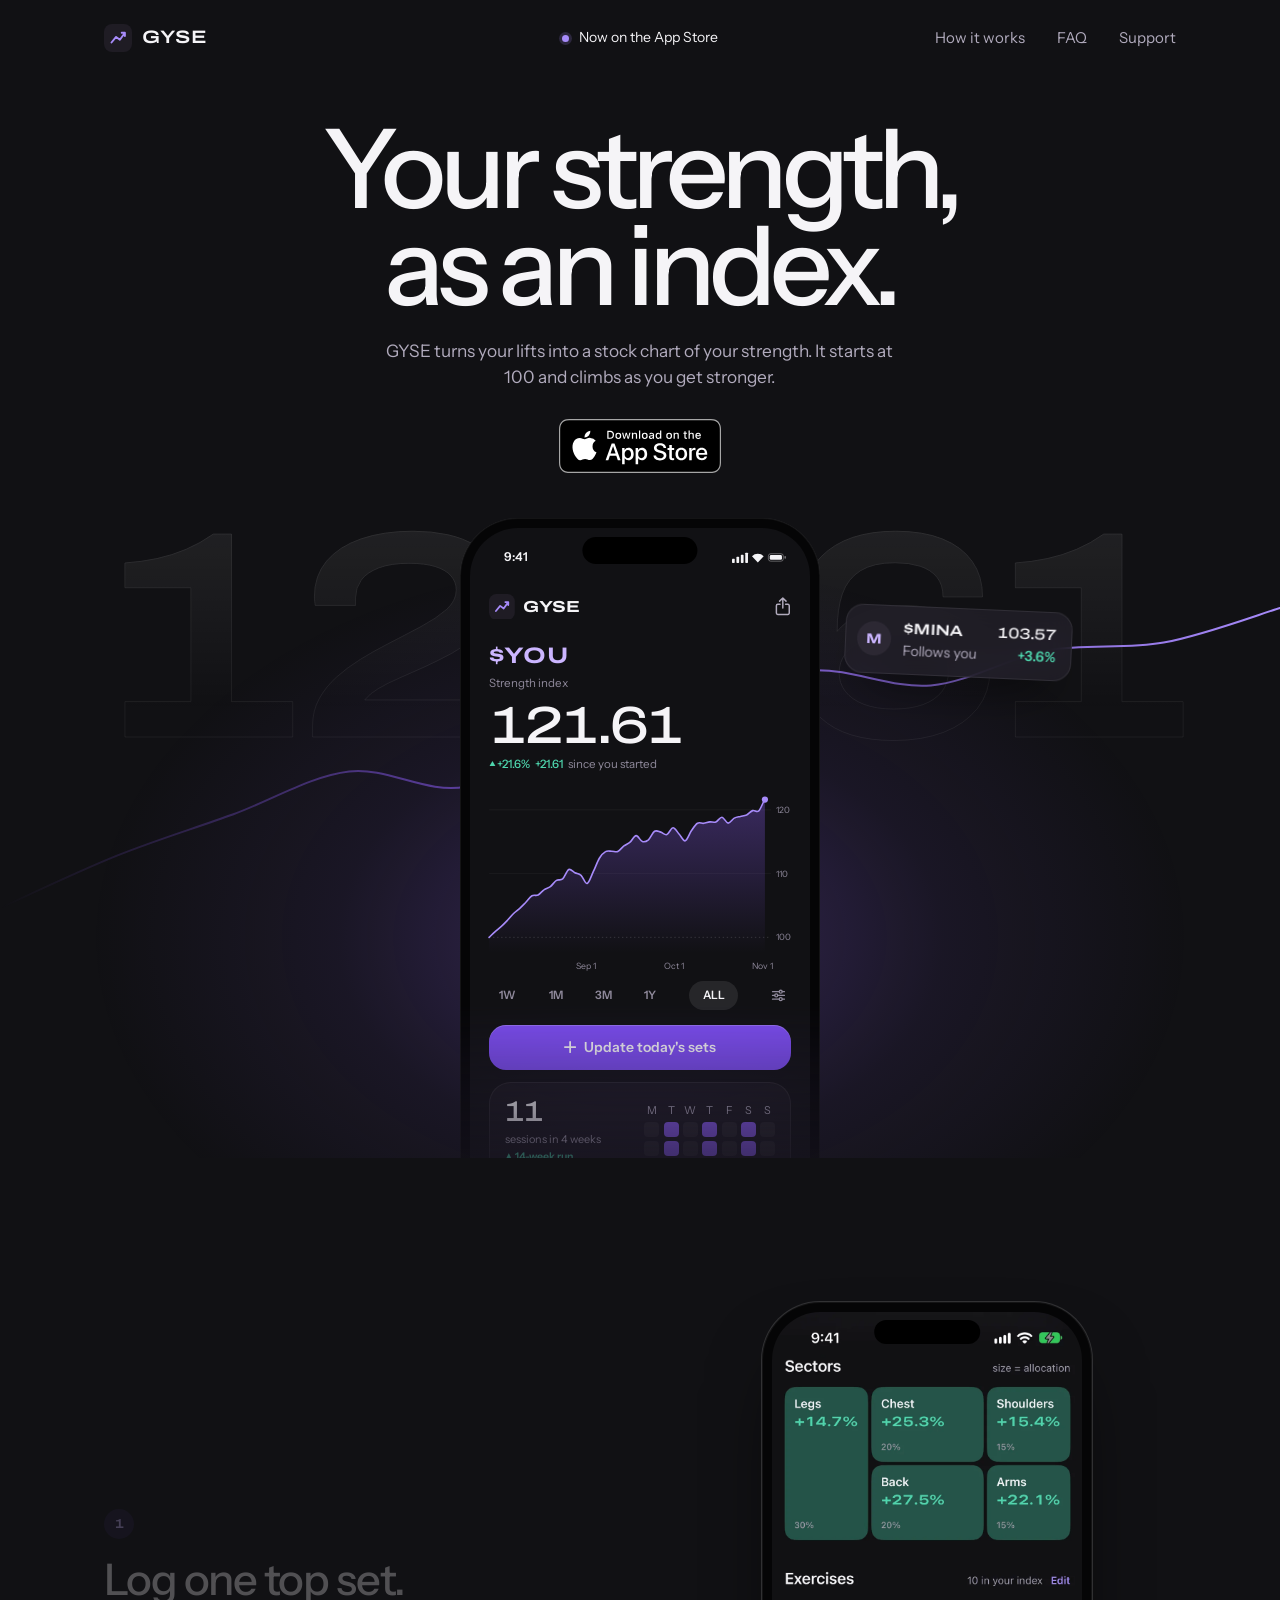
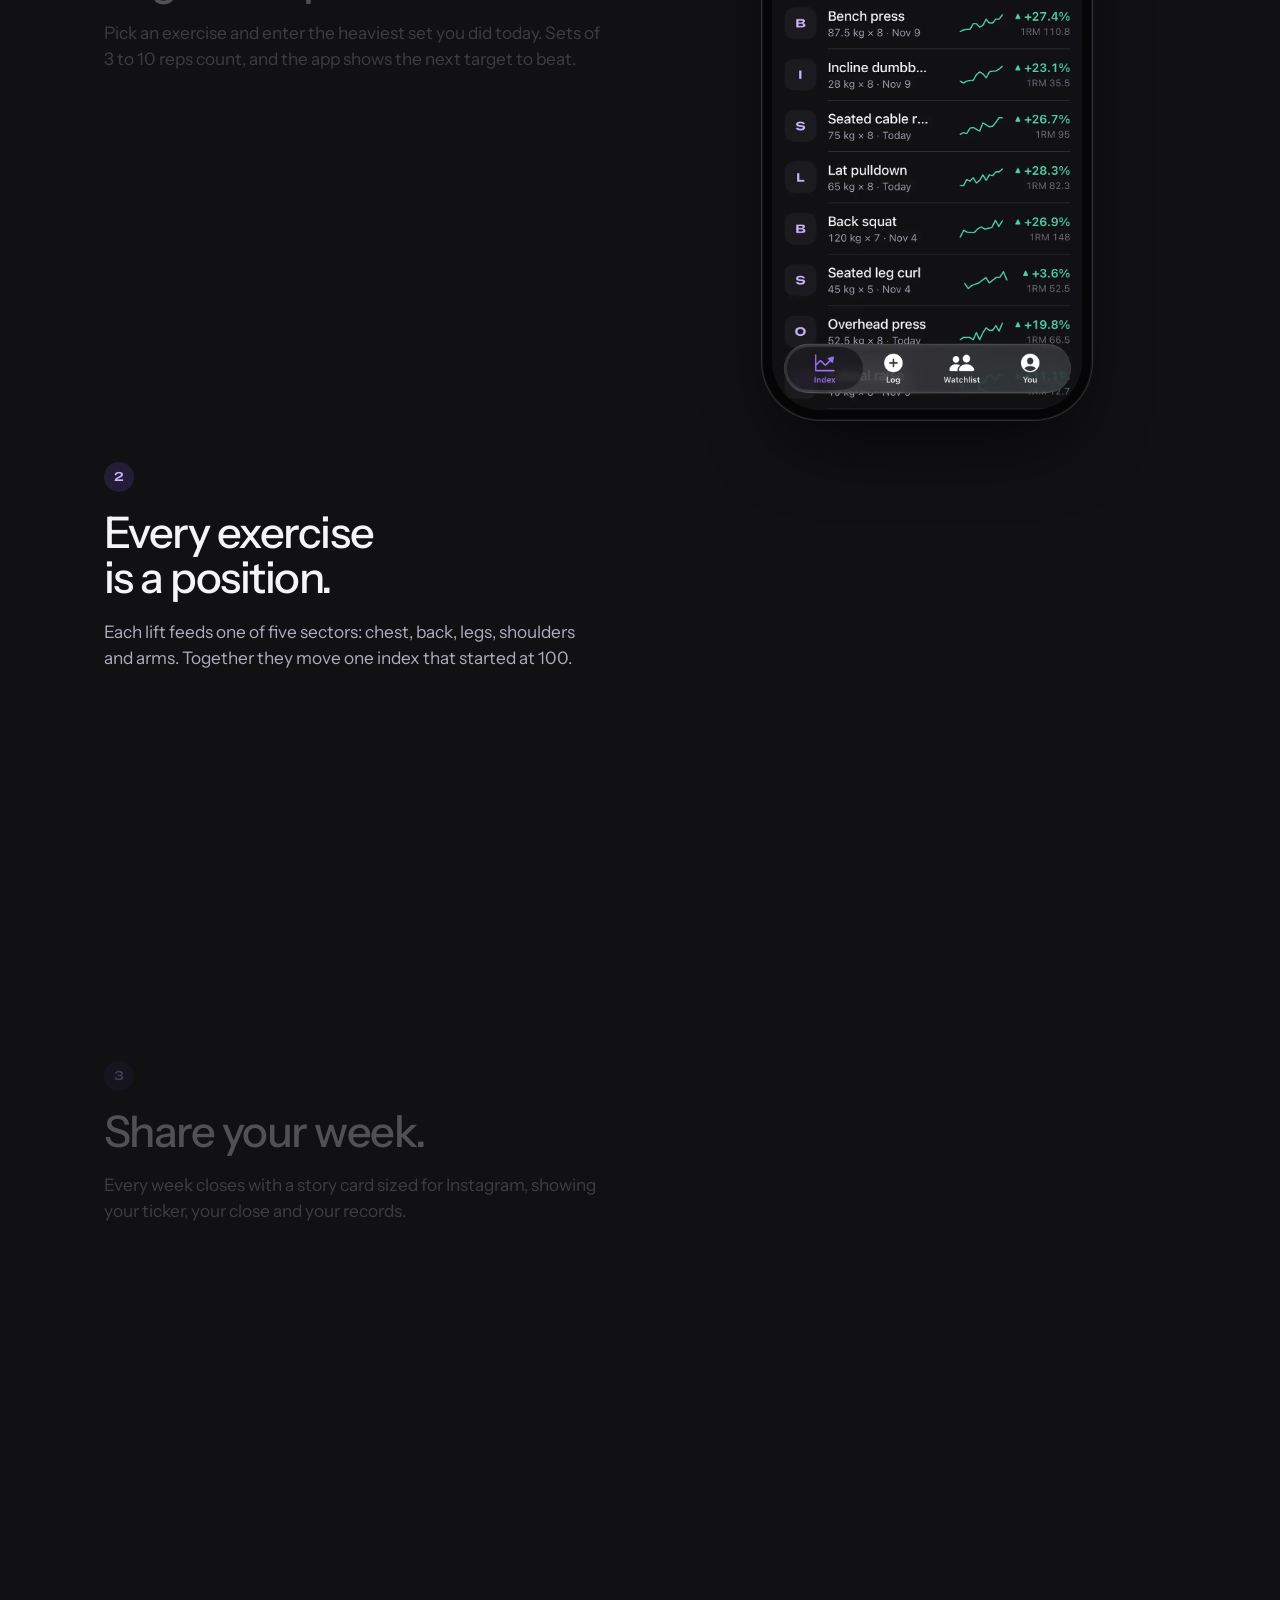
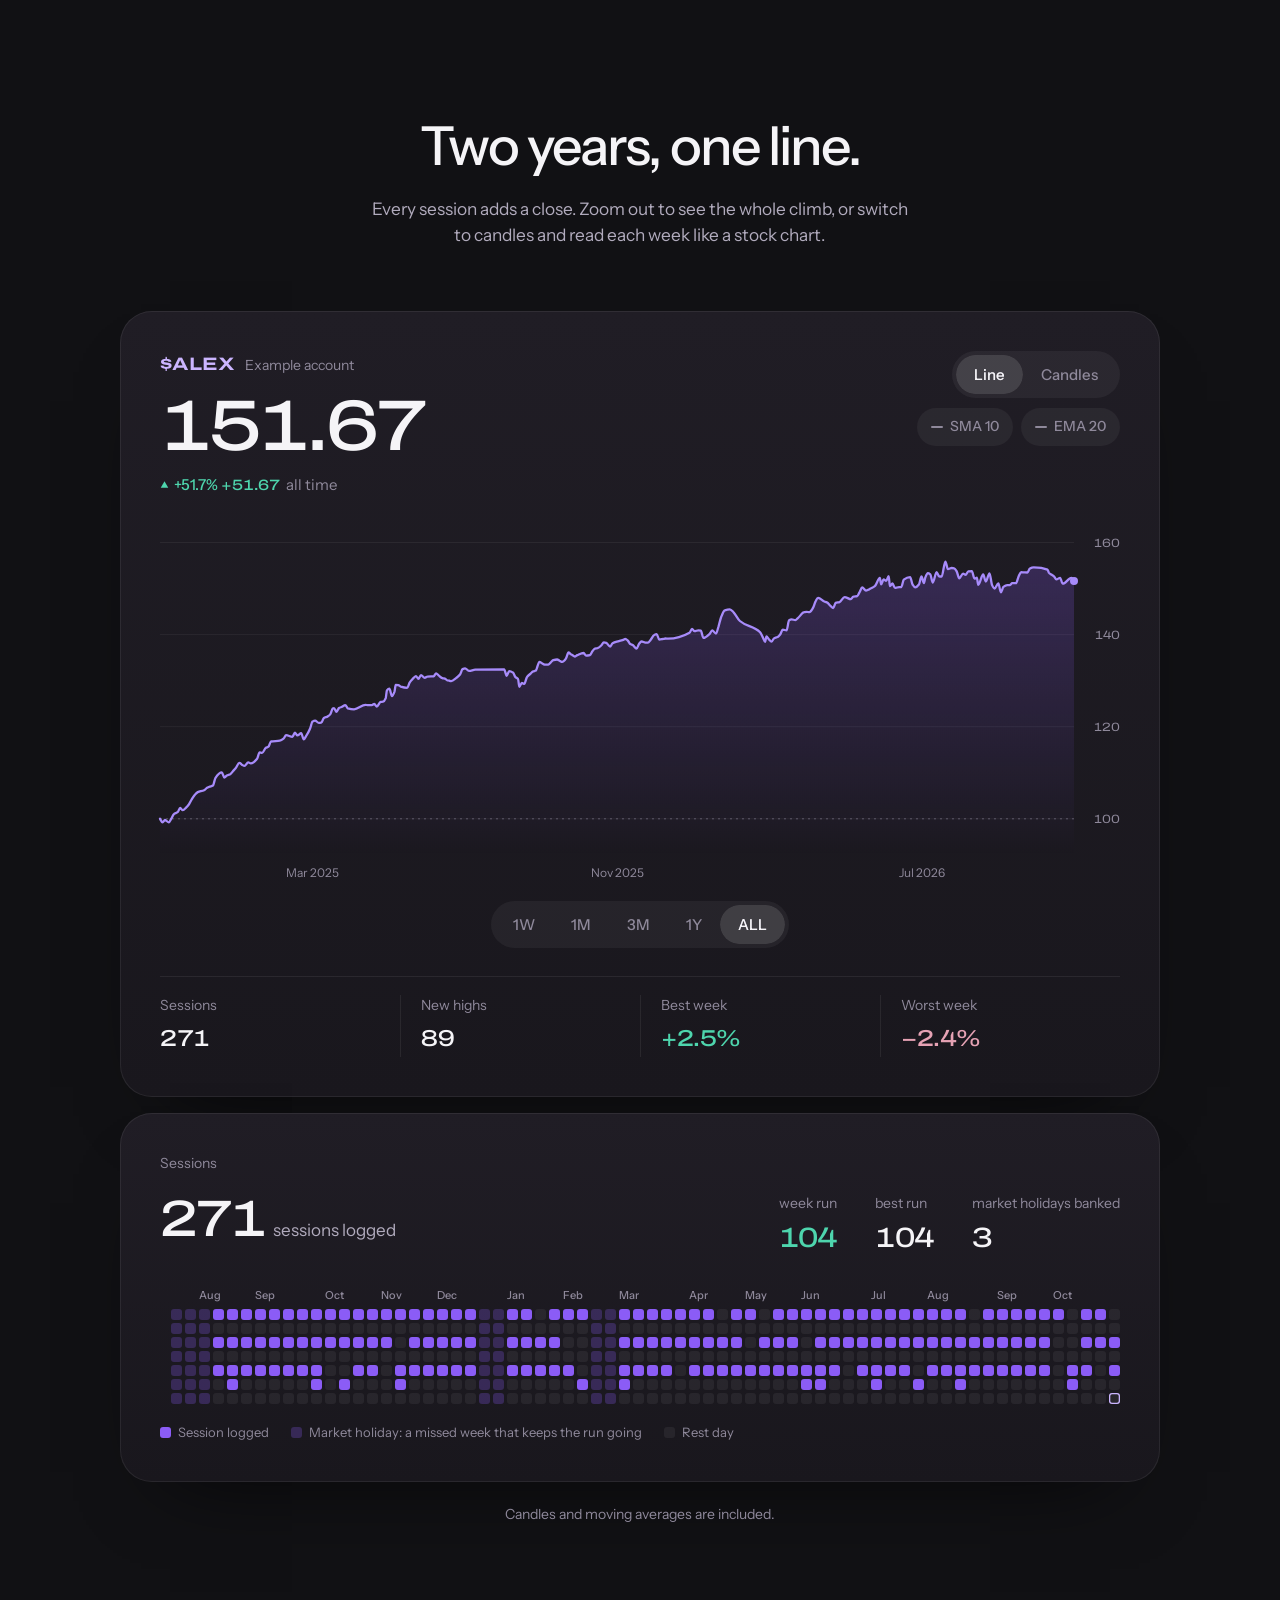
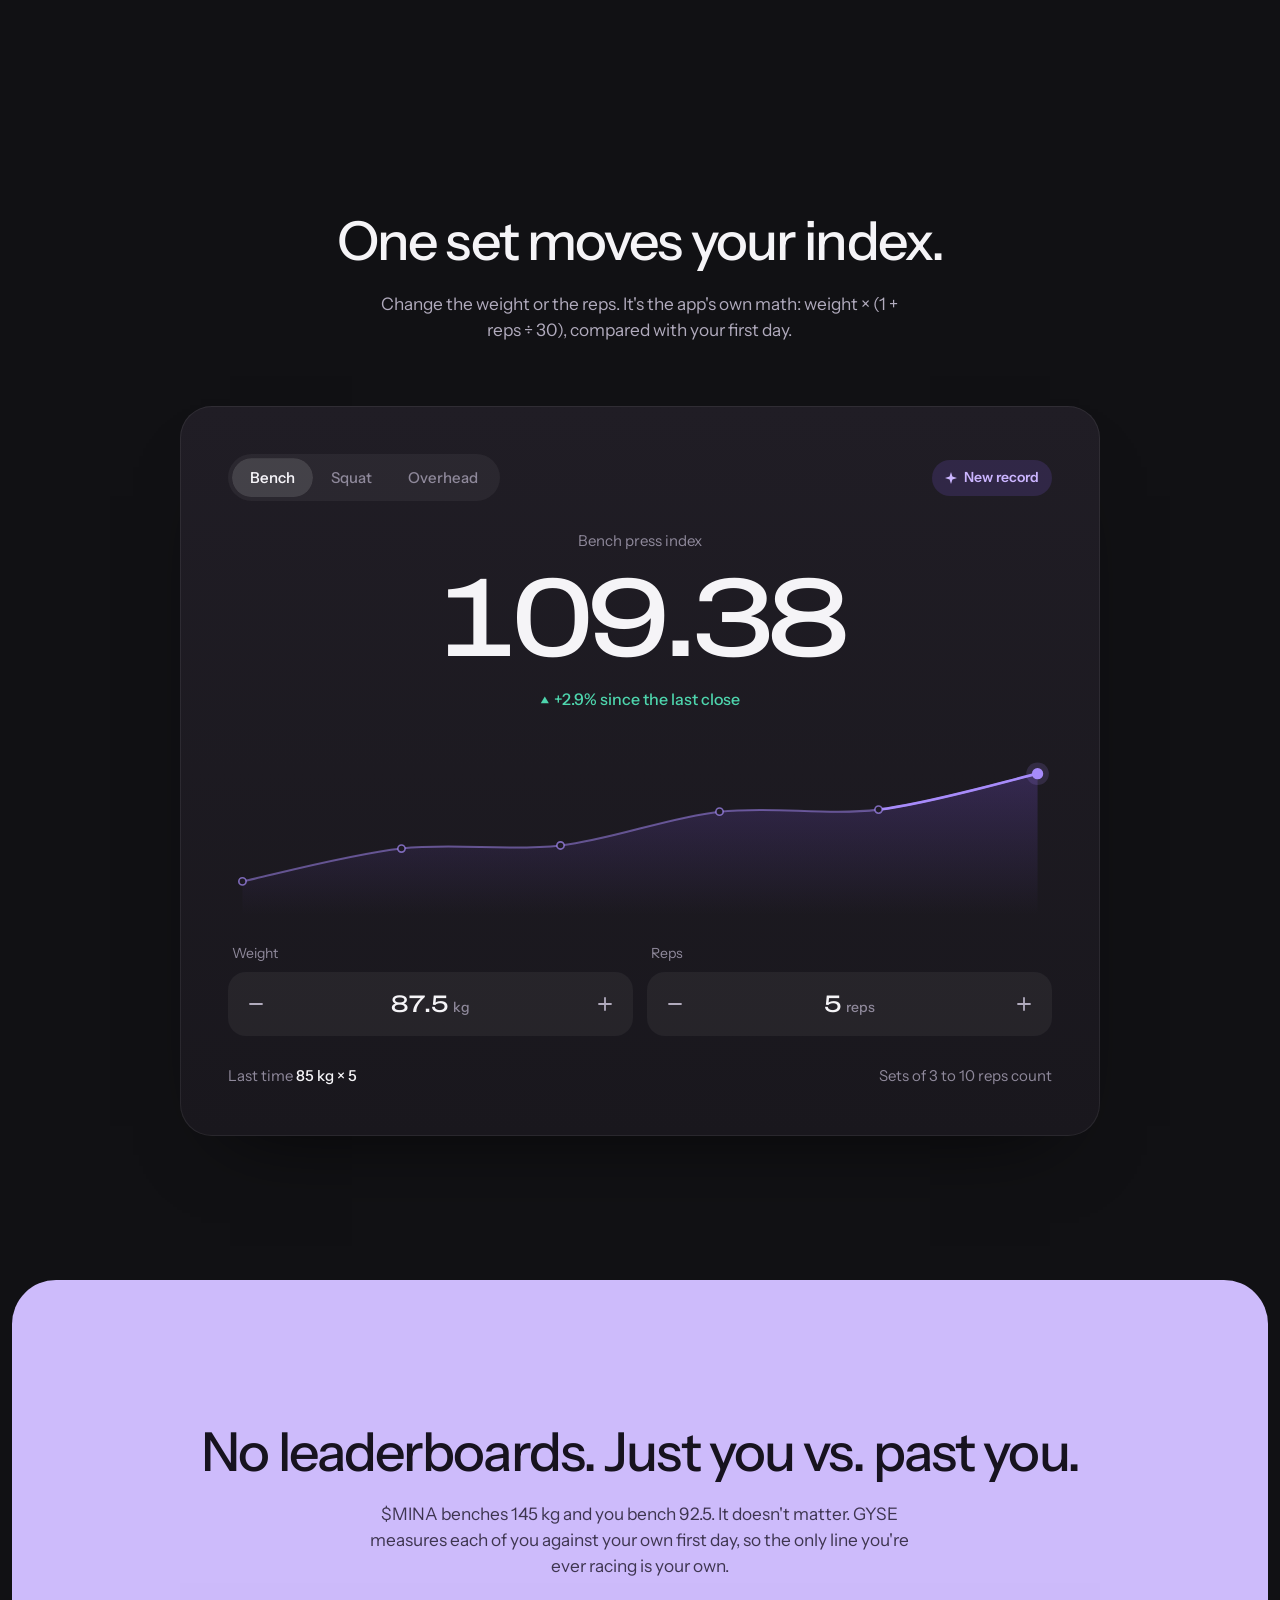
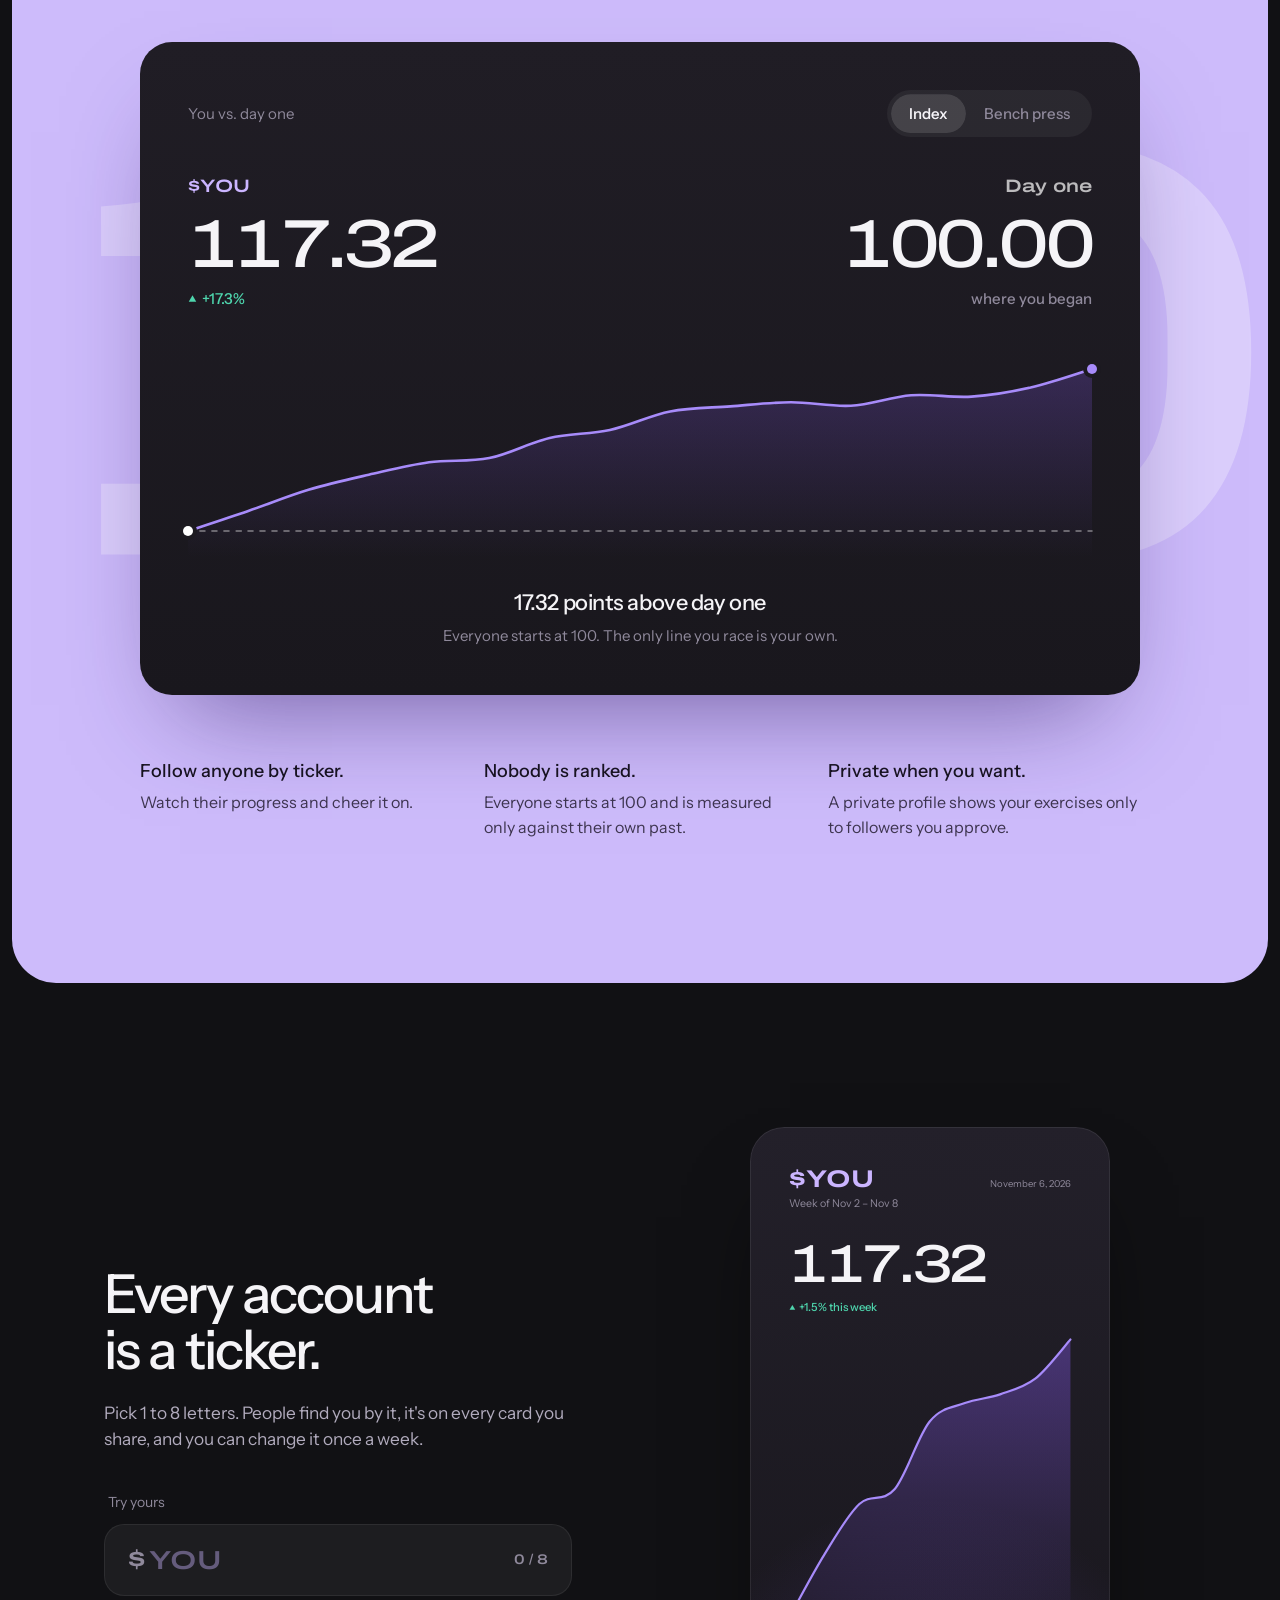
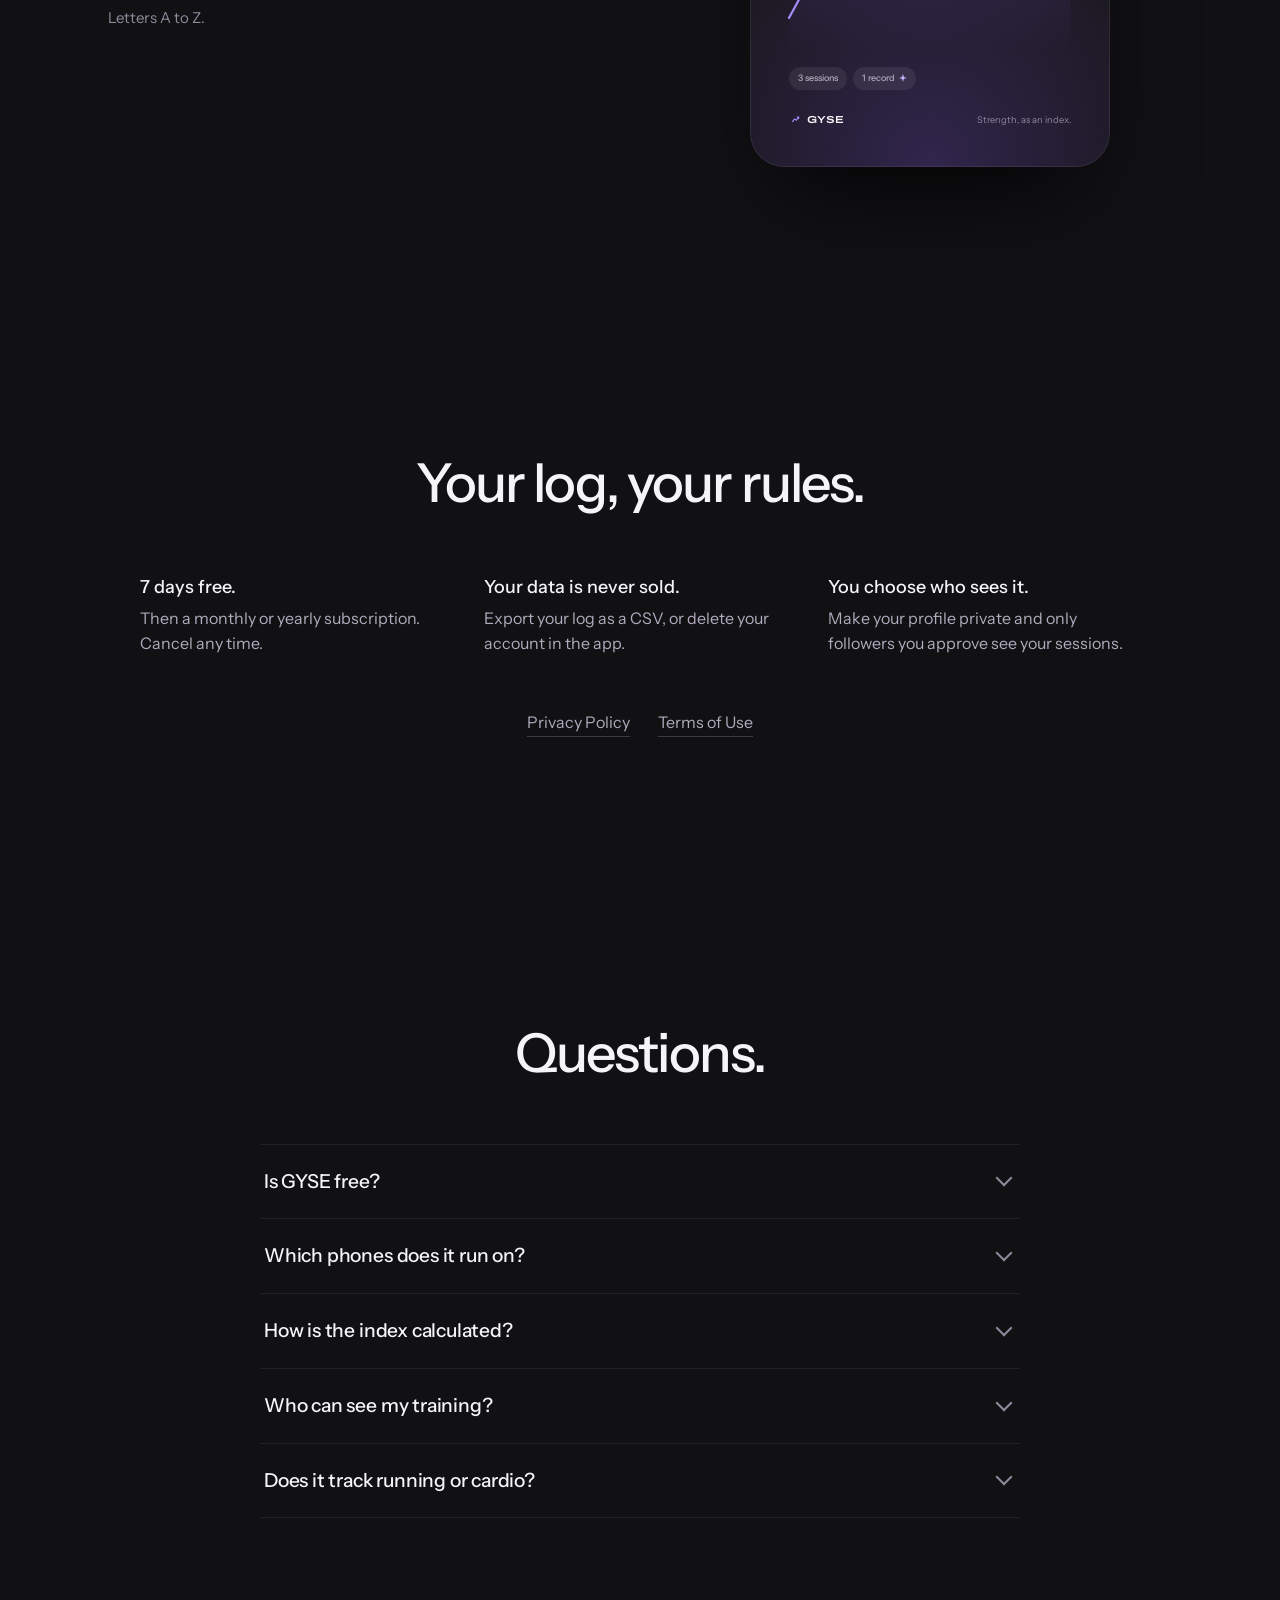
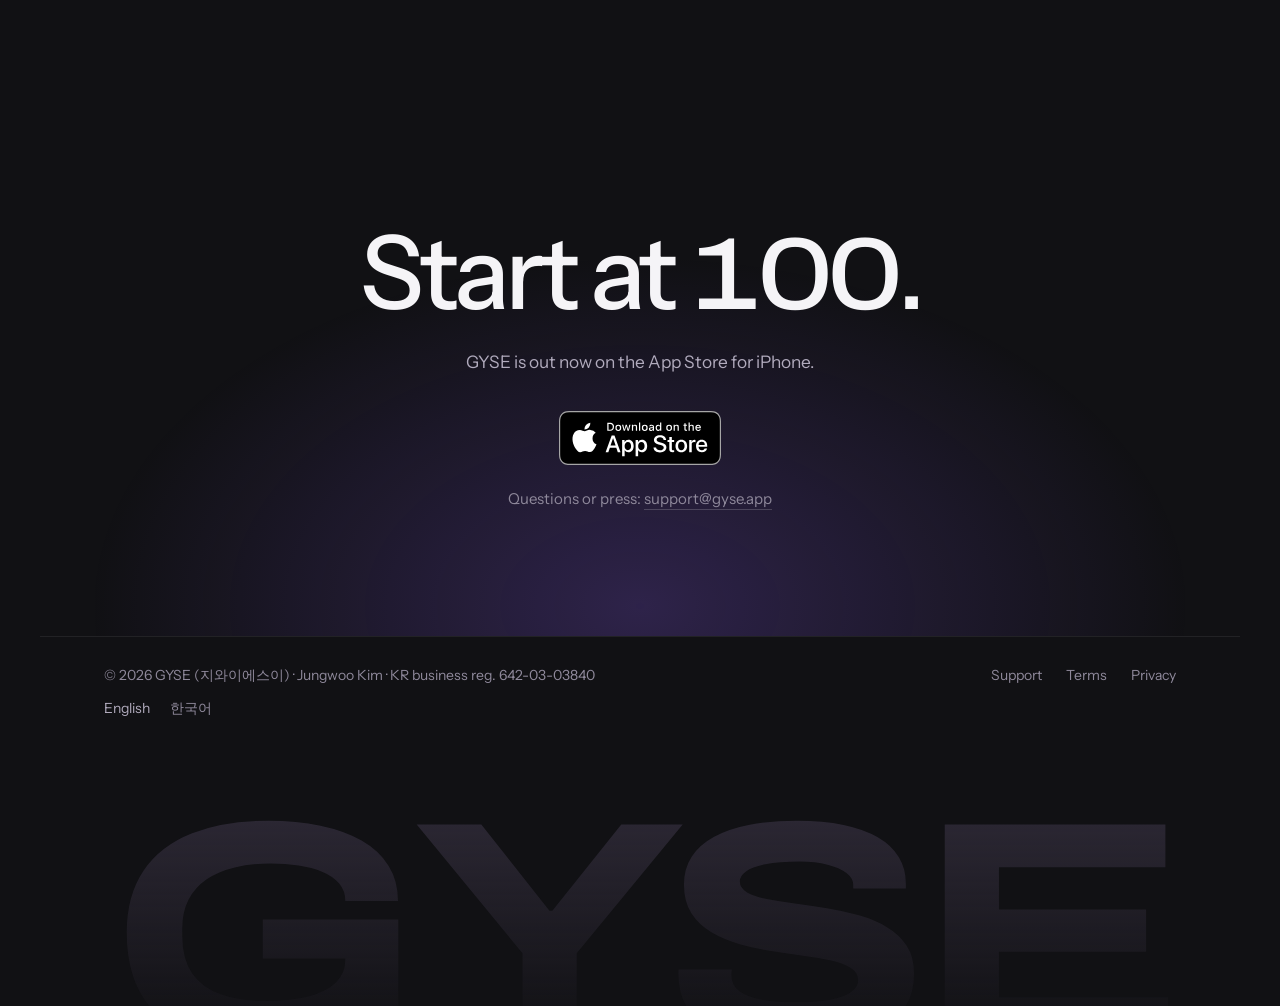
<file: index.html>
<!doctype html>
<html lang="en">
<head>
<meta charset="utf-8">
<meta name="viewport" content="width=device-width, initial-scale=1, viewport-fit=cover">
<meta http-equiv="Content-Security-Policy" content="default-src 'self'; script-src 'sha256-J1IRRQW+JyDMFVdDuyzE0bA4EYCJC+1/nIpu2itvTQk='; style-src 'self' 'unsafe-inline'; img-src 'self' data:; font-src 'self'; connect-src 'self' https://lggthlqzohwxnammtzxg.supabase.co; object-src 'none'; base-uri 'none'; form-action 'none'">
<meta name="referrer" content="strict-origin-when-cross-origin">
<title>GYSE · Your strength, as an index</title>
<meta name="description" content="GYSE is a workout tracker for iPhone that turns your lifts into a stock-style chart of your strength. It starts at 100 and climbs as you get stronger.">
<meta property="og:title" content="GYSE: your strength, as an index">
<meta property="og:description" content="A workout tracker that turns your lifts into a stock-style chart of your strength.">
<meta property="og:url" content="https://gyse.app/">
<link rel="canonical" href="https://gyse.app/">
<link rel="alternate" hreflang="en" href="https://gyse.app/">
<link rel="alternate" hreflang="ko" href="https://gyse.app/ko/">
<link rel="alternate" hreflang="x-default" href="https://gyse.app/">
<meta property="og:image" content="https://gyse.app/assets/og.jpg">
<meta name="twitter:card" content="summary_large_image">
<meta name="theme-color" content="#111114">
<meta name="color-scheme" content="dark">
<link rel="icon" href="/favicon.ico" sizes="32x32">
<link rel="icon" href="/assets/icon.svg" type="image/svg+xml">
<link rel="apple-touch-icon" href="/apple-touch-icon.png">
<link rel="preload" as="font" type="font/woff2" href="/assets/fonts/instrument-sans-var.woff2" crossorigin>
<noscript><style>.scr { display: none; }</style></noscript>
<style>
/* Instrument Sans for words, Archivo at 125% width for numbers and tickers (the app's SF Pro Expanded voice).
   Both SIL Open Font License, served from gyse.app. */
@font-face { font-family: "Instrument Sans"; src: url(/assets/fonts/instrument-sans-var.woff2) format("woff2"); font-weight: 400 700; font-display: swap; }
@font-face { font-family: "Archivo"; src: url(/assets/fonts/archivo-var.woff2) format("woff2"); font-weight: 100 900; font-stretch: 62% 125%; font-display: swap; }

/* Layout: one centred column of calm type; real app screens carry the page. Colour comes from the app (Theme.swift). */
:root {
  color-scheme: dark;
  --bg: #111114; --card: #19171D; --card-2: #201D25; --line: rgba(255,255,255,.07);
  --text: #F5F4F7; --body: #B1ABBD; --muted: #8F899B;
  --purple: #8B5CF6; --btn: #7C4DF0; --violet: #A78BFA; --lilac: #CBB5FF;
  --up: #4ED5AD; --down: #E6A2B4;
  --sans: "Instrument Sans", -apple-system, system-ui, sans-serif;
  --num: "Archivo", "Instrument Sans", system-ui, sans-serif;
  --ease-out: cubic-bezier(.23, 1, .32, 1);
  --ease-io: cubic-bezier(.77, 0, .175, 1);
  --gutter: clamp(20px, 5vw, 72px);
}
* { box-sizing: border-box; }
html { -webkit-text-size-adjust: 100%; background: var(--bg); scrollbar-color: #2A2730 var(--bg); }
body { margin: 0; background: var(--bg); color: var(--text); font-family: var(--sans); font-size: 18px; line-height: 1.55;
       -webkit-font-smoothing: antialiased; text-rendering: optimizeLegibility; caret-color: var(--violet); }
::selection { background: rgba(139, 92, 246, .5); color: #fff; }
a { color: inherit; }
button { font: inherit; color: inherit; }
img { max-width: 100%; display: block; }
figure { margin: 0; }
:focus-visible { outline: 2px solid var(--violet); outline-offset: 3px; border-radius: 8px; }
.wrap { width: 100%; max-width: 1200px; margin: 0 auto; padding: 0 var(--gutter); }
.center { text-align: center; }
.num { font-family: var(--num); font-stretch: 125%; font-variant-numeric: lining-nums tabular-nums; }

h1, h2, h3 { margin: 0; font-weight: 500; letter-spacing: -.035em; text-wrap: balance; }
h1 { font-size: clamp(44px, 8.6vw, 136px); line-height: .88; letter-spacing: -.06em; }
h2 { font-size: clamp(34px, 4.2vw, 56px); line-height: 1.04; }
p { margin: 0; }
.lead { color: var(--body); font-size: clamp(17px, 1.35vw, 20px); line-height: 1.5; max-width: 32em; text-wrap: pretty; }
.center .lead, .sec-head .lead { margin-left: auto; margin-right: auto; }
.up { color: var(--up); } .down { color: var(--down); } .flat { color: var(--muted); }
.tri { display: inline-block; width: .6em; height: .6em; margin-right: .3em; vertical-align: .03em; }

/* ---------- Pressables ---------- */
.btn { display: inline-flex; align-items: center; justify-content: center; min-height: 54px; padding: 0 28px; border-radius: 999px; border: 0; cursor: pointer;
       background: var(--btn); color: #fff; font-weight: 600; font-size: 17px; letter-spacing: -.005em; text-decoration: none;
       box-shadow: inset 0 1px 0 rgba(255,255,255,.22), 0 10px 30px -10px rgba(139,92,246,.7);
       transition: transform 160ms var(--ease-out), background-color 160ms ease, box-shadow 200ms ease; }
.btn:active { transform: scale(.97); }
@media (hover: hover) and (pointer: fine) { .btn:hover { background: #8656F4; box-shadow: inset 0 1px 0 rgba(255,255,255,.26), 0 14px 36px -10px rgba(139,92,246,.85); } }
.link { text-decoration: none; background: linear-gradient(currentColor, currentColor) 0 100% / 0 1px no-repeat, linear-gradient(rgba(255,255,255,.18), rgba(255,255,255,.18)) 0 100% / 100% 1px no-repeat;
        padding-bottom: 2px; transition: background-size 220ms var(--ease-out); }
@media (hover: hover) and (pointer: fine) { .link:hover { background-size: 100% 1px, 100% 1px; } }

/* Segmented control: a lit copy of the row is clipped to the chosen option, so pill and label colour move as one. */
.seg { position: relative; display: inline-flex; padding: 4px; border-radius: 999px; background: rgba(255,255,255,.05); }
.seg button { position: relative; border: 0; background: transparent; color: var(--muted); font-size: 15px; font-weight: 500; padding: 8px 18px; border-radius: 999px; cursor: pointer; white-space: nowrap; transition: color 150ms ease; }
@media (hover: hover) and (pointer: fine) { .seg button:hover { color: var(--text); } }
.seg .lit { position: absolute; inset: 4px; display: flex; pointer-events: none; clip-path: inset(0 100% 0 0 round 999px); }
.seg .lit > span { flex: none; display: grid; place-items: center; font-size: 15px; font-weight: 500; padding: 8px 18px; border-radius: 999px; background: rgba(255,255,255,.12); color: var(--text); white-space: nowrap; }
.seg.ready .lit { transition: clip-path 280ms var(--ease-io); }
.seg[hidden] { display: none; }
.seg .lit > span { display: flex; align-items: center; justify-content: center; }

/* ---------- Header ---------- */
.bar { display: grid; grid-template-columns: 1fr auto 1fr; align-items: center; column-gap: 24px; height: 76px; }
.bar nav { justify-self: end; }
.bar-note { display: inline-flex; align-items: center; gap: 10px; color: var(--body); font-size: 14px; }
.bar-note i { width: 7px; height: 7px; border-radius: 50%; background: var(--violet); box-shadow: 0 0 0 3px rgba(167,139,250,.18); }
.brand { display: inline-flex; align-items: center; gap: 10px; text-decoration: none; font-family: var(--num); font-stretch: 125%; font-weight: 600; font-size: 18px; letter-spacing: .01em; }
.brand svg { width: 28px; height: 28px; }
.bar nav { display: flex; gap: 32px; }
.bar nav a { font-size: 15px; color: var(--body); text-decoration: none; transition: color 150ms ease; }
@media (hover: hover) and (pointer: fine) { .bar nav a:hover { color: var(--text); } }
@media (max-width: 1023px) { .bar-note { display: none; } .bar { grid-template-columns: 1fr auto; } }   /* the links need the room, most of all in Spanish */

/* ---------- Hero ---------- */
.hero { position: relative; overflow: hidden; isolation: isolate; padding-top: clamp(20px, 5vh, 64px); }
.hero-copy { display: grid; justify-items: center; gap: clamp(18px, 2.6vh, 26px); text-align: center; position: relative; z-index: 2; }
.soon { display: inline-flex; align-items: center; gap: 10px; padding: 7px 14px 7px 12px; border-radius: 999px; background: rgba(255,255,255,.05); color: var(--body); font-size: 14px; font-weight: 500; }
.soon i { width: 7px; height: 7px; border-radius: 50%; background: var(--violet); box-shadow: 0 0 0 3px rgba(167,139,250,.18); }
.hero .lead { max-width: 30em; }
/* Reserve, in the hero: one field. The phone below shows the ticker as you type it. */
.hrsv { width: min(100%, 500px); }
.hrsv form { display: grid; gap: 10px; }
.hrsv form[hidden], .hrsv[hidden] { display: none; }
.hbox { display: flex; align-items: center; height: 68px; padding: 0 8px 0 26px; border-radius: 999px; background: rgba(255,255,255,.06); box-shadow: inset 0 0 0 1px rgba(255,255,255,.13);
        -webkit-backdrop-filter: blur(10px); backdrop-filter: blur(10px); transition: box-shadow 160ms ease; }
.hbox:focus-within { box-shadow: inset 0 0 0 1px var(--violet), 0 0 0 4px rgba(139,92,246,.22), 0 20px 50px -20px rgba(139,92,246,.5); }
.hbox > span { font-family: var(--num); font-stretch: 125%; color: var(--muted); font-size: 24px; font-weight: 600; }
.hbox input { flex: 1; width: 100%; min-width: 0; height: 100%; border: 0; outline: 0; background: transparent; color: var(--lilac); font-family: var(--num); font-stretch: 125%;
              font-size: 24px; font-weight: 600; letter-spacing: .01em; text-transform: uppercase; padding: 0 8px 0 4px; }
.hbox input::placeholder { color: rgba(203,181,255,.42); }
.hbox .btn { min-height: 52px; padding: 0 26px; flex: none; }
.hbox .btn[hidden] { display: none; }
.hrsv .msg { margin: 0; font-size: 15px; color: var(--muted); min-height: 1.55em; }
.hrsv .msg.warn { color: var(--down); }
.hrsv .msg.ok { color: var(--up); }
.hstep { display: grid; gap: 10px; margin-top: 2px; }
.hstep[hidden] { display: none; }
.hstep .emf { border-radius: 999px; height: 60px; padding: 0 26px; }
.hstep .btn { width: 100%; }
.hrsv .rsv-done { margin: 0; max-width: none; text-align: left; }
.hero .actions:not(:has(.btn, .badge)) { display: none; }   /* before launch the field above is the action; at launch the badge here becomes the download button */
.actions { display: flex; flex-wrap: wrap; justify-content: center; align-items: center; gap: 12px; margin-top: 6px; }
/* App Store badge: "coming soon" until assets/store.json has the app's link, then a download link. */
.store { display: inline-flex; align-items: center; justify-content: center; gap: 10px; min-height: 54px; padding: 0 22px 0 18px; border-radius: 999px; white-space: nowrap;
         background: rgba(255,255,255,.06); box-shadow: inset 0 0 0 1px rgba(255,255,255,.1); color: var(--text); font-size: 16px; font-weight: 500; text-decoration: none; }
.store svg { width: 16px; height: 22px; flex: none; color: var(--lilac); }
.store .soft { color: var(--body); }
.badge { display: inline-flex; border-radius: 10px; transition: transform .15s ease; }
.badge img { display: block; height: 54px; width: auto; }
.badge:hover { transform: translateY(-1px); }
.btn svg { width: 16px; height: 22px; margin-right: 10px; flex: none; }
.btn.quiet { background: rgba(255,255,255,.06); box-shadow: inset 0 0 0 1px rgba(255,255,255,.1); }
@media (hover: hover) and (pointer: fine) { .btn.quiet:hover { background: rgba(255,255,255,.1); box-shadow: inset 0 0 0 1px rgba(255,255,255,.14); } }
a.bar-note { text-decoration: none; color: var(--text); }
.stage { position: relative; height: clamp(500px, 62vw, 640px); margin-top: clamp(26px, 5vh, 60px); }
.stage .glow { position: absolute; left: 50%; top: 40px; width: min(1100px, 130vw); height: 760px; transform: translateX(-50%); z-index: -1;
               background: radial-gradient(closest-side, rgba(139,92,246,.30), rgba(139,92,246,.08) 55%, transparent); }
.ghost { position: absolute; left: 50%; top: 4px; transform: translateX(-50%); z-index: -1; white-space: nowrap; pointer-events: none; user-select: none;
         font-size: calc(clamp(130px, 23vw, 360px) * var(--gs, 1)); font-weight: 600; letter-spacing: -.05em; line-height: .8; color: transparent; -webkit-text-stroke: 1px rgba(255,255,255,.06);
         background: linear-gradient(180deg, rgba(255,255,255,.07), rgba(255,255,255,0) 80%); -webkit-background-clip: text; background-clip: text; }
.floats { position: absolute; inset: 0; z-index: 2; pointer-events: none; }
.float { position: absolute; display: flex; align-items: center; gap: 12px; padding: 12px 16px 12px 12px; border-radius: 18px; font-size: 14px; color: var(--body); white-space: nowrap;
         background: rgba(34,31,40,.78); -webkit-backdrop-filter: blur(14px) saturate(140%); backdrop-filter: blur(14px) saturate(140%);
         box-shadow: inset 0 0 0 1px rgba(255,255,255,.08), 0 24px 50px -24px rgba(0,0,0,.9); will-change: transform; }
.float b { display: block; color: var(--text); font-weight: 600; font-size: 15px; }
.float em { font-style: normal; color: var(--up); font-weight: 600; font-size: 14px; }
.float .rec-i { width: 34px; height: 34px; border-radius: 11px; display: grid; place-items: center; background: rgba(139,92,246,.2); color: var(--lilac); }
.float .rec-i svg { width: 14px; height: 14px; }
.float .av { width: 34px; height: 34px; border-radius: 50%; display: grid; place-items: center; background: #2C2833; color: var(--lilac); font-weight: 700; font-family: var(--num); font-stretch: 125%; }
.float .fv { text-align: right; margin-left: 8px; }
.float .fv b { font-weight: 500; }
.float .tg { width: 16px; height: 16px; color: var(--muted); margin-left: 4px; }
.float.f3 b { display: inline; font-weight: 500; font-size: 14px; }
/* The cards arrive with the story the phone tells: someone follows you, a set is logged, the next target appears. */
.js .float { opacity: 0; scale: .92; transition: opacity 500ms ease, scale 600ms var(--ease-out); }
.js .float.in { opacity: 1; scale: 1; }
.f1 { left: calc(50% - 470px); top: 150px; rotate: -3deg; }
.f2 { left: calc(50% + 205px); top: 90px; rotate: 2.5deg; }
.f3 { left: calc(50% - 400px); top: 360px; rotate: 2deg; }
@media (max-width: 1100px) { .f3 { display: none; } .f1 { left: calc(50% - 380px); } .f2 { left: calc(50% + 170px); } }
@media (max-width: 820px) { .floats { display: none; } }
.stage svg.line { position: absolute; left: 0; width: 100%; top: 60px; height: 360px; overflow: visible; z-index: 0; }
.phone { position: relative; z-index: 1; width: min(360px, 78vw); margin: 0 auto; aspect-ratio: 900 / 1957; padding: 10px; border-radius: 58px;
         background: #050506; box-shadow: 0 0 0 1px rgba(255,255,255,.14), inset 0 0 0 1px rgba(255,255,255,.06), 0 40px 80px -30px rgba(0,0,0,.8); }
.phone img { width: 100%; height: 100%; border-radius: 48px; object-fit: cover; background: var(--bg); }
.phone::after { content: ""; position: absolute; z-index: 2; top: 2.4%; left: 50%; width: 32%; height: 3.4%; transform: translateX(-50%); border-radius: 99px; background: #000; }
/* The hero's phone is drawn by the page (the app's Index tab in miniature), so it can carry the ticker you type and
   climb from 100. Everything is sized in cqw, so it scales with the phone like the screenshot it replaces. */
.scr { position: absolute; inset: 10px; border-radius: 48px; overflow: hidden; background: var(--bg); color: var(--text); container-type: inline-size; text-align: left; line-height: 1.2; }
.scr .sb { display: flex; justify-content: space-between; align-items: center; padding: 6.6cqw 7cqw 0 10cqw; font-size: 3.6cqw; font-weight: 600; letter-spacing: -.01em; }
.scr .sb svg { width: 16cqw; height: 3.2cqw; }
.scr .pad { padding: 0 5.6cqw; }
.scr .tp { display: flex; justify-content: space-between; align-items: center; margin-top: 8.4cqw; }
.scr .tp b { display: inline-flex; align-items: center; gap: 2.4cqw; font-family: var(--num); font-stretch: 125%; font-weight: 700; font-size: 4.7cqw; letter-spacing: .01em; }
.scr .tp b svg { width: 7.6cqw; height: 7.6cqw; }
.scr .tp > svg { width: 4.6cqw; height: 5.4cqw; color: var(--body); }
.scr .tk { display: flex; flex-wrap: wrap; align-items: center; gap: 1.6cqw 2.4cqw; margin-top: 7.2cqw; min-height: 7.4cqw; }
.scr .tk b { font-family: var(--num); font-stretch: 125%; font-weight: 700; font-size: 6.6cqw; line-height: 1; color: var(--lilac); letter-spacing: .01em; }
.scr .tk b[data-long] { font-size: 5.4cqw; }
.scr .ath { display: inline-flex; align-items: center; gap: 1.3cqw; padding: 1.4cqw 2.5cqw; border-radius: 99px; background: rgba(139,92,246,.2); color: var(--lilac); font-size: 2.9cqw; font-weight: 600; white-space: nowrap;
            transition: opacity 320ms ease, scale 460ms var(--ease-out); }
.scr .ath svg { width: 2.5cqw; height: 2.5cqw; }
.js .scr .ath:not(.on) { opacity: 0; scale: .8; }
.scr .lb { margin-top: 2.4cqw; color: var(--muted); font-size: 3.4cqw; }
.scr .big { margin-top: 2cqw; font-size: 15.4cqw; font-weight: 500; letter-spacing: -.04em; line-height: 1.06; }
.scr .chg { margin-top: 1.2cqw; font-size: 3.4cqw; font-weight: 500; color: var(--up); white-space: nowrap; }
.scr .chg .tri { margin-right: .1em; }
.scr .chg b { font-weight: 500; margin-right: 1.4cqw; }
.scr .chg span { color: var(--muted); font-weight: 400; }
.scr svg.hc { display: block; width: 88.9cqw; height: 54.3cqw; margin-top: 5.2cqw; overflow: visible; }
.scr .rg { display: flex; align-items: center; justify-content: space-between; margin-top: 2.2cqw; padding: 0 1.6cqw 0 3cqw; color: var(--muted); font-size: 3.4cqw; font-weight: 600; }
.scr .rg .on { padding: 2.2cqw 4cqw; border-radius: 99px; background: rgba(255,255,255,.09); color: var(--text); }
.scr .rg svg { width: 4.4cqw; height: 4.4cqw; }
.scr .cta { display: flex; align-items: center; justify-content: center; gap: 2.2cqw; height: 13.2cqw; margin-top: 4.4cqw; border-radius: 5cqw; background: var(--btn); font-size: 4.1cqw; font-weight: 600;
            box-shadow: inset 0 1px 0 rgba(255,255,255,.2); transition: scale 150ms var(--ease-out), filter 150ms ease; }
.scr .cta svg { width: 3.6cqw; height: 3.6cqw; }
.scr .cta.press { scale: .965; filter: brightness(1.18); }
.scr .ss { display: flex; justify-content: space-between; gap: 4cqw; margin-top: 3.6cqw; padding: 4.6cqw; border-radius: 6.4cqw; background: var(--card); box-shadow: inset 0 0 0 1px var(--line); }
.scr .ss b { display: block; font-family: var(--num); font-stretch: 125%; font-size: 8.4cqw; font-weight: 500; line-height: 1; }
.scr .ss span { display: block; margin-top: 2cqw; color: var(--body); font-size: 3.2cqw; }
.scr .ss em { display: block; margin-top: 1.6cqw; font-style: normal; color: var(--up); font-size: 3.1cqw; font-weight: 600; }
.scr .gr { display: grid; grid-template-columns: repeat(7, 4.4cqw); gap: 1.3cqw; align-content: start; color: var(--muted); font-size: 2.4cqw; text-align: center; }
.scr .gr i { height: 4.4cqw; border-radius: 1.2cqw; background: rgba(255,255,255,.06); }
.scr .gr i.on { background: var(--purple); }
.scr .tst { position: absolute; z-index: 3; left: 50%; top: 13.4cqw; translate: -50% -5cqw; opacity: 0; display: flex; align-items: center; gap: 1.8cqw; padding: 2.2cqw 3.8cqw 2.2cqw 3cqw; border-radius: 99px; white-space: nowrap;
            background: rgba(48,43,58,.97); box-shadow: inset 0 0 0 1px rgba(255,255,255,.1), 0 3cqw 8cqw -3cqw rgba(0,0,0,.9); color: var(--body); font-size: 3.2cqw;
            transition: opacity 240ms ease, translate 420ms var(--ease-out); }
.scr .tst.on { opacity: 1; translate: -50% 0; }
.scr .tst b { color: var(--text); font-weight: 600; }
.scr .tst svg { width: 3.6cqw; height: 3.6cqw; color: var(--up); flex: none; }
/* The hero shows the top of the phone and lets it fade into the page. */
.hero .phone { -webkit-mask-image: linear-gradient(#000 62%, transparent 92%); mask-image: linear-gradient(#000 62%, transparent 92%); }
@media (prefers-reduced-motion: no-preference) {
  .js .hero .phone { animation: rise 900ms var(--ease-out) 120ms both; }
  .js .stage .glow { animation: fade 1400ms ease 60ms both; }
}
@keyframes rise { from { opacity: 0; transform: translateY(28px); } }
@keyframes fade { from { opacity: 0; } }

/* ---------- Sections ---------- */
.sec { padding: clamp(110px, 16vh, 180px) 0; }
.sec-head { display: grid; gap: 22px; justify-items: center; text-align: center; margin-bottom: clamp(48px, 7vh, 80px); }

/* How it works: steps on the left, one phone that follows on the right */
.story { display: grid; grid-template-columns: minmax(0, 1fr) minmax(0, 1fr); gap: clamp(40px, 6vw, 96px); }
.steps { list-style: none; margin: 0; padding: 0; }
.step { min-height: 64vh; display: flex; flex-direction: column; justify-content: center; align-items: flex-start; gap: 18px; max-width: 30em; transition: opacity 360ms ease; }
.step .n { width: 30px; height: 30px; border-radius: 50%; display: grid; place-items: center; font-family: var(--num); font-stretch: 125%; font-size: 13px; font-weight: 600; color: var(--lilac); background: rgba(139,92,246,.16); }
.step h2 { font-size: clamp(32px, 3.4vw, 48px); }
.step .shot { display: none; }
.js .story .step { opacity: .28; }
.js .story .step.on { opacity: 1; }
.follow { position: sticky; top: calc(50vh - 370px); height: max-content; padding: 0 0 8vh; }
.follow .phone { width: 330px; max-width: 100%; }
.follow .phone img { position: absolute; inset: 10px; width: calc(100% - 20px); height: calc(100% - 20px); opacity: 0; transition: opacity 420ms ease; }
.follow .phone img.on { opacity: 1; }

/* Two years on one line: the app's chart (IndexChart.swift) at page size */
.pro { max-width: 1040px; margin: 0 auto; padding: clamp(20px, 3.2vw, 40px); }
.pro-top { display: flex; justify-content: space-between; align-items: flex-start; gap: 20px 32px; flex-wrap: wrap; }
.pro-sym { display: flex; align-items: baseline; gap: 10px; }
.pro-sym b { font-family: var(--num); font-stretch: 125%; color: var(--lilac); font-size: 18px; font-weight: 700; }
.pro-sym span { color: var(--muted); font-size: 14px; }
.pro-v { font-size: clamp(44px, 5.6vw, 72px); font-weight: 500; letter-spacing: -.04em; line-height: 1; margin-top: 12px; }
.pro-c { margin-top: 10px; font-size: 15px; font-weight: 500; min-height: 1.5em; }
.pro-c .when { color: var(--muted); font-weight: 400; margin-left: 6px; }
.pro-tools { display: flex; flex-direction: column; align-items: flex-end; gap: 10px; }
.pro-tools .row { display: flex; flex-wrap: wrap; justify-content: flex-end; gap: 8px; }
.plus { display: inline-block; font-size: 10px; font-weight: 700; letter-spacing: .06em; line-height: 1; padding: 3px 6px; border-radius: 6px; margin-left: 6px; vertical-align: 1px; background: rgba(139,92,246,.24); color: var(--lilac); }
.chip { display: inline-flex; align-items: center; gap: 7px; border: 0; cursor: pointer; padding: 8px 14px; border-radius: 999px; background: rgba(255,255,255,.05); color: var(--muted); font-size: 14px; font-weight: 500;
        transition: background-color 150ms ease, color 150ms ease, transform 160ms var(--ease-out); }
.chip i { width: 12px; height: 2px; border-radius: 2px; background: currentColor; }
.chip[aria-pressed="true"] { background: rgba(255,255,255,.12); color: var(--text); }
.chip[data-o="sma"][aria-pressed="true"] i { background: rgba(255,255,255,.6); }
.chip[data-o="ema"][aria-pressed="true"] i { background: #F2C46D; }
.chip:active { transform: scale(.97); }
@media (hover: hover) and (pointer: fine) { .chip:hover { color: var(--text); } }
.pro-plot { position: relative; height: clamp(260px, 40vh, 380px); margin-top: 26px; touch-action: pan-y; cursor: crosshair; user-select: none; -webkit-user-select: none; }
.pro-plot svg { position: absolute; inset: 0; width: 100%; height: 100%; overflow: visible; }
.pro-plot .layer { transition: opacity 160ms ease; }
.pro-plot.swapping .layer { opacity: 0; }
.pro-bottom { display: flex; justify-content: center; margin-top: 18px; }
.pro-stats { display: grid; grid-template-columns: repeat(4, minmax(0, 1fr)); margin: 28px 0 0; padding-top: 18px; border-top: 1px solid var(--line); }
.pro-stats div + div { padding-left: 20px; border-left: 1px solid var(--line); }
.pro-stats dt { color: var(--muted); font-size: 14px; }
.pro-stats dd { margin: 4px 0 0; font-size: clamp(18px, 1.8vw, 24px); font-weight: 500; letter-spacing: -.02em; }
/* Sessions: the app's training grid (HomeView SessionsCard) and weekly run (WeeklyRun), over the same two years */
.sess { max-width: 1040px; margin: 16px auto 0; padding: clamp(20px, 3.2vw, 40px); }
.sess-top { display: flex; justify-content: space-between; align-items: flex-end; gap: 20px 40px; flex-wrap: wrap; }
.sess-k { color: var(--muted); font-size: 14px; }
.sess-n { color: var(--body); font-size: 17px; margin-top: 6px; }
.sess-n b { color: var(--text); font-size: clamp(36px, 4vw, 52px); font-weight: 500; letter-spacing: -.04em; margin-right: 8px; }
.sess-stats { display: flex; gap: clamp(20px, 3vw, 40px); margin: 0; }
.sess-stats dt { color: var(--muted); font-size: 14px; }
.sess-stats dd { margin: 2px 0 0; font-size: clamp(22px, 2.2vw, 28px); font-weight: 500; letter-spacing: -.02em; }
.sess-stats .up { color: var(--up); }
.sess-grid { margin-top: 30px; display: grid; grid-auto-flow: column; grid-template-rows: 16px repeat(7, 11px); grid-auto-columns: 11px; gap: 3px; justify-content: end; overflow: hidden; }
.sess-grid i { border-radius: 3px; background: rgba(255,255,255,.06); }
.sess-grid i.on { background: #8B5CF6; }
.sess-grid i.hol { background: rgba(139,92,246,.26); }
.sess-grid i.fut { background: rgba(255,255,255,.025); }
.sess-grid i.today { box-shadow: inset 0 0 0 1.3px #CBB5FF; }
.sess-grid b { font-size: 11px; font-weight: 500; color: var(--muted); white-space: nowrap; line-height: 1; }
.sess-key { display: flex; flex-wrap: wrap; gap: 8px 22px; margin-top: 18px; color: var(--muted); font-size: 13px; }
.sess-key i { display: inline-block; width: 11px; height: 11px; border-radius: 3px; margin-right: 7px; vertical-align: -1px; }
.pro-note { text-align: center; color: var(--muted); font-size: 14px; margin-top: 22px; }

/* Try a set */
.card { background: linear-gradient(180deg, var(--card-2), var(--card)); border-radius: 32px; box-shadow: inset 0 0 0 1px var(--line), 0 40px 80px -50px rgba(0,0,0,.8); }
.demo { max-width: 920px; margin: 0 auto; padding: clamp(24px, 4vw, 48px); display: grid; gap: 28px; }
.demo-top { display: flex; justify-content: space-between; align-items: center; gap: 16px; flex-wrap: wrap; min-height: 46px; }
.rec { display: inline-flex; align-items: center; gap: 7px; padding: 7px 13px; border-radius: 999px; background: rgba(139,92,246,.16); color: var(--lilac); font-size: 14px; font-weight: 600;
       transition: opacity 200ms var(--ease-out), transform 200ms var(--ease-out); }
.rec svg { width: 12px; height: 12px; }
.rec[hidden] { display: inline-flex; opacity: 0; transform: scale(.94); }
.readout { text-align: center; }
.readout .lbl { color: var(--muted); font-size: 15px; }
.readout .big { font-size: clamp(64px, 9vw, 112px); font-weight: 500; letter-spacing: -.045em; line-height: 1; margin-top: 10px; }
.readout .delta { margin-top: 12px; font-size: 16px; font-weight: 500; }
.demo svg.c { display: block; width: 100%; height: auto; overflow: visible; }
.controls { display: grid; grid-template-columns: minmax(0, 1fr) minmax(0, 1fr); gap: 14px; }
@media (max-width: 480px) { .controls { grid-template-columns: minmax(0, 1fr); } }   /* on a phone the two steppers stack, so neither spills out of the card */
.field > span { display: block; font-size: 14px; color: var(--muted); margin: 0 0 8px 4px; }
.stepper { display: flex; align-items: center; height: 64px; border-radius: 18px; background: rgba(255,255,255,.05); }
.stepper button { width: 56px; height: 100%; border: 0; background: transparent; color: var(--body); cursor: pointer; border-radius: 18px; display: grid; place-items: center;
                  transition: color 150ms ease, transform 160ms var(--ease-out); }
.stepper button svg { width: 18px; height: 18px; }
@media (hover: hover) and (pointer: fine) { .stepper button:hover { color: var(--text); } }
.stepper button:active { transform: scale(.92); }
.stepper output { flex: 1; text-align: center; font-size: 24px; font-weight: 500; letter-spacing: -.02em; }
.stepper small { font-family: var(--sans); font-stretch: 100%; font-size: 14px; color: var(--muted); margin-left: 5px; letter-spacing: 0; }
.demo .foot { display: flex; justify-content: space-between; gap: 8px 24px; flex-wrap: wrap; color: var(--muted); font-size: 15px; }
.demo .foot b { color: var(--text); font-weight: 500; font-stretch: 100%; font-family: var(--sans); }
.demo .foot .warn { color: var(--down); }

/* Friends: one full-colour chapter, the page's single loud moment */
.chapter { position: relative; overflow: hidden; isolation: isolate; margin: 0 12px; border-radius: 44px; background: #CDBBFB; color: #17131F;
           --body: #3E3550; --muted: #5E5470; --line: rgba(23,19,31,.12); }
.chapter .lead { color: var(--body); }
.chapter .ghost-100 { position: absolute; left: 50%; top: 52%; transform: translate(-50%, -50%); z-index: -1; font-size: clamp(260px, 46vw, 720px); font-weight: 600; letter-spacing: -.06em; line-height: .8;
                      color: rgba(255,255,255,.28); pointer-events: none; user-select: none; }
.chapter .h2h { --body: #B1ABBD; --muted: #8F899B; --line: rgba(255,255,255,.07); color: var(--text); box-shadow: 0 50px 100px -40px rgba(40,20,90,.55); }
.chapter .trio p { color: var(--body); }
.chapter .trio b { color: #17131F; }
.chapter :focus-visible { outline-color: #17131F; }
.h2h { position: relative; max-width: 1000px; margin: 0 auto; padding: clamp(24px, 4vw, 48px); }
.h2h .top { display: flex; justify-content: space-between; align-items: center; gap: 16px; flex-wrap: wrap; }
.h2h .top > span { color: var(--muted); font-size: 15px; }
.sides { display: flex; justify-content: space-between; gap: 24px; margin-top: 36px; }
.side .tk { font-family: var(--num); font-stretch: 125%; font-weight: 600; font-size: 18px; }
.side.me .tk { color: var(--lilac); }
.side.them .tk { color: rgba(255,255,255,.7); }
.side .v { display: block; font-size: clamp(40px, 5.4vw, 68px); font-weight: 500; letter-spacing: -.04em; line-height: 1.05; margin-top: 8px; }
.side .v small { font-family: var(--sans); font-stretch: 100%; font-size: .36em; color: var(--muted); margin-left: .25em; letter-spacing: 0; }
.side .c { display: block; font-size: 15px; font-weight: 500; margin-top: 6px; }
.side.them { text-align: right; }
.h2h svg.c { display: block; width: 100%; height: clamp(170px, 24vh, 240px); margin-top: 32px; overflow: visible; }
.verdict { margin-top: 28px; text-align: center; font-size: clamp(19px, 1.7vw, 24px); font-weight: 500; letter-spacing: -.02em; }
.verdict span { display: block; margin-top: 4px; color: var(--muted); font-size: 15px; letter-spacing: 0; font-weight: 400; }
.fade { transition: opacity 160ms ease, filter 160ms ease; }
.swapping .fade { opacity: 0; filter: blur(2px); }
.trio { display: grid; grid-template-columns: repeat(3, minmax(0, 1fr)); gap: 32px; max-width: 1000px; margin: clamp(48px, 7vh, 72px) auto 0; }
.trio p { color: var(--body); font-size: 16px; }
.trio b { display: block; color: var(--text); font-weight: 500; font-size: 18px; margin-bottom: 4px; }

/* Ticker */
.claim { display: grid; grid-template-columns: minmax(0, 1fr) minmax(0, 1fr); gap: clamp(48px, 7vw, 112px); align-items: center; }
.claim h2 { margin-bottom: 22px; }
.tkfield { margin-top: 40px; max-width: 26em; }
.tkfield label { display: block; font-size: 14px; color: var(--muted); margin: 0 0 10px 4px; }
.tkbox { display: flex; align-items: center; height: 72px; padding: 0 24px; border-radius: 20px; background: rgba(255,255,255,.05); box-shadow: inset 0 0 0 1px var(--line);
         transition: box-shadow 160ms ease; }
.tkbox:focus-within { box-shadow: inset 0 0 0 1px var(--violet), 0 0 0 4px rgba(139,92,246,.2); }
.tkbox span { font-family: var(--num); font-stretch: 125%; color: var(--muted); font-size: 26px; font-weight: 600; }
.tkbox input { flex: 1; width: 100%; min-width: 0; height: 100%; border: 0; outline: 0; background: transparent; color: var(--lilac); font-family: var(--num); font-stretch: 125%;
               font-size: 26px; font-weight: 600; letter-spacing: .01em; text-transform: uppercase; padding-left: 4px; }
.tkbox input::placeholder { color: rgba(203,181,255,.42); }
.tkbox .cnt { font-size: 14px; color: var(--muted); }
.tkfield .msg { margin: 10px 0 0 4px; font-size: 15px; color: var(--muted); min-height: 1.55em; }
.tkfield .msg.warn { color: var(--down); }
.tkfield .msg.ok { color: var(--up); }
.rsv { display: grid; gap: 12px; margin-top: 16px; }
.rsv label { margin-bottom: -2px; }
.emf { height: 58px; width: 100%; padding: 0 22px; border: 0; border-radius: 18px; background: rgba(255,255,255,.05); box-shadow: inset 0 0 0 1px var(--line);
       color: var(--text); font: inherit; font-size: 17px; transition: box-shadow 160ms ease; }
.emf::placeholder { color: var(--muted); opacity: .7; }
.emf:focus { outline: 0; box-shadow: inset 0 0 0 1px var(--violet), 0 0 0 4px rgba(139,92,246,.2); }
.rsv[hidden], .rsv-done[hidden], .tkfield[hidden] { display: none; }
.hp { position: absolute; left: -10000px; width: 1px; height: 1px; opacity: 0; }
.rsv .btn { width: 100%; margin-top: 4px; }
.btn:disabled { opacity: .42; cursor: default; box-shadow: none; transform: none; pointer-events: none; }
.fine { margin: 0 4px; font-size: 13.5px; line-height: 1.55; color: var(--muted); }
.fine.warn { color: var(--down); }
.rsv-done { margin-top: 40px; max-width: 26em; padding: 26px 28px; border-radius: 24px; background: rgba(78,213,173,.07); box-shadow: inset 0 0 0 1px rgba(78,213,173,.22); outline: 0; }
.rd-t { margin: 0; font-size: 22px; color: var(--text); }
.rd-t b { color: var(--lilac); font-family: var(--num); font-stretch: 125%; font-weight: 700; }
.rd-b { margin: 10px 0 0; font-size: 15px; line-height: 1.6; color: var(--body); }
.rd-b b { color: var(--text); font-weight: 600; overflow-wrap: anywhere; }

/* The weekly story card, as the app draws it */
.story-card { position: relative; width: min(100%, 360px); margin: 0 auto; aspect-ratio: 9 / 16; border-radius: 34px; padding: 8%; container-type: inline-size; display: flex; flex-direction: column;
              background: radial-gradient(120% 70% at 50% 100%, rgba(139,92,246,.22), transparent 60%), linear-gradient(180deg, #23202A, #18161C);
              box-shadow: inset 0 0 0 1px rgba(255,255,255,.08), 0 50px 90px -40px rgba(0,0,0,.9); }
.story-card .r1 { display: flex; justify-content: space-between; align-items: baseline; gap: 8px; }
.story-card .stk { font-family: var(--num); font-stretch: 125%; color: var(--lilac); font-size: 8.6cqw; font-weight: 700; line-height: 1.1; overflow-wrap: anywhere; }
.story-card .sd { color: var(--muted); font-size: 3.4cqw; white-space: nowrap; }
.story-card .sw { color: var(--muted); font-size: 3.8cqw; margin-top: 1.2cqw; }
.story-card .sv { font-size: 19cqw; font-weight: 500; letter-spacing: -.045em; line-height: 1; margin-top: 9cqw; }
.story-card .sc { font-size: 4cqw; margin-top: 2.6cqw; font-weight: 500; }
.story-card svg.sch { width: 100%; flex: 1; min-height: 0; margin-top: 6cqw; overflow: visible; }
.story-card .chips { display: flex; gap: 2cqw; margin-top: 6cqw; }
.story-card .chips span { display: inline-flex; align-items: center; gap: 1.4cqw; font-size: 3.2cqw; font-weight: 500; padding: 1.5cqw 3.2cqw; border-radius: 99px; background: rgba(255,255,255,.07); color: var(--body); }
.story-card .chips svg { width: 2.8cqw; height: 2.8cqw; }
.story-card .sf { display: flex; justify-content: space-between; align-items: center; margin-top: 8cqw; color: var(--muted); font-size: 3.3cqw; }
.story-card .sf b { display: inline-flex; align-items: center; gap: 1.8cqw; color: var(--text); font-family: var(--num); font-stretch: 125%; font-size: 3.6cqw; font-weight: 600; }
.story-card .sf svg { width: 4.6cqw; height: 4.6cqw; }

/* Principles */
.trio.plain { margin-top: 0; }
.plain-links { display: flex; justify-content: center; gap: 28px; margin-top: clamp(40px, 6vh, 64px); font-size: 16px; color: var(--body); }

/* Questions */
.faq { max-width: 760px; margin: 0 auto; border-top: 1px solid var(--line); }
.faq details { border-bottom: 1px solid var(--line); }
.faq summary { list-style: none; cursor: pointer; display: flex; justify-content: space-between; align-items: center; gap: 24px; padding: 22px 4px; font-size: clamp(18px, 1.5vw, 21px); font-weight: 500; letter-spacing: -.01em; }
.faq summary::-webkit-details-marker { display: none; }
.faq summary::after { content: ""; flex: none; width: 10px; height: 10px; margin-right: 6px; border-right: 2px solid var(--muted); border-bottom: 2px solid var(--muted); rotate: 45deg; translate: 0 -3px; transition: rotate 220ms var(--ease-out), translate 220ms var(--ease-out); }
.faq details[open] summary::after { rotate: -135deg; translate: 0 3px; }
@media (hover: hover) and (pointer: fine) { .faq summary:hover::after { border-color: var(--text); } }
.faq p { color: var(--body); font-size: 17px; line-height: 1.6; padding: 0 4px 24px; max-width: 40em; }

/* Dock */
.btn.sm { min-height: 42px; padding: 0 18px; font-size: 15px; }
.dock { position: fixed; z-index: 20; left: 50%; bottom: max(20px, calc(env(safe-area-inset-bottom) + 12px)); display: flex; align-items: center; gap: 14px; padding: 6px 6px 6px 16px; border-radius: 999px;
        background: rgba(30,27,35,.72); -webkit-backdrop-filter: blur(18px) saturate(160%); backdrop-filter: blur(18px) saturate(160%); box-shadow: inset 0 0 0 1px rgba(255,255,255,.1), 0 20px 40px -16px rgba(0,0,0,.7);
        transform: translate(-50%, 18px); opacity: 0; pointer-events: none; transition: transform 320ms var(--ease-out), opacity 220ms ease; }
.dock.on { transform: translate(-50%, 0); opacity: 1; pointer-events: auto; }
/* On wide screens the dock sits in the corner, so it never lands on a centred heading. */
@media (min-width: 901px) { .dock { left: auto; right: 24px; transform: translateY(18px); } .dock.on { transform: none; } }
.dock-b { display: inline-flex; align-items: center; gap: 8px; font-family: var(--num); font-stretch: 125%; font-weight: 600; font-size: 15px; }
.dock-b svg { width: 22px; height: 22px; }

/* Close */
.closer { padding: clamp(120px, 18vh, 200px) 0 clamp(100px, 14vh, 160px); position: relative; overflow: hidden; isolation: isolate; }
.closer::before { content: ""; position: absolute; left: 50%; bottom: -320px; width: 1100px; height: 700px; transform: translateX(-50%); z-index: -1;
                  background: radial-gradient(closest-side, rgba(139,92,246,.24), transparent); }
.closer h2 { font-size: clamp(52px, 8vw, 112px); line-height: .95; letter-spacing: -.05em; }
.closer h2 .num { font-weight: 500; letter-spacing: -.04em; }
.closer .lead { margin-top: 24px; }
.closer .actions { margin-top: 36px; }
.closer .mail { margin-top: 22px; color: var(--muted); font-size: 15px; }
.foot-site { color: var(--muted); font-size: 14px; overflow: hidden; }
.mega { font-size: 24.5vw; font-weight: 700; letter-spacing: -.045em; line-height: .74; text-align: center; margin: 5vw 0 -3.6vw; white-space: nowrap; user-select: none;
        background: linear-gradient(180deg, #2B2733 0%, rgba(43,39,51,0) 92%); -webkit-background-clip: text; background-clip: text; color: transparent; }
.foot-site .wrap { display: flex; flex-wrap: wrap; justify-content: space-between; gap: 12px 24px; padding-top: 28px; padding-bottom: max(36px, env(safe-area-inset-bottom)); border-top: 1px solid var(--line); }
.foot-site nav { display: flex; gap: 24px; }
.foot-site a { color: var(--muted); text-decoration: none; transition: color 150ms ease; }
.foot-site .langs { flex-basis: 100%; gap: 20px; }
.foot-site .langs a[aria-current] { color: var(--body); }
/* Korean (/ko/): lines break between words, Hangul falls to the system face, and headings get the room Hangul needs. */
html:lang(ko) { word-break: keep-all; --sans: "Instrument Sans", "Pretendard", -apple-system, "Apple SD Gothic Neo", "Noto Sans KR", system-ui, sans-serif; }
html:lang(ko) h1 { font-size: clamp(42px, 7.4vw, 116px); line-height: 1.06; letter-spacing: -.045em; }
html:lang(ko) h2 { line-height: 1.2; letter-spacing: -.03em; }
@media (hover: hover) and (pointer: fine) { .foot-site a:hover { color: var(--text); } }

/* ---------- Narrower screens ---------- */
@media (max-width: 900px) {
  .story, .claim { grid-template-columns: minmax(0, 1fr); }
  .follow { display: none; }
  .step { min-height: 0; padding: 0 0 64px; max-width: none; }
  .step:last-child { padding-bottom: 0; }
  .js .story .step { opacity: 1; }
  .step .shot { display: block; width: 100%; margin-top: 20px; }
  .step .shot .phone { width: min(280px, 72vw); }
  /* Each step shows the top of its screen and lets it fade, like the hero, so three steps fit in far less scroll. */
  .step .shot { max-height: 400px; overflow: hidden; -webkit-mask-image: linear-gradient(#000 68%, transparent); mask-image: linear-gradient(#000 68%, transparent); }
  .trio { grid-template-columns: minmax(0, 1fr); gap: 22px; max-width: 30em; }
}
@media (max-width: 640px) {
  .pro-tools { align-items: flex-start; width: 100%; }
  .pro-tools .row { justify-content: flex-start; }
  .pro-stats { grid-template-columns: repeat(2, minmax(0, 1fr)); row-gap: 16px; }
  .pro-stats div:nth-child(3) { padding-left: 0; border-left: 0; }
  #prange button, #prange .lit > span { padding: 8px 13px; }
  body { font-size: 17px; }
  .bar nav { gap: 22px; }
  .bar nav .wide, .bar-note { display: none; }
  .bar { grid-template-columns: 1fr auto; }
  .chapter { margin: 0 8px; border-radius: 30px; }
  .dock { left: 16px; right: 16px; transform: translateY(18px); justify-content: space-between; }
  .dock.on { transform: none; }
  .actions { width: 100%; }
  .actions .btn, .actions .store { width: 100%; }
  .stage { height: 440px; margin-top: 22px; }
  .bar { height: 64px; }
  .hero { padding-top: 14px; }
  .hero-copy { gap: 16px; }
  .hbox { height: 60px; padding: 0 6px 0 20px; }
  .hbox > span, .hbox input { font-size: 21px; }
  .hbox .btn { min-height: 48px; padding: 0 20px; font-size: 16px; }
  .hstep .emf { height: 56px; }
  .sec { padding: 84px 0; }
  .closer { padding: 96px 0 84px; }
  .faq summary { padding: 18px 2px; }
  .controls { gap: 10px; }
  .stepper button { width: 46px; }
  .stepper output { font-size: 21px; }
  .sides { gap: 12px; }
  .side .v { font-size: 34px; }
}
@media (prefers-reduced-motion: reduce) {
  .dock { transition: opacity 200ms ease; }
  .float, .scr .ath, .scr .tst, .scr .cta { transition: none; }
  .seg.ready .lit, .step, .follow .phone img { transition: none; }
  .btn:active, .stepper button:active { transform: none; }
  .rec { transition: opacity 200ms ease; }
  .rec[hidden] { transform: none; }
}
</style>
</head>
<body>

<header class="site">
  <div class="wrap bar">
    <a class="brand" href="/" aria-label="GYSE home">
      <svg viewBox="0 0 28 28" aria-hidden="true"><rect width="28" height="28" rx="8" fill="#1F1C24"/><path d="M7.5 18.5l4.6-5.6 3.8 2.8 5-6.9M17.7 8.8h3.2V12" fill="none" stroke="#A78BFA" stroke-width="1.9" stroke-linecap="round" stroke-linejoin="round"/></svg>
      GYSE
    </a>
    <p class="bar-note" data-store="note"><i aria-hidden="true"></i>Coming soon to iPhone</p>
    <nav aria-label="Site"><a class="wide" href="#how">How it works</a><a href="#faq">FAQ</a><a href="/support">Support</a></nav>
  </div>
</header>

<main>
  <section class="hero" aria-labelledby="hero-h">
    <div class="wrap hero-copy">
      <h1 id="hero-h">Your strength,<br>as an index.</h1>
      <p class="lead">GYSE turns your lifts into a stock chart of your strength. It starts at 100 and climbs as you get stronger.</p>
      <div class="hrsv" data-rsv="hero" data-prelaunch>
        <form novalidate>
          <div class="hbox"><span aria-hidden="true">$</span><input data-f="tk" type="text" aria-label="The ticker you want" aria-describedby="hmsg" autocomplete="off" autocapitalize="characters" spellcheck="false" maxlength="8" placeholder="YOU" enterkeyhint="go"><button class="btn" type="submit" data-f="next" disabled>Reserve</button></div>
          <p class="msg" id="hmsg" data-f="msg" aria-live="polite">Coming soon to iPhone. Pick your ticker.</p>
          <div class="hstep" data-f="step" hidden>
            <input class="emf" data-f="em" type="email" aria-label="Email" autocomplete="email" inputmode="email" spellcheck="false" placeholder="you@example.com" required>
            <input class="hp" data-f="hp" type="text" tabindex="-1" autocomplete="off" aria-hidden="true">
            <button class="btn" type="submit" data-f="go" disabled>Reserve your ticker</button>
            <p class="fine" data-f="fine" aria-live="polite">One ticker per email. We use your email only to confirm and hold your ticker and to tell you when GYSE launches. <a class="link" href="/privacy#reservations">Privacy</a></p>
          </div>
        </form>
        <div class="rsv-done" data-f="done" tabindex="-1" hidden>
          <p class="rd-t"><b class="num" data-f="rdt">$YOU</b> <span data-f="rds">is reserved.</span></p>
          <p class="rd-b" data-f="rdp" hidden>We sent a link to <b data-f="rdpe">your email</b>. Open it within 48 hours to confirm, or the ticker is released. Can't find it? Check your spam folder.</p>
          <p class="rd-b">To claim it, sign up in GYSE with <b data-f="rde">your email</b> within 30 days of launch. With Sign in with Apple, choose Share My Email so the address matches.</p>
        </div>
      </div>
      <div class="actions">
        <span class="store" data-store="badge"><svg viewBox="0 0 18 24" fill="none" stroke="currentColor" stroke-width="1.6" aria-hidden="true"><rect x="1.8" y="1" width="14.4" height="22" rx="4"/><rect x="6.2" y="3.4" width="5.6" height="1.7" rx=".85" fill="currentColor" stroke="none"/></svg><span><span class="soft">Coming soon on the</span> App Store</span></span>
      </div>
    </div>
    <div class="stage" id="stage">
      <div class="glow" aria-hidden="true"></div>
      <div class="ghost num" id="ghost" aria-hidden="true">100.00</div>
      <svg class="line" id="hline" viewBox="0 0 1440 360" preserveAspectRatio="none" aria-hidden="true"></svg>
      <div class="floats" aria-hidden="true">
        <div class="float f1" data-depth=".22"><span class="rec-i"><svg viewBox="0 0 16 16" aria-hidden="true"><path d="M8 0l1.9 6.1L16 8l-6.1 1.9L8 16l-1.9-6.1L0 8l6.1-1.9z" fill="currentColor"/></svg></span><span><b>New record</b>Bench press · 87.5 kg × 8</span></div>
        <div class="float f2" data-depth=".34"><span class="av">M</span><span><b class="num">$MINA</b>Follows you</span><span class="fv"><b class="num">103.57</b><em>+3.6%</em></span></div>
        <div class="float f3" data-depth=".12"><svg class="tg" viewBox="0 0 16 16" fill="none" stroke="currentColor" stroke-width="1.6"><circle cx="8" cy="8" r="5.6"/><circle cx="8" cy="8" r="2"/></svg><span>Next target <b>87.5 kg × 9</b></span><em>+2.6%</em></div>
      </div>
      <figure class="phone" id="hphone" role="img" aria-label="The GYSE index screen: your ticker at 122.23, up 22.2% since day one, with the line climbing from 100">
        <noscript><img src="/assets/screens/index-demo.webp" width="900" height="1957" alt=""></noscript>
        <div class="scr" aria-hidden="true">
          <div class="sb"><span>9:41</span><svg viewBox="0 0 80 16" fill="currentColor"><rect x="0" y="10" width="4" height="6" rx="1"/><rect x="6.5" y="7" width="4" height="9" rx="1"/><rect x="13" y="4" width="4" height="12" rx="1"/><rect x="19.5" y="1" width="4" height="15" rx="1"/><path d="M38 2.5a12 12 0 0 1 8.6 3.6L38 15.5 29.4 6.1A12 12 0 0 1 38 2.5z"/><rect x="53.5" y="2.5" width="22" height="11" rx="3.5" fill="none" stroke="currentColor" stroke-opacity=".5"/><rect x="55.5" y="4.5" width="18" height="7" rx="2"/><rect x="77.2" y="6" width="2" height="4" rx="1" fill-opacity=".5"/></svg></div>
          <div class="pad">
            <div class="tp"><b><svg viewBox="0 0 28 28"><rect width="28" height="28" rx="8" fill="#1F1C24"/><path d="M7.5 18.5l4.6-5.6 3.8 2.8 5-6.9M17.7 8.8h3.2V12" fill="none" stroke="#A78BFA" stroke-width="1.9" stroke-linecap="round" stroke-linejoin="round"/></svg>GYSE</b><svg viewBox="0 0 17 20" fill="none" stroke="currentColor" stroke-width="1.6" stroke-linecap="round" stroke-linejoin="round"><path d="M8.5 12V1.5M5 4.5 8.5 1 12 4.5M5.5 8H3a1.5 1.5 0 0 0-1.5 1.5v8A1.5 1.5 0 0 0 3 19h11a1.5 1.5 0 0 0 1.5-1.5v-8A1.5 1.5 0 0 0 14 8h-2.5"/></svg></div>
            <div class="tk"><b class="num" data-tk>$YOU</b><span class="ath" id="hath"><svg viewBox="0 0 16 16" aria-hidden="true"><path d="M8 0l1.9 6.1L16 8l-6.1 1.9L8 16l-1.9-6.1L0 8l6.1-1.9z" fill="currentColor"/></svg><span>All-time high</span></span></div>
            <div class="lb">Strength index</div>
            <div class="big num" id="hbig">100.00</div>
            <div class="chg"><svg class="tri" viewBox="0 0 10 10"><path d="M5 1.5 9.2 8.5H.8z" fill="currentColor"/></svg><b id="hpct">+0.0%</b><b id="habs">+0.00</b><span>since you started</span></div>
            <svg class="hc" id="hch" viewBox="0 0 450 275"></svg>
            <div class="rg"><span>1W</span><span>1M</span><span>3M</span><span>1Y</span><span class="on">ALL</span><svg viewBox="0 0 20 20" fill="none" stroke="currentColor" stroke-width="1.7" stroke-linecap="round"><path d="M2 5h9M15 5h3M2 10h3M9 10h9M2 15h9M15 15h3"/><circle cx="13" cy="5" r="2"/><circle cx="7" cy="10" r="2"/><circle cx="13" cy="15" r="2"/></svg></div>
            <div class="cta" id="hcta"><svg viewBox="0 0 14 14" fill="none" stroke="currentColor" stroke-width="2" stroke-linecap="round"><path d="M7 1v12M1 7h12"/></svg>Update today's sets</div>
            <div class="ss"><div><b>11</b><span>sessions in 4 weeks</span><em>▲ 14-week run</em></div><div class="gr"><span>M</span><span>T</span><span>W</span><span>T</span><span>F</span><span>S</span><span>S</span><i></i><i class="on"></i><i></i><i class="on"></i><i></i><i class="on"></i><i></i><i></i><i class="on"></i><i></i><i class="on"></i><i></i><i class="on"></i><i></i><i></i><i class="on"></i><i></i><i class="on"></i><i></i><i class="on"></i><i></i></div></div>
          </div>
          <div class="tst" id="htoast"><svg viewBox="0 0 16 16" fill="none" stroke="currentColor" stroke-width="2.2" stroke-linecap="round" stroke-linejoin="round"><path d="M2.5 8.5l3.5 3.5 7.5-8"/></svg><span>Bench press <b>87.5 kg × 8</b></span></div>
        </div>
      </figure>
    </div>
  </section>

  <section class="sec" id="how" aria-label="How it works">
    <div class="wrap story">
      <ol class="steps">
        <li class="step on" data-i="0">
          <span class="n" aria-hidden="true">1</span>
          <h2>Log one top set.</h2>
          <p class="lead">Pick an exercise and enter the heaviest set you did today. Sets of 3 to 10 reps count, and the app shows the next target to beat.</p>
          <figure class="shot"><div class="phone"><img src="/assets/screens/log-demo.webp" width="900" height="1957" loading="lazy" alt="The Log screen with bench press, incline press and cable row, each showing its next target"></div></figure>
        </li>
        <li class="step" data-i="1">
          <span class="n" aria-hidden="true">2</span>
          <h2>Every exercise is a position.</h2>
          <p class="lead">Each lift feeds one of five sectors: chest, back, legs, shoulders and arms. Together they move one index that started at 100.</p>
          <figure class="shot"><div class="phone"><img src="/assets/screens/positions.webp" width="900" height="1957" loading="lazy" alt="The Sectors map and the Exercises list: bench press up 27.4%, back squat up 26.9%, each exercise with its own line"></div></figure>
        </li>
        <li class="step" data-i="2">
          <span class="n" aria-hidden="true">3</span>
          <h2>Share your week.</h2>
          <p class="lead">Every week closes with a story card sized for Instagram, showing your ticker, your close and your records.</p>
          <figure class="shot"><div class="phone"><img src="/assets/screens/week-card.webp" width="900" height="1957" loading="lazy" alt="The weekly story card: $YOU closed the week at 122.23, up 3.4%, with six records"></div></figure>
        </li>
      </ol>
      <div class="follow" aria-hidden="true">
        <div class="phone">
          <img class="on" src="/assets/screens/log-demo.webp" width="900" height="1957" alt="" loading="lazy">
          <img src="/assets/screens/positions.webp" width="900" height="1957" alt="" loading="lazy">
          <img src="/assets/screens/week-card.webp" width="900" height="1957" alt="" loading="lazy">
        </div>
      </div>
    </div>
  </section>

  <section class="sec" id="chart" aria-labelledby="ch-h">
    <div class="wrap">
      <div class="sec-head">
        <h2 id="ch-h">Two years, one line.</h2>
        <p class="lead">Every session adds a close. Zoom out to see the whole climb, or switch to candles and read each week like a stock chart.</p>
      </div>
      <div class="card pro" id="pro">
        <div class="pro-top">
          <div aria-live="polite">
            <div class="pro-sym"><b>$ALEX</b><span>Example account</span></div>
            <div class="pro-v num" id="pv">151.67</div>
            <div class="pro-c" id="pc"></div>
          </div>
          <div class="pro-tools">
            <div class="row">
              <div class="seg" id="pstyle" role="group" aria-label="Chart style"><button type="button" data-v="line" aria-pressed="true">Line</button><button type="button" data-v="candles" aria-pressed="false">Candles</button></div>
            </div>
            <div class="row">
              <div class="seg" id="pperiod" role="group" aria-label="Candle period" hidden><button type="button" data-v="day" aria-pressed="true">Daily</button><button type="button" data-v="week" aria-pressed="false">Weekly</button><button type="button" data-v="month" aria-pressed="false">Monthly</button></div>
              <button type="button" class="chip" data-o="sma" aria-pressed="false"><i aria-hidden="true"></i>SMA 10</button>
              <button type="button" class="chip" data-o="ema" aria-pressed="false"><i aria-hidden="true"></i>EMA 20</button>
            </div>
          </div>
        </div>
        <div class="pro-plot" id="pplot" role="img" aria-label="Example index over two years, from 100 in November 2024 to 151.67 in November 2026"><svg id="psvg"></svg></div>
        <div class="pro-bottom">
          <div class="seg" id="prange" role="group" aria-label="Range"><button type="button" data-v="7" aria-pressed="false">1W</button><button type="button" data-v="30" aria-pressed="false">1M</button><button type="button" data-v="91" aria-pressed="false">3M</button><button type="button" data-v="365" aria-pressed="false">1Y</button><button type="button" data-v="0" aria-pressed="true">ALL</button></div>
        </div>
        <dl class="pro-stats">
          <div><dt>Sessions</dt><dd class="num" id="ps1"></dd></div>
          <div><dt>New highs</dt><dd class="num" id="ps2"></dd></div>
          <div><dt>Best week</dt><dd class="num" id="ps3"></dd></div>
          <div><dt>Worst week</dt><dd class="num" id="ps4"></dd></div>
        </dl>
      </div>
      <div class="card sess" id="sess">
        <div class="sess-top">
          <div>
            <p class="sess-k">Sessions</p>
            <p class="sess-n"><b class="num" id="sn"></b>sessions logged</p>
          </div>
          <dl class="sess-stats">
            <div><dt>week run</dt><dd class="num up" id="sr"></dd></div>
            <div><dt>best run</dt><dd class="num" id="sb"></dd></div>
            <div><dt>market holidays banked</dt><dd class="num" id="sh"></dd></div>
          </dl>
        </div>
        <div class="sess-grid" id="sgrid" role="img"></div>
        <div class="sess-key"><span><i style="background:#8B5CF6"></i>Session logged</span><span><i style="background:rgba(139,92,246,.26)"></i>Market holiday: a missed week that keeps the run going</span><span><i style="background:rgba(255,255,255,.06)"></i>Rest day</span></div>
      </div>
      <p class="pro-note">Candles and moving averages are included.</p>
    </div>
  </section>

  <section class="sec" id="try" aria-labelledby="try-h">
    <div class="wrap">
      <div class="sec-head">
        <h2 id="try-h">One set moves your index.</h2>
        <p class="lead">Change the weight or the reps. It's the app's own math: weight × (1 + reps ÷ 30), compared with your first day.</p>
      </div>
      <div class="card demo">
        <div class="demo-top">
          <div class="seg" id="exs" role="group" aria-label="Exercise"></div>
          <span class="rec" id="rec" hidden><svg viewBox="0 0 16 16" aria-hidden="true"><path d="M8 0l1.9 6.1L16 8l-6.1 1.9L8 16l-1.9-6.1L0 8l6.1-1.9z" fill="currentColor"/></svg>New record</span>
        </div>
        <div class="readout" aria-live="polite">
          <div class="lbl" id="bex">Bench press index</div>
          <div class="big num" id="bidx">100.00</div>
          <div class="delta" id="bdelta"></div>
        </div>
        <svg class="c" id="bchart" viewBox="0 0 800 170" role="img" aria-label="Index line for this exercise"></svg>
        <div class="controls">
          <div class="field">
            <span id="wl">Weight</span>
            <div class="stepper" role="group" aria-labelledby="wl">
              <button type="button" data-k="w" data-d="-1" aria-label="Less weight"><svg viewBox="0 0 18 18" stroke="currentColor" stroke-width="1.8" stroke-linecap="round"><path d="M3 9h12"/></svg></button>
              <output id="w" class="num"></output>
              <button type="button" data-k="w" data-d="1" aria-label="More weight"><svg viewBox="0 0 18 18" stroke="currentColor" stroke-width="1.8" stroke-linecap="round"><path d="M3 9h12M9 3v12"/></svg></button>
            </div>
          </div>
          <div class="field">
            <span id="rl">Reps</span>
            <div class="stepper" role="group" aria-labelledby="rl">
              <button type="button" data-k="r" data-d="-1" aria-label="Fewer reps"><svg viewBox="0 0 18 18" stroke="currentColor" stroke-width="1.8" stroke-linecap="round"><path d="M3 9h12"/></svg></button>
              <output id="r" class="num"></output>
              <button type="button" data-k="r" data-d="1" aria-label="More reps"><svg viewBox="0 0 18 18" stroke="currentColor" stroke-width="1.8" stroke-linecap="round"><path d="M3 9h12M9 3v12"/></svg></button>
            </div>
          </div>
        </div>
        <div class="foot"><span id="last"></span><span id="note"></span></div>
      </div>
    </div>
  </section>

  <section class="sec chapter" id="friends" aria-labelledby="fr-h">
    <div class="ghost-100 num" aria-hidden="true">100</div>
    <div class="wrap">
      <div class="sec-head">
        <h2 id="fr-h">No leaderboards. Just you vs. past you.</h2>
        <p class="lead">$MINA benches 145 kg and you bench 92.5. It doesn't matter. GYSE measures each of you against your own first day, so the only line you're ever racing is your own.</p>
      </div>
      <div class="card h2h" id="h2h-card">
        <div class="top">
          <span>You vs. day one</span>
          <div class="seg" id="h2hmode" role="group" aria-label="Compare by">
            <button type="button" data-v="idx" aria-pressed="true">Index</button><button type="button" data-v="kg" aria-pressed="false">Bench press</button>
          </div>
        </div>
        <div class="sides">
          <div class="side me"><span class="tk">$YOU</span><span class="v num fade" id="hv1"></span><span class="c fade" id="hc1"></span></div>
          <div class="side them"><span class="tk">Day one</span><span class="v num fade" id="hv2"></span><span class="c fade" id="hc2"></span></div>
        </div>
        <svg class="c" id="hchart" viewBox="0 0 1000 240" preserveAspectRatio="none" aria-hidden="true"></svg>
        <p class="verdict fade" id="verdict"></p>
      </div>
      <div class="trio">
        <p><b>Follow anyone by ticker.</b>Watch their progress and cheer it on.</p>
        <p><b>Nobody is ranked.</b>Everyone starts at 100 and is measured only against their own past.</p>
        <p><b>Private when you want.</b>A private profile shows your exercises only to followers you approve.</p>
      </div>
    </div>
  </section>

  <section class="sec" id="ticker" aria-labelledby="tk-h">
    <div class="wrap claim">
      <div>
        <h2 id="tk-h" data-launch="Every account is a ticker.">Reserve your ticker.</h2>
        <p class="lead" data-launch="Pick 1 to 8 letters. People find you by it, it's on every card you share, and you can change it once a week.">Every account is a ticker of 1 to 8 letters. People find you by it and it's on every card you share. Pick yours now and we'll hold it for you until launch.</p>
        <div data-rsv="page">
          <form class="tkfield" novalidate>
            <label for="tk" data-launch="Try yours">Your ticker</label>
            <div class="tkbox"><span aria-hidden="true">$</span><input id="tk" data-f="tk" type="text" autocomplete="off" autocapitalize="characters" spellcheck="false" maxlength="8" placeholder="YOU" aria-describedby="tkmsg"><span class="cnt" data-f="cnt">0 / 8</span></div>
            <p class="msg" id="tkmsg" data-f="msg" aria-live="polite">Letters A to Z.</p>
            <div class="rsv" data-prelaunch>
              <label for="em">Email</label>
              <input class="emf" id="em" data-f="em" type="email" autocomplete="email" inputmode="email" spellcheck="false" placeholder="you@example.com" required>
              <input class="hp" data-f="hp" type="text" tabindex="-1" autocomplete="off" aria-hidden="true">
              <button class="btn" data-f="go" type="submit" disabled>Reserve your ticker</button>
              <p class="fine" data-f="fine" aria-live="polite">One ticker per email. We use your email only to confirm and hold your ticker and to tell you when GYSE launches. <a class="link" href="/privacy#reservations">Privacy</a></p>
            </div>
          </form>
          <div class="rsv-done" data-f="done" tabindex="-1" hidden>
            <p class="rd-t"><b class="num" data-f="rdt">$YOU</b> <span data-f="rds">is reserved.</span></p>
            <p class="rd-b" data-f="rdp" hidden>We sent a link to <b data-f="rdpe">your email</b>. Open it within 48 hours to confirm, or the ticker is released. Can't find it? Check your spam folder.</p>
            <p class="rd-b">To claim it, sign up in GYSE with <b data-f="rde">your email</b> within 30 days of launch. With Sign in with Apple, choose Share My Email so the address matches.</p>
          </div>
        </div>
      </div>
            <div class="story-card" id="story" role="img" aria-label="A weekly story card: $YOU closed the week at 117.32">
        <div class="r1"><span class="stk" data-tk>$YOU</span><span class="sd">November 6, 2026</span></div>
        <div class="sw">Week of Nov 2 – Nov 8</div>
        <div class="sv num">117.32</div>
        <div class="sc up" id="swc"></div>
        <svg class="sch" id="schart" viewBox="0 0 300 200" preserveAspectRatio="none" aria-hidden="true"></svg>
        <div class="chips"><span>3 sessions</span><span>1 record<svg viewBox="0 0 16 16" aria-hidden="true"><path d="M8 0l1.9 6.1L16 8l-6.1 1.9L8 16l-1.9-6.1L0 8l6.1-1.9z" fill="#CBB5FF"/></svg></span></div>
        <div class="sf"><b><svg viewBox="0 0 28 28" aria-hidden="true"><path d="M7.5 18.5l4.6-5.6 3.8 2.8 5-6.9M17.7 8.8h3.2V12" fill="none" stroke="#A78BFA" stroke-width="2.4" stroke-linecap="round" stroke-linejoin="round"/></svg>GYSE</b><span>Strength, as an index.</span></div>
      </div>
    </div>
  </section>

  <section class="sec" aria-labelledby="pl-h">
    <div class="wrap">
      <div class="sec-head"><h2 id="pl-h">Your log, your rules.</h2></div>
      <div class="trio plain">
        <p><b>7 days free.</b>Then a monthly or yearly subscription. Cancel any time.</p>
        <p><b>Your data is never sold.</b>Export your log as a CSV, or delete your account in the app.</p>
        <p><b>You choose who sees it.</b>Make your profile private and only followers you approve see your sessions.</p>
      </div>
      <p class="plain-links"><a class="link" href="/privacy">Privacy Policy</a><a class="link" href="/terms">Terms of Use</a></p>
    </div>
  </section>

  <section class="sec" id="faq" aria-labelledby="faq-h">
    <div class="wrap">
      <div class="sec-head"><h2 id="faq-h">Questions.</h2></div>
      <div class="faq">
        <details><summary>Is GYSE free?</summary><p>GYSE starts with a 7-day free trial. After that it is a subscription, monthly or yearly, or a one-time lifetime purchase. The price is shown in the app before you pay, and you can cancel any time.</p></details>
        <details><summary>Which phones does it run on?</summary><p>iPhone, with iOS 18 or later. There is no Android, iPad or Apple Watch app.</p></details>
        <details data-prelaunch><summary>When does it launch?</summary><p>Soon. There is no date yet. Reserve a ticker and we'll email you once, when it's out.</p></details>
        <details data-prelaunch><summary>What does reserving a ticker do?</summary><p>It holds that ticker for your email address. We send one email with a link; open it within 48 hours to confirm. After launch, sign up in the app with the same email within 30 days and the ticker is yours. One ticker per email.</p></details>
        <details><summary>How is the index calculated?</summary><p>Each exercise is measured by its estimated one-rep max, compared with your own first day. Sets of 3 to 10 reps count. Together your exercises move one index that starts at 100. <a class="link" href="/support#index">How the index works</a></p></details>
        <details><summary>Who can see my training?</summary><p>Anyone can find your ticker and see your name and photo, your index with its recent line, and how many people follow you and how many you follow. You choose a public or private profile when you sign up. With a private profile, only followers you approve see your exercises and sessions. <a class="link" href="/privacy#visible">Privacy Policy</a></p></details>
        <details><summary>Does it track running or cardio?</summary><p>No. GYSE is for strength training.</p></details>
      </div>
    </div>
  </section>

  <section class="closer" aria-labelledby="cl-h">
    <div class="wrap center">
      <h2 id="cl-h">Start at <span class="num">100</span>.</h2>
      <p class="lead" data-store="line">GYSE is coming soon to the App Store for iPhone.</p>
      <div class="actions">
        <a class="btn" href="#ticker" data-reserve>Reserve your ticker</a>
        <span class="store" data-store="badge"><svg viewBox="0 0 18 24" fill="none" stroke="currentColor" stroke-width="1.6" aria-hidden="true"><rect x="1.8" y="1" width="14.4" height="22" rx="4"/><rect x="6.2" y="3.4" width="5.6" height="1.7" rx=".85" fill="currentColor" stroke="none"/></svg><span><span class="soft">Coming soon on the</span> App Store</span></span>
      </div>
      <p class="mail">Questions or press: <a class="link" href="mailto:support@gyse.app">support@gyse.app</a></p>
    </div>
  </section>
</main>

<div class="dock" id="dock" aria-hidden="true">
  <span class="dock-b"><svg viewBox="0 0 28 28"><path d="M7.5 18.5l4.6-5.6 3.8 2.8 5-6.9M17.7 8.8h3.2V12" fill="none" stroke="#A78BFA" stroke-width="2.2" stroke-linecap="round" stroke-linejoin="round"/></svg>GYSE</span>
  <a class="btn sm" href="#ticker" tabindex="-1" data-store="dock">Reserve your ticker</a>
</div>

<footer class="foot-site">
  <div class="wrap">
    <span>© 2026 GYSE (지와이에스이) · Jungwoo Kim · KR business reg. 642-03-03840</span>
    <nav aria-label="Legal"><a href="/support">Support</a><a href="/terms">Terms</a><a href="/privacy">Privacy</a></nav>
    <nav class="langs" aria-label="Language"><a href="/" lang="en" hreflang="en" aria-current="page">English</a><a href="/ko/" lang="ko" hreflang="ko">한국어</a></nav>
  </div>
  <div class="mega num" aria-hidden="true">GYSE</div>
</footer>

<script>
(() => {
  'use strict';
  document.documentElement.classList.add('js');
  const $ = id => document.getElementById(id);

  // Every word this script writes. English is here; /ko/ brings its own in <script type="application/json" id="i18n">.
  const LANG = document.documentElement.lang || 'en';
  const T = Object.assign({
    checkEmail: 'Check your email', reserved: 'Reserved',
    weekOf: 'Week of {d}', r7: 'past week', r30: 'past month', r91: 'past 3 months', r365: 'past year', r0: 'all time',
    calendar: 'Training calendar: {n} sessions over two years, a {run}-week run, best run {best} weeks',
    bench: 'Bench press', benchS: 'Bench', squat: 'Back squat', squatS: 'Squat', ohp: 'Overhead press', ohpS: 'Overhead',
    liftIndex: '{name} index', unchanged: 'Unchanged since the last close', sinceClose: 'since the last close',
    reps: 'reps', lastTime: 'Last time', counts: 'Sets of 3 to 10 reps count', countsNot: 'Only sets of 3 to 10 reps move the index',
    began: 'where you began', thisWeek: 'this week',
    above: '{n} points above day one', aboveSub: 'Everyone starts at 100. The only line you race is your own.',
    more: '{n} kg more on bench than day one', moreSub: 'Top set on bench press, 5 reps, each week.',
    download: 'Download on the App Store', nowOn: 'Now on the App Store', outNow: 'GYSE is out now on the App Store for iPhone.',
    reserving: 'Reserving…', reserveT: 'Reserve {t}', reserve: 'Reserve your ticker',
    cardLabel: 'A weekly story card: {t} closed the week at 117.32',
    available: '{t} is available.', taken: '{t} is taken. Try another.', notAllowed: "{t} isn't allowed. Try another.",
    justTaken: '{t} was just taken. Try another.', lettersOnly: 'Tickers use English letters A–Z only.',
    almost: 'is almost yours.', isReserved: 'is reserved.',
    emailUsed: 'This email has already reserved a ticker. Each email can hold one.', badEmail: 'Check your email address.',
    rateLimited: 'Too many reservations from this network. Try again in an hour.', failed: "Couldn't reserve it right now. Try again in a moment.",
  }, (() => { try { return JSON.parse($('i18n').textContent); } catch (e) { return {}; } })());
  const tt = (k, v) => T[k].replace(/\{(\w+)\}/g, (all, n) => v[n]);
  // Dates in the reader's language. In English they read "Nov 7, 2026", "Nov 2026" and "Nov 7".
  const fmtDate = (x, o) => x.toLocaleDateString(LANG, Object.assign({ timeZone: 'UTC' }, o));
  const MD = { month: 'short', day: 'numeric' }, MY = { month: 'short', year: 'numeric' };

  // A reader whose browser prefers the page's other language gets a link to it in the header. Nobody is redirected.
  {
    const pages = { en: ['English', '/'], ko: ['한국어', '/ko/'] };
    const want = (navigator.languages || [navigator.language || 'en']).map(l => l.slice(0, 2).toLowerCase()).find(l => pages[l]) || 'en';
    const nav = document.querySelector('.bar nav');
    if (want !== LANG.slice(0, 2) && nav) {
      const a = document.createElement('a');
      a.href = pages[want][1]; a.lang = want; a.hreflang = want; a.textContent = pages[want][0];
      nav.querySelector('[href="#faq"]').classList.add('wide');   // on a phone the language link takes the FAQ link's place
      nav.prepend(a);
    }
  }

  // Visit counts, as totals: the page adds one to "opened", "came from <site>", "reached <section>" or "pressed <button>".
  // No cookie, nothing kept on the device and no identifier; each thing counts once per page load.
  // A browser that sends Global Privacy Control or Do Not Track is not counted at all.
  const count = (() => {
    const page = { en: '/', ko: '/ko/' }[LANG.slice(0, 2)];
    if (!page || navigator.globalPrivacyControl || navigator.doNotTrack === '1' || navigator.webdriver) return () => {};
    const COUNT = 'https://lggthlqzohwxnammtzxg.supabase.co/functions/v1/count';
    const seen = new Set(), queue = [];
    let timer = 0, from = '';
    const send = () => {
      clearTimeout(timer); timer = 0;
      if (!queue.length) return;
      const body = JSON.stringify({ p: page, d: (innerWidth || screen.width) < 768 ? 'phone' : 'desktop', s: from, e: queue.splice(0) });
      try { fetch(COUNT, { method: 'POST', body, mode: 'no-cors', credentials: 'omit', keepalive: true }).catch(() => {}); } catch (e) {}
    };
    const count = (ev, label = '') => {
      const k = ev + ':' + label;
      if (seen.has(k) || seen.size >= 40) return;
      seen.add(k); queue.push([ev, label]);
      if (!timer) timer = setTimeout(send, 2000);
    };
    addEventListener('pagehide', send);
    document.addEventListener('visibilitychange', () => { if (document.visibilityState === 'hidden') send(); });

    // "view" is every time the page is shown; "visit" is an arrival from somewhere else (not a reload, not another gyse.app page).
    const start = () => {
      count('view');
      const nav = (performance.getEntriesByType('navigation')[0] || {}).type;
      let host = '';
      try { host = new URL(document.referrer).hostname; } catch (e) {}
      if (nav === 'reload' || nav === 'back_forward' || /(^|\.)gyse\.app$/.test(host)) return;
      const tag = new URLSearchParams(location.search).get('utm_source');   // a link can name its own source: gyse.app/?utm_source=reels
      from = (tag || host.replace(/^www\./, '')).toLowerCase().replace(/[^a-z0-9._-]/g, '').slice(0, 60) || 'direct';
      count('visit');
    };
    if (document.visibilityState === 'visible') start();
    else document.addEventListener('visibilitychange', start, { once: true });

    // How far down people get: a section counts when it crosses the middle of the screen.
    if ('IntersectionObserver' in window) {
      const io = new IntersectionObserver(list => list.forEach(e => {
        if (e.isIntersecting) { count('section', e.target.dataset.count); io.unobserve(e.target); }
      }), { rootMargin: '-45% 0px -45% 0px' });
      [['#how', 'how'], ['#chart', 'chart'], ['#try', 'try'], ['#friends', 'follow'], ['#ticker', 'ticker'],
       ['[aria-labelledby="pl-h"]', 'plus'], ['#faq', 'faq'], ['.closer', 'end']].forEach(([q, name]) => {
        const el = document.querySelector(q);
        if (el) { el.dataset.count = name; io.observe(el); }
      });
    }

    // What people press: links in the header and footer, the App Store badge, the demos, and each question.
    document.addEventListener('click', e => {
      const el = e.target.closest ? e.target.closest('a, button, summary') : null;
      if (!el) return;
      const href = el.getAttribute('href') || '', name = href.split('/').pop().replace(/[^a-z]/g, '').slice(0, 12);
      if (el.matches('summary')) {
        if (!el.parentNode.open) count('faq', 'q' + ([...document.querySelectorAll('#faq details')].indexOf(el.parentNode) + 1));
      } else if (href.startsWith('https://apps.apple.com/')) count('click', 'store');
      else if (el.hreflang) count('click', 'lang_' + el.hreflang.slice(0, 2).toLowerCase().replace(/[^a-z]/g, ''));
      else if (href === '#ticker') count('click', 'reserve');
      else if (el.closest('.bar nav') && name) count('click', 'nav_' + name);
      else if (el.closest('.foot-site') && name) count('click', 'foot_' + name);
      else if (el.matches('button')) {
        const demo = { chart: 'chart', try: 'try', friends: 'compare' }[(el.closest('section[id]') || {}).id];
        if (demo) count('click', demo);
      }
    }, true);
    document.addEventListener('gyse:ticker', () => count('ticker', 'typed'));
    return count;
  })();
  const reduce = matchMedia('(prefers-reduced-motion: reduce)').matches;
  const C = { violet: '#A78BFA', muted: '#8F899B', down: '#E6A2B4' };
  const TRI_UP = '<svg class="tri" viewBox="0 0 10 10" aria-hidden="true"><path d="M5 1.5 9.2 8.5H.8z" fill="currentColor"/></svg>';
  const TRI_DOWN = '<svg class="tri" viewBox="0 0 10 10" aria-hidden="true"><path d="M5 8.5 9.2 1.5H.8z" fill="currentColor"/></svg>';

  // Formatting, as in the app.
  const fmtIdx = v => v.toFixed(2);
  const fmtNum = v => (Math.round(v * 10) / 10).toString();
  const trend = c => c > 0.0005 ? 'up' : c < -0.0005 ? 'down' : 'flat';
  const pct = c => { const m = (Math.abs(c) * 100).toFixed(1); return c > 0.0005 ? `+${m}%` : c < -0.0005 ? `−${m}%` : '0.0%'; };
  const tri = c => c > 0.0005 ? TRI_UP : c < -0.0005 ? TRI_DOWN : '';
  const f1 = n => n.toFixed(1);
  // Smooth line through points: Catmull–Rom, written as one cubic Bézier per segment.
  const segments = p => p.slice(1).map((pt, j) => {
    const i = j + 1, p0 = p[i - 2] || p[i - 1], p1 = p[i - 1], p3 = p[i + 1] || pt, k = 1 / 6;
    return `C${f1(p1[0] + (pt[0] - p0[0]) * k)} ${f1(p1[1] + (pt[1] - p0[1]) * k)} ${f1(pt[0] - (p3[0] - p1[0]) * k)} ${f1(pt[1] - (p3[1] - p1[1]) * k)} ${f1(pt[0])} ${f1(pt[1])}`;
  });
  const smooth = p => `M${f1(p[0][0])} ${f1(p[0][1])} ${segments(p).join(' ')}`;
  function bezier(x1, y1, x2, y2) {
    const cx = 3 * x1, bx = 3 * (x2 - x1) - cx, ax = 1 - cx - bx, cy = 3 * y1, by = 3 * (y2 - y1) - cy, ay = 1 - cy - by;
    const sx = t => ((ax * t + bx) * t + cx) * t, sy = t => ((ay * t + by) * t + cy) * t, dx = t => (3 * ax * t + 2 * bx) * t + cx;
    return x => { let t = x; for (let i = 0; i < 6; i++) { const e = sx(t) - x, d = dx(t); if (Math.abs(e) < 1e-5 || !d) break; t -= e / d; } return sy(Math.min(1, Math.max(0, t))); };
  }
  const easeIO = bezier(.77, 0, .175, 1);

  // The example index ($YOU, Jan 12 to Nov 5, 2026): the hero line, the friends chart and the story card all read from it.
  const D = [0,2,4,7,9,11,14,16,18,21,23,25,28,30,32,35,37,42,44,49,51,53,56,58,60,63,65,67,70,72,74,77,79,81,84,86,88,91,93,95,98,100,102,105,107,112,114,119,121,123,126,128,130,133,135,137,142,144,147,149,151,154,158,161,163,165,168,172,175,177,179,182,184,186,189,191,193,196,198,200,212,214,217,221,226,228,231,238,240,242,245,247,249,252,254,256,259,261,266,268,270,273,275,280,284,287,289,291,294,296,297];
  const V = [100.0,100.1,100.32,100.78,100.86,101.06,101.49,101.69,102.07,102.19,102.94,103.0,103.01,103.28,103.55,103.86,103.89,104.89,105.19,105.26,105.45,105.31,105.58,105.94,106.04,106.76,106.36,106.4,107.43,107.22,107.03,107.61,107.28,107.88,108.51,108.52,108.45,108.08,108.13,107.8,108.06,107.52,107.5,106.79,106.71,108.18,108.89,109.99,110.3,110.6,110.82,110.38,110.84,110.82,110.53,110.62,111.16,111.22,111.9,112.32,111.77,112.53,112.77,112.86,112.16,112.04,112.17,112.27,112.39,113.05,113.51,113.54,113.1,113.42,113.73,112.74,113.63,114.02,113.77,113.58,112.03,111.8,113.38,113.44,114.77,115.17,114.33,114.52,115.5,115.17,114.27,114.23,114.31,115.63,115.36,113.97,114.81,114.98,114.99,114.73,115.32,114.7,114.53,116.45,115.9,115.72,116.55,115.6,116.52,116.46,117.32];
  const sample = n => Array.from({ length: n }, (_, i) => { const x = i / (n - 1) * D[D.length - 1]; let j = 1; while (j < D.length - 1 && D[j] < x) j++; const f = Math.min(1, Math.max(0, (x - D[j - 1]) / (D[j] - D[j - 1]))); return V[j - 1] + (V[j] - V[j - 1]) * f; });

  /* ---------- Segmented controls ---------- */
  function segmented(el, onPick) {
    const buttons = [...el.querySelectorAll('button')];
    const lit = document.createElement('span');
    lit.className = 'lit'; lit.setAttribute('aria-hidden', 'true');
    buttons.forEach(b => { const s = document.createElement('span'); s.innerHTML = b.innerHTML; lit.append(s); });
    el.append(lit);
    const place = () => {
      const b = buttons.find(x => x.getAttribute('aria-pressed') === 'true'), W = lit.clientWidth, left = b.offsetLeft - 4;
      buttons.forEach((x, j) => { lit.children[j].style.width = x.offsetWidth + 'px'; });
      lit.style.clipPath = `inset(0 ${Math.max(0, W - left - b.offsetWidth)}px 0 ${left}px round 999px)`;
    };
    el.addEventListener('seg:place', place);
    el.addEventListener('click', e => {
      const b = e.target.closest('button'); if (!b || b.getAttribute('aria-pressed') === 'true') return;
      buttons.forEach(x => x.setAttribute('aria-pressed', x === b));
      place(); onPick(b.dataset.v);
    });
    place();
    requestAnimationFrame(() => el.classList.add('ready'));
    new ResizeObserver(() => { el.classList.remove('ready'); place(); requestAnimationFrame(() => el.classList.add('ready')); }).observe(el);
  }

  /* ---------- Hero: the index line runs behind the phone and draws in once ---------- */
  {
    const v = sample(12), lo = Math.min(...v), hi = Math.max(...v);
    const pts = v.map((y, i) => [i / (v.length - 1) * 1440, 330 - (y - lo) / (hi - lo) * 300]);
    $('hline').innerHTML = `<defs><linearGradient id="hg" x1="0" x2="1" y1="0" y2="0"><stop offset="0" stop-color="#8B5CF6" stop-opacity="0"/><stop offset=".35" stop-color="#8B5CF6" stop-opacity=".55"/><stop offset="1" stop-color="#A78BFA" stop-opacity="1"/></linearGradient></defs>
      <path d="${smooth(pts)}" fill="none" stroke="url(#hg)" stroke-width="2" stroke-linecap="round" vector-effect="non-scaling-stroke"/>`;
    if (!reduce) $('hline').animate([{ clipPath: 'inset(-20px 100% -20px 0)' }, { clipPath: 'inset(-20px 0% -20px 0)' }], { duration: 2600, delay: 450, easing: 'cubic-bezier(.22,.8,.24,1)', fill: 'backwards' });
  }

  /* ---------- Hero phone: the app's Index tab, drawn here. It starts at 100, climbs with its line, then one more set goes in ---------- */
  {
    const hist = sample(46).map(v => 100 + (v - 100) * (21.61 / 17.32));   // the example's history, scaled to end at 121.61
    const series = [...hist, 122.23];                                      // then today's set: a new all-time high
    const pts = series.map((v, i) => [i / (series.length - 1) * 420, 221 - (v - 100) * 9.5]), full = smooth(pts);
    const svg = $('hch'), big = $('hbig'), pc = $('hpct'), ab = $('habs'), ghost = $('ghost'), ath = $('hath'), toast = $('htoast'), cta = $('hcta');
    const floats = [...document.querySelectorAll('.float')];
    svg.innerHTML = `<defs><linearGradient id="hcg" x1="0" y1="0" x2="0" y2="1"><stop offset="0" stop-color="#8B5CF6" stop-opacity=".34"/><stop offset="1" stop-color="#8B5CF6" stop-opacity="0"/></linearGradient><clipPath id="hcc"><rect x="-6" y="-10" width="0" height="270"/></clipPath></defs>
      <path d="M0 126H420M0 31H420" stroke="rgba(255,255,255,.06)" fill="none"/><path d="M0 221H420" stroke="rgba(255,255,255,.22)" stroke-dasharray="2 4" fill="none"/>
      <g fill="${C.muted}" font-size="13"><text x="428" y="35.5">120</text><text x="428" y="130.5">110</text><text x="428" y="225.5">100</text>${[[144, 8], [276, 9], [408, 10]].map(([x, m]) => `<text x="${x}" y="268" text-anchor="middle">${fmtDate(new Date(Date.UTC(2026, m, 1)), MD)}</text>`).join('')}</g>
      <g clip-path="url(#hcc)"><path d="${full} L420 244 L0 244 Z" fill="url(#hcg)"/><path id="hcl" d="${full}" fill="none" stroke="${C.violet}" stroke-width="2.4" stroke-linecap="round" stroke-linejoin="round"/></g>
      <circle id="hcd" r="4.6" fill="${C.violet}"/>`;
    const line = svg.querySelector('#hcl'), dot = svg.querySelector('#hcd'), clip = svg.querySelector('#hcc rect'), L = line.getTotalLength();
    let named = '';
    // Everything on the screen follows one point on the line: the number is the height of the dot.
    const at = p => {
      const pt = line.getPointAtLength(L * p), v = 100 + (221 - pt.y) / 9.5;
      clip.setAttribute('width', (pt.x + 6).toFixed(1));
      dot.setAttribute('cx', pt.x.toFixed(1)); dot.setAttribute('cy', pt.y.toFixed(1));
      big.textContent = fmtIdx(v); pc.textContent = `+${((v / 100 - 1) * 100).toFixed(1)}%`; ab.textContent = `+${fmtIdx(Math.max(0, v - 100))}`;
      if (!named) ghost.textContent = fmtIdx(v);
    };
    let lo = 0, hi = 1;   // where the history ends along the line's length
    for (let i = 0; i < 22; i++) { const m = (lo + hi) / 2; if (line.getPointAtLength(L * m).x < pts[pts.length - 2][0]) lo = m; else hi = m; }
    const tween = (from, to, dur, ease, done) => {
      const t0 = performance.now();
      const step = now => { const k = Math.min(1, (now - t0) / dur); at(from + (to - from) * ease(k)); if (k < 1) requestAnimationFrame(step); else if (done) done(); };
      requestAnimationFrame(step);
    };
    if (reduce) { at(1); ath.classList.add('on'); floats.forEach(f => f.classList.add('in')); }
    else {
      at(0);
      setTimeout(() => floats[1].classList.add('in'), 1100);                 // someone follows you
      setTimeout(() => tween(0, hi, 2600, bezier(.22, .8, .24, 1), () => setTimeout(() => {
        cta.classList.add('press'); toast.classList.add('on');               // today's set goes in…
        setTimeout(() => cta.classList.remove('press'), 240);
        setTimeout(() => tween(hi, 1, 900, easeIO, () => {                   // …and the index ticks to a new high
          ath.classList.add('on'); floats[0].classList.add('in');
          setTimeout(() => floats[2].classList.add('in'), 520);
        }), 420);
        setTimeout(() => toast.classList.remove('on'), 3200);
      }, 650)), 450);
    }
    // The ticker you type shows in the phone and, large, behind it.
    document.addEventListener('gyse:ticker', e => {
      named = e.detail;
      ghost.textContent = named ? '$' + named : big.textContent;
      ghost.style.setProperty('--gs', named ? Math.min(1, 6.4 / (named.length + 1.4)).toFixed(3) : 1);
    });
    document.addEventListener('gyse:reserved', e => { ath.lastElementChild.textContent = e.detail.pending ? T.checkEmail : T.reserved; ath.classList.add('on'); });

    // With a mouse, the phone leans a little toward the pointer.
    if (!reduce && matchMedia('(hover: hover) and (pointer: fine)').matches) {
      const stage = $('stage'), phone = $('hphone'), hero = document.querySelector('.hero');
      let tx = 0, ty = 0, cx = 0, cy = 0, raf = 0;
      const lean = () => {
        cx += (tx - cx) * .1; cy += (ty - cy) * .1;
        phone.style.transform = `perspective(1400px) rotateX(${(-cy * 4).toFixed(2)}deg) rotateY(${(cx * 6).toFixed(2)}deg)`;
        raf = Math.abs(tx - cx) + Math.abs(ty - cy) > .003 ? requestAnimationFrame(lean) : 0;
      };
      const aim = (x, y) => { tx = x; ty = y; if (!raf) raf = requestAnimationFrame(lean); };
      hero.addEventListener('pointermove', e => {
        const r = stage.getBoundingClientRect();
        aim(Math.max(-1, Math.min(1, (e.clientX - r.left - r.width / 2) / (r.width / 2))), Math.max(-1, Math.min(1, (e.clientY - r.top - r.height / 2) / r.height)));
      });
      hero.addEventListener('pointerleave', () => aim(0, 0));
    }
  }

  /* ---------- Floating cards drift at their own depth as the hero scrolls away ---------- */
  if (!reduce) {
    const floats = [...document.querySelectorAll('.float')], hero = document.querySelector('.hero');
    let queued = false;
    const move = () => { queued = false; const y = Math.min(scrollY, hero.offsetHeight); floats.forEach(f => { f.style.transform = `translate3d(0, ${(-y * f.dataset.depth).toFixed(1)}px, 0)`; }); };
    addEventListener('scroll', () => { if (!queued) { queued = true; requestAnimationFrame(move); } }, { passive: true });
  }

  /* ---------- Dock: shows once the hero's button is gone, hides near the page's own buttons ---------- */
  {
    const dock = $('dock'), link = dock.querySelector('a'), seen = new Map();
    const targets = [document.querySelector('.hero-copy'), $('ticker'), document.querySelector('.closer')];
    const update = () => {
      const show = !seen.get(targets[0]) && !seen.get(targets[1]) && !seen.get(targets[2]) && scrollY > 200;
      dock.classList.toggle('on', show); dock.setAttribute('aria-hidden', !show); link.tabIndex = show ? 0 : -1;
    };
    const io = new IntersectionObserver(es => { es.forEach(e => seen.set(e.target, e.isIntersecting)); update(); });
    targets.forEach(t => io.observe(t));
  }

  /* ---------- How it works: the phone follows the step in view ---------- */
  {
    const steps = [...document.querySelectorAll('.step')], shots = [...document.querySelectorAll('.follow img')];
    const show = i => { steps.forEach((s, j) => s.classList.toggle('on', j === i)); shots.forEach((s, j) => s.classList.toggle('on', j === i)); };
    if (matchMedia('(min-width: 901px)').matches) shots.forEach(s => { s.loading = 'eager'; });
    const io = new IntersectionObserver(es => es.forEach(e => { if (e.isIntersecting) show(+e.target.dataset.i); }), { rootMargin: '-45% 0px -45% 0px' });
    steps.forEach(s => io.observe(s));
  }

  /* ---------- Two years, one line: line or candles, ranges, moving averages, scrubbing (as IndexChart.swift) ---------- */
  {
    const PD = [0,2,4,7,9,11,14,16,18,21,23,25,28,30,35,37,39,42,44,49,51,53,56,58,60,63,65,67,70,72,77,79,81,84,86,88,95,98,100,105,107,109,112,114,116,119,121,123,126,128,130,133,135,137,138,140,142,144,147,149,154,163,165,168,170,172,175,177,179,180,182,184,186,187,189,191,196,198,200,203,205,207,210,212,217,219,221,224,226,228,229,231,235,238,240,242,245,250,273,275,277,280,282,284,285,287,289,291,294,296,298,301,303,305,308,310,312,315,317,319,322,324,326,327,329,331,336,338,341,343,345,347,350,352,354,357,359,364,368,369,371,373,375,378,380,382,385,387,389,392,394,396,399,401,403,420,422,424,427,429,431,436,438,441,443,445,448,452,455,460,476,478,480,481,483,485,487,490,492,494,497,499,501,504,506,511,513,515,518,520,522,527,529,532,534,536,539,543,548,550,553,555,557,560,562,564,567,571,572,574,576,578,579,581,583,585,588,590,595,597,599,602,604,606,607,609,611,613,616,618,620,623,625,628,630,632,634,637,639,641,644,646,648,649,653,655,658,660,662,665,667,669,672,674,676,679,681,683,686,688,690,693,704,705,707,709,711,714,716,723,725], PV = [100.0,99.25,99.75,99.22,100.03,101.03,101.44,102.34,101.87,102.53,103.16,104.14,105.35,105.79,106.21,106.66,106.96,107.22,108.9,110.11,108.97,109.41,109.76,110.39,110.99,112.15,111.76,111.48,112.28,112.04,113.03,114.44,114.33,115.42,115.67,116.78,116.96,117.43,118.16,117.78,118.71,118.11,118.6,117.26,118.02,119.54,121.12,121.32,120.83,120.92,121.89,122.23,122.68,123.95,124.05,123.24,124.06,124.29,124.7,124.01,123.79,124.76,124.67,124.69,124.94,124.39,125.38,125.43,126.17,127.86,128.26,126.66,127.6,129.06,129.04,128.69,128.43,129.56,130.23,130.99,130.4,131.21,130.62,130.89,130.93,131.58,131.14,130.55,130.44,130.07,130.04,129.91,130.6,131.33,132.51,132.68,132.13,132.38,132.48,131.05,132.07,131.76,130.77,130.37,128.66,129.49,129.32,130.75,131.54,132.02,132.18,134.1,133.78,133.52,133.49,134.0,134.44,134.59,134.34,134.07,134.79,136.12,135.72,135.59,135.24,135.54,136.0,135.45,135.55,136.39,136.97,137.05,137.64,138.32,138.21,137.41,138.14,138.59,138.93,139.09,138.73,137.95,137.72,136.97,138.0,138.5,138.27,138.25,138.79,139.93,140.09,138.91,139.06,139.16,139.12,140.39,141.24,140.75,140.95,140.86,139.28,140.17,140.93,140.22,141.73,143.73,145.27,145.48,144.85,142.96,140.52,139.51,138.43,139.62,138.97,138.49,139.17,139.5,140.08,141.09,140.91,143.11,143.3,143.16,143.6,144.88,144.96,144.86,145.8,147.23,147.97,147.2,147.0,146.2,145.77,146.88,147.07,148.15,147.69,148.26,148.37,149.29,150.25,149.57,149.76,150.07,150.52,152.31,150.92,151.97,151.66,152.69,150.53,151.11,150.14,150.28,150.34,151.92,152.48,150.86,150.26,150.88,152.65,151.19,152.33,153.36,153.1,151.3,153.57,152.66,152.62,155.86,154.22,154.48,154.4,153.69,152.24,153.26,152.98,153.7,153.79,152.17,152.37,150.82,153.06,151.53,153.31,150.75,150.02,151.13,149.19,150.36,150.75,150.73,151.17,151.16,152.59,153.55,153.51,153.49,154.35,154.59,154.13,153.48,153.05,152.71,152.0,152.34,151.06,152.31,151.67];
    const DAY = 864e5, T0 = Date.UTC(2024, 10, 11), TN = PD[PD.length - 1];
    const dt = d => new Date(T0 + d * DAY);
    const MON = Array.from({ length: 12 }, (_, i) => fmtDate(new Date(Date.UTC(2024, i, 1)), { month: 'short' }));
    const fmtDay = d => fmtDate(dt(d), { month: 'short', day: 'numeric', year: 'numeric' });
    const plot = $('pplot'), svg = $('psvg');
    const st = { range: 0, style: 'line', period: 'day', sma: false, ema: false, sel: null };
    const ATH = []; PV.reduce((m, v, i) => { if (i && v > m) ATH[i] = true; return Math.max(m, v); }, PV[0]);
    const smaAll = PV.map((v, i) => i < 9 ? null : PV.slice(i - 9, i + 1).reduce((a, b) => a + b, 0) / 10);
    const emaAll = (() => { const k = 2 / 21, out = []; let e = null; PV.forEach((v, i) => { if (i === 19) e = PV.slice(0, 20).reduce((a, b) => a + b, 0) / 20; else if (i > 19) e = v * k + e * (1 - k); out.push(e); }); return out; })();
    const bucket = (d, period) => { if (period === 'day') return d; const x = dt(d); if (period === 'month') return (Date.UTC(x.getUTCFullYear(), x.getUTCMonth(), 1) - T0) / DAY; return d - ((x.getUTCDay() + 6) % 7); };
    const bucketEnd = (b, period) => { if (period === 'day') return b + 1; if (period === 'week') return b + 7; const x = dt(b); return (Date.UTC(x.getUTCFullYear(), x.getUTCMonth() + 1, 1) - T0) / DAY; };
    // Daily bodies run from the previous close to this one (no invented wicks); weekly and monthly candles use first, last, min and max.
    function candles(idx, period) {
      if (period === 'day') return idx.map(i => ({ b: PD[i], e: PD[i] + 1, o: i ? PV[i - 1] : PV[i], c: PV[i], h: Math.max(i ? PV[i - 1] : PV[i], PV[i]), l: Math.min(i ? PV[i - 1] : PV[i], PV[i]), i }));
      const out = [];
      idx.forEach(i => { const b = bucket(PD[i], period), last = out[out.length - 1];
        if (last && last.b === b) { last.c = PV[i]; last.h = Math.max(last.h, PV[i]); last.l = Math.min(last.l, PV[i]); last.i = i; }
        else out.push({ b, e: bucketEnd(b, period), o: PV[i], c: PV[i], h: PV[i], l: PV[i], i }); });
      return out;
    }
    const monotone = p => {
      const n = p.length; if (n < 2) return n ? `M${f1(p[0][0])} ${f1(p[0][1])}` : '';
      const dx = [], m = [], t = [];
      for (let i = 0; i < n - 1; i++) { dx[i] = p[i + 1][0] - p[i][0]; m[i] = dx[i] ? (p[i + 1][1] - p[i][1]) / dx[i] : 0; }
      t[0] = m[0]; t[n - 1] = m[n - 2];
      for (let i = 1; i < n - 1; i++) t[i] = m[i - 1] * m[i] <= 0 ? 0 : 3 * (dx[i - 1] + dx[i]) / ((2 * dx[i] + dx[i - 1]) / m[i - 1] + (dx[i] + 2 * dx[i - 1]) / m[i]);
      let d = `M${f1(p[0][0])} ${f1(p[0][1])}`;
      for (let i = 0; i < n - 1; i++) { const h = dx[i] / 3; d += ` C${f1(p[i][0] + h)} ${f1(p[i][1] + h * t[i])} ${f1(p[i + 1][0] - h)} ${f1(p[i + 1][1] - h * t[i + 1])} ${f1(p[i + 1][0])} ${f1(p[i + 1][1])}`; }
      return d;
    };
    const niceStep = span => { const raw = span / 4, e = Math.pow(10, Math.floor(Math.log10(raw))), f = raw / e; return (f < 1.5 ? 1 : f < 3 ? 2 : f < 3.5 ? 2.5 : f < 7.5 ? 5 : 10) * e; };
    const label = { 7: T.r7, 30: T.r30, 91: T.r91, 365: T.r365, 0: T.r0 };
    let view = null;

    function layout() {
      const from = st.range ? TN - st.range : 0, idx = [];
      PD.forEach((d, i) => { if (d >= from) idx.push(i); });
      const cs = st.style === 'candles' ? candles(idx, st.period) : [];
      const x0 = cs.length ? Math.min(from, cs[0].b) : from, x1 = cs.length ? Math.max(TN + 1, cs[cs.length - 1].e) : TN;
      let vals = idx.map(i => PV[i]); cs.forEach(c => vals.push(c.h, c.l));
      if (st.sma) idx.forEach(i => smaAll[i] != null && vals.push(smaAll[i]));
      if (st.ema) idx.forEach(i => emaAll[i] != null && vals.push(emaAll[i]));
      if (!st.range) vals.push(100);
      const lo = Math.min(...vals), hi = Math.max(...vals), span = Math.max(hi - lo, Math.max(hi * .04, 1)), mid = (hi + lo) / 2, half = span / 2 * 1.25;
      const W = plot.clientWidth, H = plot.clientHeight, padR = 46, padB = 28, padT = 6;
      const Y = v => padT + (1 - (v - (mid - half)) / (2 * half)) * (H - padT - padB);
      let X = d => (d - x0) / (x1 - x0) * (W - padR), cx = c => (X(c.b) + X(c.e)) / 2, cw = c => X(c.e) - X(c.b);
      if (cs.length && st.period === 'day') {
        // Daily candles get one even slot per session, like a stock chart skipping the days the market was shut.
        const n = cs.length, slot = (W - padR) / n, ds = cs.map(c => c.b);
        X = d => { let lo = 0, hi = n - 1; if (d <= ds[0]) return slot / 2; if (d >= ds[hi]) return (n - .5) * slot;
          while (hi - lo > 1) { const m = (lo + hi) >> 1; if (ds[m] <= d) lo = m; else hi = m; }
          return (lo + .5 + (d - ds[lo]) / (ds[hi] - ds[lo])) * slot; };
        cx = c => X(c.b); cw = () => slot;
      }
      return { idx, cs, x0, x1, W, H, padR, padB, X, Y, cx, cw, ylo: mid - half, yhi: mid + half };
    }
    function draw() {
      const L = view = layout(), { idx, cs, W, H, padR, padB, X, Y, cx: CX, cw: CW } = L;
      let g = '';
      const step = niceStep(L.yhi - L.ylo);
      for (let y = Math.ceil(L.ylo / step) * step; y <= L.yhi; y += step) g += `<line x1="0" x2="${W - padR}" y1="${f1(Y(y))}" y2="${f1(Y(y))}" stroke="rgba(255,255,255,.06)"/><text x="${W}" y="${f1(Y(y) + 4)}" text-anchor="end" fill="#8F899B" font-size="12" style="font-family:var(--num);font-stretch:125%">${+y.toFixed(1)}</text>`;
      const span = L.x1 - L.x0, long = span > 120;
      for (let k = 0; k < 3; k++) { const d = L.x0 + span * (k * 2 + 1) / 6, x = dt(d); g += `<text x="${f1(X(d))}" y="${H - 6}" text-anchor="middle" fill="#8F899B" font-size="12">${fmtDate(x, long ? MY : MD)}</text>`; }
      if (!st.range && Y(100) < H - padB) g += `<line x1="0" x2="${W - padR}" y1="${f1(Y(100))}" y2="${f1(Y(100))}" stroke="rgba(143,137,155,.55)" stroke-dasharray="2 4"/>`;
      let marks = '';
      if (st.style === 'line') {
        const pts = idx.map(i => [X(PD[i]), Y(PV[i])]), path = monotone(pts), e = pts[pts.length - 1];
        marks = `<defs><linearGradient id="pf" x1="0" y1="0" x2="0" y2="1"><stop offset="0" stop-color="#8B5CF6" stop-opacity=".24"/><stop offset="1" stop-color="#8B5CF6" stop-opacity="0"/></linearGradient></defs>
          <path d="${path} L${f1(e[0])} ${H - padB} L${f1(pts[0][0])} ${H - padB} Z" fill="url(#pf)"/>
          <path d="${path}" fill="none" stroke="#A78BFA" stroke-width="2.3" stroke-linecap="round" stroke-linejoin="round"/>`;
      } else {
        const minBody = (L.yhi - L.ylo) * .006;
        marks = cs.map(c => {
          const col = c.c >= c.o ? '#4ED5AD' : '#E6A2B4', w = Math.max(1, CW(c) * .62), cx = CX(c);
          const top = Y(Math.max(c.o, c.c, Math.min(c.o, c.c) + minBody)), bot = Y(Math.min(c.o, c.c));
          const wick = st.period !== 'day' && c.h > c.l ? `<line x1="${f1(cx)}" x2="${f1(cx)}" y1="${f1(Y(c.h))}" y2="${f1(Y(c.l))}" stroke="${col}" stroke-opacity=".7"/>` : '';
          return `${wick}<rect x="${f1(cx - w / 2)}" y="${f1(top)}" width="${f1(w)}" height="${f1(Math.max(1, bot - top))}" rx="${w > 5 ? 2 : 0}" fill="${col}"/>`;
        }).join('');
      }
      const overlay = (arr, col) => monotone(idx.filter(i => arr[i] != null).map(i => [X(PD[i]), Y(arr[i])]));
      if (st.sma) marks += `<path d="${overlay(smaAll)}" fill="none" stroke="rgba(255,255,255,.6)" stroke-width="1.3"/>`;
      if (st.ema) marks += `<path d="${overlay(emaAll)}" fill="none" stroke="#F2C46D" stroke-width="1.3"/>`;
      svg.innerHTML = `<g class="layer">${g}${marks}</g><g id="psel"></g>`;
      select(st.sel);
      stats();
    }
    // The headline reads from the scrubbed point, like the app; otherwise from the latest close. Its % follows the range.
    function select(i) {
      st.sel = i;
      const L = view, first = PV[L.idx[0]], el = svg.querySelector('#psel');
      let at = L.idx[L.idx.length - 1], when = label[st.range];
      if (i != null) {
        const c = st.style === 'candles' ? L.cs[i] : null;
        at = c ? c.i : i;
        when = c ? (st.period === 'month' ? fmtDate(dt(c.b), MY) : st.period === 'week' ? tt('weekOf', { d: fmtDate(dt(c.b), MD) }) : fmtDay(c.b)) : fmtDay(PD[i]);
        const x = c ? L.cx(c) : L.X(PD[i]);
        el.innerHTML = `<line x1="${f1(x)}" x2="${f1(x)}" y1="0" y2="${L.H - L.padB}" stroke="rgba(143,137,155,.5)"/>` + (c ? '' : `<circle cx="${f1(x)}" cy="${f1(L.Y(PV[i]))}" r="5.5" fill="#A78BFA" stroke="#1C1A20" stroke-width="3"/>`);
      } else if (st.style === 'line') {
        el.innerHTML = `<circle cx="${f1(L.X(PD[at]))}" cy="${f1(L.Y(PV[at]))}" r="4" fill="#A78BFA"/>`;
      } else el.innerHTML = '';
      const v = PV[at], ch = v / first - 1;
      $('pv').textContent = fmtIdx(v);
      $('pc').className = `pro-c ${trend(ch)}`;
      $('pc').innerHTML = `${tri(ch)}${pct(ch)} <span class="num">${ch >= 0 ? '+' : '−'}${Math.abs(v - first).toFixed(2)}</span><span class="when">${when}</span>`;
    }
    function stats() {
      const L = view, weeks = candles(L.idx, 'week').map(c => c.c / c.o - 1);
      $('ps1').textContent = L.idx.length;
      $('ps2').textContent = L.idx.filter(i => ATH[i]).length;
      const best = Math.max(...weeks), worst = Math.min(...weeks);
      $('ps3').textContent = pct(best); $('ps3').className = `num ${trend(best)}`;
      $('ps4').textContent = pct(worst); $('ps4').className = `num ${trend(worst)}`;
    }
    function nearest(clientX) {
      const L = view, r = plot.getBoundingClientRect(), x = clientX - r.left;
      if (x < 0 || x > L.W - L.padR + 6) return null;
      if (st.style === 'candles') { let best = 0, bd = Infinity; L.cs.forEach((c, k) => { const d = Math.abs(L.cx(c) - x); if (d < bd) { bd = d; best = k; } }); return best; }
      let best = L.idx[0], bd = Infinity; L.idx.forEach(i => { const d = Math.abs(L.X(PD[i]) - x); if (d < bd) { bd = d; best = i; } }); return best;
    }
    plot.addEventListener('pointermove', e => select(nearest(e.clientX)));
    plot.addEventListener('pointerdown', e => select(nearest(e.clientX)));
    plot.addEventListener('pointerleave', () => select(null));
    const swap = fn => { fn(); st.sel = null; if (reduce) return draw(); plot.classList.add('swapping'); setTimeout(() => { draw(); plot.classList.remove('swapping'); }, 160); };
    segmented($('prange'), v => swap(() => { st.range = +v; }));
    segmented($('pstyle'), v => swap(() => { st.style = v; $('pperiod').hidden = v !== 'candles'; }));
    segmented($('pperiod'), v => swap(() => { st.period = v; }));
    document.querySelectorAll('.chip[data-o]').forEach(b => b.addEventListener('click', () => {
      const on = b.getAttribute('aria-pressed') !== 'true'; b.setAttribute('aria-pressed', on); swap(() => { st[b.dataset.o] = on; });
    }));
    new ResizeObserver(() => draw()).observe(plot);
    draw();

    /* Sessions: the weekly run with market holidays, worked out exactly as the app does (WeeklyRun, up to 3 holidays banked). */
    const NOW = 727;                                   // Sun, Nov 8, 2026, in days since Mon, Nov 11, 2024
    const logged = new Set(PD), weeksOn = new Set(PD.map(d => Math.floor(d / 7))), curWeek = Math.floor(NOW / 7);
    let run = 0, best = 0, banked = 0, earned = 0; const hol = new Set();
    for (let w = 0; w < curWeek; w++) {
      if (weeksOn.has(w)) { run++; earned++; if (earned % 4 === 0) banked = Math.min(3, banked + 1); }
      else if (banked > 0) { banked--; run++; hol.add(w); }
      else { run = 0; earned = 0; }
      best = Math.max(best, run);
    }
    if (weeksOn.has(curWeek)) { run++; earned++; if (earned % 4 === 0) banked = Math.min(3, banked + 1); best = Math.max(best, run); }
    $('sn').textContent = PD.length; $('sr').textContent = run; $('sb').textContent = best; $('sh').textContent = banked;
    const grid = $('sgrid');
    grid.setAttribute('aria-label', tt('calendar', { n: PD.length, run, best }));
    const drawGrid = () => {
      const fit = Math.max(8, Math.floor((grid.clientWidth + 3) / 14)), first = Math.max(0, curWeek - fit + 1);
      let html = '', lastMonth = -1;
      for (let w = first; w <= curWeek; w++) {
        const m = dt(w * 7).getUTCMonth(), label = m !== lastMonth && w > first && w < curWeek - 1 ? MON[m] : ''; lastMonth = m;
        html += label ? `<b>${label}</b>` : '<span></span>';
        for (let k = 0; k < 7; k++) {
          const d = w * 7 + k, c = d > NOW ? 'fut' : logged.has(d) ? 'on' : hol.has(w) ? 'hol' : '';
          html += `<i class="${c}${d === NOW ? ' today' : ''}"></i>`;
        }
      }
      grid.innerHTML = html;
    };
    new ResizeObserver(drawGrid).observe(grid);
    drawGrid();
  }

  /* ---------- Try a set: e1RM = w × (1 + r/30); index = 100 × e1RM / day-one e1RM ---------- */
  const lifts = {
    bench: { name: T.bench, short: T.benchS, step: 2.5, history: [[80,5],[80,6],[82.5,5],[82.5,6],[85,5]], start: [87.5,5] },
    squat: { name: T.squat, short: T.squatS, step: 2.5, history: [[110,5],[112.5,5],[115,5],[117.5,5],[120,5]], start: [122.5,5] },
    ohp:   { name: T.ohp, short: T.ohpS, step: 2.5, history: [[50,6],[50,7],[52.5,6],[52.5,7],[55,5]], start: [55,6] },
  };
  const e1 = (w, r) => w * (1 + r / 30);
  let key = 'bench', w = lifts.bench.start[0], r = lifts.bench.start[1];
  $('exs').innerHTML = Object.entries(lifts).map(([k, l]) => `<button type="button" data-v="${k}" aria-pressed="${k === key}" aria-label="${l.name}">${l.short}</button>`).join('');
  segmented($('exs'), k => { key = k; [w, r] = lifts[k].start; render(); });
  document.querySelectorAll('.stepper button').forEach(b => b.addEventListener('click', () => {
    const d = +b.dataset.d;
    if (b.dataset.k === 'w') w = Math.max(lifts[key].step, Math.round((w + d * lifts[key].step) * 10) / 10);
    else r = Math.min(15, Math.max(1, r + d));
    render();
  }));
  function render() {
    const L = lifts[key], base = e1(...L.history[0]);
    const closes = L.history.map(([hw, hr]) => 100 * e1(hw, hr) / base);
    const last = closes[closes.length - 1], counts = r >= 3 && r <= 10;
    const now = counts ? 100 * e1(w, r) / base : last, ch = now / last - 1, t = trend(ch);
    const [lw, lr] = L.history[L.history.length - 1];
    $('bex').textContent = tt('liftIndex', { name: L.name });
    $('bidx').textContent = fmtIdx(now);
    const d = $('bdelta'); d.className = `delta ${t}`;
    d.innerHTML = t === 'flat' ? T.unchanged : `${tri(ch)}${pct(ch)} ${T.sinceClose}`;
    $('w').innerHTML = `${fmtNum(w)}<small>kg</small>`;
    $('r').innerHTML = `${r}<small>${T.reps}</small>`;
    $('rec').hidden = !(counts && now > Math.max(...closes) + 1e-9);
    $('last').innerHTML = `${T.lastTime} <b>${fmtNum(lw)} kg × ${lr}</b>`;
    const n = $('note'); n.className = counts ? '' : 'warn';
    n.textContent = counts ? T.counts : T.countsNot;
    chart([...closes, now], counts);
  }
  function chart(v, counts) {
    const W = 800, H = 170, px = 14, py = 16, lo = Math.min(...v) - 1.5, hi = Math.max(...v) + 1.5;
    const pts = v.map((y, i) => [px + i * (W - px * 2) / (v.length - 1), H - py - (y - lo) / (hi - lo) * (H - py * 2)]), n = pts.length;
    const end = !counts ? C.muted : v[n - 1] >= v[n - 2] ? C.violet : C.down, path = smooth(pts);
    const tail = `M${f1(pts[n - 2][0])} ${f1(pts[n - 2][1])} ${segments(pts)[n - 2]}`;
    $('bchart').innerHTML = `<defs><linearGradient id="df" x1="0" y1="0" x2="0" y2="1"><stop offset="0" stop-color="#8B5CF6" stop-opacity=".22"/><stop offset="1" stop-color="#8B5CF6" stop-opacity="0"/></linearGradient></defs>
      <path d="${path} L${pts[n - 1][0]} ${H} L${pts[0][0]} ${H} Z" fill="url(#df)"/>
      <path d="${path}" fill="none" stroke="${C.violet}" stroke-opacity=".5" stroke-width="2" stroke-linecap="round"/>
      <path d="${tail}" fill="none" stroke="${end}" stroke-width="2.6" stroke-linecap="round" ${counts ? '' : 'stroke-dasharray="4 7"'}/>
      ${pts.slice(0, -1).map(([x, y]) => `<circle cx="${x}" cy="${y}" r="3.5" fill="#1E1B23" stroke="${C.violet}" stroke-opacity=".7" stroke-width="1.6"/>`).join('')}
      <circle cx="${pts[n - 1][0]}" cy="${pts[n - 1][1]}" r="11" fill="${end}" fill-opacity=".16"/><circle cx="${pts[n - 1][0]}" cy="${pts[n - 1][1]}" r="5.5" fill="${end}"/>`;
  }
  render();

  /* ---------- You vs. day one, measured two ways: the only comparison GYSE makes ---------- */
  const N = 16, card = $('h2h-card'), hsvg = $('hchart');
  const meIdx = sample(N), meKg = [80, 80, 82.5, 82.5, 82.5, 85, 85, 85, 87.5, 87.5, 87.5, 90, 90, 90, 92.5, 92.5];
  const data = {
    idx: { me: meIdx, them: Array(N).fill(meIdx[0]) },
    kg:  { me: meKg, them: Array(N).fill(meKg[0]) },
  };
  const ys = m => { const all = [...data[m].me, ...data[m].them], lo = Math.min(...all), hi = Math.max(...all), p = (hi - lo) * .1; const y = v => 228 - (v - lo + p) / (hi - lo + 2 * p) * 216; return { me: data[m].me.map(y), them: data[m].them.map(y) }; };
  let cur = null;
  function draw(s) {
    const X = i => i / (N - 1) * 1000, me = s.me.map((y, i) => [X(i), y]), th = s.them.map((y, i) => [X(i), y]), pm = smooth(me);
    hsvg.innerHTML = `<defs><linearGradient id="hf" x1="0" y1="0" x2="0" y2="1"><stop offset="0" stop-color="#8B5CF6" stop-opacity=".24"/><stop offset="1" stop-color="#8B5CF6" stop-opacity="0"/></linearGradient></defs>
      <path d="${pm} L1000 240 L0 240 Z" fill="url(#hf)"/>
      <path d="${smooth(th)}" fill="none" stroke="rgba(255,255,255,.45)" stroke-width="1.6" stroke-dasharray="5 7" stroke-linecap="round" vector-effect="non-scaling-stroke"/>
      <path d="${pm}" fill="none" stroke="${C.violet}" stroke-width="2.6" stroke-linecap="round" vector-effect="non-scaling-stroke"/>`;
    card.querySelectorAll('.hd').forEach(e => e.remove());
    const box = hsvg.getBoundingClientRect(), cb = card.getBoundingClientRect();
    [[me[N - 1], C.violet], [th[0], '#fff']].forEach(([[x, y], col]) => {
      const i = document.createElement('i'); i.className = 'hd';
      i.style.cssText = `position:absolute;width:10px;height:10px;margin:-5px 0 0 -5px;border-radius:50%;background:${col};box-shadow:0 0 0 4px #1C1A20;left:${box.left - cb.left + x / 1000 * box.width}px;top:${box.top - cb.top + y / 240 * box.height}px`;
      card.append(i);
    });
  }
  function text(m) {
    const a = data[m].me[N - 1], b = data[m].them[N - 1], kg = v => `${fmtNum(v)}<small>kg</small>`;
    if (m === 'idx') {
      $('hv1').textContent = fmtIdx(a); $('hv2').textContent = fmtIdx(b);
      const c = a / 100 - 1; $('hc1').className = `c fade ${trend(c)}`; $('hc1').innerHTML = tri(c) + pct(c);
      $('hc2').className = 'c fade flat'; $('hc2').textContent = T.began;
      $('verdict').innerHTML = `${tt('above', { n: fmtIdx(a - b) })}<span>${T.aboveSub}</span>`;
    } else {
      $('hv1').innerHTML = kg(a); $('hv2').innerHTML = kg(b);
      $('hc1').className = 'c fade flat'; $('hc1').textContent = T.thisWeek;
      $('hc2').className = 'c fade flat'; $('hc2').textContent = T.began;
      $('verdict').innerHTML = `${tt('more', { n: fmtNum(a - b) })}<span>${T.moreSub}</span>`;
    }
  }
  function setMode(m, animate) {
    const to = ys(m), from = cur || to;
    if (!animate || reduce) { cur = to; draw(to); text(m); return; }
    card.classList.add('swapping');
    setTimeout(() => { text(m); card.classList.remove('swapping'); }, 170);
    const t0 = performance.now(), dur = 560;
    const step = now => {
      const k = Math.min(1, (now - t0) / dur), e = easeIO(k), mix = (a, b) => a.map((v, i) => v + (b[i] - v) * e);
      cur = { me: mix(from.me, to.me), them: mix(from.them, to.them) }; draw(cur);
      if (k < 1) requestAnimationFrame(step);
    };
    requestAnimationFrame(step);
  }
  segmented($('h2hmode'), m => setMode(m, true));
  setMode('idx', false);
  addEventListener('resize', () => cur && draw(cur));
  if (document.fonts) document.fonts.ready.then(() => cur && draw(cur));

  /* ---------- App Store: paste the app's link into /assets/store.json and every badge becomes a download link ---------- */
  fetch('/assets/store.json', { cache: 'no-cache' }).then(r => (r.ok ? r.json() : null)).then(cfg => {
    const url = cfg && cfg.appStoreUrl;
    if (typeof url !== 'string' || !/^https:\/\/apps\.apple\.com\/[\w\-./?=&%]+$/.test(url)) return;
    const badge = '/assets/app-store-' + (document.documentElement.lang === 'ko' ? 'ko' : 'en') + '.svg';
    document.querySelectorAll('[data-store="badge"]').forEach(el => {
      const a = document.createElement('a');
      a.className = 'badge'; a.href = url;
      const img = document.createElement('img');
      img.src = badge; img.alt = T.download; img.height = 54;
      a.append(img);
      el.replaceWith(a);
    });
    document.querySelectorAll('[data-try]').forEach(a => a.classList.add('quiet'));
    document.querySelectorAll('[data-reserve]').forEach(a => a.remove());
    document.querySelectorAll('[data-prelaunch]').forEach(el => { el.hidden = true; });
    document.querySelectorAll('[data-launch]').forEach(el => { el.textContent = el.dataset.launch; });
    if (window.gyseLaunched) window.gyseLaunched();
    document.querySelectorAll('[data-store="note"]').forEach(el => {
      const a = document.createElement('a');
      a.className = 'bar-note'; a.href = url; a.innerHTML = '<i aria-hidden="true"></i>' + T.nowOn;
      el.replaceWith(a);
    });
    document.querySelectorAll('[data-store="line"]').forEach(el => { el.textContent = T.outNow; });
    document.querySelectorAll('[data-store="dock"]').forEach(a => { a.href = url; a.textContent = T.download; });
  }).catch(() => {});

  /* ---------- Ticker and story card ---------- */
  {
    const wk = D.findIndex(d => d >= 294), wc = V[V.length - 1] / V[wk - 1] - 1;
    $('swc').innerHTML = `${tri(wc)}${pct(wc)} ${T.thisWeek}`;
    const v = sample(9), lo = Math.min(...v) - 2, hi = Math.max(...v) + .4;
    const pts = v.map((y, i) => [i / (v.length - 1) * 300, 200 - (y - lo) / (hi - lo) * 200]), p = smooth(pts);
    $('schart').innerHTML = `<defs><linearGradient id="sf" x1="0" y1="0" x2="0" y2="1"><stop offset="0" stop-color="#8B5CF6" stop-opacity=".38"/><stop offset="1" stop-color="#8B5CF6" stop-opacity="0"/></linearGradient></defs>
      <path d="${p} L300 200 L0 200 Z" fill="url(#sf)"/><path d="${p}" fill="none" stroke="${C.violet}" stroke-width="2.2" stroke-linecap="round" vector-effect="non-scaling-stroke"/>`;
    // One ticker, two forms (the hero and this section) that stay in step. Before launch the ticker is checked live and can be
    // reserved (the `waitlist` function on GYSE's Supabase). "pending" means held for 48 hours until the emailed link is opened.
    const WAITLIST = 'https://lggthlqzohwxnammtzxg.supabase.co/functions/v1/waitlist';
    const ask = body => fetch(WAITLIST, { method: 'POST', headers: { 'Content-Type': 'application/json' }, body: JSON.stringify(body) })
      .then(r => r.json()).catch(() => ({ status: 'error' }));
    const roots = [...document.querySelectorAll('[data-rsv]')], shows = [...document.querySelectorAll('[data-tk]')];
    const part = (r, k) => r.querySelector(`[data-f="${k}"]`);
    const each = (k, fn) => roots.forEach(r => { const el = part(r, k); if (el) fn(el, r); });
    each('msg', el => { el.dataset.base = el.textContent; });
    each('fine', el => { el.dataset.base = el.innerHTML; });
    const S = { t: '', mail: '', state: 'empty', live: true, busy: false, seq: 0, timer: 0 };
    const blocked = () => S.state === 'taken' || S.state === 'not_allowed';
    const mailOK = () => /^[^@\s]+@[^@\s]+\.[^@\s]+$/.test(S.mail);
    const say = (text, kind) => each('msg', el => { el.textContent = text || el.dataset.base; el.className = 'msg' + (kind ? ' ' + kind : ''); });
    const sync = () => {
      each('tk', el => { if (el.value !== S.t) el.value = S.t; });
      each('em', el => { if (el !== document.activeElement && el.value.trim() !== S.mail) el.value = S.mail; });
      each('cnt', el => { el.textContent = `${S.t.length} / 8`; });
      each('next', (el, r) => { el.hidden = !part(r, 'step').hidden; el.disabled = !S.t || blocked(); });
      each('go', el => { el.textContent = S.busy ? T.reserving : S.t ? tt('reserveT', { t: '$' + S.t }) : T.reserve; el.disabled = S.busy || !S.t || blocked() || !mailOK(); });
      shows.forEach(el => { el.textContent = '$' + (S.t || 'YOU'); el.toggleAttribute('data-long', S.t.length > 6); });
      $('story').setAttribute('aria-label', tt('cardLabel', { t: '$' + (S.t || 'YOU') }));
    };
    const check = () => {
      const t = S.t, mine = ++S.seq;
      clearTimeout(S.timer);
      if (!t || !S.live) { S.state = 'empty'; sync(); return; }
      S.state = 'checking'; sync();
      S.timer = setTimeout(() => ask({ action: 'check', ticker: t }).then(r => {
        if (mine !== S.seq) return;
        S.state = r.status === 'available' || r.status === 'taken' || r.status === 'not_allowed' ? r.status : 'unknown';
        if (S.state === 'available') say(tt('available', { t: '$' + t }), 'ok');
        else if (S.state === 'taken') say(tt('taken', { t: '$' + t }), 'warn');
        else if (S.state === 'not_allowed') say(tt('notAllowed', { t: '$' + t }), 'warn');
        else say('');
        sync();
      }), 350);
    };
    each('tk', tk => tk.addEventListener('input', () => {
      const raw = tk.value, clean = raw.toUpperCase().replace(/[^A-Z]/g, '').slice(0, 8), bad = clean !== raw.toUpperCase();
      if (tk.value !== clean) { const at = Math.max(0, tk.selectionStart - (raw.length - clean.length)); tk.value = clean; tk.setSelectionRange(at, at); }
      S.t = clean;
      say(bad ? T.lettersOnly : '', bad ? 'warn' : '');
      document.dispatchEvent(new CustomEvent('gyse:ticker', { detail: clean }));
      check();
    }));
    each('em', em => em.addEventListener('input', () => {
      S.mail = em.value.trim();
      each('fine', el => { el.innerHTML = el.dataset.base; el.classList.remove('warn'); });
      sync();
    }));
    roots.forEach(r => r.querySelector('form').addEventListener('submit', e => {
      e.preventDefault();
      const step = part(r, 'step'), em = part(r, 'em'), t = S.t, mail = S.mail;
      if (!S.live || S.busy || !t || blocked()) return;
      if (step && step.hidden) { step.hidden = false; sync(); em.focus(); count('reserve', 'email_step'); return; }   // the hero asks for the email second
      if (!mailOK()) { em.focus(); return; }
      S.busy = true; sync();
      count('reserve', 'sent_' + r.dataset.rsv);
      ask({ action: 'reserve', ticker: t, email: mail, website: part(r, 'hp').value, confirm: true }).then(res => {
        S.busy = false;
        count('reserve', res.status === 'reserved' || res.status === 'pending' ? 'ok' : String(res.status).replace(/[^a-z_]/g, '').slice(0, 24));
        const oops = text => each('fine', el => { el.textContent = text; el.classList.add('warn'); });
        if (res.status === 'reserved' || res.status === 'pending') {
          const pending = res.status === 'pending', sym = '$' + (res.ticker ? res.ticker.toUpperCase() : t);
          each('rdt', el => { el.textContent = sym; });
          each('rds', el => { el.textContent = pending ? T.almost : T.isReserved; });
          each('rdp', el => { el.hidden = !pending; });
          each('rdpe', el => { el.textContent = mail; });
          each('rde', el => { el.textContent = mail; });
          roots.forEach(x => { x.querySelector('form').hidden = true; part(x, 'done').hidden = false; });
          part(r, 'done').focus({ preventScroll: true });
          document.dispatchEvent(new CustomEvent('gyse:reserved', { detail: { pending } }));
        } else if (res.status === 'taken') { S.state = 'taken'; say(tt('justTaken', { t: '$' + t }), 'warn'); }
        else if (res.status === 'not_allowed') { S.state = 'not_allowed'; say(tt('notAllowed', { t: '$' + t }), 'warn'); }
        else if (res.status === 'email_used') oops(T.emailUsed);
        else if (res.status === 'bad_email') oops(T.badEmail);
        else if (res.status === 'rate_limited') oops(T.rateLimited);
        else oops(T.failed);
        sync();
      });
    }));
    window.gyseLaunched = () => { S.live = false; clearTimeout(S.timer); S.seq++; say(''); sync(); };
    sync();
  }
})();
</script>
</body>
</html>
</file>
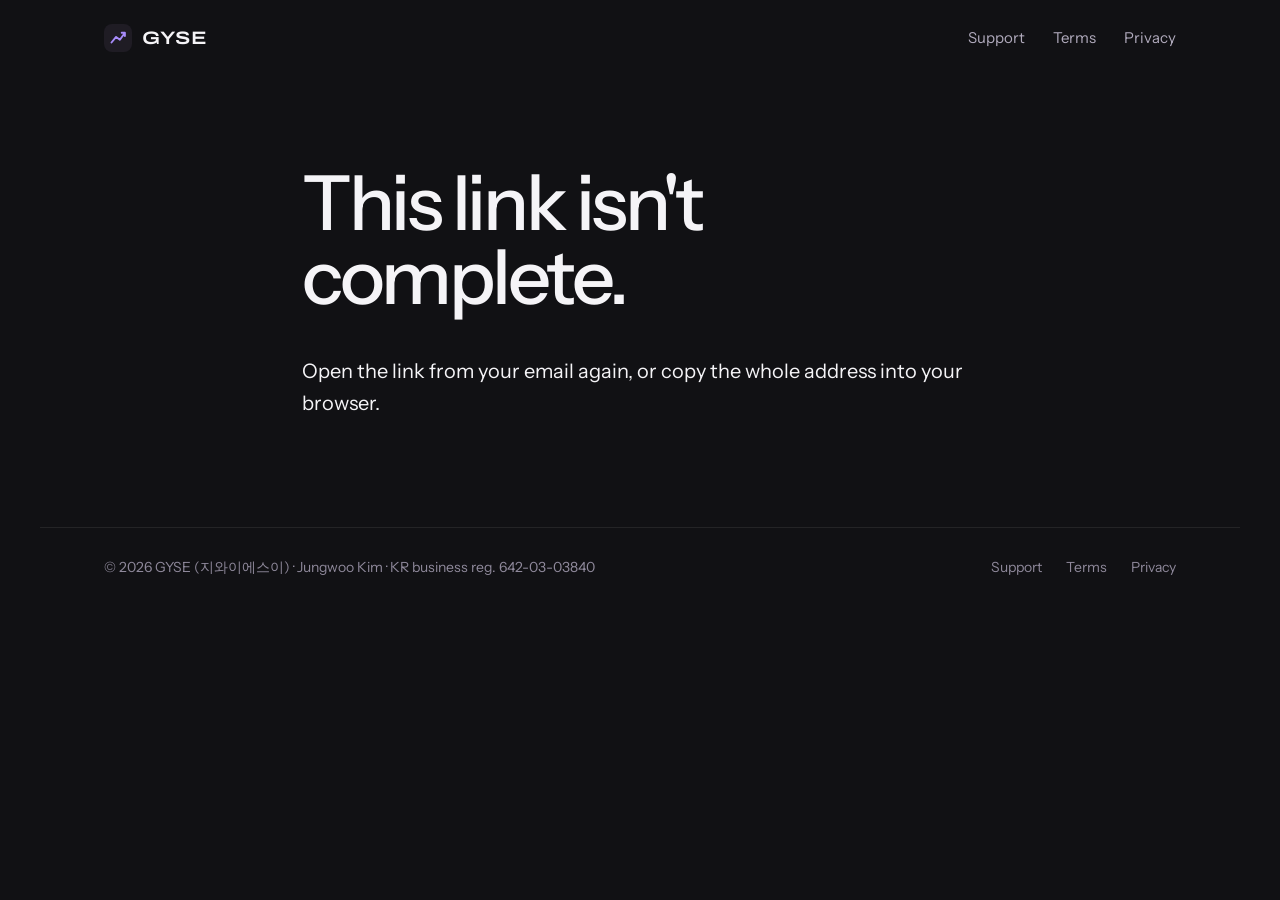
<file: confirm/index.html>
<!doctype html>
<html lang="en">
<head>
<meta charset="utf-8">
<meta name="viewport" content="width=device-width, initial-scale=1">
<meta http-equiv="Content-Security-Policy" content="default-src 'self'; script-src 'sha256-Xu82LPXtBOVxB7jl9CKIyRg5knMWele2Qet4NvZSO94='; style-src 'self' 'unsafe-inline'; img-src 'self' data:; font-src 'self'; connect-src https://lggthlqzohwxnammtzxg.supabase.co; object-src 'none'; base-uri 'none'; form-action 'none'">
<meta name="referrer" content="strict-origin-when-cross-origin">
<title>Confirm your ticker · GYSE</title>
<meta name="description" content="Confirm the ticker you reserved on gyse.app.">
<meta name="robots" content="noindex">
<meta name="theme-color" content="#111114">
<meta name="color-scheme" content="dark">
<link rel="icon" href="/favicon.ico" sizes="32x32">
<link rel="icon" href="/assets/icon.svg" type="image/svg+xml">
<link rel="apple-touch-icon" href="/apple-touch-icon.png">
<link rel="preload" as="font" type="font/woff2" href="/assets/fonts/instrument-sans-var.woff2" crossorigin>
<link rel="stylesheet" href="/assets/legal.css">
</head>
<body>
<header class="top">
  <a class="brand" href="/" aria-label="GYSE home"><svg viewBox="0 0 28 28" aria-hidden="true"><rect width="28" height="28" rx="8" fill="#1F1C24"/><path d="M7.5 18.5l4.6-5.6 3.8 2.8 5-6.9M17.7 8.8h3.2V12" fill="none" stroke="#A78BFA" stroke-width="1.9" stroke-linecap="round" stroke-linejoin="round"/></svg>GYSE</a>
  <nav><a href="/support">Support</a><a href="/terms">Terms</a><a href="/privacy">Privacy</a></nav>
</header>
<main>
  <h1 id="h">Confirming your ticker…</h1>
  <p class="lede" id="m" aria-live="polite">One moment.</p>
  <noscript><p>This page needs JavaScript to confirm your reservation. Turn it on and reload, or email <a href="mailto:support@gyse.app">support@gyse.app</a>.</p></noscript>
</main>
<footer><div class="in"><span>© 2026 GYSE (지와이에스이) · Jungwoo Kim · KR business reg. 642-03-03840</span><span><a href="/support">Support</a><a href="/terms">Terms</a><a href="/privacy">Privacy</a></span></div></footer>
<script>
(() => {
  const h = document.getElementById('h'), m = document.getElementById('m');
  const show = (title, text) => { h.textContent = title; m.textContent = text; };
  const token = location.hash.slice(1).trim().toLowerCase();
  if (!/^[0-9a-f]{64}$/.test(token)) {
    show("This link isn't complete.", 'Open the link from your email again, or copy the whole address into your browser.');
    return;
  }
  fetch('https://lggthlqzohwxnammtzxg.supabase.co/functions/v1/waitlist', {
    method: 'POST', headers: { 'Content-Type': 'application/json' }, body: JSON.stringify({ action: 'confirm', token })
  }).then(r => r.json()).catch(() => ({ status: 'error' })).then(r => {
    if (r.status === 'confirmed' && typeof r.ticker === 'string') {
      show('$' + r.ticker.toUpperCase() + ' is reserved.', 'To claim it, sign up in GYSE with the same email within 30 days of launch. With Sign in with Apple, choose Share My Email so the address matches.');
      history.replaceState(null, '', location.pathname);
    } else if (r.status === 'expired' || r.status === 'invalid') {
      show('This link has expired or was already used.', 'If you already confirmed, your ticker is held and there is nothing more to do. Otherwise, reserve it again at gyse.app.');
    } else {
      show("Couldn't confirm right now.", 'Reload this page in a moment to try again.');
    }
  });
})();
</script>
</body>
</html>
</file>
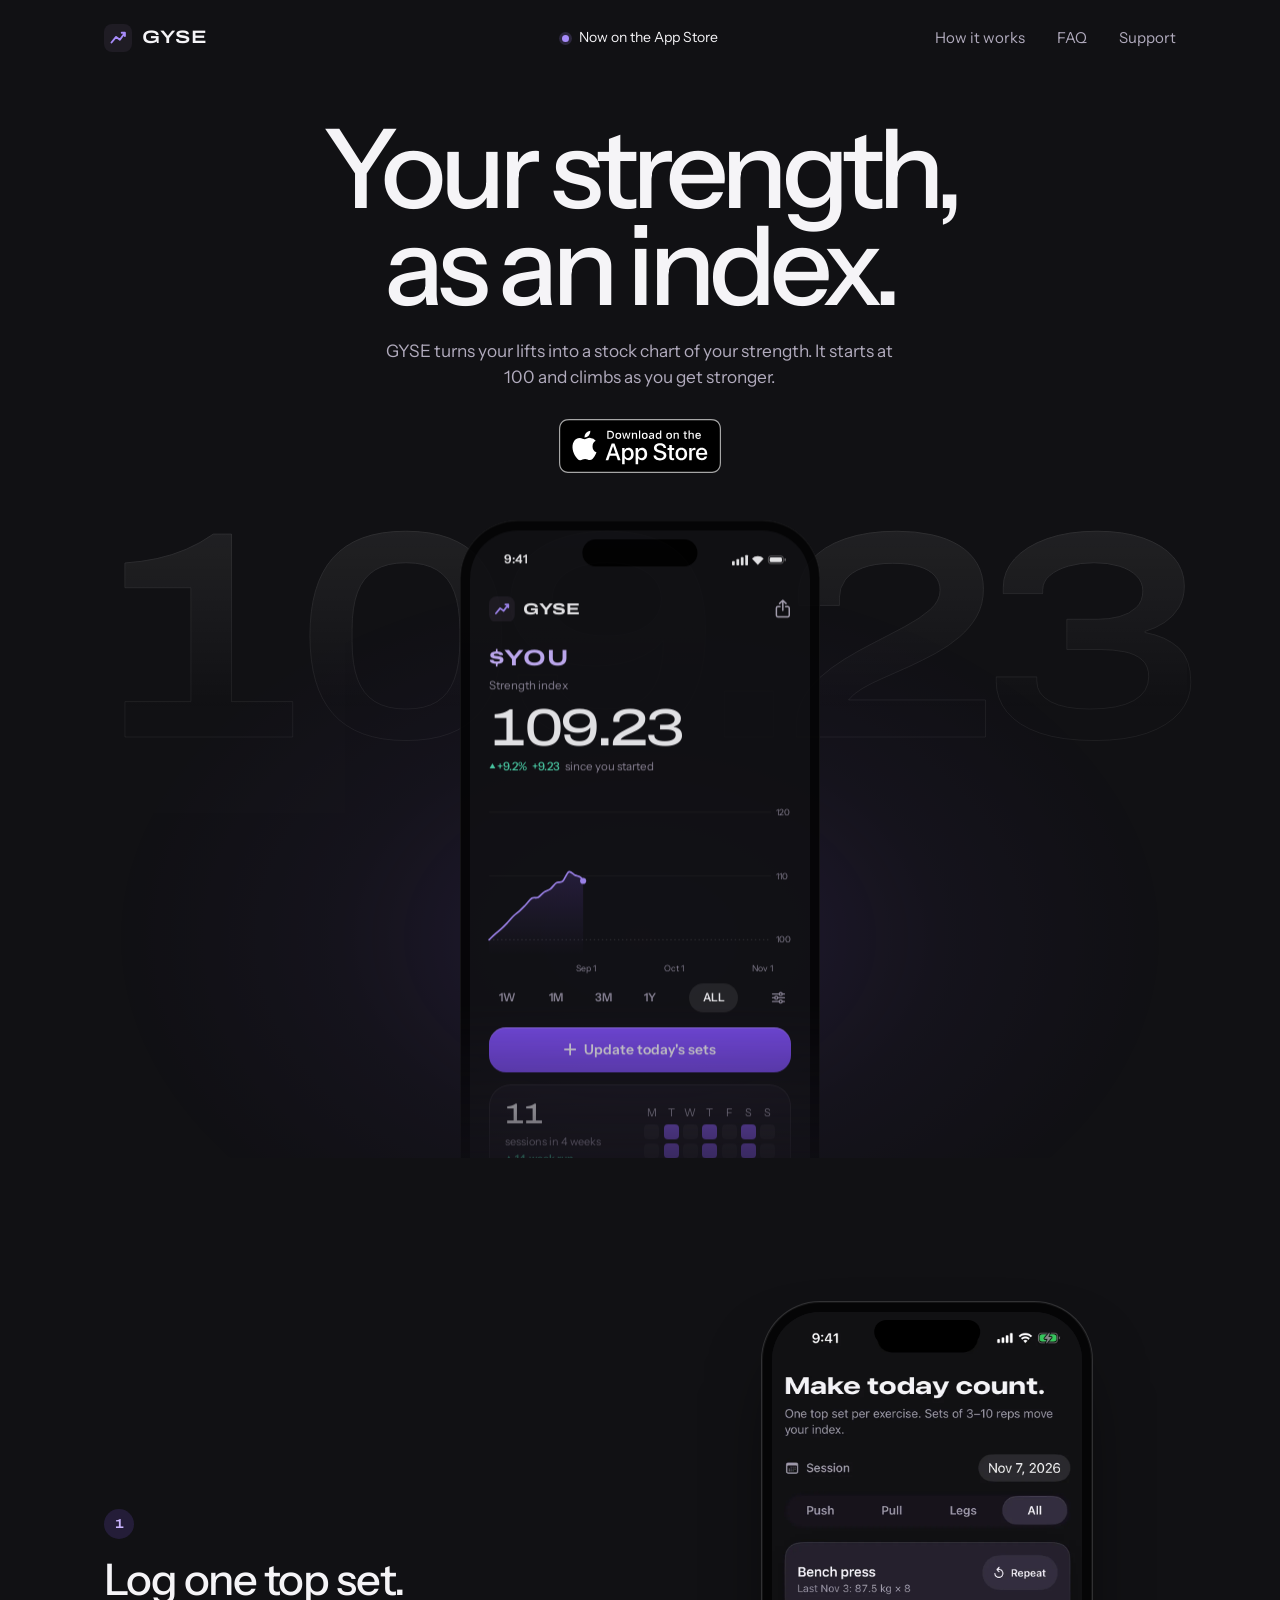
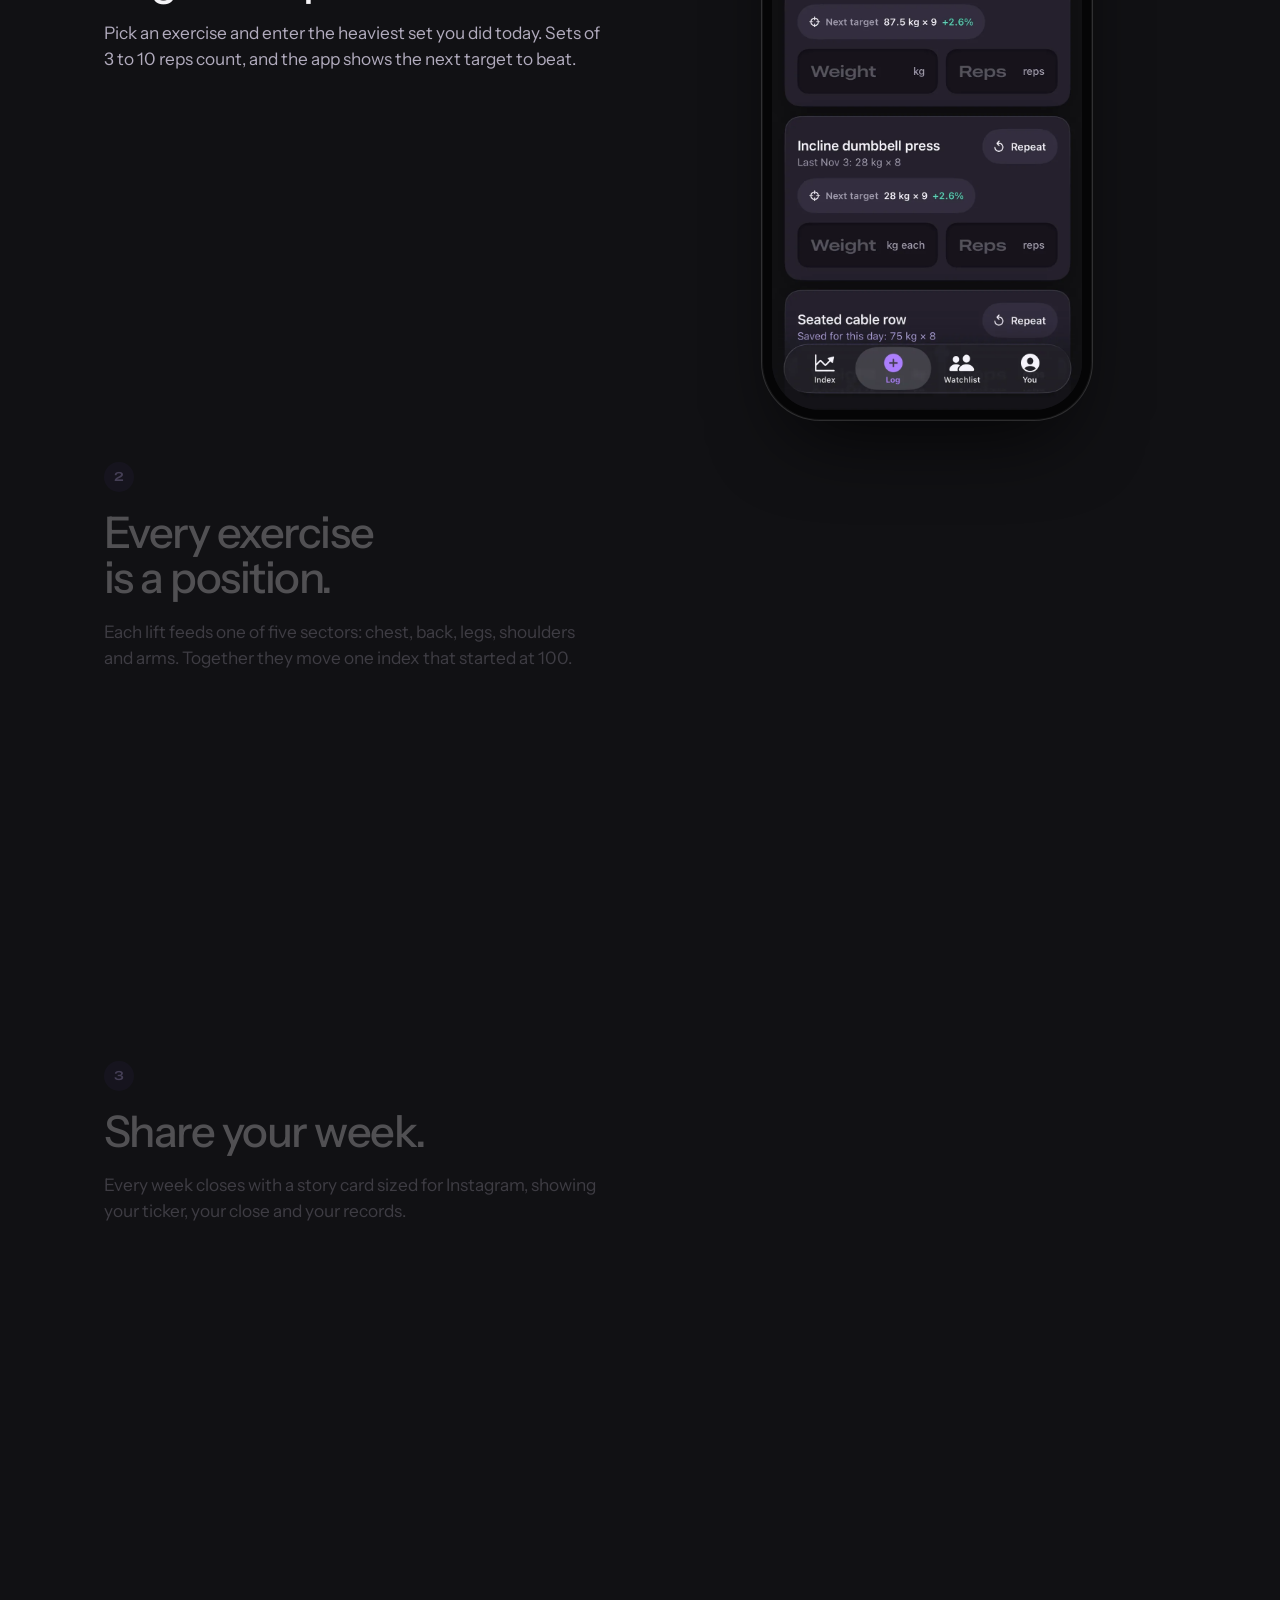
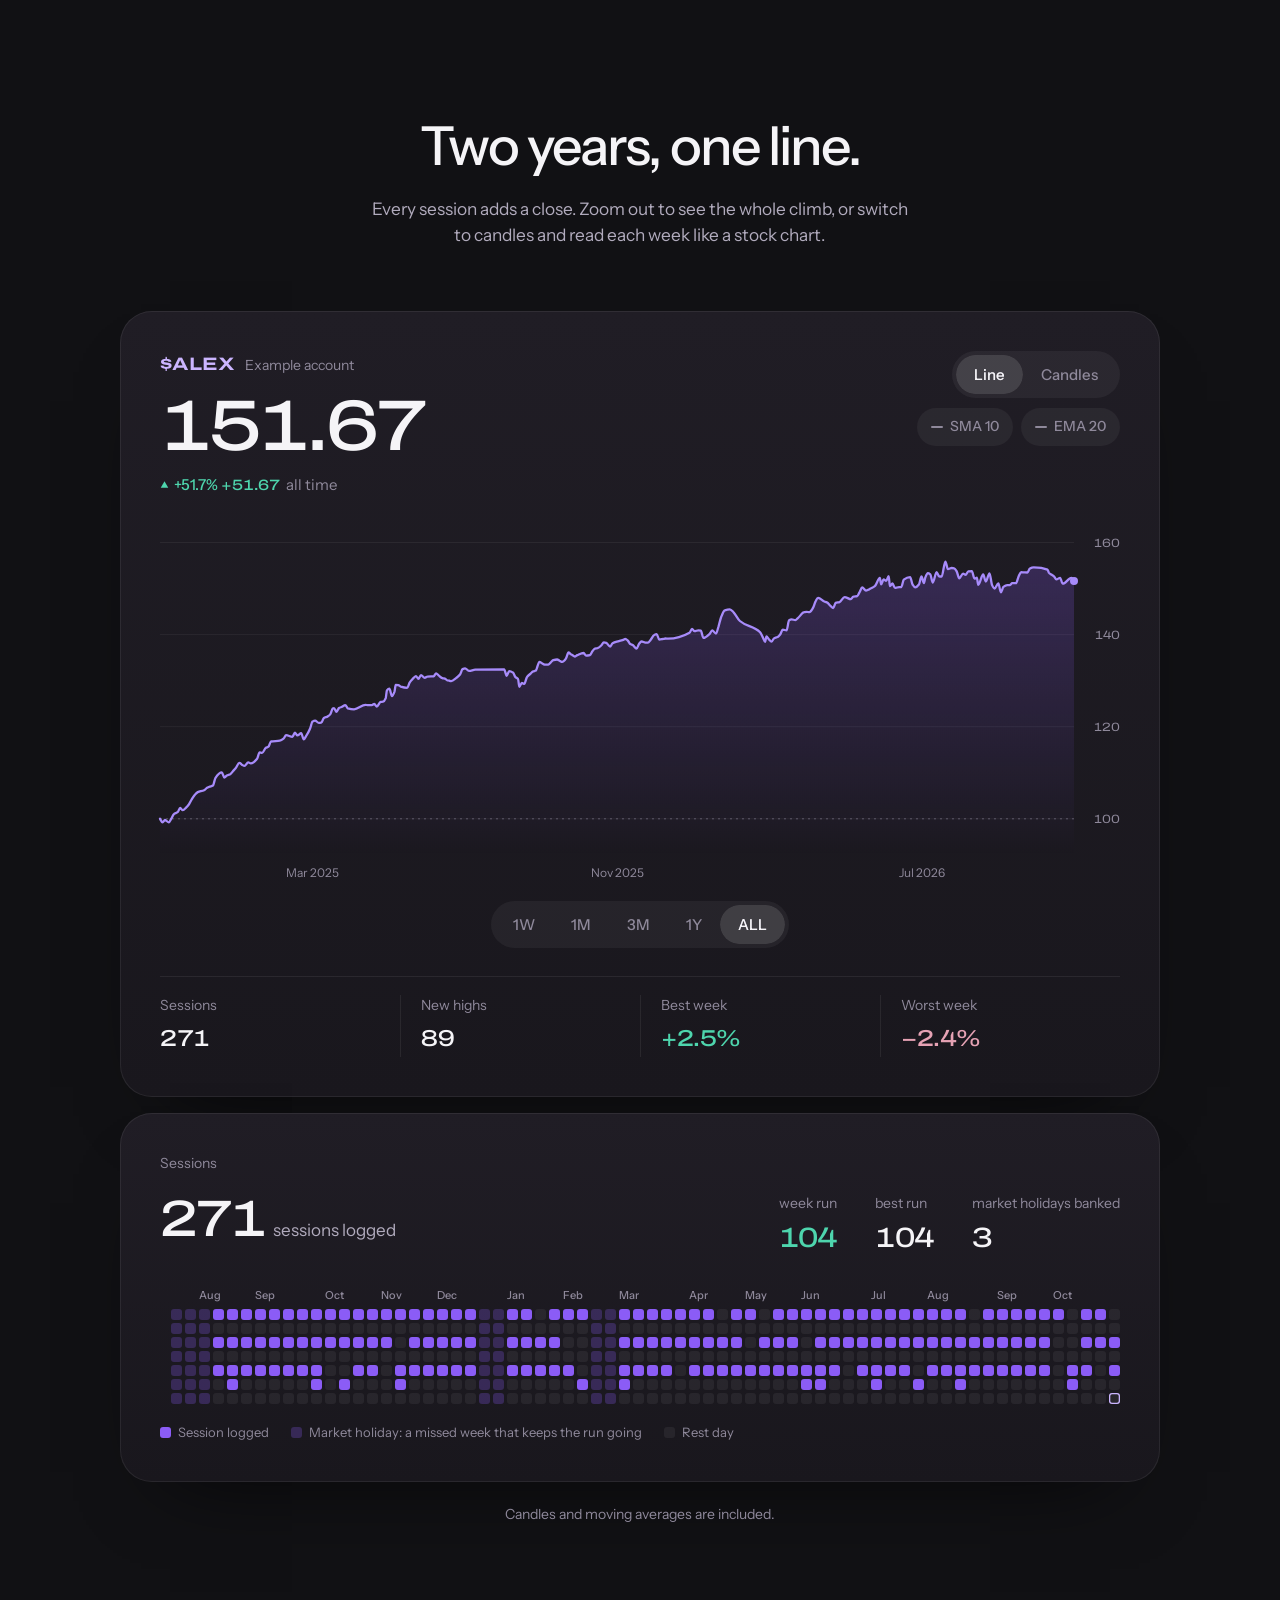
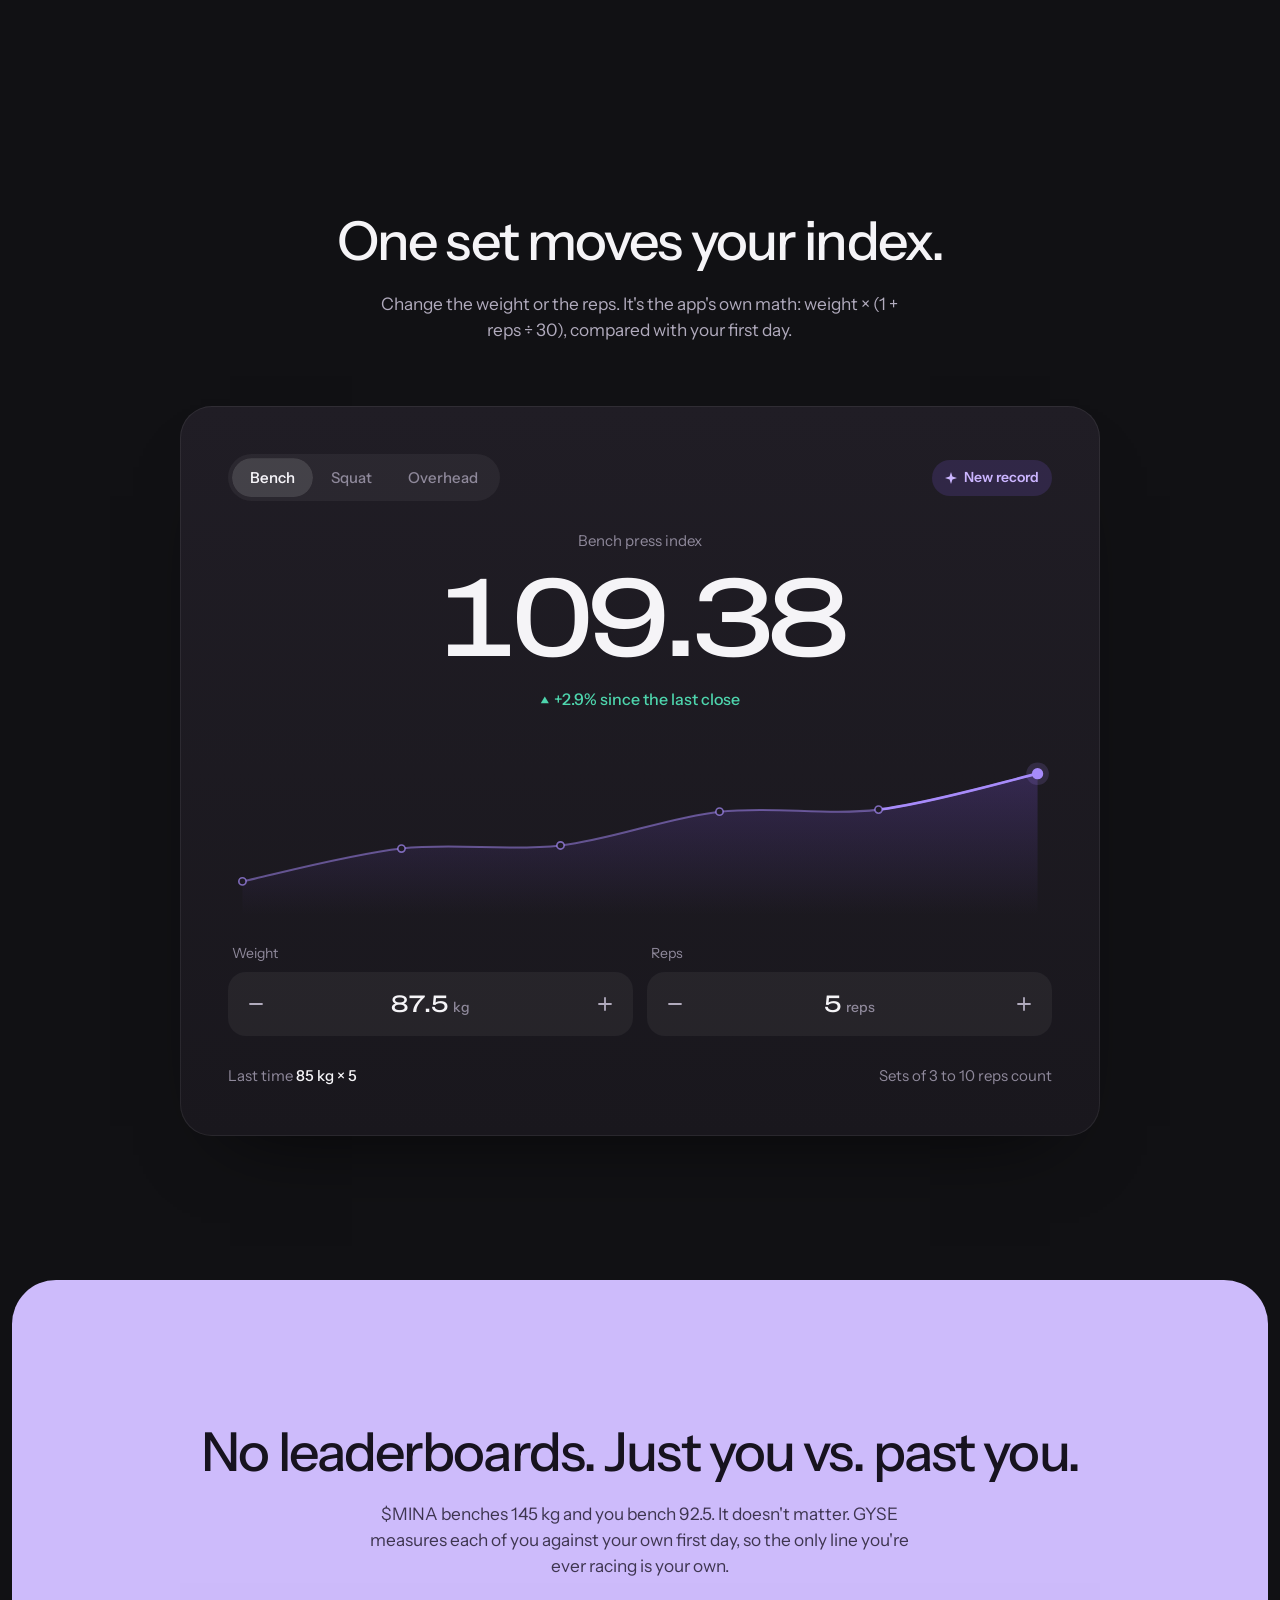
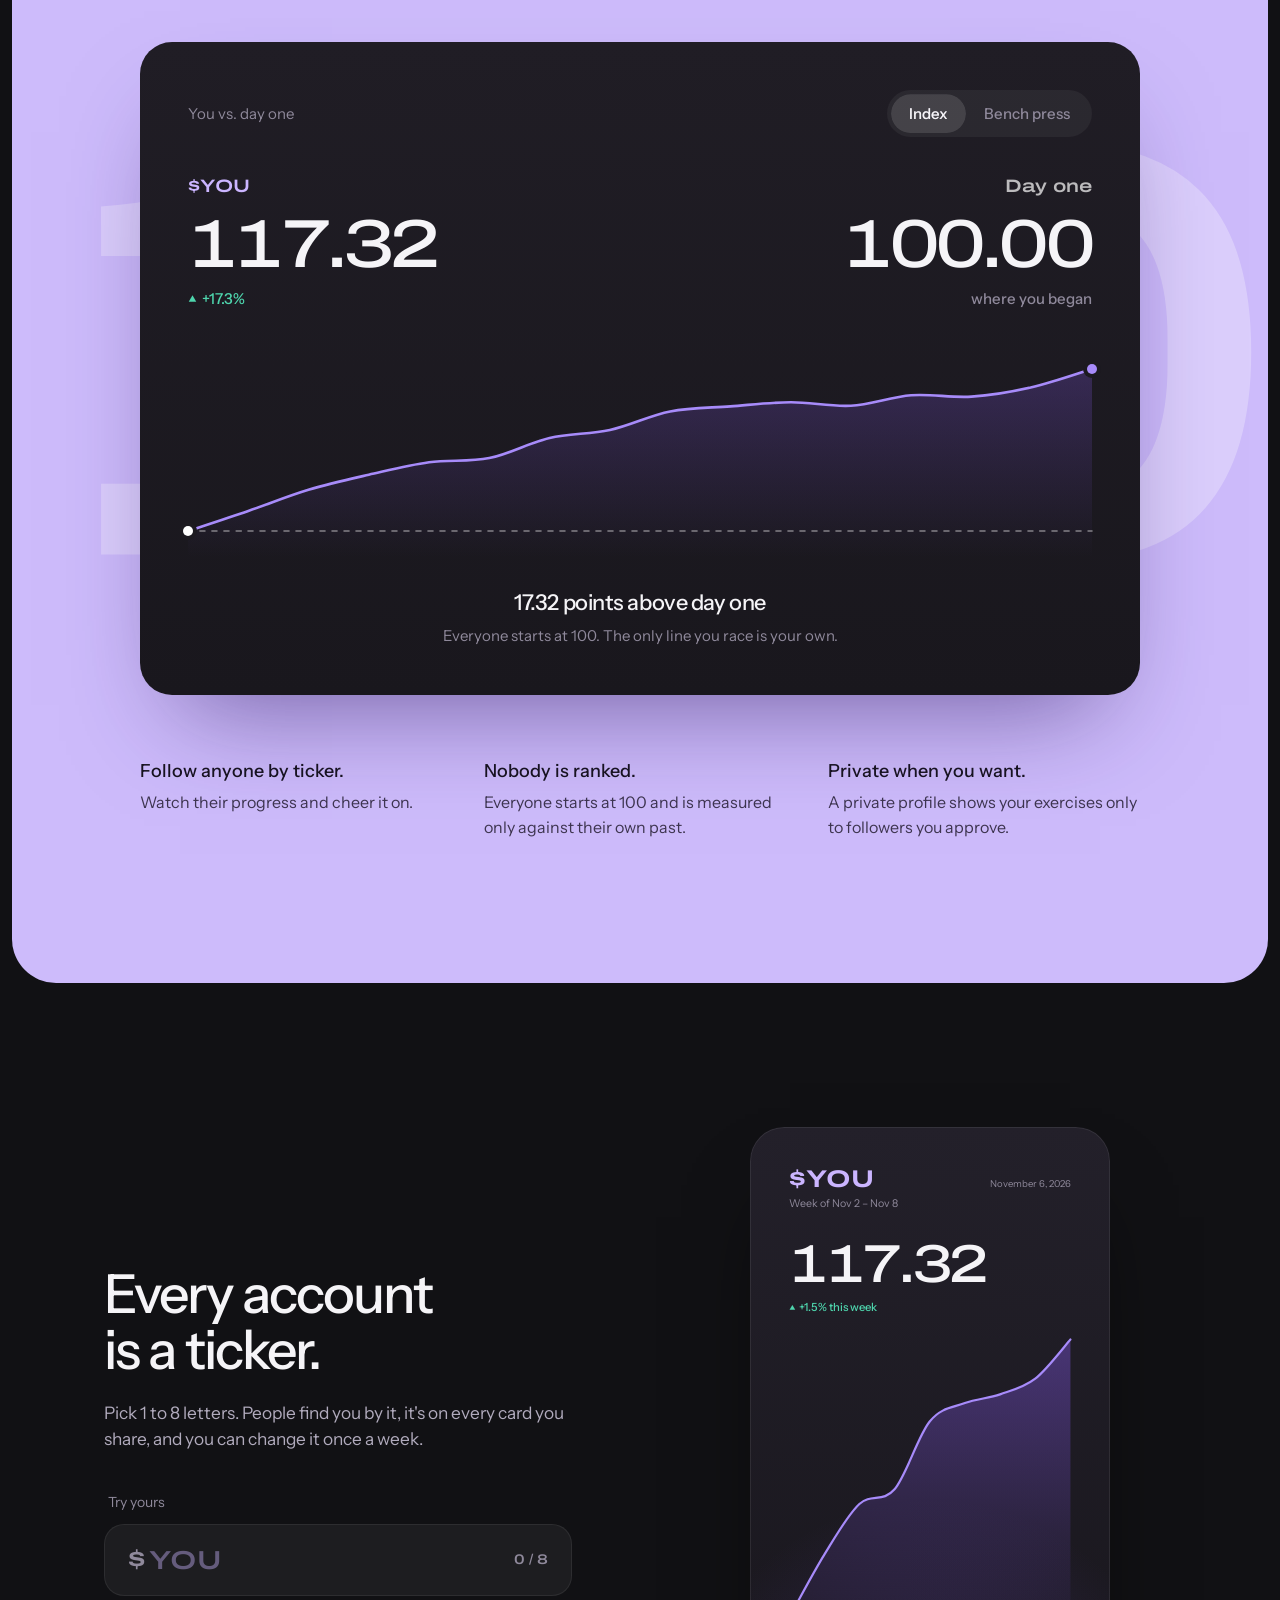
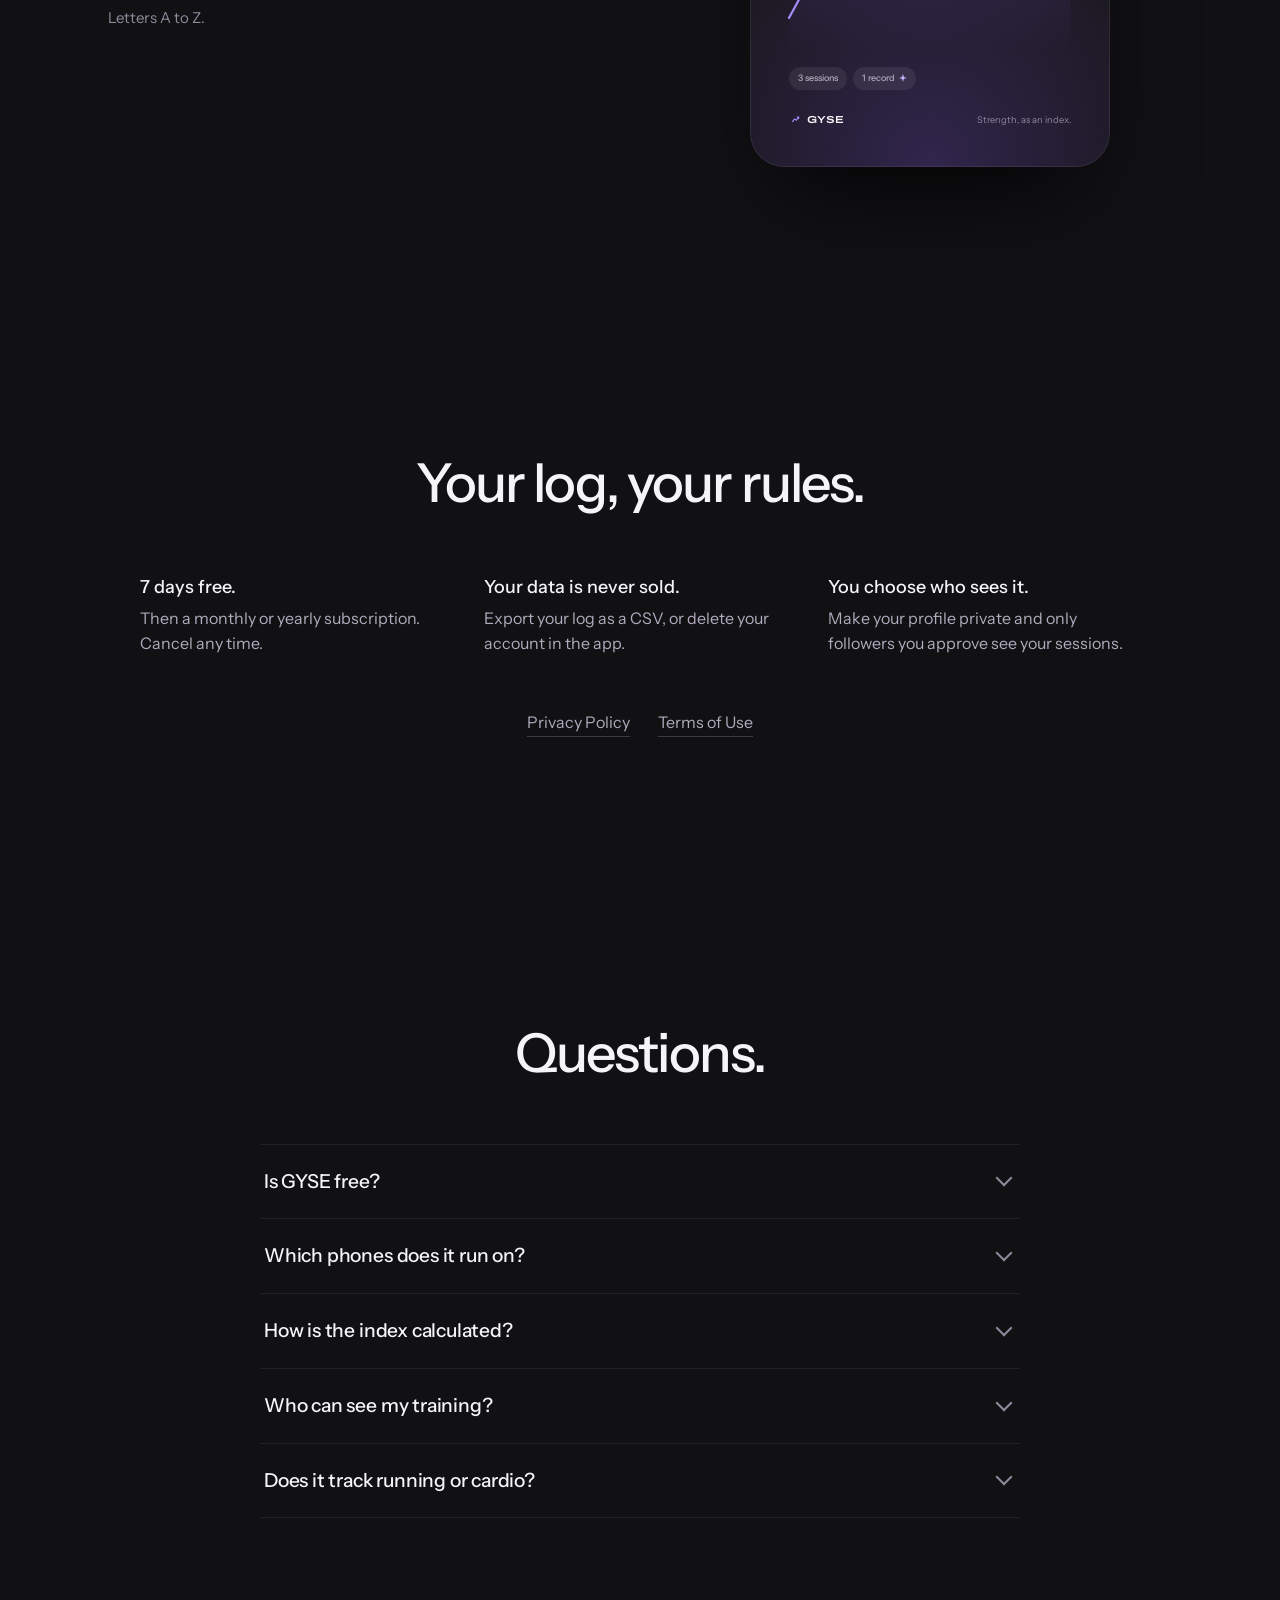
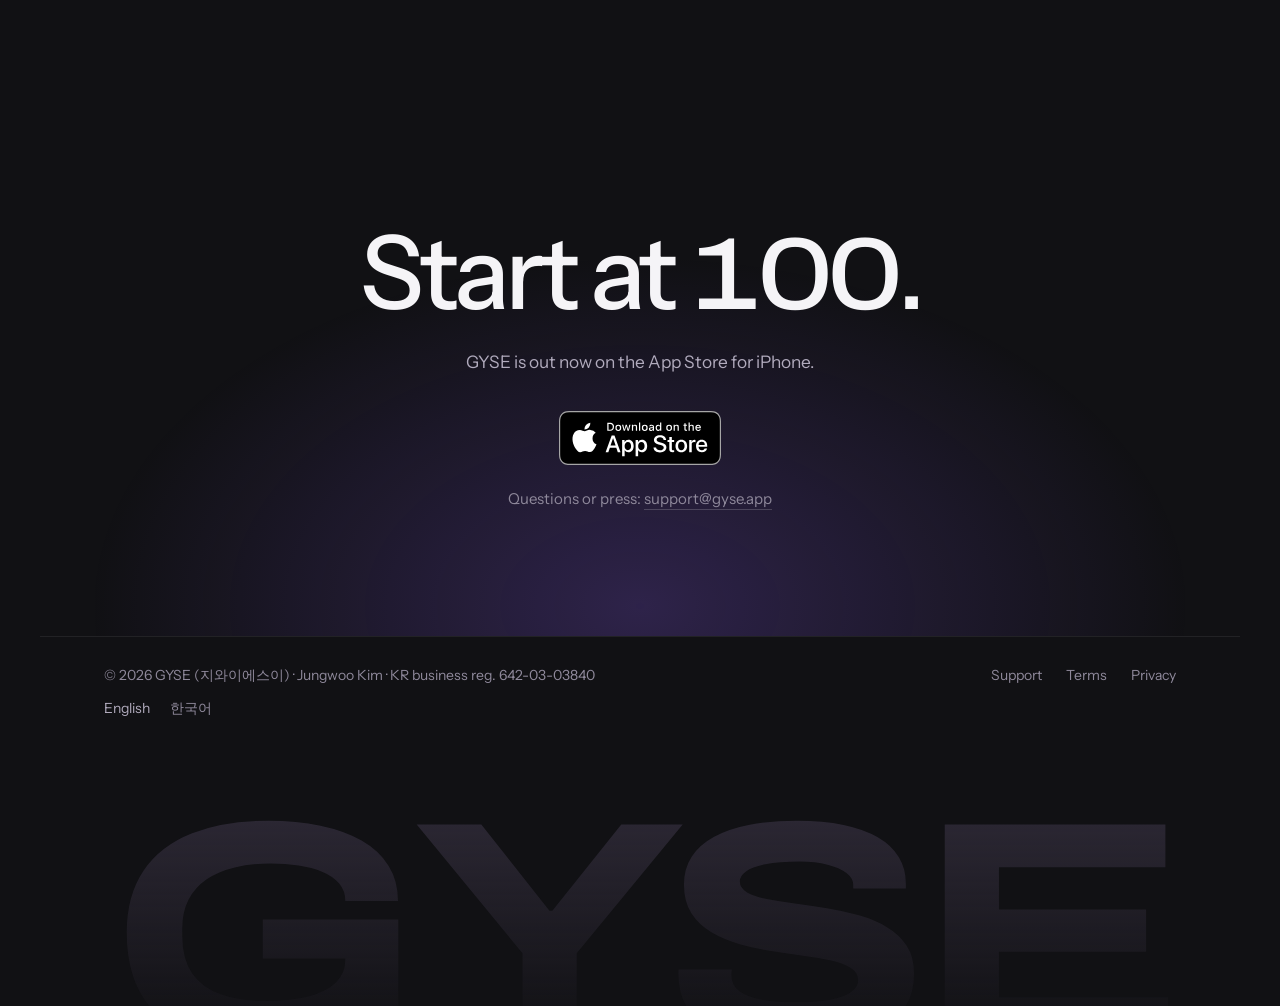
<file: es/index.html>
<!doctype html><html lang="en"><head><meta charset="utf-8"><meta name="robots" content="noindex"><meta http-equiv="refresh" content="0; url=/"><link rel="canonical" href="https://gyse.app/"><title>GYSE</title></head><body><p><a href="/">GYSE</a></p></body></html>
</file>
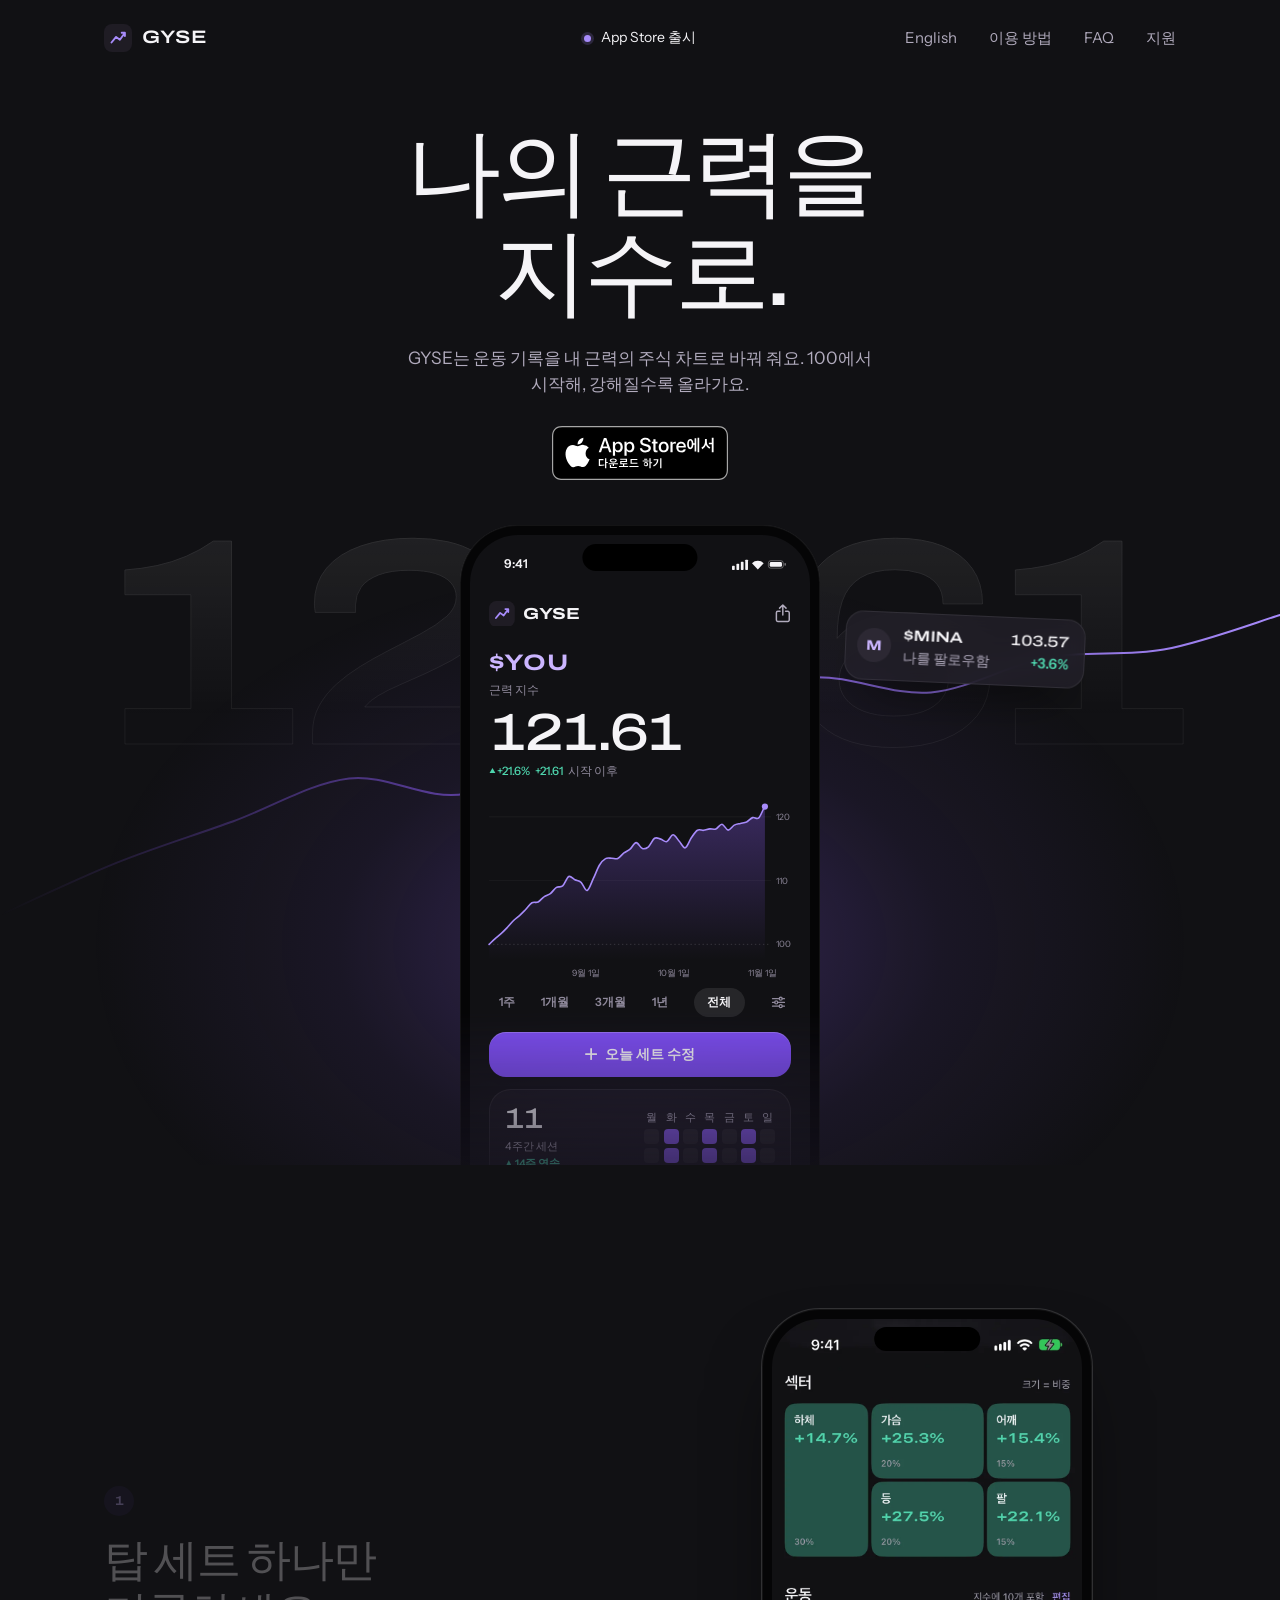
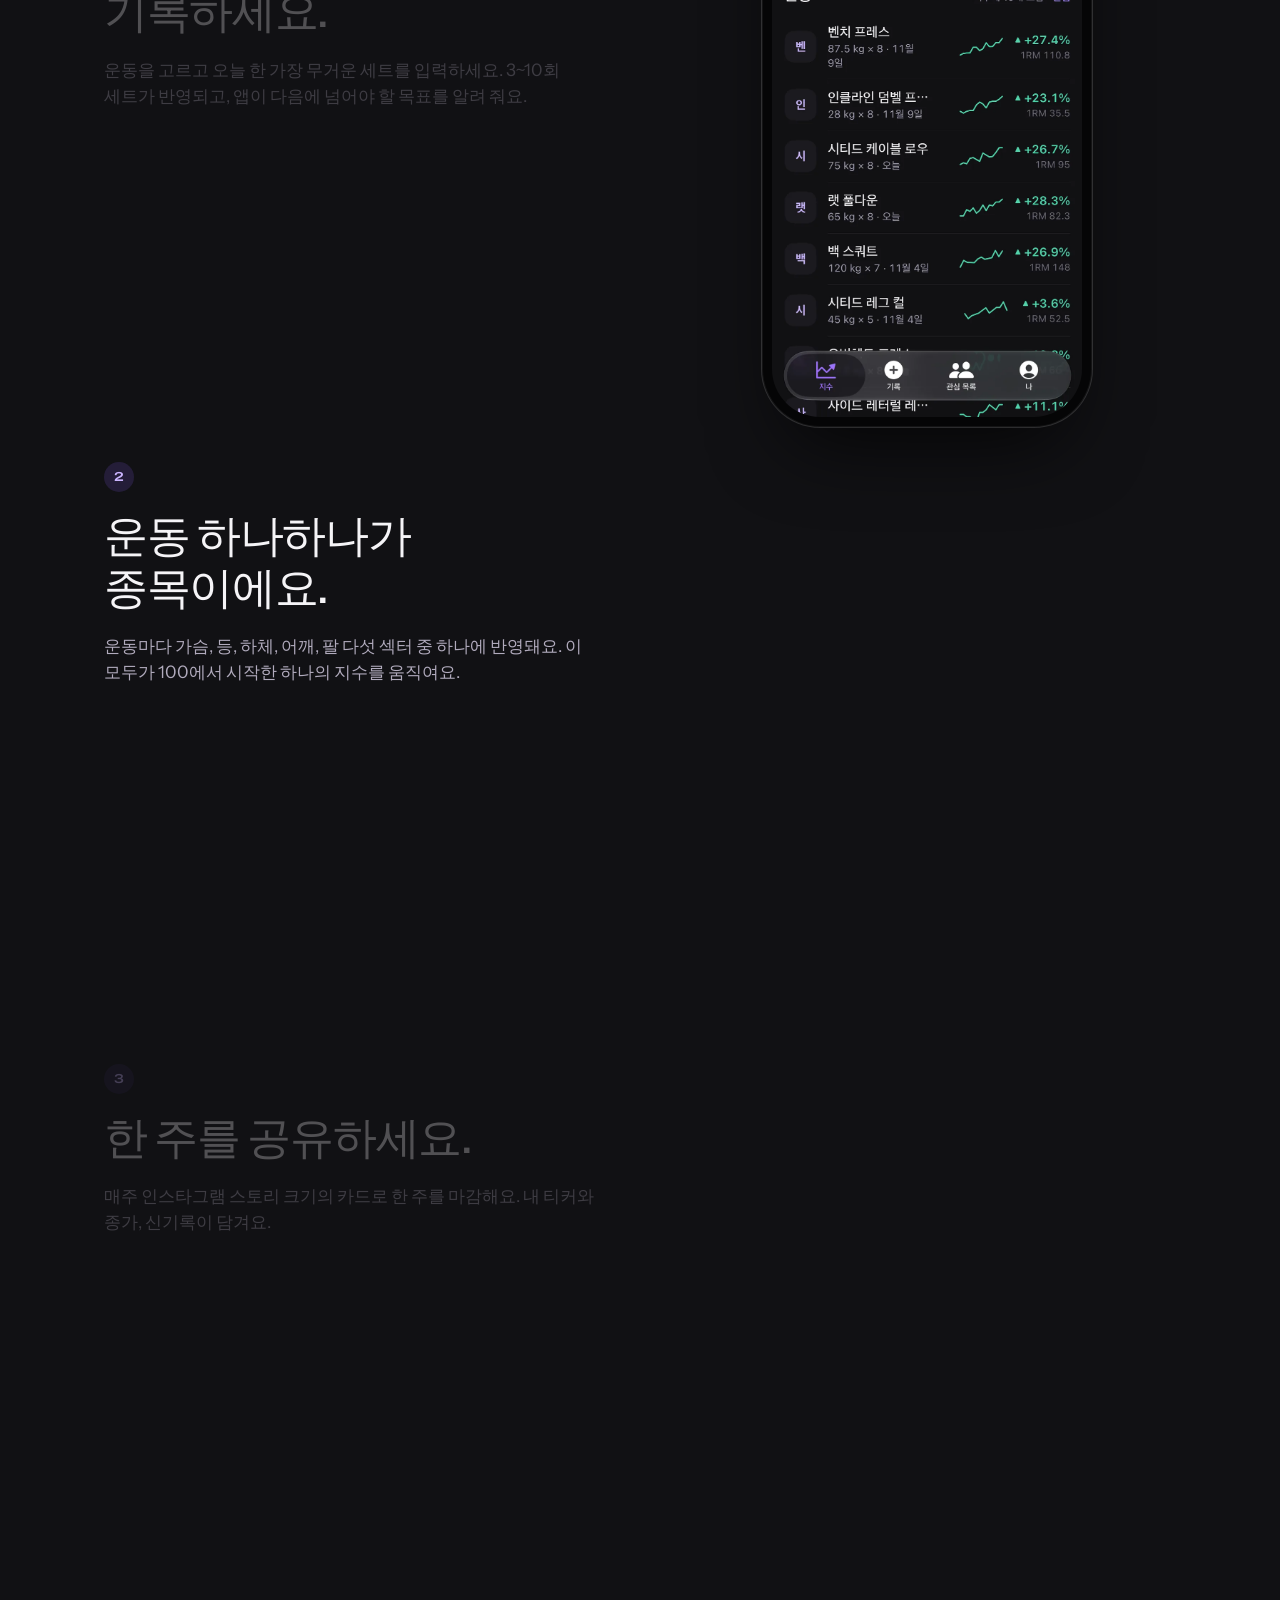
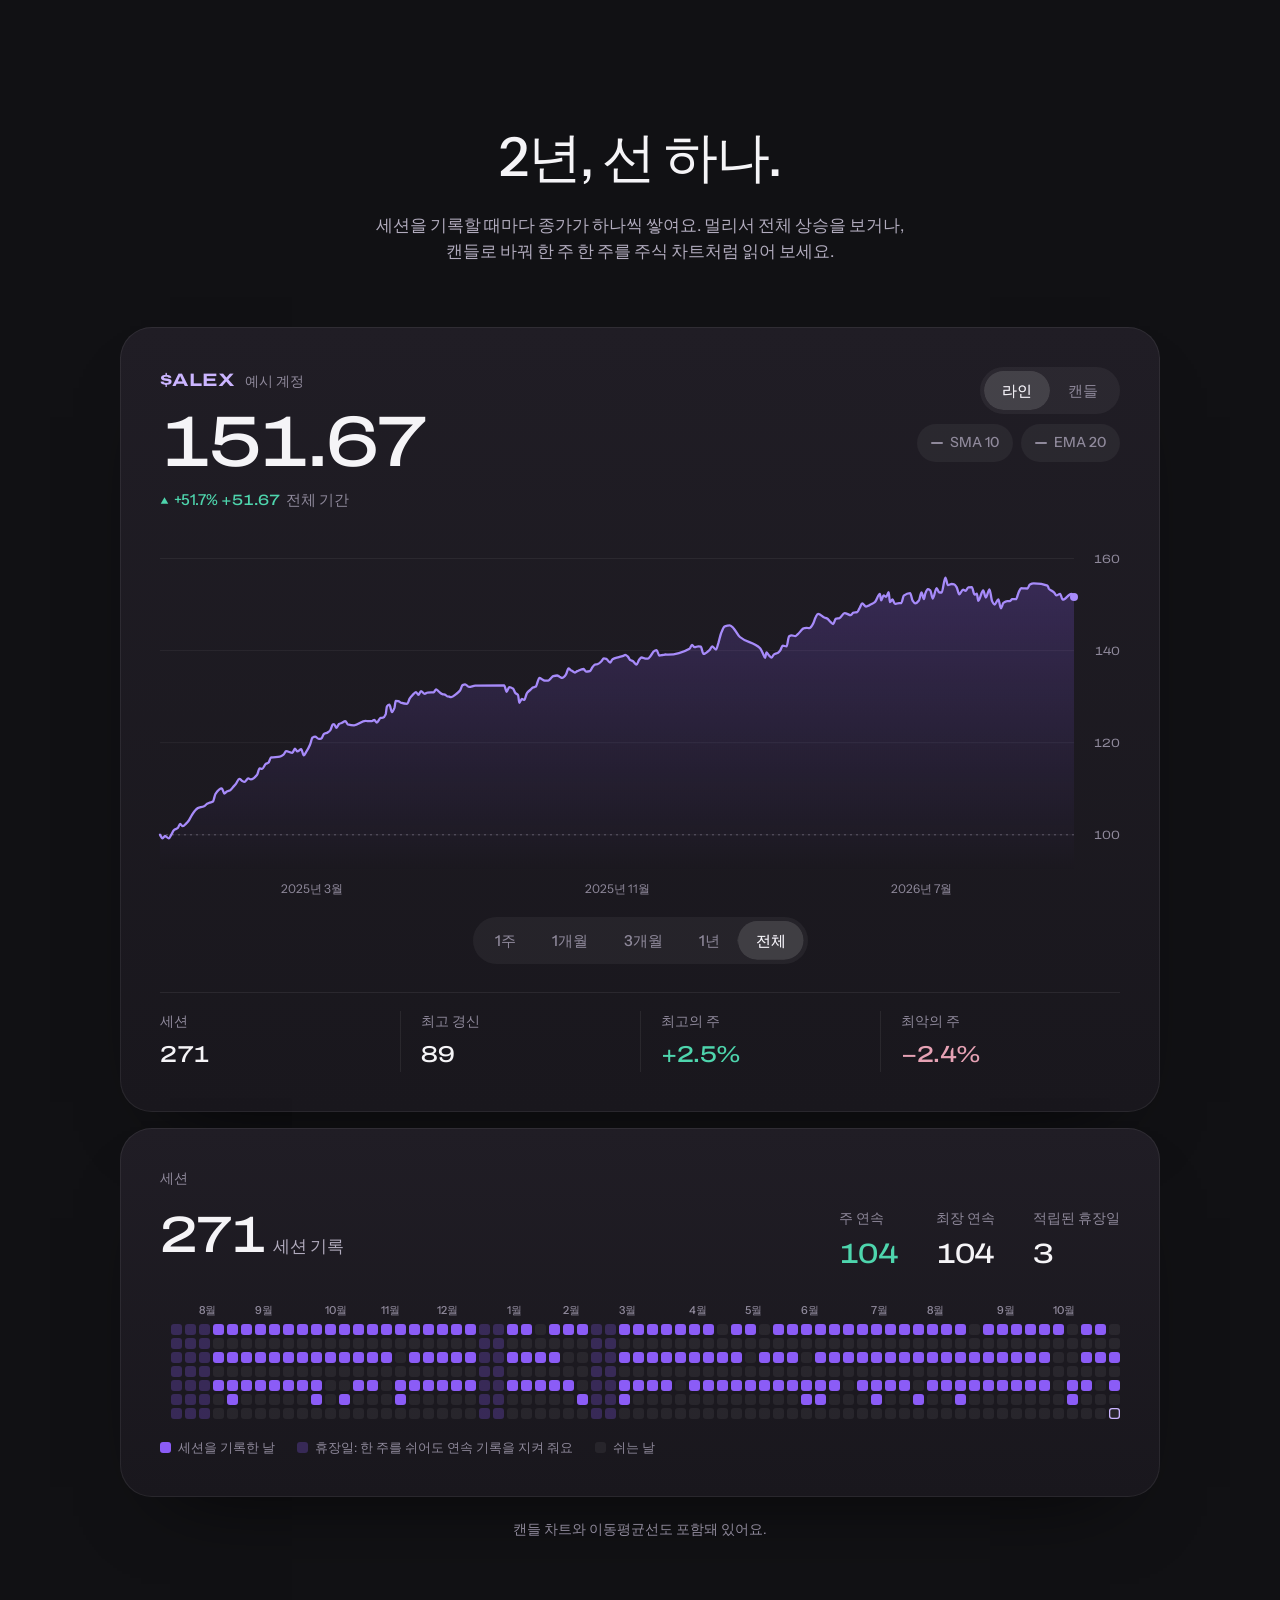
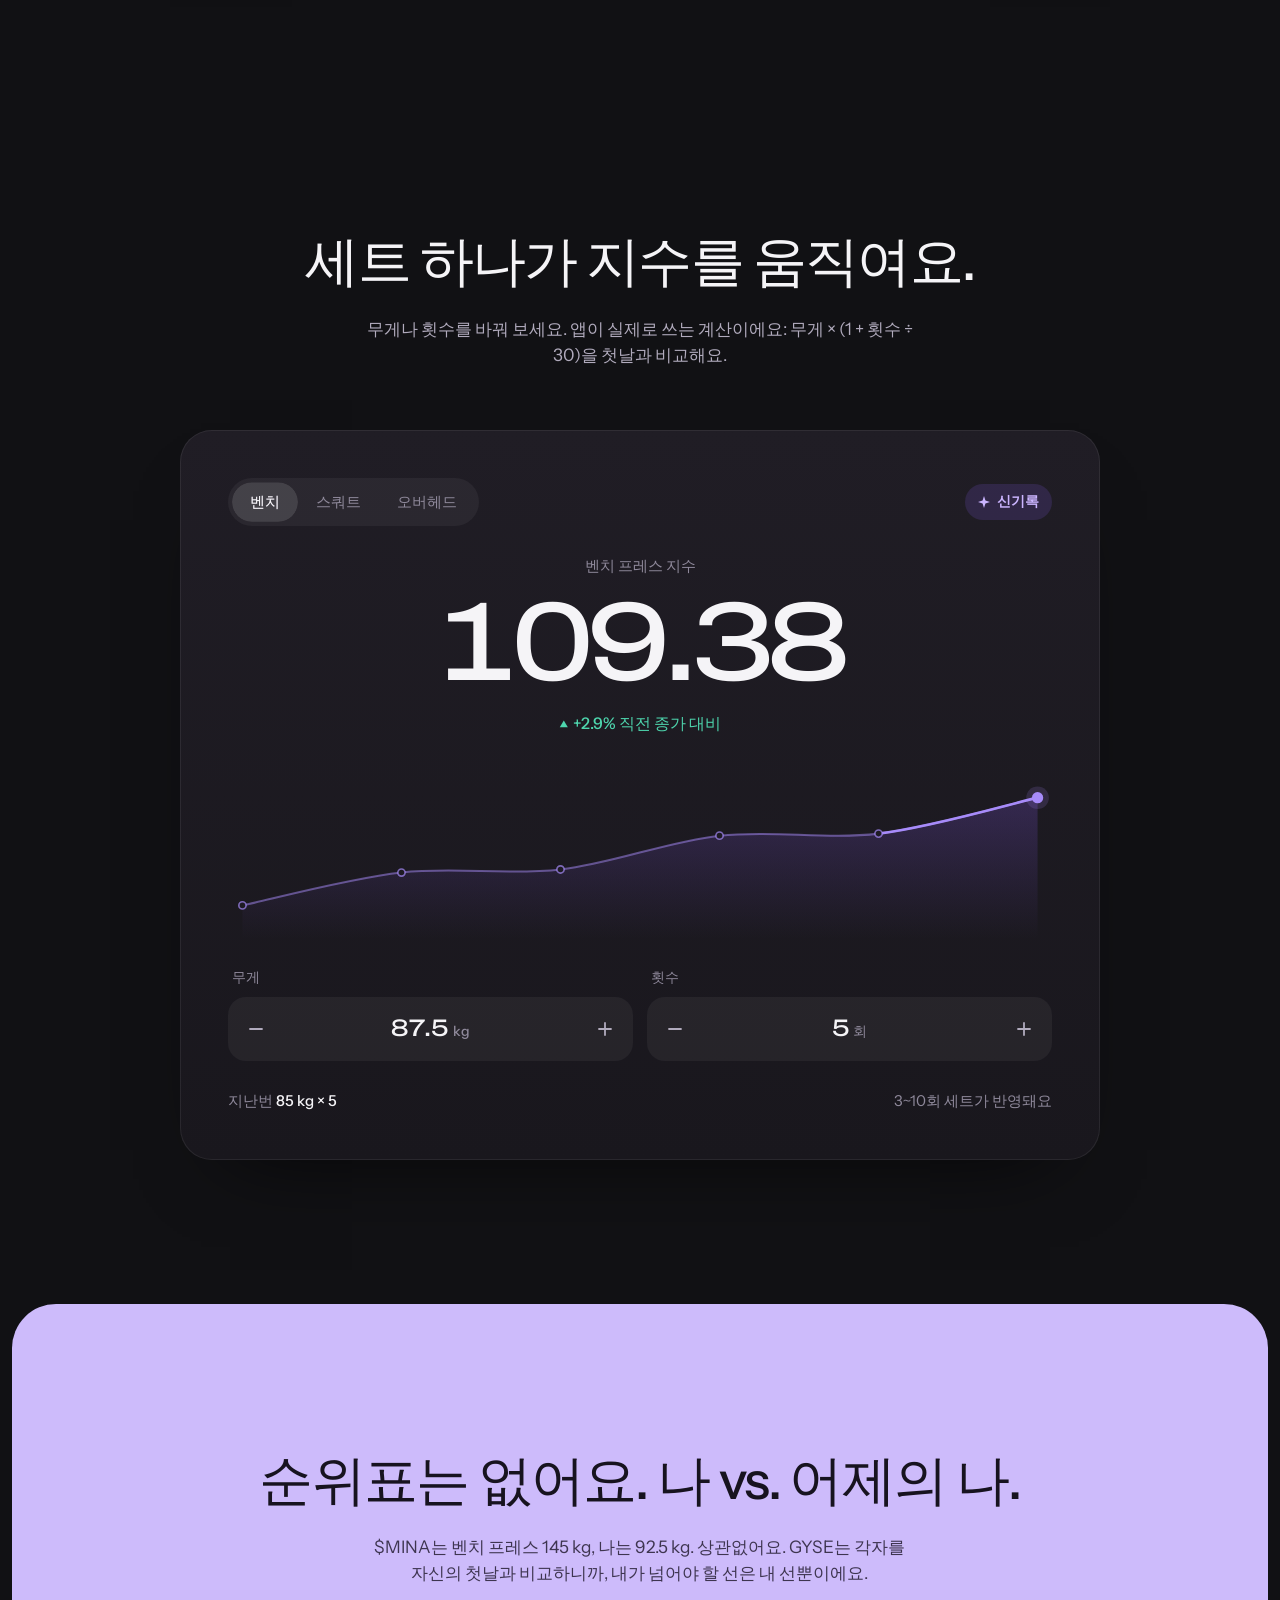
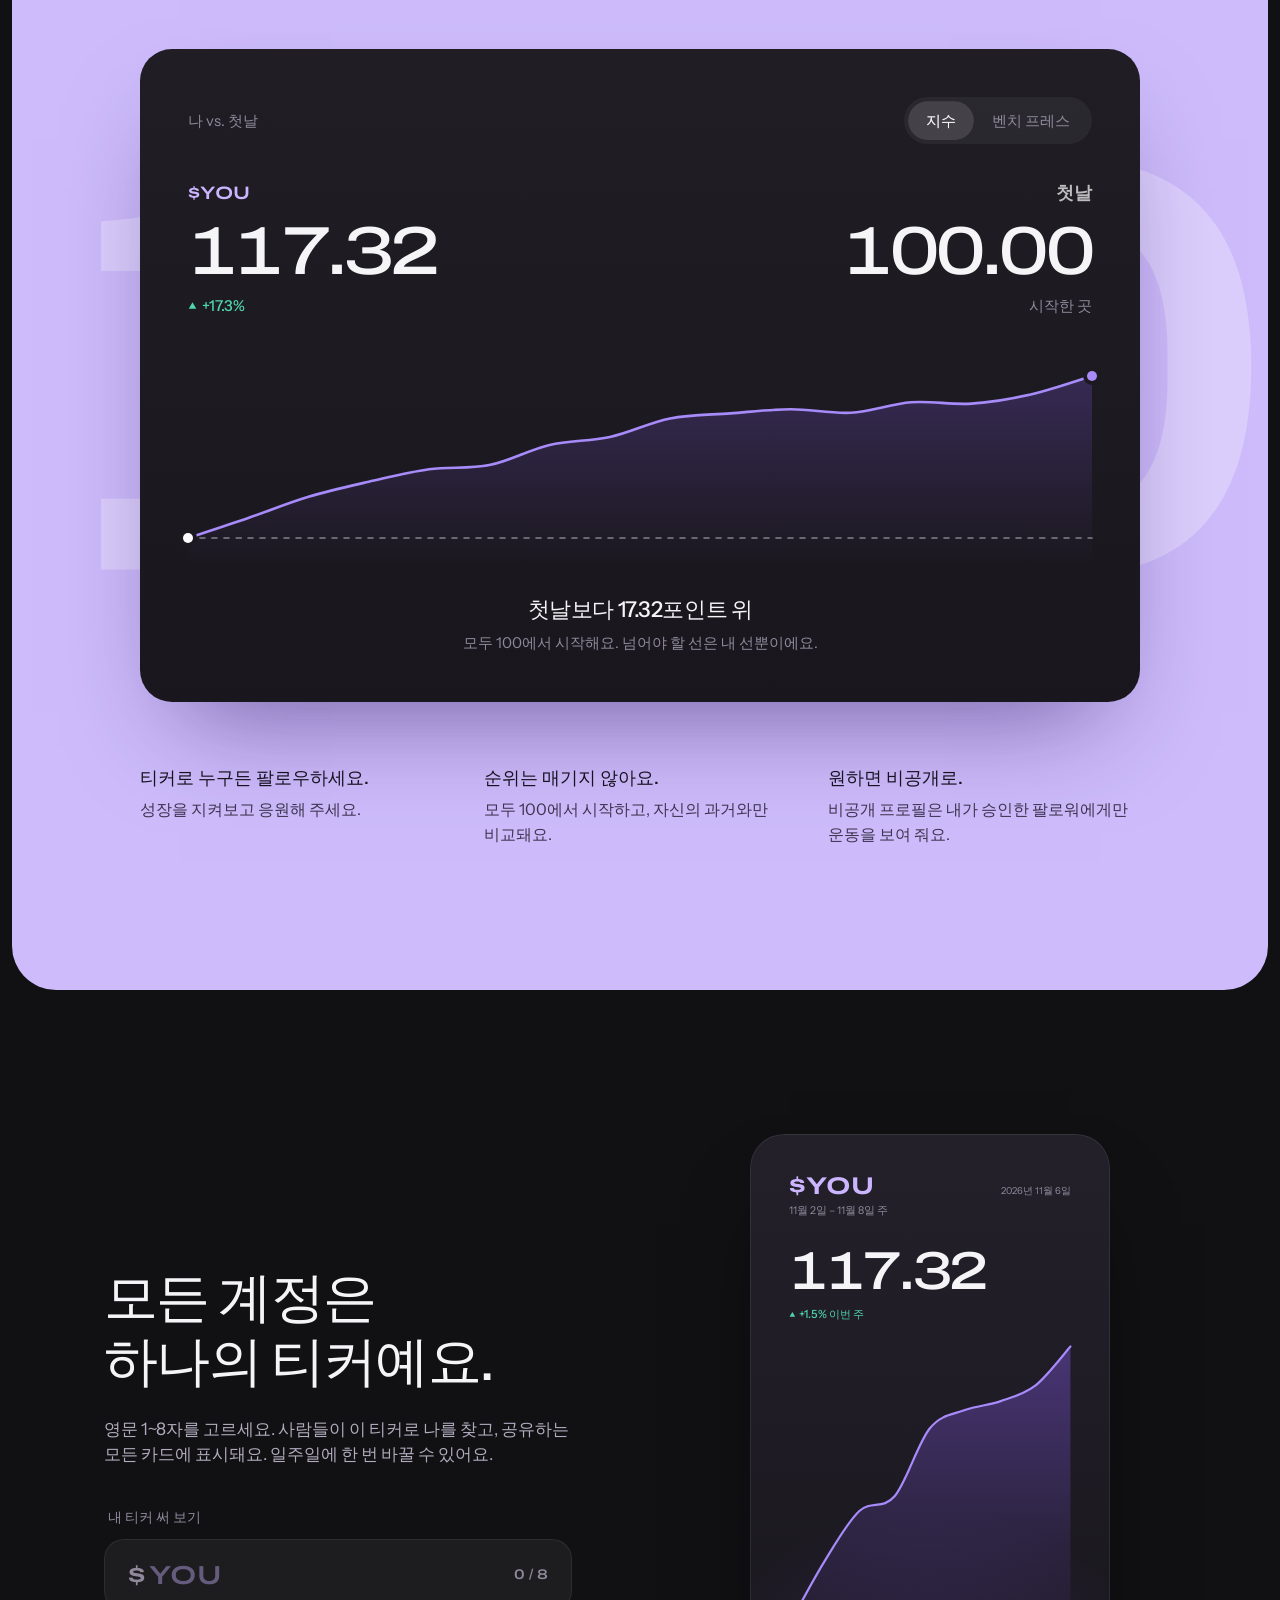
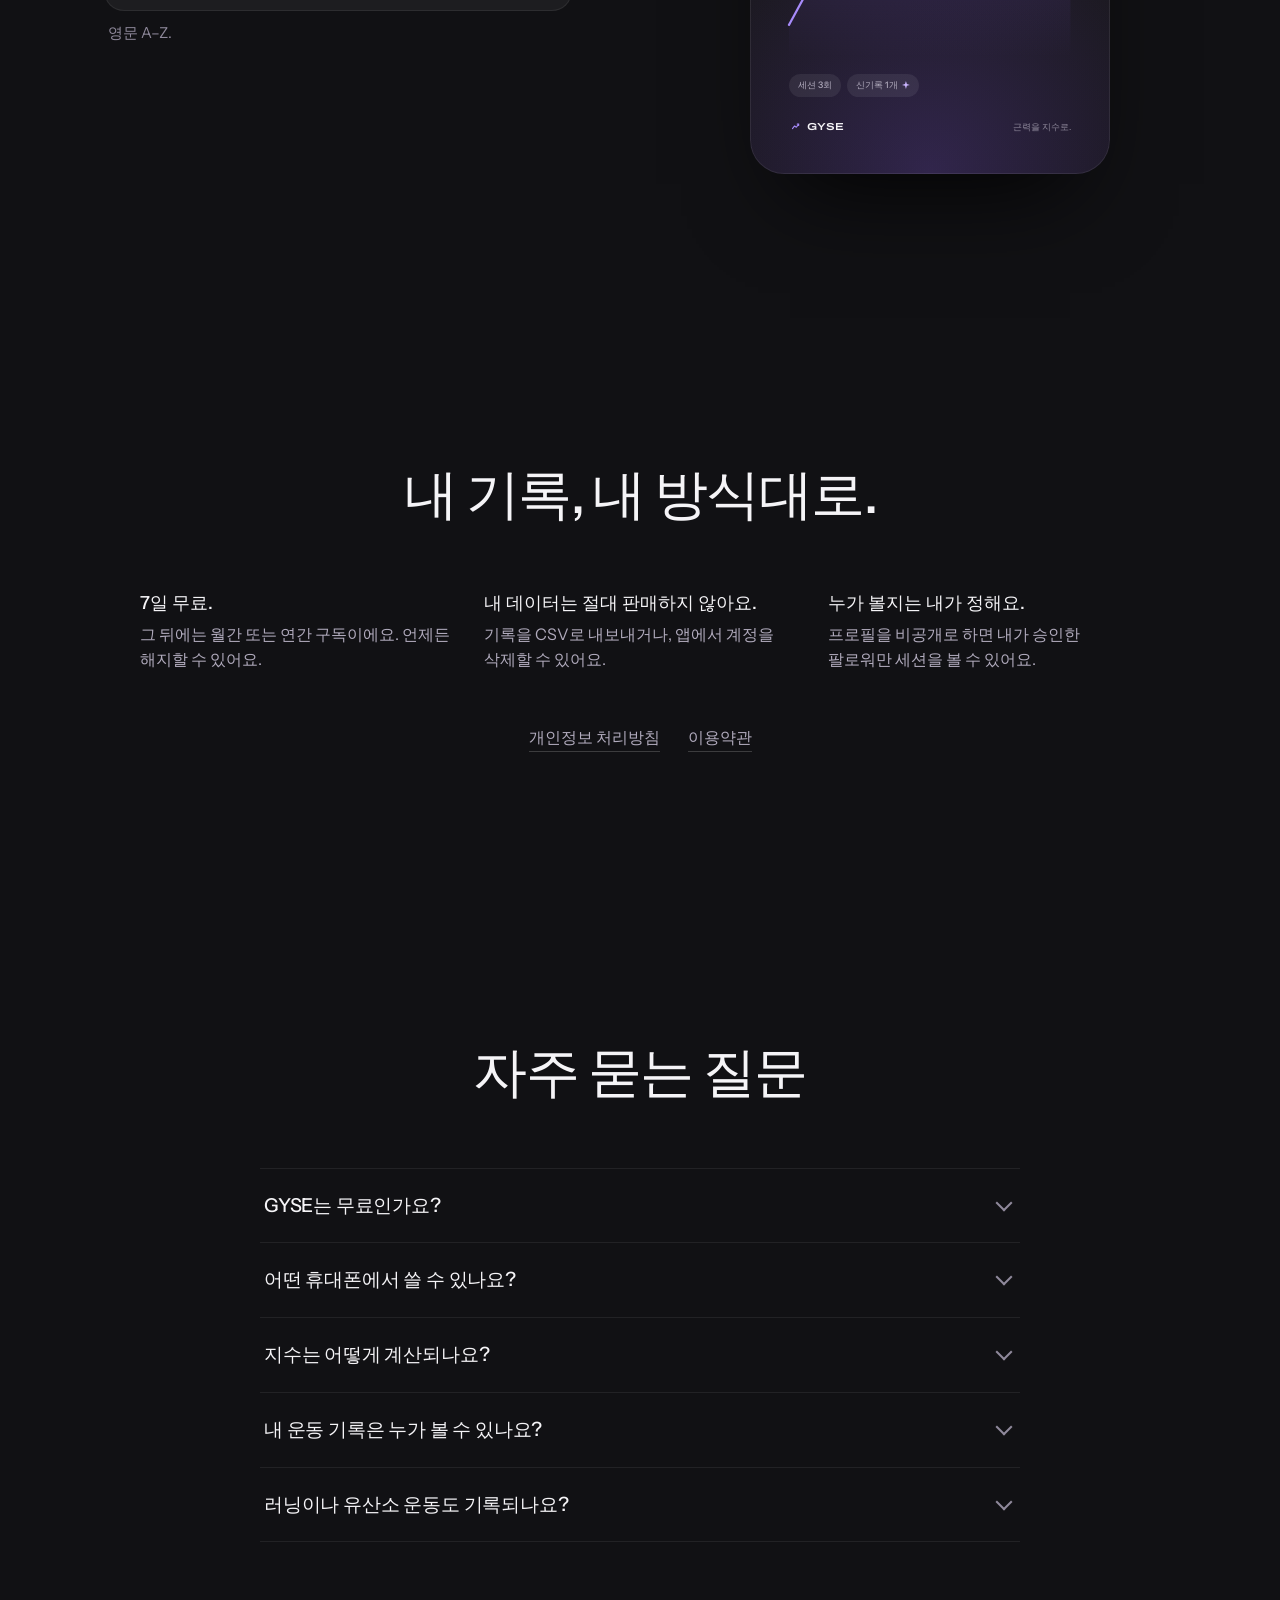
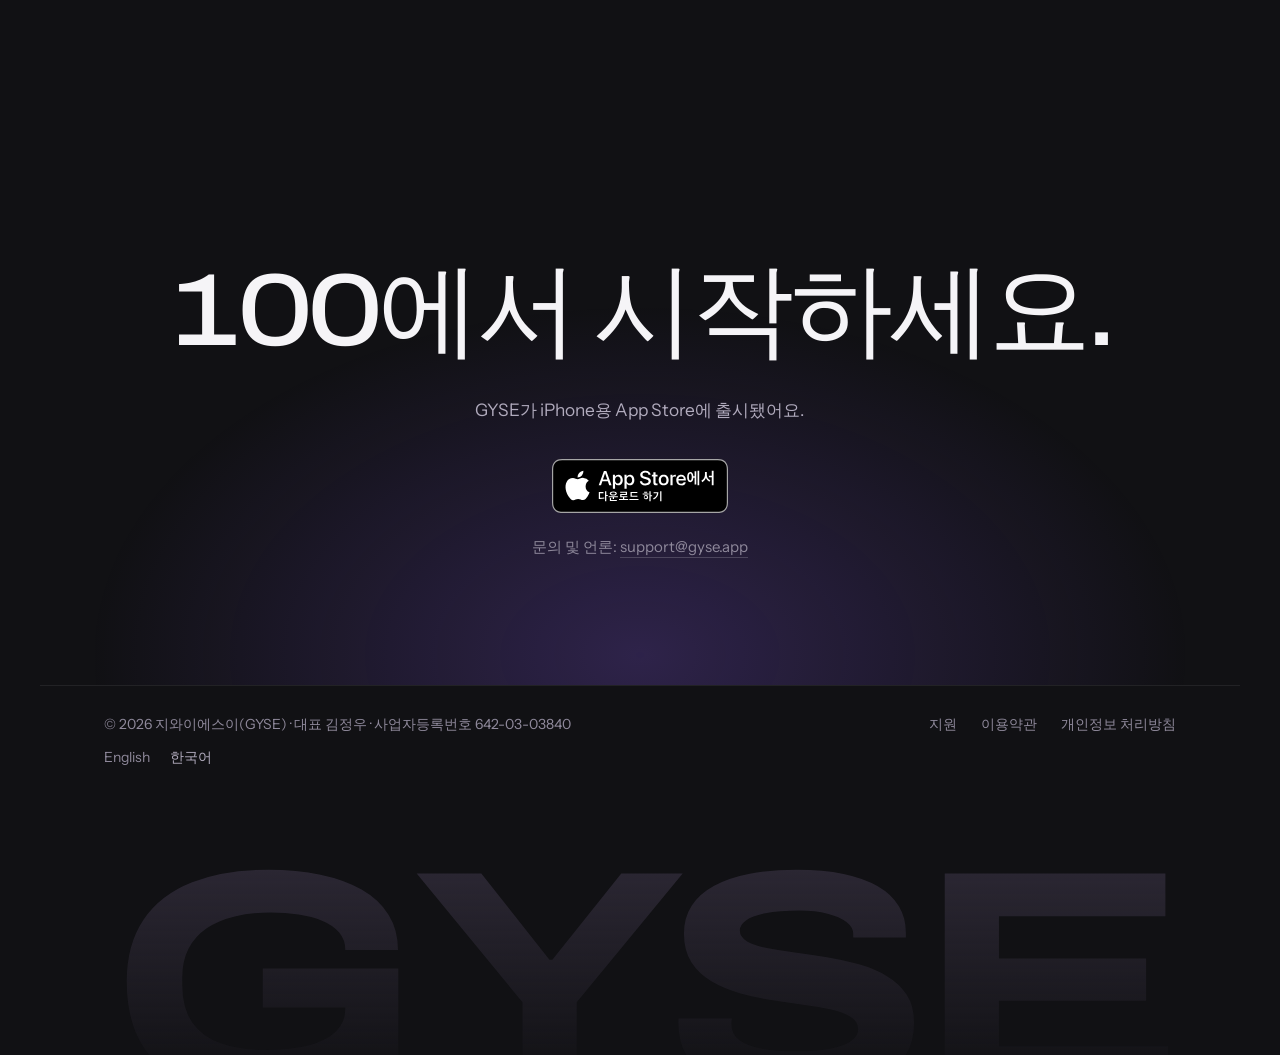
<file: ko/index.html>
<!doctype html>
<html lang="ko">
<head>
<meta charset="utf-8">
<meta name="viewport" content="width=device-width, initial-scale=1, viewport-fit=cover">
<meta http-equiv="Content-Security-Policy" content="default-src 'self'; script-src 'sha256-J1IRRQW+JyDMFVdDuyzE0bA4EYCJC+1/nIpu2itvTQk='; style-src 'self' 'unsafe-inline'; img-src 'self' data:; font-src 'self'; connect-src 'self' https://lggthlqzohwxnammtzxg.supabase.co; object-src 'none'; base-uri 'none'; form-action 'none'">
<meta name="referrer" content="strict-origin-when-cross-origin">
<title>GYSE · 나의 근력을 지수로</title>
<meta name="description" content="GYSE는 운동 기록을 내 근력의 주식 차트로 보여 주는 iPhone 운동 기록 앱이에요. 100에서 시작해, 강해질수록 올라가요.">
<meta property="og:title" content="GYSE: 나의 근력을 지수로">
<meta property="og:description" content="운동 기록을 내 근력의 주식 차트로 보여 주는 운동 기록 앱.">
<meta property="og:url" content="https://gyse.app/ko/">
<link rel="canonical" href="https://gyse.app/ko/">
<link rel="alternate" hreflang="en" href="https://gyse.app/">
<link rel="alternate" hreflang="ko" href="https://gyse.app/ko/">
<link rel="alternate" hreflang="x-default" href="https://gyse.app/">
<meta property="og:image" content="https://gyse.app/assets/og.jpg">
<meta name="twitter:card" content="summary_large_image">
<meta name="theme-color" content="#111114">
<meta name="color-scheme" content="dark">
<link rel="icon" href="/favicon.ico" sizes="32x32">
<link rel="icon" href="/assets/icon.svg" type="image/svg+xml">
<link rel="apple-touch-icon" href="/apple-touch-icon.png">
<link rel="preload" as="font" type="font/woff2" href="/assets/fonts/instrument-sans-var.woff2" crossorigin>
<noscript><style>.scr { display: none; }</style></noscript>
<style>
/* Instrument Sans for words, Archivo at 125% width for numbers and tickers (the app's SF Pro Expanded voice).
   Both SIL Open Font License, served from gyse.app. */
@font-face { font-family: "Instrument Sans"; src: url(/assets/fonts/instrument-sans-var.woff2) format("woff2"); font-weight: 400 700; font-display: swap; }
@font-face { font-family: "Archivo"; src: url(/assets/fonts/archivo-var.woff2) format("woff2"); font-weight: 100 900; font-stretch: 62% 125%; font-display: swap; }

/* Layout: one centred column of calm type; real app screens carry the page. Colour comes from the app (Theme.swift). */
:root {
  color-scheme: dark;
  --bg: #111114; --card: #19171D; --card-2: #201D25; --line: rgba(255,255,255,.07);
  --text: #F5F4F7; --body: #B1ABBD; --muted: #8F899B;
  --purple: #8B5CF6; --btn: #7C4DF0; --violet: #A78BFA; --lilac: #CBB5FF;
  --up: #4ED5AD; --down: #E6A2B4;
  --sans: "Instrument Sans", -apple-system, system-ui, sans-serif;
  --num: "Archivo", "Instrument Sans", system-ui, sans-serif;
  --ease-out: cubic-bezier(.23, 1, .32, 1);
  --ease-io: cubic-bezier(.77, 0, .175, 1);
  --gutter: clamp(20px, 5vw, 72px);
}
* { box-sizing: border-box; }
html { -webkit-text-size-adjust: 100%; background: var(--bg); scrollbar-color: #2A2730 var(--bg); }
body { margin: 0; background: var(--bg); color: var(--text); font-family: var(--sans); font-size: 18px; line-height: 1.55;
       -webkit-font-smoothing: antialiased; text-rendering: optimizeLegibility; caret-color: var(--violet); }
::selection { background: rgba(139, 92, 246, .5); color: #fff; }
a { color: inherit; }
button { font: inherit; color: inherit; }
img { max-width: 100%; display: block; }
figure { margin: 0; }
:focus-visible { outline: 2px solid var(--violet); outline-offset: 3px; border-radius: 8px; }
.wrap { width: 100%; max-width: 1200px; margin: 0 auto; padding: 0 var(--gutter); }
.center { text-align: center; }
.num { font-family: var(--num); font-stretch: 125%; font-variant-numeric: lining-nums tabular-nums; }

h1, h2, h3 { margin: 0; font-weight: 500; letter-spacing: -.035em; text-wrap: balance; }
h1 { font-size: clamp(44px, 8.6vw, 136px); line-height: .88; letter-spacing: -.06em; }
h2 { font-size: clamp(34px, 4.2vw, 56px); line-height: 1.04; }
p { margin: 0; }
.lead { color: var(--body); font-size: clamp(17px, 1.35vw, 20px); line-height: 1.5; max-width: 32em; text-wrap: pretty; }
.center .lead, .sec-head .lead { margin-left: auto; margin-right: auto; }
.up { color: var(--up); } .down { color: var(--down); } .flat { color: var(--muted); }
.tri { display: inline-block; width: .6em; height: .6em; margin-right: .3em; vertical-align: .03em; }

/* ---------- Pressables ---------- */
.btn { display: inline-flex; align-items: center; justify-content: center; min-height: 54px; padding: 0 28px; border-radius: 999px; border: 0; cursor: pointer;
       background: var(--btn); color: #fff; font-weight: 600; font-size: 17px; letter-spacing: -.005em; text-decoration: none;
       box-shadow: inset 0 1px 0 rgba(255,255,255,.22), 0 10px 30px -10px rgba(139,92,246,.7);
       transition: transform 160ms var(--ease-out), background-color 160ms ease, box-shadow 200ms ease; }
.btn:active { transform: scale(.97); }
@media (hover: hover) and (pointer: fine) { .btn:hover { background: #8656F4; box-shadow: inset 0 1px 0 rgba(255,255,255,.26), 0 14px 36px -10px rgba(139,92,246,.85); } }
.link { text-decoration: none; background: linear-gradient(currentColor, currentColor) 0 100% / 0 1px no-repeat, linear-gradient(rgba(255,255,255,.18), rgba(255,255,255,.18)) 0 100% / 100% 1px no-repeat;
        padding-bottom: 2px; transition: background-size 220ms var(--ease-out); }
@media (hover: hover) and (pointer: fine) { .link:hover { background-size: 100% 1px, 100% 1px; } }

/* Segmented control: a lit copy of the row is clipped to the chosen option, so pill and label colour move as one. */
.seg { position: relative; display: inline-flex; padding: 4px; border-radius: 999px; background: rgba(255,255,255,.05); }
.seg button { position: relative; border: 0; background: transparent; color: var(--muted); font-size: 15px; font-weight: 500; padding: 8px 18px; border-radius: 999px; cursor: pointer; white-space: nowrap; transition: color 150ms ease; }
@media (hover: hover) and (pointer: fine) { .seg button:hover { color: var(--text); } }
.seg .lit { position: absolute; inset: 4px; display: flex; pointer-events: none; clip-path: inset(0 100% 0 0 round 999px); }
.seg .lit > span { flex: none; display: grid; place-items: center; font-size: 15px; font-weight: 500; padding: 8px 18px; border-radius: 999px; background: rgba(255,255,255,.12); color: var(--text); white-space: nowrap; }
.seg.ready .lit { transition: clip-path 280ms var(--ease-io); }
.seg[hidden] { display: none; }
.seg .lit > span { display: flex; align-items: center; justify-content: center; }

/* ---------- Header ---------- */
.bar { display: grid; grid-template-columns: 1fr auto 1fr; align-items: center; column-gap: 24px; height: 76px; }
.bar nav { justify-self: end; }
.bar-note { display: inline-flex; align-items: center; gap: 10px; color: var(--body); font-size: 14px; }
.bar-note i { width: 7px; height: 7px; border-radius: 50%; background: var(--violet); box-shadow: 0 0 0 3px rgba(167,139,250,.18); }
.brand { display: inline-flex; align-items: center; gap: 10px; text-decoration: none; font-family: var(--num); font-stretch: 125%; font-weight: 600; font-size: 18px; letter-spacing: .01em; }
.brand svg { width: 28px; height: 28px; }
.bar nav { display: flex; gap: 32px; }
.bar nav a { font-size: 15px; color: var(--body); text-decoration: none; transition: color 150ms ease; }
@media (hover: hover) and (pointer: fine) { .bar nav a:hover { color: var(--text); } }
@media (max-width: 1023px) { .bar-note { display: none; } .bar { grid-template-columns: 1fr auto; } }   /* the links need the room, most of all in Spanish */

/* ---------- Hero ---------- */
.hero { position: relative; overflow: hidden; isolation: isolate; padding-top: clamp(20px, 5vh, 64px); }
.hero-copy { display: grid; justify-items: center; gap: clamp(18px, 2.6vh, 26px); text-align: center; position: relative; z-index: 2; }
.soon { display: inline-flex; align-items: center; gap: 10px; padding: 7px 14px 7px 12px; border-radius: 999px; background: rgba(255,255,255,.05); color: var(--body); font-size: 14px; font-weight: 500; }
.soon i { width: 7px; height: 7px; border-radius: 50%; background: var(--violet); box-shadow: 0 0 0 3px rgba(167,139,250,.18); }
.hero .lead { max-width: 30em; }
/* Reserve, in the hero: one field. The phone below shows the ticker as you type it. */
.hrsv { width: min(100%, 500px); }
.hrsv form { display: grid; gap: 10px; }
.hrsv form[hidden], .hrsv[hidden] { display: none; }
.hbox { display: flex; align-items: center; height: 68px; padding: 0 8px 0 26px; border-radius: 999px; background: rgba(255,255,255,.06); box-shadow: inset 0 0 0 1px rgba(255,255,255,.13);
        -webkit-backdrop-filter: blur(10px); backdrop-filter: blur(10px); transition: box-shadow 160ms ease; }
.hbox:focus-within { box-shadow: inset 0 0 0 1px var(--violet), 0 0 0 4px rgba(139,92,246,.22), 0 20px 50px -20px rgba(139,92,246,.5); }
.hbox > span { font-family: var(--num); font-stretch: 125%; color: var(--muted); font-size: 24px; font-weight: 600; }
.hbox input { flex: 1; width: 100%; min-width: 0; height: 100%; border: 0; outline: 0; background: transparent; color: var(--lilac); font-family: var(--num); font-stretch: 125%;
              font-size: 24px; font-weight: 600; letter-spacing: .01em; text-transform: uppercase; padding: 0 8px 0 4px; }
.hbox input::placeholder { color: rgba(203,181,255,.42); }
.hbox .btn { min-height: 52px; padding: 0 26px; flex: none; }
.hbox .btn[hidden] { display: none; }
.hrsv .msg { margin: 0; font-size: 15px; color: var(--muted); min-height: 1.55em; }
.hrsv .msg.warn { color: var(--down); }
.hrsv .msg.ok { color: var(--up); }
.hstep { display: grid; gap: 10px; margin-top: 2px; }
.hstep[hidden] { display: none; }
.hstep .emf { border-radius: 999px; height: 60px; padding: 0 26px; }
.hstep .btn { width: 100%; }
.hrsv .rsv-done { margin: 0; max-width: none; text-align: left; }
.hero .actions:not(:has(.btn, .badge)) { display: none; }   /* before launch the field above is the action; at launch the badge here becomes the download button */
.actions { display: flex; flex-wrap: wrap; justify-content: center; align-items: center; gap: 12px; margin-top: 6px; }
/* App Store badge: "coming soon" until assets/store.json has the app's link, then a download link. */
.store { display: inline-flex; align-items: center; justify-content: center; gap: 10px; min-height: 54px; padding: 0 22px 0 18px; border-radius: 999px; white-space: nowrap;
         background: rgba(255,255,255,.06); box-shadow: inset 0 0 0 1px rgba(255,255,255,.1); color: var(--text); font-size: 16px; font-weight: 500; text-decoration: none; }
.store svg { width: 16px; height: 22px; flex: none; color: var(--lilac); }
.store .soft { color: var(--body); }
.badge { display: inline-flex; border-radius: 10px; transition: transform .15s ease; }
.badge img { display: block; height: 54px; width: auto; }
.badge:hover { transform: translateY(-1px); }
.btn svg { width: 16px; height: 22px; margin-right: 10px; flex: none; }
.btn.quiet { background: rgba(255,255,255,.06); box-shadow: inset 0 0 0 1px rgba(255,255,255,.1); }
@media (hover: hover) and (pointer: fine) { .btn.quiet:hover { background: rgba(255,255,255,.1); box-shadow: inset 0 0 0 1px rgba(255,255,255,.14); } }
a.bar-note { text-decoration: none; color: var(--text); }
.stage { position: relative; height: clamp(500px, 62vw, 640px); margin-top: clamp(26px, 5vh, 60px); }
.stage .glow { position: absolute; left: 50%; top: 40px; width: min(1100px, 130vw); height: 760px; transform: translateX(-50%); z-index: -1;
               background: radial-gradient(closest-side, rgba(139,92,246,.30), rgba(139,92,246,.08) 55%, transparent); }
.ghost { position: absolute; left: 50%; top: 4px; transform: translateX(-50%); z-index: -1; white-space: nowrap; pointer-events: none; user-select: none;
         font-size: calc(clamp(130px, 23vw, 360px) * var(--gs, 1)); font-weight: 600; letter-spacing: -.05em; line-height: .8; color: transparent; -webkit-text-stroke: 1px rgba(255,255,255,.06);
         background: linear-gradient(180deg, rgba(255,255,255,.07), rgba(255,255,255,0) 80%); -webkit-background-clip: text; background-clip: text; }
.floats { position: absolute; inset: 0; z-index: 2; pointer-events: none; }
.float { position: absolute; display: flex; align-items: center; gap: 12px; padding: 12px 16px 12px 12px; border-radius: 18px; font-size: 14px; color: var(--body); white-space: nowrap;
         background: rgba(34,31,40,.78); -webkit-backdrop-filter: blur(14px) saturate(140%); backdrop-filter: blur(14px) saturate(140%);
         box-shadow: inset 0 0 0 1px rgba(255,255,255,.08), 0 24px 50px -24px rgba(0,0,0,.9); will-change: transform; }
.float b { display: block; color: var(--text); font-weight: 600; font-size: 15px; }
.float em { font-style: normal; color: var(--up); font-weight: 600; font-size: 14px; }
.float .rec-i { width: 34px; height: 34px; border-radius: 11px; display: grid; place-items: center; background: rgba(139,92,246,.2); color: var(--lilac); }
.float .rec-i svg { width: 14px; height: 14px; }
.float .av { width: 34px; height: 34px; border-radius: 50%; display: grid; place-items: center; background: #2C2833; color: var(--lilac); font-weight: 700; font-family: var(--num); font-stretch: 125%; }
.float .fv { text-align: right; margin-left: 8px; }
.float .fv b { font-weight: 500; }
.float .tg { width: 16px; height: 16px; color: var(--muted); margin-left: 4px; }
.float.f3 b { display: inline; font-weight: 500; font-size: 14px; }
/* The cards arrive with the story the phone tells: someone follows you, a set is logged, the next target appears. */
.js .float { opacity: 0; scale: .92; transition: opacity 500ms ease, scale 600ms var(--ease-out); }
.js .float.in { opacity: 1; scale: 1; }
.f1 { left: calc(50% - 470px); top: 150px; rotate: -3deg; }
.f2 { left: calc(50% + 205px); top: 90px; rotate: 2.5deg; }
.f3 { left: calc(50% - 400px); top: 360px; rotate: 2deg; }
@media (max-width: 1100px) { .f3 { display: none; } .f1 { left: calc(50% - 380px); } .f2 { left: calc(50% + 170px); } }
@media (max-width: 820px) { .floats { display: none; } }
.stage svg.line { position: absolute; left: 0; width: 100%; top: 60px; height: 360px; overflow: visible; z-index: 0; }
.phone { position: relative; z-index: 1; width: min(360px, 78vw); margin: 0 auto; aspect-ratio: 900 / 1957; padding: 10px; border-radius: 58px;
         background: #050506; box-shadow: 0 0 0 1px rgba(255,255,255,.14), inset 0 0 0 1px rgba(255,255,255,.06), 0 40px 80px -30px rgba(0,0,0,.8); }
.phone img { width: 100%; height: 100%; border-radius: 48px; object-fit: cover; background: var(--bg); }
.phone::after { content: ""; position: absolute; z-index: 2; top: 2.4%; left: 50%; width: 32%; height: 3.4%; transform: translateX(-50%); border-radius: 99px; background: #000; }
/* The hero's phone is drawn by the page (the app's Index tab in miniature), so it can carry the ticker you type and
   climb from 100. Everything is sized in cqw, so it scales with the phone like the screenshot it replaces. */
.scr { position: absolute; inset: 10px; border-radius: 48px; overflow: hidden; background: var(--bg); color: var(--text); container-type: inline-size; text-align: left; line-height: 1.2; }
.scr .sb { display: flex; justify-content: space-between; align-items: center; padding: 6.6cqw 7cqw 0 10cqw; font-size: 3.6cqw; font-weight: 600; letter-spacing: -.01em; }
.scr .sb svg { width: 16cqw; height: 3.2cqw; }
.scr .pad { padding: 0 5.6cqw; }
.scr .tp { display: flex; justify-content: space-between; align-items: center; margin-top: 8.4cqw; }
.scr .tp b { display: inline-flex; align-items: center; gap: 2.4cqw; font-family: var(--num); font-stretch: 125%; font-weight: 700; font-size: 4.7cqw; letter-spacing: .01em; }
.scr .tp b svg { width: 7.6cqw; height: 7.6cqw; }
.scr .tp > svg { width: 4.6cqw; height: 5.4cqw; color: var(--body); }
.scr .tk { display: flex; flex-wrap: wrap; align-items: center; gap: 1.6cqw 2.4cqw; margin-top: 7.2cqw; min-height: 7.4cqw; }
.scr .tk b { font-family: var(--num); font-stretch: 125%; font-weight: 700; font-size: 6.6cqw; line-height: 1; color: var(--lilac); letter-spacing: .01em; }
.scr .tk b[data-long] { font-size: 5.4cqw; }
.scr .ath { display: inline-flex; align-items: center; gap: 1.3cqw; padding: 1.4cqw 2.5cqw; border-radius: 99px; background: rgba(139,92,246,.2); color: var(--lilac); font-size: 2.9cqw; font-weight: 600; white-space: nowrap;
            transition: opacity 320ms ease, scale 460ms var(--ease-out); }
.scr .ath svg { width: 2.5cqw; height: 2.5cqw; }
.js .scr .ath:not(.on) { opacity: 0; scale: .8; }
.scr .lb { margin-top: 2.4cqw; color: var(--muted); font-size: 3.4cqw; }
.scr .big { margin-top: 2cqw; font-size: 15.4cqw; font-weight: 500; letter-spacing: -.04em; line-height: 1.06; }
.scr .chg { margin-top: 1.2cqw; font-size: 3.4cqw; font-weight: 500; color: var(--up); white-space: nowrap; }
.scr .chg .tri { margin-right: .1em; }
.scr .chg b { font-weight: 500; margin-right: 1.4cqw; }
.scr .chg span { color: var(--muted); font-weight: 400; }
.scr svg.hc { display: block; width: 88.9cqw; height: 54.3cqw; margin-top: 5.2cqw; overflow: visible; }
.scr .rg { display: flex; align-items: center; justify-content: space-between; margin-top: 2.2cqw; padding: 0 1.6cqw 0 3cqw; color: var(--muted); font-size: 3.4cqw; font-weight: 600; }
.scr .rg .on { padding: 2.2cqw 4cqw; border-radius: 99px; background: rgba(255,255,255,.09); color: var(--text); }
.scr .rg svg { width: 4.4cqw; height: 4.4cqw; }
.scr .cta { display: flex; align-items: center; justify-content: center; gap: 2.2cqw; height: 13.2cqw; margin-top: 4.4cqw; border-radius: 5cqw; background: var(--btn); font-size: 4.1cqw; font-weight: 600;
            box-shadow: inset 0 1px 0 rgba(255,255,255,.2); transition: scale 150ms var(--ease-out), filter 150ms ease; }
.scr .cta svg { width: 3.6cqw; height: 3.6cqw; }
.scr .cta.press { scale: .965; filter: brightness(1.18); }
.scr .ss { display: flex; justify-content: space-between; gap: 4cqw; margin-top: 3.6cqw; padding: 4.6cqw; border-radius: 6.4cqw; background: var(--card); box-shadow: inset 0 0 0 1px var(--line); }
.scr .ss b { display: block; font-family: var(--num); font-stretch: 125%; font-size: 8.4cqw; font-weight: 500; line-height: 1; }
.scr .ss span { display: block; margin-top: 2cqw; color: var(--body); font-size: 3.2cqw; }
.scr .ss em { display: block; margin-top: 1.6cqw; font-style: normal; color: var(--up); font-size: 3.1cqw; font-weight: 600; }
.scr .gr { display: grid; grid-template-columns: repeat(7, 4.4cqw); gap: 1.3cqw; align-content: start; color: var(--muted); font-size: 2.4cqw; text-align: center; }
.scr .gr i { height: 4.4cqw; border-radius: 1.2cqw; background: rgba(255,255,255,.06); }
.scr .gr i.on { background: var(--purple); }
.scr .tst { position: absolute; z-index: 3; left: 50%; top: 13.4cqw; translate: -50% -5cqw; opacity: 0; display: flex; align-items: center; gap: 1.8cqw; padding: 2.2cqw 3.8cqw 2.2cqw 3cqw; border-radius: 99px; white-space: nowrap;
            background: rgba(48,43,58,.97); box-shadow: inset 0 0 0 1px rgba(255,255,255,.1), 0 3cqw 8cqw -3cqw rgba(0,0,0,.9); color: var(--body); font-size: 3.2cqw;
            transition: opacity 240ms ease, translate 420ms var(--ease-out); }
.scr .tst.on { opacity: 1; translate: -50% 0; }
.scr .tst b { color: var(--text); font-weight: 600; }
.scr .tst svg { width: 3.6cqw; height: 3.6cqw; color: var(--up); flex: none; }
/* The hero shows the top of the phone and lets it fade into the page. */
.hero .phone { -webkit-mask-image: linear-gradient(#000 62%, transparent 92%); mask-image: linear-gradient(#000 62%, transparent 92%); }
@media (prefers-reduced-motion: no-preference) {
  .js .hero .phone { animation: rise 900ms var(--ease-out) 120ms both; }
  .js .stage .glow { animation: fade 1400ms ease 60ms both; }
}
@keyframes rise { from { opacity: 0; transform: translateY(28px); } }
@keyframes fade { from { opacity: 0; } }

/* ---------- Sections ---------- */
.sec { padding: clamp(110px, 16vh, 180px) 0; }
.sec-head { display: grid; gap: 22px; justify-items: center; text-align: center; margin-bottom: clamp(48px, 7vh, 80px); }

/* How it works: steps on the left, one phone that follows on the right */
.story { display: grid; grid-template-columns: minmax(0, 1fr) minmax(0, 1fr); gap: clamp(40px, 6vw, 96px); }
.steps { list-style: none; margin: 0; padding: 0; }
.step { min-height: 64vh; display: flex; flex-direction: column; justify-content: center; align-items: flex-start; gap: 18px; max-width: 30em; transition: opacity 360ms ease; }
.step .n { width: 30px; height: 30px; border-radius: 50%; display: grid; place-items: center; font-family: var(--num); font-stretch: 125%; font-size: 13px; font-weight: 600; color: var(--lilac); background: rgba(139,92,246,.16); }
.step h2 { font-size: clamp(32px, 3.4vw, 48px); }
.step .shot { display: none; }
.js .story .step { opacity: .28; }
.js .story .step.on { opacity: 1; }
.follow { position: sticky; top: calc(50vh - 370px); height: max-content; padding: 0 0 8vh; }
.follow .phone { width: 330px; max-width: 100%; }
.follow .phone img { position: absolute; inset: 10px; width: calc(100% - 20px); height: calc(100% - 20px); opacity: 0; transition: opacity 420ms ease; }
.follow .phone img.on { opacity: 1; }

/* Two years on one line: the app's chart (IndexChart.swift) at page size */
.pro { max-width: 1040px; margin: 0 auto; padding: clamp(20px, 3.2vw, 40px); }
.pro-top { display: flex; justify-content: space-between; align-items: flex-start; gap: 20px 32px; flex-wrap: wrap; }
.pro-sym { display: flex; align-items: baseline; gap: 10px; }
.pro-sym b { font-family: var(--num); font-stretch: 125%; color: var(--lilac); font-size: 18px; font-weight: 700; }
.pro-sym span { color: var(--muted); font-size: 14px; }
.pro-v { font-size: clamp(44px, 5.6vw, 72px); font-weight: 500; letter-spacing: -.04em; line-height: 1; margin-top: 12px; }
.pro-c { margin-top: 10px; font-size: 15px; font-weight: 500; min-height: 1.5em; }
.pro-c .when { color: var(--muted); font-weight: 400; margin-left: 6px; }
.pro-tools { display: flex; flex-direction: column; align-items: flex-end; gap: 10px; }
.pro-tools .row { display: flex; flex-wrap: wrap; justify-content: flex-end; gap: 8px; }
.plus { display: inline-block; font-size: 10px; font-weight: 700; letter-spacing: .06em; line-height: 1; padding: 3px 6px; border-radius: 6px; margin-left: 6px; vertical-align: 1px; background: rgba(139,92,246,.24); color: var(--lilac); }
.chip { display: inline-flex; align-items: center; gap: 7px; border: 0; cursor: pointer; padding: 8px 14px; border-radius: 999px; background: rgba(255,255,255,.05); color: var(--muted); font-size: 14px; font-weight: 500;
        transition: background-color 150ms ease, color 150ms ease, transform 160ms var(--ease-out); }
.chip i { width: 12px; height: 2px; border-radius: 2px; background: currentColor; }
.chip[aria-pressed="true"] { background: rgba(255,255,255,.12); color: var(--text); }
.chip[data-o="sma"][aria-pressed="true"] i { background: rgba(255,255,255,.6); }
.chip[data-o="ema"][aria-pressed="true"] i { background: #F2C46D; }
.chip:active { transform: scale(.97); }
@media (hover: hover) and (pointer: fine) { .chip:hover { color: var(--text); } }
.pro-plot { position: relative; height: clamp(260px, 40vh, 380px); margin-top: 26px; touch-action: pan-y; cursor: crosshair; user-select: none; -webkit-user-select: none; }
.pro-plot svg { position: absolute; inset: 0; width: 100%; height: 100%; overflow: visible; }
.pro-plot .layer { transition: opacity 160ms ease; }
.pro-plot.swapping .layer { opacity: 0; }
.pro-bottom { display: flex; justify-content: center; margin-top: 18px; }
.pro-stats { display: grid; grid-template-columns: repeat(4, minmax(0, 1fr)); margin: 28px 0 0; padding-top: 18px; border-top: 1px solid var(--line); }
.pro-stats div + div { padding-left: 20px; border-left: 1px solid var(--line); }
.pro-stats dt { color: var(--muted); font-size: 14px; }
.pro-stats dd { margin: 4px 0 0; font-size: clamp(18px, 1.8vw, 24px); font-weight: 500; letter-spacing: -.02em; }
/* Sessions: the app's training grid (HomeView SessionsCard) and weekly run (WeeklyRun), over the same two years */
.sess { max-width: 1040px; margin: 16px auto 0; padding: clamp(20px, 3.2vw, 40px); }
.sess-top { display: flex; justify-content: space-between; align-items: flex-end; gap: 20px 40px; flex-wrap: wrap; }
.sess-k { color: var(--muted); font-size: 14px; }
.sess-n { color: var(--body); font-size: 17px; margin-top: 6px; }
.sess-n b { color: var(--text); font-size: clamp(36px, 4vw, 52px); font-weight: 500; letter-spacing: -.04em; margin-right: 8px; }
.sess-stats { display: flex; gap: clamp(20px, 3vw, 40px); margin: 0; }
.sess-stats dt { color: var(--muted); font-size: 14px; }
.sess-stats dd { margin: 2px 0 0; font-size: clamp(22px, 2.2vw, 28px); font-weight: 500; letter-spacing: -.02em; }
.sess-stats .up { color: var(--up); }
.sess-grid { margin-top: 30px; display: grid; grid-auto-flow: column; grid-template-rows: 16px repeat(7, 11px); grid-auto-columns: 11px; gap: 3px; justify-content: end; overflow: hidden; }
.sess-grid i { border-radius: 3px; background: rgba(255,255,255,.06); }
.sess-grid i.on { background: #8B5CF6; }
.sess-grid i.hol { background: rgba(139,92,246,.26); }
.sess-grid i.fut { background: rgba(255,255,255,.025); }
.sess-grid i.today { box-shadow: inset 0 0 0 1.3px #CBB5FF; }
.sess-grid b { font-size: 11px; font-weight: 500; color: var(--muted); white-space: nowrap; line-height: 1; }
.sess-key { display: flex; flex-wrap: wrap; gap: 8px 22px; margin-top: 18px; color: var(--muted); font-size: 13px; }
.sess-key i { display: inline-block; width: 11px; height: 11px; border-radius: 3px; margin-right: 7px; vertical-align: -1px; }
.pro-note { text-align: center; color: var(--muted); font-size: 14px; margin-top: 22px; }

/* Try a set */
.card { background: linear-gradient(180deg, var(--card-2), var(--card)); border-radius: 32px; box-shadow: inset 0 0 0 1px var(--line), 0 40px 80px -50px rgba(0,0,0,.8); }
.demo { max-width: 920px; margin: 0 auto; padding: clamp(24px, 4vw, 48px); display: grid; gap: 28px; }
.demo-top { display: flex; justify-content: space-between; align-items: center; gap: 16px; flex-wrap: wrap; min-height: 46px; }
.rec { display: inline-flex; align-items: center; gap: 7px; padding: 7px 13px; border-radius: 999px; background: rgba(139,92,246,.16); color: var(--lilac); font-size: 14px; font-weight: 600;
       transition: opacity 200ms var(--ease-out), transform 200ms var(--ease-out); }
.rec svg { width: 12px; height: 12px; }
.rec[hidden] { display: inline-flex; opacity: 0; transform: scale(.94); }
.readout { text-align: center; }
.readout .lbl { color: var(--muted); font-size: 15px; }
.readout .big { font-size: clamp(64px, 9vw, 112px); font-weight: 500; letter-spacing: -.045em; line-height: 1; margin-top: 10px; }
.readout .delta { margin-top: 12px; font-size: 16px; font-weight: 500; }
.demo svg.c { display: block; width: 100%; height: auto; overflow: visible; }
.controls { display: grid; grid-template-columns: minmax(0, 1fr) minmax(0, 1fr); gap: 14px; }
@media (max-width: 480px) { .controls { grid-template-columns: minmax(0, 1fr); } }   /* on a phone the two steppers stack, so neither spills out of the card */
.field > span { display: block; font-size: 14px; color: var(--muted); margin: 0 0 8px 4px; }
.stepper { display: flex; align-items: center; height: 64px; border-radius: 18px; background: rgba(255,255,255,.05); }
.stepper button { width: 56px; height: 100%; border: 0; background: transparent; color: var(--body); cursor: pointer; border-radius: 18px; display: grid; place-items: center;
                  transition: color 150ms ease, transform 160ms var(--ease-out); }
.stepper button svg { width: 18px; height: 18px; }
@media (hover: hover) and (pointer: fine) { .stepper button:hover { color: var(--text); } }
.stepper button:active { transform: scale(.92); }
.stepper output { flex: 1; text-align: center; font-size: 24px; font-weight: 500; letter-spacing: -.02em; }
.stepper small { font-family: var(--sans); font-stretch: 100%; font-size: 14px; color: var(--muted); margin-left: 5px; letter-spacing: 0; }
.demo .foot { display: flex; justify-content: space-between; gap: 8px 24px; flex-wrap: wrap; color: var(--muted); font-size: 15px; }
.demo .foot b { color: var(--text); font-weight: 500; font-stretch: 100%; font-family: var(--sans); }
.demo .foot .warn { color: var(--down); }

/* Friends: one full-colour chapter, the page's single loud moment */
.chapter { position: relative; overflow: hidden; isolation: isolate; margin: 0 12px; border-radius: 44px; background: #CDBBFB; color: #17131F;
           --body: #3E3550; --muted: #5E5470; --line: rgba(23,19,31,.12); }
.chapter .lead { color: var(--body); }
.chapter .ghost-100 { position: absolute; left: 50%; top: 52%; transform: translate(-50%, -50%); z-index: -1; font-size: clamp(260px, 46vw, 720px); font-weight: 600; letter-spacing: -.06em; line-height: .8;
                      color: rgba(255,255,255,.28); pointer-events: none; user-select: none; }
.chapter .h2h { --body: #B1ABBD; --muted: #8F899B; --line: rgba(255,255,255,.07); color: var(--text); box-shadow: 0 50px 100px -40px rgba(40,20,90,.55); }
.chapter .trio p { color: var(--body); }
.chapter .trio b { color: #17131F; }
.chapter :focus-visible { outline-color: #17131F; }
.h2h { position: relative; max-width: 1000px; margin: 0 auto; padding: clamp(24px, 4vw, 48px); }
.h2h .top { display: flex; justify-content: space-between; align-items: center; gap: 16px; flex-wrap: wrap; }
.h2h .top > span { color: var(--muted); font-size: 15px; }
.sides { display: flex; justify-content: space-between; gap: 24px; margin-top: 36px; }
.side .tk { font-family: var(--num); font-stretch: 125%; font-weight: 600; font-size: 18px; }
.side.me .tk { color: var(--lilac); }
.side.them .tk { color: rgba(255,255,255,.7); }
.side .v { display: block; font-size: clamp(40px, 5.4vw, 68px); font-weight: 500; letter-spacing: -.04em; line-height: 1.05; margin-top: 8px; }
.side .v small { font-family: var(--sans); font-stretch: 100%; font-size: .36em; color: var(--muted); margin-left: .25em; letter-spacing: 0; }
.side .c { display: block; font-size: 15px; font-weight: 500; margin-top: 6px; }
.side.them { text-align: right; }
.h2h svg.c { display: block; width: 100%; height: clamp(170px, 24vh, 240px); margin-top: 32px; overflow: visible; }
.verdict { margin-top: 28px; text-align: center; font-size: clamp(19px, 1.7vw, 24px); font-weight: 500; letter-spacing: -.02em; }
.verdict span { display: block; margin-top: 4px; color: var(--muted); font-size: 15px; letter-spacing: 0; font-weight: 400; }
.fade { transition: opacity 160ms ease, filter 160ms ease; }
.swapping .fade { opacity: 0; filter: blur(2px); }
.trio { display: grid; grid-template-columns: repeat(3, minmax(0, 1fr)); gap: 32px; max-width: 1000px; margin: clamp(48px, 7vh, 72px) auto 0; }
.trio p { color: var(--body); font-size: 16px; }
.trio b { display: block; color: var(--text); font-weight: 500; font-size: 18px; margin-bottom: 4px; }

/* Ticker */
.claim { display: grid; grid-template-columns: minmax(0, 1fr) minmax(0, 1fr); gap: clamp(48px, 7vw, 112px); align-items: center; }
.claim h2 { margin-bottom: 22px; }
.tkfield { margin-top: 40px; max-width: 26em; }
.tkfield label { display: block; font-size: 14px; color: var(--muted); margin: 0 0 10px 4px; }
.tkbox { display: flex; align-items: center; height: 72px; padding: 0 24px; border-radius: 20px; background: rgba(255,255,255,.05); box-shadow: inset 0 0 0 1px var(--line);
         transition: box-shadow 160ms ease; }
.tkbox:focus-within { box-shadow: inset 0 0 0 1px var(--violet), 0 0 0 4px rgba(139,92,246,.2); }
.tkbox span { font-family: var(--num); font-stretch: 125%; color: var(--muted); font-size: 26px; font-weight: 600; }
.tkbox input { flex: 1; width: 100%; min-width: 0; height: 100%; border: 0; outline: 0; background: transparent; color: var(--lilac); font-family: var(--num); font-stretch: 125%;
               font-size: 26px; font-weight: 600; letter-spacing: .01em; text-transform: uppercase; padding-left: 4px; }
.tkbox input::placeholder { color: rgba(203,181,255,.42); }
.tkbox .cnt { font-size: 14px; color: var(--muted); }
.tkfield .msg { margin: 10px 0 0 4px; font-size: 15px; color: var(--muted); min-height: 1.55em; }
.tkfield .msg.warn { color: var(--down); }
.tkfield .msg.ok { color: var(--up); }
.rsv { display: grid; gap: 12px; margin-top: 16px; }
.rsv label { margin-bottom: -2px; }
.emf { height: 58px; width: 100%; padding: 0 22px; border: 0; border-radius: 18px; background: rgba(255,255,255,.05); box-shadow: inset 0 0 0 1px var(--line);
       color: var(--text); font: inherit; font-size: 17px; transition: box-shadow 160ms ease; }
.emf::placeholder { color: var(--muted); opacity: .7; }
.emf:focus { outline: 0; box-shadow: inset 0 0 0 1px var(--violet), 0 0 0 4px rgba(139,92,246,.2); }
.rsv[hidden], .rsv-done[hidden], .tkfield[hidden] { display: none; }
.hp { position: absolute; left: -10000px; width: 1px; height: 1px; opacity: 0; }
.rsv .btn { width: 100%; margin-top: 4px; }
.btn:disabled { opacity: .42; cursor: default; box-shadow: none; transform: none; pointer-events: none; }
.fine { margin: 0 4px; font-size: 13.5px; line-height: 1.55; color: var(--muted); }
.fine.warn { color: var(--down); }
.rsv-done { margin-top: 40px; max-width: 26em; padding: 26px 28px; border-radius: 24px; background: rgba(78,213,173,.07); box-shadow: inset 0 0 0 1px rgba(78,213,173,.22); outline: 0; }
.rd-t { margin: 0; font-size: 22px; color: var(--text); }
.rd-t b { color: var(--lilac); font-family: var(--num); font-stretch: 125%; font-weight: 700; }
.rd-b { margin: 10px 0 0; font-size: 15px; line-height: 1.6; color: var(--body); }
.rd-b b { color: var(--text); font-weight: 600; overflow-wrap: anywhere; }

/* The weekly story card, as the app draws it */
.story-card { position: relative; width: min(100%, 360px); margin: 0 auto; aspect-ratio: 9 / 16; border-radius: 34px; padding: 8%; container-type: inline-size; display: flex; flex-direction: column;
              background: radial-gradient(120% 70% at 50% 100%, rgba(139,92,246,.22), transparent 60%), linear-gradient(180deg, #23202A, #18161C);
              box-shadow: inset 0 0 0 1px rgba(255,255,255,.08), 0 50px 90px -40px rgba(0,0,0,.9); }
.story-card .r1 { display: flex; justify-content: space-between; align-items: baseline; gap: 8px; }
.story-card .stk { font-family: var(--num); font-stretch: 125%; color: var(--lilac); font-size: 8.6cqw; font-weight: 700; line-height: 1.1; overflow-wrap: anywhere; }
.story-card .sd { color: var(--muted); font-size: 3.4cqw; white-space: nowrap; }
.story-card .sw { color: var(--muted); font-size: 3.8cqw; margin-top: 1.2cqw; }
.story-card .sv { font-size: 19cqw; font-weight: 500; letter-spacing: -.045em; line-height: 1; margin-top: 9cqw; }
.story-card .sc { font-size: 4cqw; margin-top: 2.6cqw; font-weight: 500; }
.story-card svg.sch { width: 100%; flex: 1; min-height: 0; margin-top: 6cqw; overflow: visible; }
.story-card .chips { display: flex; gap: 2cqw; margin-top: 6cqw; }
.story-card .chips span { display: inline-flex; align-items: center; gap: 1.4cqw; font-size: 3.2cqw; font-weight: 500; padding: 1.5cqw 3.2cqw; border-radius: 99px; background: rgba(255,255,255,.07); color: var(--body); }
.story-card .chips svg { width: 2.8cqw; height: 2.8cqw; }
.story-card .sf { display: flex; justify-content: space-between; align-items: center; margin-top: 8cqw; color: var(--muted); font-size: 3.3cqw; }
.story-card .sf b { display: inline-flex; align-items: center; gap: 1.8cqw; color: var(--text); font-family: var(--num); font-stretch: 125%; font-size: 3.6cqw; font-weight: 600; }
.story-card .sf svg { width: 4.6cqw; height: 4.6cqw; }

/* Principles */
.trio.plain { margin-top: 0; }
.plain-links { display: flex; justify-content: center; gap: 28px; margin-top: clamp(40px, 6vh, 64px); font-size: 16px; color: var(--body); }

/* Questions */
.faq { max-width: 760px; margin: 0 auto; border-top: 1px solid var(--line); }
.faq details { border-bottom: 1px solid var(--line); }
.faq summary { list-style: none; cursor: pointer; display: flex; justify-content: space-between; align-items: center; gap: 24px; padding: 22px 4px; font-size: clamp(18px, 1.5vw, 21px); font-weight: 500; letter-spacing: -.01em; }
.faq summary::-webkit-details-marker { display: none; }
.faq summary::after { content: ""; flex: none; width: 10px; height: 10px; margin-right: 6px; border-right: 2px solid var(--muted); border-bottom: 2px solid var(--muted); rotate: 45deg; translate: 0 -3px; transition: rotate 220ms var(--ease-out), translate 220ms var(--ease-out); }
.faq details[open] summary::after { rotate: -135deg; translate: 0 3px; }
@media (hover: hover) and (pointer: fine) { .faq summary:hover::after { border-color: var(--text); } }
.faq p { color: var(--body); font-size: 17px; line-height: 1.6; padding: 0 4px 24px; max-width: 40em; }

/* Dock */
.btn.sm { min-height: 42px; padding: 0 18px; font-size: 15px; }
.dock { position: fixed; z-index: 20; left: 50%; bottom: max(20px, calc(env(safe-area-inset-bottom) + 12px)); display: flex; align-items: center; gap: 14px; padding: 6px 6px 6px 16px; border-radius: 999px;
        background: rgba(30,27,35,.72); -webkit-backdrop-filter: blur(18px) saturate(160%); backdrop-filter: blur(18px) saturate(160%); box-shadow: inset 0 0 0 1px rgba(255,255,255,.1), 0 20px 40px -16px rgba(0,0,0,.7);
        transform: translate(-50%, 18px); opacity: 0; pointer-events: none; transition: transform 320ms var(--ease-out), opacity 220ms ease; }
.dock.on { transform: translate(-50%, 0); opacity: 1; pointer-events: auto; }
/* On wide screens the dock sits in the corner, so it never lands on a centred heading. */
@media (min-width: 901px) { .dock { left: auto; right: 24px; transform: translateY(18px); } .dock.on { transform: none; } }
.dock-b { display: inline-flex; align-items: center; gap: 8px; font-family: var(--num); font-stretch: 125%; font-weight: 600; font-size: 15px; }
.dock-b svg { width: 22px; height: 22px; }

/* Close */
.closer { padding: clamp(120px, 18vh, 200px) 0 clamp(100px, 14vh, 160px); position: relative; overflow: hidden; isolation: isolate; }
.closer::before { content: ""; position: absolute; left: 50%; bottom: -320px; width: 1100px; height: 700px; transform: translateX(-50%); z-index: -1;
                  background: radial-gradient(closest-side, rgba(139,92,246,.24), transparent); }
.closer h2 { font-size: clamp(52px, 8vw, 112px); line-height: .95; letter-spacing: -.05em; }
.closer h2 .num { font-weight: 500; letter-spacing: -.04em; }
.closer .lead { margin-top: 24px; }
.closer .actions { margin-top: 36px; }
.closer .mail { margin-top: 22px; color: var(--muted); font-size: 15px; }
.foot-site { color: var(--muted); font-size: 14px; overflow: hidden; }
.mega { font-size: 24.5vw; font-weight: 700; letter-spacing: -.045em; line-height: .74; text-align: center; margin: 5vw 0 -3.6vw; white-space: nowrap; user-select: none;
        background: linear-gradient(180deg, #2B2733 0%, rgba(43,39,51,0) 92%); -webkit-background-clip: text; background-clip: text; color: transparent; }
.foot-site .wrap { display: flex; flex-wrap: wrap; justify-content: space-between; gap: 12px 24px; padding-top: 28px; padding-bottom: max(36px, env(safe-area-inset-bottom)); border-top: 1px solid var(--line); }
.foot-site nav { display: flex; gap: 24px; }
.foot-site a { color: var(--muted); text-decoration: none; transition: color 150ms ease; }
.foot-site .langs { flex-basis: 100%; gap: 20px; }
.foot-site .langs a[aria-current] { color: var(--body); }
/* Korean (/ko/): lines break between words, Hangul falls to the system face, and headings get the room Hangul needs. */
html:lang(ko) { word-break: keep-all; --sans: "Instrument Sans", "Pretendard", -apple-system, "Apple SD Gothic Neo", "Noto Sans KR", system-ui, sans-serif; }
html:lang(ko) h1 { font-size: clamp(42px, 7.4vw, 116px); line-height: 1.06; letter-spacing: -.045em; }
html:lang(ko) h2 { line-height: 1.2; letter-spacing: -.03em; }
@media (hover: hover) and (pointer: fine) { .foot-site a:hover { color: var(--text); } }

/* ---------- Narrower screens ---------- */
@media (max-width: 900px) {
  .story, .claim { grid-template-columns: minmax(0, 1fr); }
  .follow { display: none; }
  .step { min-height: 0; padding: 0 0 64px; max-width: none; }
  .step:last-child { padding-bottom: 0; }
  .js .story .step { opacity: 1; }
  .step .shot { display: block; width: 100%; margin-top: 20px; }
  .step .shot .phone { width: min(280px, 72vw); }
  /* Each step shows the top of its screen and lets it fade, like the hero, so three steps fit in far less scroll. */
  .step .shot { max-height: 400px; overflow: hidden; -webkit-mask-image: linear-gradient(#000 68%, transparent); mask-image: linear-gradient(#000 68%, transparent); }
  .trio { grid-template-columns: minmax(0, 1fr); gap: 22px; max-width: 30em; }
}
@media (max-width: 640px) {
  .pro-tools { align-items: flex-start; width: 100%; }
  .pro-tools .row { justify-content: flex-start; }
  .pro-stats { grid-template-columns: repeat(2, minmax(0, 1fr)); row-gap: 16px; }
  .pro-stats div:nth-child(3) { padding-left: 0; border-left: 0; }
  #prange button, #prange .lit > span { padding: 8px 13px; }
  body { font-size: 17px; }
  .bar nav { gap: 22px; }
  .bar nav .wide, .bar-note { display: none; }
  .bar { grid-template-columns: 1fr auto; }
  .chapter { margin: 0 8px; border-radius: 30px; }
  .dock { left: 16px; right: 16px; transform: translateY(18px); justify-content: space-between; }
  .dock.on { transform: none; }
  .actions { width: 100%; }
  .actions .btn, .actions .store { width: 100%; }
  .stage { height: 440px; margin-top: 22px; }
  .bar { height: 64px; }
  .hero { padding-top: 14px; }
  .hero-copy { gap: 16px; }
  .hbox { height: 60px; padding: 0 6px 0 20px; }
  .hbox > span, .hbox input { font-size: 21px; }
  .hbox .btn { min-height: 48px; padding: 0 20px; font-size: 16px; }
  .hstep .emf { height: 56px; }
  .sec { padding: 84px 0; }
  .closer { padding: 96px 0 84px; }
  .faq summary { padding: 18px 2px; }
  .controls { gap: 10px; }
  .stepper button { width: 46px; }
  .stepper output { font-size: 21px; }
  .sides { gap: 12px; }
  .side .v { font-size: 34px; }
}
@media (prefers-reduced-motion: reduce) {
  .dock { transition: opacity 200ms ease; }
  .float, .scr .ath, .scr .tst, .scr .cta { transition: none; }
  .seg.ready .lit, .step, .follow .phone img { transition: none; }
  .btn:active, .stepper button:active { transform: none; }
  .rec { transition: opacity 200ms ease; }
  .rec[hidden] { transform: none; }
}
</style>
</head>
<body>

<header class="site">
  <div class="wrap bar">
    <a class="brand" href="/ko/" aria-label="GYSE 홈">
      <svg viewBox="0 0 28 28" aria-hidden="true"><rect width="28" height="28" rx="8" fill="#1F1C24"/><path d="M7.5 18.5l4.6-5.6 3.8 2.8 5-6.9M17.7 8.8h3.2V12" fill="none" stroke="#A78BFA" stroke-width="1.9" stroke-linecap="round" stroke-linejoin="round"/></svg>
      GYSE
    </a>
    <p class="bar-note" data-store="note"><i aria-hidden="true"></i>iPhone 출시 예정</p>
    <nav aria-label="사이트"><a class="wide" href="#how">이용 방법</a><a href="#faq">FAQ</a><a href="/support">지원</a></nav>
  </div>
</header>

<main>
  <section class="hero" aria-labelledby="hero-h">
    <div class="wrap hero-copy">
      <h1 id="hero-h">나의 근력을<br>지수로.</h1>
      <p class="lead">GYSE는 운동 기록을 내 근력의 주식 차트로 바꿔 줘요. 100에서 시작해, 강해질수록 올라가요.</p>
      <div class="hrsv" data-rsv="hero" data-prelaunch>
        <form novalidate>
          <div class="hbox"><span aria-hidden="true">$</span><input data-f="tk" type="text" aria-label="원하는 티커" aria-describedby="hmsg" autocomplete="off" autocapitalize="characters" spellcheck="false" maxlength="8" placeholder="YOU" enterkeyhint="go"><button class="btn" type="submit" data-f="next" disabled>예약</button></div>
          <p class="msg" id="hmsg" data-f="msg" aria-live="polite">iPhone 출시 예정. 티커를 먼저 골라 두세요.</p>
          <div class="hstep" data-f="step" hidden>
            <input class="emf" data-f="em" type="email" aria-label="이메일" autocomplete="email" inputmode="email" spellcheck="false" placeholder="you@example.com" required>
            <input class="hp" data-f="hp" type="text" tabindex="-1" autocomplete="off" aria-hidden="true">
            <button class="btn" type="submit" data-f="go" disabled>티커 예약하기</button>
            <p class="fine" data-f="fine" aria-live="polite">이메일 하나에 티커 하나예요. 이메일은 티커를 확인하고 맡아 두는 데, 그리고 GYSE 출시 소식을 알려 드리는 데만 써요. <a class="link" href="/ko/privacy#reservations">개인정보 처리방침</a></p>
          </div>
        </form>
        <div class="rsv-done" data-f="done" tabindex="-1" hidden>
          <p class="rd-t"><b class="num" data-f="rdt">$YOU</b> <span data-f="rds">예약됐어요.</span></p>
          <p class="rd-b" data-f="rdp" hidden>확인 링크를 보냈어요: <b data-f="rdpe">이메일</b>. 48시간 안에 링크를 열어 확인해 주세요. 그러지 않으면 티커 예약이 풀려요. 메일이 안 보이면 스팸함도 확인해 주세요.</p>
          <p class="rd-b">티커를 받으려면 출시 후 30일 안에 이 이메일로 GYSE에 가입하세요: <b data-f="rde">이메일</b>. Apple로 로그인할 때는 주소가 일치하도록 '나의 이메일 공유하기'를 선택하세요.</p>
        </div>
      </div>
      <div class="actions">
        <span class="store" data-store="badge"><svg viewBox="0 0 18 24" fill="none" stroke="currentColor" stroke-width="1.6" aria-hidden="true"><rect x="1.8" y="1" width="14.4" height="22" rx="4"/><rect x="6.2" y="3.4" width="5.6" height="1.7" rx=".85" fill="currentColor" stroke="none"/></svg><span>App Store <span class="soft">출시 예정</span></span></span>
      </div>
    </div>
    <div class="stage" id="stage">
      <div class="glow" aria-hidden="true"></div>
      <div class="ghost num" id="ghost" aria-hidden="true">100.00</div>
      <svg class="line" id="hline" viewBox="0 0 1440 360" preserveAspectRatio="none" aria-hidden="true"></svg>
      <div class="floats" aria-hidden="true">
        <div class="float f1" data-depth=".22"><span class="rec-i"><svg viewBox="0 0 16 16" aria-hidden="true"><path d="M8 0l1.9 6.1L16 8l-6.1 1.9L8 16l-1.9-6.1L0 8l6.1-1.9z" fill="currentColor"/></svg></span><span><b>신기록</b>벤치 프레스 · 87.5 kg × 8</span></div>
        <div class="float f2" data-depth=".34"><span class="av">M</span><span><b class="num">$MINA</b>나를 팔로우함</span><span class="fv"><b class="num">103.57</b><em>+3.6%</em></span></div>
        <div class="float f3" data-depth=".12"><svg class="tg" viewBox="0 0 16 16" fill="none" stroke="currentColor" stroke-width="1.6"><circle cx="8" cy="8" r="5.6"/><circle cx="8" cy="8" r="2"/></svg><span>다음 목표 <b>87.5 kg × 9</b></span><em>+2.6%</em></div>
      </div>
      <figure class="phone" id="hphone" role="img" aria-label="GYSE 지수 화면: 내 티커가 122.23으로 첫날보다 22.2% 올랐고, 선이 100에서부터 올라가요">
        <noscript><img src="/assets/screens/index-demo.webp" width="900" height="1957" alt=""></noscript>
        <div class="scr" aria-hidden="true">
          <div class="sb"><span>9:41</span><svg viewBox="0 0 80 16" fill="currentColor"><rect x="0" y="10" width="4" height="6" rx="1"/><rect x="6.5" y="7" width="4" height="9" rx="1"/><rect x="13" y="4" width="4" height="12" rx="1"/><rect x="19.5" y="1" width="4" height="15" rx="1"/><path d="M38 2.5a12 12 0 0 1 8.6 3.6L38 15.5 29.4 6.1A12 12 0 0 1 38 2.5z"/><rect x="53.5" y="2.5" width="22" height="11" rx="3.5" fill="none" stroke="currentColor" stroke-opacity=".5"/><rect x="55.5" y="4.5" width="18" height="7" rx="2"/><rect x="77.2" y="6" width="2" height="4" rx="1" fill-opacity=".5"/></svg></div>
          <div class="pad">
            <div class="tp"><b><svg viewBox="0 0 28 28"><rect width="28" height="28" rx="8" fill="#1F1C24"/><path d="M7.5 18.5l4.6-5.6 3.8 2.8 5-6.9M17.7 8.8h3.2V12" fill="none" stroke="#A78BFA" stroke-width="1.9" stroke-linecap="round" stroke-linejoin="round"/></svg>GYSE</b><svg viewBox="0 0 17 20" fill="none" stroke="currentColor" stroke-width="1.6" stroke-linecap="round" stroke-linejoin="round"><path d="M8.5 12V1.5M5 4.5 8.5 1 12 4.5M5.5 8H3a1.5 1.5 0 0 0-1.5 1.5v8A1.5 1.5 0 0 0 3 19h11a1.5 1.5 0 0 0 1.5-1.5v-8A1.5 1.5 0 0 0 14 8h-2.5"/></svg></div>
            <div class="tk"><b class="num" data-tk>$YOU</b><span class="ath" id="hath"><svg viewBox="0 0 16 16" aria-hidden="true"><path d="M8 0l1.9 6.1L16 8l-6.1 1.9L8 16l-1.9-6.1L0 8l6.1-1.9z" fill="currentColor"/></svg><span>사상 최고</span></span></div>
            <div class="lb">근력 지수</div>
            <div class="big num" id="hbig">100.00</div>
            <div class="chg"><svg class="tri" viewBox="0 0 10 10"><path d="M5 1.5 9.2 8.5H.8z" fill="currentColor"/></svg><b id="hpct">+0.0%</b><b id="habs">+0.00</b><span>시작 이후</span></div>
            <svg class="hc" id="hch" viewBox="0 0 450 275"></svg>
            <div class="rg"><span>1주</span><span>1개월</span><span>3개월</span><span>1년</span><span class="on">전체</span><svg viewBox="0 0 20 20" fill="none" stroke="currentColor" stroke-width="1.7" stroke-linecap="round"><path d="M2 5h9M15 5h3M2 10h3M9 10h9M2 15h9M15 15h3"/><circle cx="13" cy="5" r="2"/><circle cx="7" cy="10" r="2"/><circle cx="13" cy="15" r="2"/></svg></div>
            <div class="cta" id="hcta"><svg viewBox="0 0 14 14" fill="none" stroke="currentColor" stroke-width="2" stroke-linecap="round"><path d="M7 1v12M1 7h12"/></svg>오늘 세트 수정</div>
            <div class="ss"><div><b>11</b><span>4주간 세션</span><em>▲ 14주 연속</em></div><div class="gr"><span>월</span><span>화</span><span>수</span><span>목</span><span>금</span><span>토</span><span>일</span><i></i><i class="on"></i><i></i><i class="on"></i><i></i><i class="on"></i><i></i><i></i><i class="on"></i><i></i><i class="on"></i><i></i><i class="on"></i><i></i><i></i><i class="on"></i><i></i><i class="on"></i><i></i><i class="on"></i><i></i></div></div>
          </div>
          <div class="tst" id="htoast"><svg viewBox="0 0 16 16" fill="none" stroke="currentColor" stroke-width="2.2" stroke-linecap="round" stroke-linejoin="round"><path d="M2.5 8.5l3.5 3.5 7.5-8"/></svg><span>벤치 프레스 <b>87.5 kg × 8</b></span></div>
        </div>
      </figure>
    </div>
  </section>

  <section class="sec" id="how" aria-label="이용 방법">
    <div class="wrap story">
      <ol class="steps">
        <li class="step on" data-i="0">
          <span class="n" aria-hidden="true">1</span>
          <h2>탑 세트 하나만 기록하세요.</h2>
          <p class="lead">운동을 고르고 오늘 한 가장 무거운 세트를 입력하세요. 3~10회 세트가 반영되고, 앱이 다음에 넘어야 할 목표를 알려 줘요.</p>
          <figure class="shot"><div class="phone"><img src="/assets/screens/ko/log-demo.webp" width="900" height="1957" loading="lazy" alt="기록 화면: 벤치 프레스, 인클라인 프레스, 케이블 로우에 각각 다음 목표가 보여요"></div></figure>
        </li>
        <li class="step" data-i="1">
          <span class="n" aria-hidden="true">2</span>
          <h2>운동 하나하나가 종목이에요.</h2>
          <p class="lead">운동마다 가슴, 등, 하체, 어깨, 팔 다섯 섹터 중 하나에 반영돼요. 이 모두가 100에서 시작한 하나의 지수를 움직여요.</p>
          <figure class="shot"><div class="phone"><img src="/assets/screens/ko/positions.webp" width="900" height="1957" loading="lazy" alt="섹터 맵과 운동 목록: 벤치 프레스 27.4% 상승, 백 스쿼트 26.9% 상승, 운동마다 고유한 선이 있어요"></div></figure>
        </li>
        <li class="step" data-i="2">
          <span class="n" aria-hidden="true">3</span>
          <h2>한 주를 공유하세요.</h2>
          <p class="lead">매주 인스타그램 스토리 크기의 카드로 한 주를 마감해요. 내 티커와 종가, 신기록이 담겨요.</p>
          <figure class="shot"><div class="phone"><img src="/assets/screens/ko/week-card.webp" width="900" height="1957" loading="lazy" alt="주간 스토리 카드: $YOU가 이번 주를 120.44로 마감, 3.3% 상승, 신기록 6개"></div></figure>
        </li>
      </ol>
      <div class="follow" aria-hidden="true">
        <div class="phone">
          <img class="on" src="/assets/screens/ko/log-demo.webp" width="900" height="1957" alt="" loading="lazy">
          <img src="/assets/screens/ko/positions.webp" width="900" height="1957" alt="" loading="lazy">
          <img src="/assets/screens/ko/week-card.webp" width="900" height="1957" alt="" loading="lazy">
        </div>
      </div>
    </div>
  </section>

  <section class="sec" id="chart" aria-labelledby="ch-h">
    <div class="wrap">
      <div class="sec-head">
        <h2 id="ch-h">2년, 선 하나.</h2>
        <p class="lead">세션을 기록할 때마다 종가가 하나씩 쌓여요. 멀리서 전체 상승을 보거나, 캔들로 바꿔 한 주 한 주를 주식 차트처럼 읽어 보세요.</p>
      </div>
      <div class="card pro" id="pro">
        <div class="pro-top">
          <div aria-live="polite">
            <div class="pro-sym"><b>$ALEX</b><span>예시 계정</span></div>
            <div class="pro-v num" id="pv">151.67</div>
            <div class="pro-c" id="pc"></div>
          </div>
          <div class="pro-tools">
            <div class="row">
              <div class="seg" id="pstyle" role="group" aria-label="차트 종류"><button type="button" data-v="line" aria-pressed="true">라인</button><button type="button" data-v="candles" aria-pressed="false">캔들</button></div>
            </div>
            <div class="row">
              <div class="seg" id="pperiod" role="group" aria-label="캔들 기간" hidden><button type="button" data-v="day" aria-pressed="true">일간</button><button type="button" data-v="week" aria-pressed="false">주간</button><button type="button" data-v="month" aria-pressed="false">월간</button></div>
              <button type="button" class="chip" data-o="sma" aria-pressed="false"><i aria-hidden="true"></i>SMA 10</button>
              <button type="button" class="chip" data-o="ema" aria-pressed="false"><i aria-hidden="true"></i>EMA 20</button>
            </div>
          </div>
        </div>
        <div class="pro-plot" id="pplot" role="img" aria-label="2년간의 예시 지수: 2024년 11월 100에서 2026년 11월 151.67까지"><svg id="psvg"></svg></div>
        <div class="pro-bottom">
          <div class="seg" id="prange" role="group" aria-label="기간"><button type="button" data-v="7" aria-pressed="false">1주</button><button type="button" data-v="30" aria-pressed="false">1개월</button><button type="button" data-v="91" aria-pressed="false">3개월</button><button type="button" data-v="365" aria-pressed="false">1년</button><button type="button" data-v="0" aria-pressed="true">전체</button></div>
        </div>
        <dl class="pro-stats">
          <div><dt>세션</dt><dd class="num" id="ps1"></dd></div>
          <div><dt>최고 경신</dt><dd class="num" id="ps2"></dd></div>
          <div><dt>최고의 주</dt><dd class="num" id="ps3"></dd></div>
          <div><dt>최악의 주</dt><dd class="num" id="ps4"></dd></div>
        </dl>
      </div>
      <div class="card sess" id="sess">
        <div class="sess-top">
          <div>
            <p class="sess-k">세션</p>
            <p class="sess-n"><b class="num" id="sn"></b>세션 기록</p>
          </div>
          <dl class="sess-stats">
            <div><dt>주 연속</dt><dd class="num up" id="sr"></dd></div>
            <div><dt>최장 연속</dt><dd class="num" id="sb"></dd></div>
            <div><dt>적립된 휴장일</dt><dd class="num" id="sh"></dd></div>
          </dl>
        </div>
        <div class="sess-grid" id="sgrid" role="img"></div>
        <div class="sess-key"><span><i style="background:#8B5CF6"></i>세션을 기록한 날</span><span><i style="background:rgba(139,92,246,.26)"></i>휴장일: 한 주를 쉬어도 연속 기록을 지켜 줘요</span><span><i style="background:rgba(255,255,255,.06)"></i>쉬는 날</span></div>
      </div>
      <p class="pro-note">캔들 차트와 이동평균선도 포함돼 있어요.</p>
    </div>
  </section>

  <section class="sec" id="try" aria-labelledby="try-h">
    <div class="wrap">
      <div class="sec-head">
        <h2 id="try-h">세트 하나가 지수를 움직여요.</h2>
        <p class="lead">무게나 횟수를 바꿔 보세요. 앱이 실제로 쓰는 계산이에요: 무게 × (1 + 횟수 ÷ 30)을 첫날과 비교해요.</p>
      </div>
      <div class="card demo">
        <div class="demo-top">
          <div class="seg" id="exs" role="group" aria-label="운동"></div>
          <span class="rec" id="rec" hidden><svg viewBox="0 0 16 16" aria-hidden="true"><path d="M8 0l1.9 6.1L16 8l-6.1 1.9L8 16l-1.9-6.1L0 8l6.1-1.9z" fill="currentColor"/></svg>신기록</span>
        </div>
        <div class="readout" aria-live="polite">
          <div class="lbl" id="bex">벤치 프레스 지수</div>
          <div class="big num" id="bidx">100.00</div>
          <div class="delta" id="bdelta"></div>
        </div>
        <svg class="c" id="bchart" viewBox="0 0 800 170" role="img" aria-label="이 운동의 지수 선"></svg>
        <div class="controls">
          <div class="field">
            <span id="wl">무게</span>
            <div class="stepper" role="group" aria-labelledby="wl">
              <button type="button" data-k="w" data-d="-1" aria-label="무게 줄이기"><svg viewBox="0 0 18 18" stroke="currentColor" stroke-width="1.8" stroke-linecap="round"><path d="M3 9h12"/></svg></button>
              <output id="w" class="num"></output>
              <button type="button" data-k="w" data-d="1" aria-label="무게 늘리기"><svg viewBox="0 0 18 18" stroke="currentColor" stroke-width="1.8" stroke-linecap="round"><path d="M3 9h12M9 3v12"/></svg></button>
            </div>
          </div>
          <div class="field">
            <span id="rl">횟수</span>
            <div class="stepper" role="group" aria-labelledby="rl">
              <button type="button" data-k="r" data-d="-1" aria-label="횟수 줄이기"><svg viewBox="0 0 18 18" stroke="currentColor" stroke-width="1.8" stroke-linecap="round"><path d="M3 9h12"/></svg></button>
              <output id="r" class="num"></output>
              <button type="button" data-k="r" data-d="1" aria-label="횟수 늘리기"><svg viewBox="0 0 18 18" stroke="currentColor" stroke-width="1.8" stroke-linecap="round"><path d="M3 9h12M9 3v12"/></svg></button>
            </div>
          </div>
        </div>
        <div class="foot"><span id="last"></span><span id="note"></span></div>
      </div>
    </div>
  </section>

  <section class="sec chapter" id="friends" aria-labelledby="fr-h">
    <div class="ghost-100 num" aria-hidden="true">100</div>
    <div class="wrap">
      <div class="sec-head">
        <h2 id="fr-h">순위표는 없어요. 나 vs. 어제의 나.</h2>
        <p class="lead">$MINA는 벤치 프레스 145 kg, 나는 92.5 kg. 상관없어요. GYSE는 각자를 자신의 첫날과 비교하니까, 내가 넘어야 할 선은 내 선뿐이에요.</p>
      </div>
      <div class="card h2h" id="h2h-card">
        <div class="top">
          <span>나 vs. 첫날</span>
          <div class="seg" id="h2hmode" role="group" aria-label="비교 기준">
            <button type="button" data-v="idx" aria-pressed="true">지수</button><button type="button" data-v="kg" aria-pressed="false">벤치 프레스</button>
          </div>
        </div>
        <div class="sides">
          <div class="side me"><span class="tk">$YOU</span><span class="v num fade" id="hv1"></span><span class="c fade" id="hc1"></span></div>
          <div class="side them"><span class="tk">첫날</span><span class="v num fade" id="hv2"></span><span class="c fade" id="hc2"></span></div>
        </div>
        <svg class="c" id="hchart" viewBox="0 0 1000 240" preserveAspectRatio="none" aria-hidden="true"></svg>
        <p class="verdict fade" id="verdict"></p>
      </div>
      <div class="trio">
        <p><b>티커로 누구든 팔로우하세요.</b>성장을 지켜보고 응원해 주세요.</p>
        <p><b>순위는 매기지 않아요.</b>모두 100에서 시작하고, 자신의 과거와만 비교돼요.</p>
        <p><b>원하면 비공개로.</b>비공개 프로필은 내가 승인한 팔로워에게만 운동을 보여 줘요.</p>
      </div>
    </div>
  </section>

  <section class="sec" id="ticker" aria-labelledby="tk-h">
    <div class="wrap claim">
      <div>
        <h2 id="tk-h" data-launch="모든 계정은 하나의 티커예요.">티커를 예약하세요.</h2>
        <p class="lead" data-launch="영문 1~8자를 고르세요. 사람들이 이 티커로 나를 찾고, 공유하는 모든 카드에 표시돼요. 일주일에 한 번 바꿀 수 있어요.">모든 계정은 영문 1~8자의 티커를 가져요. 사람들이 이 티커로 나를 찾고, 공유하는 모든 카드에 표시돼요. 지금 골라 두면 출시 때까지 맡아 둘게요.</p>
        <div data-rsv="page">
          <form class="tkfield" novalidate>
            <label for="tk" data-launch="내 티커 써 보기">내 티커</label>
            <div class="tkbox"><span aria-hidden="true">$</span><input id="tk" data-f="tk" type="text" autocomplete="off" autocapitalize="characters" spellcheck="false" maxlength="8" placeholder="YOU" aria-describedby="tkmsg"><span class="cnt" data-f="cnt">0 / 8</span></div>
            <p class="msg" id="tkmsg" data-f="msg" aria-live="polite">영문 A–Z.</p>
            <div class="rsv" data-prelaunch>
              <label for="em">이메일</label>
              <input class="emf" id="em" data-f="em" type="email" autocomplete="email" inputmode="email" spellcheck="false" placeholder="you@example.com" required>
              <input class="hp" data-f="hp" type="text" tabindex="-1" autocomplete="off" aria-hidden="true">
              <button class="btn" data-f="go" type="submit" disabled>티커 예약하기</button>
              <p class="fine" data-f="fine" aria-live="polite">이메일 하나에 티커 하나예요. 이메일은 티커를 확인하고 맡아 두는 데, 그리고 GYSE 출시 소식을 알려 드리는 데만 써요. <a class="link" href="/ko/privacy#reservations">개인정보 처리방침</a></p>
            </div>
          </form>
          <div class="rsv-done" data-f="done" tabindex="-1" hidden>
            <p class="rd-t"><b class="num" data-f="rdt">$YOU</b> <span data-f="rds">예약됐어요.</span></p>
            <p class="rd-b" data-f="rdp" hidden>확인 링크를 보냈어요: <b data-f="rdpe">이메일</b>. 48시간 안에 링크를 열어 확인해 주세요. 그러지 않으면 티커 예약이 풀려요. 메일이 안 보이면 스팸함도 확인해 주세요.</p>
            <p class="rd-b">티커를 받으려면 출시 후 30일 안에 이 이메일로 GYSE에 가입하세요: <b data-f="rde">이메일</b>. Apple로 로그인할 때는 주소가 일치하도록 '나의 이메일 공유하기'를 선택하세요.</p>
          </div>
        </div>
      </div>
            <div class="story-card" id="story" role="img" aria-label="주간 스토리 카드: $YOU, 이번 주 117.32로 마감">
        <div class="r1"><span class="stk" data-tk>$YOU</span><span class="sd">2026년 11월 6일</span></div>
        <div class="sw">11월 2일 – 11월 8일 주</div>
        <div class="sv num">117.32</div>
        <div class="sc up" id="swc"></div>
        <svg class="sch" id="schart" viewBox="0 0 300 200" preserveAspectRatio="none" aria-hidden="true"></svg>
        <div class="chips"><span>세션 3회</span><span>신기록 1개<svg viewBox="0 0 16 16" aria-hidden="true"><path d="M8 0l1.9 6.1L16 8l-6.1 1.9L8 16l-1.9-6.1L0 8l6.1-1.9z" fill="#CBB5FF"/></svg></span></div>
        <div class="sf"><b><svg viewBox="0 0 28 28" aria-hidden="true"><path d="M7.5 18.5l4.6-5.6 3.8 2.8 5-6.9M17.7 8.8h3.2V12" fill="none" stroke="#A78BFA" stroke-width="2.4" stroke-linecap="round" stroke-linejoin="round"/></svg>GYSE</b><span>근력을 지수로.</span></div>
      </div>
    </div>
  </section>

  <section class="sec" aria-labelledby="pl-h">
    <div class="wrap">
      <div class="sec-head"><h2 id="pl-h">내 기록, 내 방식대로.</h2></div>
      <div class="trio plain">
        <p><b>7일 무료.</b>그 뒤에는 월간 또는 연간 구독이에요. 언제든 해지할 수 있어요.</p>
        <p><b>내 데이터는 절대 판매하지 않아요.</b>기록을 CSV로 내보내거나, 앱에서 계정을 삭제할 수 있어요.</p>
        <p><b>누가 볼지는 내가 정해요.</b>프로필을 비공개로 하면 내가 승인한 팔로워만 세션을 볼 수 있어요.</p>
      </div>
      <p class="plain-links"><a class="link" href="/ko/privacy">개인정보 처리방침</a><a class="link" href="/ko/terms">이용약관</a></p>
    </div>
  </section>

  <section class="sec" id="faq" aria-labelledby="faq-h">
    <div class="wrap">
      <div class="sec-head"><h2 id="faq-h">자주 묻는 질문</h2></div>
      <div class="faq">
        <details><summary>GYSE는 무료인가요?</summary><p>GYSE는 7일 무료 체험으로 시작해요. 그 뒤에는 월간 또는 연간 구독이나 한 번 결제하는 평생 이용권으로 이용해요. 가격은 결제 전에 앱에서 확인할 수 있고, 언제든 해지할 수 있어요.</p></details>
        <details><summary>어떤 휴대폰에서 쓸 수 있나요?</summary><p>iOS 18 이상의 iPhone에서 쓸 수 있어요. Android, iPad, Apple Watch 앱은 없어요.</p></details>
        <details data-prelaunch><summary>언제 출시되나요?</summary><p>곧 출시돼요. 아직 날짜는 정해지지 않았어요. 티커를 예약해 두면 출시될 때 이메일로 한 번 알려 드릴게요.</p></details>
        <details data-prelaunch><summary>티커를 예약하면 어떻게 되나요?</summary><p>내 이메일 주소 앞으로 그 티커를 맡아 둬요. 링크가 담긴 이메일을 한 통 보내 드리니, 48시간 안에 열어서 확인해 주세요. 출시 후 30일 안에 같은 이메일로 앱에 가입하면 그 티커가 내 것이 돼요. 이메일 하나에 티커 하나예요.</p></details>
        <details><summary>지수는 어떻게 계산되나요?</summary><p>운동마다 추정 1RM을 구해서 나의 첫날과 비교해요. 3~10회 세트가 반영돼요. 모든 운동이 함께 100에서 시작하는 하나의 지수를 움직여요. <a class="link" href="/support#index">지수 계산 방식 (영문)</a></p></details>
        <details><summary>내 운동 기록은 누가 볼 수 있나요?</summary><p>누구나 내 티커를 검색해서 이름과 사진, 지수와 최근 선, 팔로워·팔로잉 수를 볼 수 있어요. 가입할 때 프로필을 공개로 할지 비공개로 할지 정해요. 비공개 프로필이면 내가 승인한 팔로워만 운동과 세션을 볼 수 있어요. <a class="link" href="/ko/privacy#visible">개인정보 처리방침</a></p></details>
        <details><summary>러닝이나 유산소 운동도 기록되나요?</summary><p>아니요. GYSE는 근력 운동을 위한 앱이에요.</p></details>
      </div>
    </div>
  </section>

  <section class="closer" aria-labelledby="cl-h">
    <div class="wrap center">
      <h2 id="cl-h"><span class="num">100</span>에서 시작하세요.</h2>
      <p class="lead" data-store="line">GYSE가 곧 iPhone용 App Store에 출시돼요.</p>
      <div class="actions">
        <a class="btn" href="#ticker" data-reserve>티커 예약하기</a>
        <span class="store" data-store="badge"><svg viewBox="0 0 18 24" fill="none" stroke="currentColor" stroke-width="1.6" aria-hidden="true"><rect x="1.8" y="1" width="14.4" height="22" rx="4"/><rect x="6.2" y="3.4" width="5.6" height="1.7" rx=".85" fill="currentColor" stroke="none"/></svg><span>App Store <span class="soft">출시 예정</span></span></span>
      </div>
      <p class="mail">문의 및 언론: <a class="link" href="mailto:support@gyse.app">support@gyse.app</a></p>
    </div>
  </section>
</main>

<div class="dock" id="dock" aria-hidden="true">
  <span class="dock-b"><svg viewBox="0 0 28 28"><path d="M7.5 18.5l4.6-5.6 3.8 2.8 5-6.9M17.7 8.8h3.2V12" fill="none" stroke="#A78BFA" stroke-width="2.2" stroke-linecap="round" stroke-linejoin="round"/></svg>GYSE</span>
  <a class="btn sm" href="#ticker" tabindex="-1" data-store="dock">티커 예약하기</a>
</div>

<footer class="foot-site">
  <div class="wrap">
    <span>© 2026 지와이에스이(GYSE) · 대표 김정우 · 사업자등록번호 642-03-03840</span>
    <nav aria-label="법적 고지"><a href="/support">지원</a><a href="/ko/terms">이용약관</a><a href="/ko/privacy">개인정보 처리방침</a></nav>
    <nav class="langs" aria-label="언어"><a href="/" lang="en" hreflang="en">English</a><a href="/ko/" lang="ko" hreflang="ko" aria-current="page">한국어</a></nav>
  </div>
  <div class="mega num" aria-hidden="true">GYSE</div>
</footer>

<script type="application/json" id="i18n">{"checkEmail": "이메일을 확인하세요", "reserved": "예약 완료", "weekOf": "{d} 주", "r7": "지난 1주", "r30": "지난 1개월", "r91": "지난 3개월", "r365": "지난 1년", "r0": "전체 기간", "calendar": "운동 캘린더: 2년간 세션 {n}회, {run}주 연속, 최장 {best}주 연속", "bench": "벤치 프레스", "benchS": "벤치", "squat": "백 스쿼트", "squatS": "스쿼트", "ohp": "오버헤드 프레스", "ohpS": "오버헤드", "liftIndex": "{name} 지수", "unchanged": "직전 종가와 같아요", "sinceClose": "직전 종가 대비", "reps": "회", "lastTime": "지난번", "counts": "3~10회 세트가 반영돼요", "countsNot": "3~10회 세트만 지수에 반영돼요", "began": "시작한 곳", "thisWeek": "이번 주", "above": "첫날보다 {n}포인트 위", "aboveSub": "모두 100에서 시작해요. 넘어야 할 선은 내 선뿐이에요.", "more": "벤치 프레스가 첫날보다 {n} kg 늘었어요", "moreSub": "매주 벤치 프레스 탑 세트, 5회 기준.", "download": "App Store에서 다운로드", "nowOn": "App Store 출시", "outNow": "GYSE가 iPhone용 App Store에 출시됐어요.", "reserving": "예약하는 중…", "reserveT": "{t} 예약하기", "reserve": "티커 예약하기", "cardLabel": "주간 스토리 카드: {t}, 이번 주 117.32로 마감", "available": "{t} 티커를 쓸 수 있어요.", "taken": "{t} 티커는 이미 주인이 있어요. 다른 티커를 골라 보세요.", "notAllowed": "{t} 티커는 쓸 수 없어요. 다른 티커를 골라 보세요.", "justTaken": "{t} 티커를 방금 다른 분이 가져갔어요. 다른 티커를 골라 보세요.", "lettersOnly": "티커는 영문 A–Z만 쓸 수 있어요.", "almost": "예약까지 한 걸음 남았어요.", "isReserved": "예약됐어요.", "emailUsed": "이 이메일로는 이미 티커를 예약했어요. 이메일 하나에 티커 하나예요.", "badEmail": "이메일 주소를 확인해 주세요.", "rateLimited": "이 네트워크에서 예약이 너무 많았어요. 한 시간 뒤에 다시 시도해 주세요.", "failed": "지금은 예약하지 못했어요. 잠시 후 다시 시도해 주세요."}</script>
<script>
(() => {
  'use strict';
  document.documentElement.classList.add('js');
  const $ = id => document.getElementById(id);

  // Every word this script writes. English is here; /ko/ brings its own in <script type="application/json" id="i18n">.
  const LANG = document.documentElement.lang || 'en';
  const T = Object.assign({
    checkEmail: 'Check your email', reserved: 'Reserved',
    weekOf: 'Week of {d}', r7: 'past week', r30: 'past month', r91: 'past 3 months', r365: 'past year', r0: 'all time',
    calendar: 'Training calendar: {n} sessions over two years, a {run}-week run, best run {best} weeks',
    bench: 'Bench press', benchS: 'Bench', squat: 'Back squat', squatS: 'Squat', ohp: 'Overhead press', ohpS: 'Overhead',
    liftIndex: '{name} index', unchanged: 'Unchanged since the last close', sinceClose: 'since the last close',
    reps: 'reps', lastTime: 'Last time', counts: 'Sets of 3 to 10 reps count', countsNot: 'Only sets of 3 to 10 reps move the index',
    began: 'where you began', thisWeek: 'this week',
    above: '{n} points above day one', aboveSub: 'Everyone starts at 100. The only line you race is your own.',
    more: '{n} kg more on bench than day one', moreSub: 'Top set on bench press, 5 reps, each week.',
    download: 'Download on the App Store', nowOn: 'Now on the App Store', outNow: 'GYSE is out now on the App Store for iPhone.',
    reserving: 'Reserving…', reserveT: 'Reserve {t}', reserve: 'Reserve your ticker',
    cardLabel: 'A weekly story card: {t} closed the week at 117.32',
    available: '{t} is available.', taken: '{t} is taken. Try another.', notAllowed: "{t} isn't allowed. Try another.",
    justTaken: '{t} was just taken. Try another.', lettersOnly: 'Tickers use English letters A–Z only.',
    almost: 'is almost yours.', isReserved: 'is reserved.',
    emailUsed: 'This email has already reserved a ticker. Each email can hold one.', badEmail: 'Check your email address.',
    rateLimited: 'Too many reservations from this network. Try again in an hour.', failed: "Couldn't reserve it right now. Try again in a moment.",
  }, (() => { try { return JSON.parse($('i18n').textContent); } catch (e) { return {}; } })());
  const tt = (k, v) => T[k].replace(/\{(\w+)\}/g, (all, n) => v[n]);
  // Dates in the reader's language. In English they read "Nov 7, 2026", "Nov 2026" and "Nov 7".
  const fmtDate = (x, o) => x.toLocaleDateString(LANG, Object.assign({ timeZone: 'UTC' }, o));
  const MD = { month: 'short', day: 'numeric' }, MY = { month: 'short', year: 'numeric' };

  // A reader whose browser prefers the page's other language gets a link to it in the header. Nobody is redirected.
  {
    const pages = { en: ['English', '/'], ko: ['한국어', '/ko/'] };
    const want = (navigator.languages || [navigator.language || 'en']).map(l => l.slice(0, 2).toLowerCase()).find(l => pages[l]) || 'en';
    const nav = document.querySelector('.bar nav');
    if (want !== LANG.slice(0, 2) && nav) {
      const a = document.createElement('a');
      a.href = pages[want][1]; a.lang = want; a.hreflang = want; a.textContent = pages[want][0];
      nav.querySelector('[href="#faq"]').classList.add('wide');   // on a phone the language link takes the FAQ link's place
      nav.prepend(a);
    }
  }

  // Visit counts, as totals: the page adds one to "opened", "came from <site>", "reached <section>" or "pressed <button>".
  // No cookie, nothing kept on the device and no identifier; each thing counts once per page load.
  // A browser that sends Global Privacy Control or Do Not Track is not counted at all.
  const count = (() => {
    const page = { en: '/', ko: '/ko/' }[LANG.slice(0, 2)];
    if (!page || navigator.globalPrivacyControl || navigator.doNotTrack === '1' || navigator.webdriver) return () => {};
    const COUNT = 'https://lggthlqzohwxnammtzxg.supabase.co/functions/v1/count';
    const seen = new Set(), queue = [];
    let timer = 0, from = '';
    const send = () => {
      clearTimeout(timer); timer = 0;
      if (!queue.length) return;
      const body = JSON.stringify({ p: page, d: (innerWidth || screen.width) < 768 ? 'phone' : 'desktop', s: from, e: queue.splice(0) });
      try { fetch(COUNT, { method: 'POST', body, mode: 'no-cors', credentials: 'omit', keepalive: true }).catch(() => {}); } catch (e) {}
    };
    const count = (ev, label = '') => {
      const k = ev + ':' + label;
      if (seen.has(k) || seen.size >= 40) return;
      seen.add(k); queue.push([ev, label]);
      if (!timer) timer = setTimeout(send, 2000);
    };
    addEventListener('pagehide', send);
    document.addEventListener('visibilitychange', () => { if (document.visibilityState === 'hidden') send(); });

    // "view" is every time the page is shown; "visit" is an arrival from somewhere else (not a reload, not another gyse.app page).
    const start = () => {
      count('view');
      const nav = (performance.getEntriesByType('navigation')[0] || {}).type;
      let host = '';
      try { host = new URL(document.referrer).hostname; } catch (e) {}
      if (nav === 'reload' || nav === 'back_forward' || /(^|\.)gyse\.app$/.test(host)) return;
      const tag = new URLSearchParams(location.search).get('utm_source');   // a link can name its own source: gyse.app/?utm_source=reels
      from = (tag || host.replace(/^www\./, '')).toLowerCase().replace(/[^a-z0-9._-]/g, '').slice(0, 60) || 'direct';
      count('visit');
    };
    if (document.visibilityState === 'visible') start();
    else document.addEventListener('visibilitychange', start, { once: true });

    // How far down people get: a section counts when it crosses the middle of the screen.
    if ('IntersectionObserver' in window) {
      const io = new IntersectionObserver(list => list.forEach(e => {
        if (e.isIntersecting) { count('section', e.target.dataset.count); io.unobserve(e.target); }
      }), { rootMargin: '-45% 0px -45% 0px' });
      [['#how', 'how'], ['#chart', 'chart'], ['#try', 'try'], ['#friends', 'follow'], ['#ticker', 'ticker'],
       ['[aria-labelledby="pl-h"]', 'plus'], ['#faq', 'faq'], ['.closer', 'end']].forEach(([q, name]) => {
        const el = document.querySelector(q);
        if (el) { el.dataset.count = name; io.observe(el); }
      });
    }

    // What people press: links in the header and footer, the App Store badge, the demos, and each question.
    document.addEventListener('click', e => {
      const el = e.target.closest ? e.target.closest('a, button, summary') : null;
      if (!el) return;
      const href = el.getAttribute('href') || '', name = href.split('/').pop().replace(/[^a-z]/g, '').slice(0, 12);
      if (el.matches('summary')) {
        if (!el.parentNode.open) count('faq', 'q' + ([...document.querySelectorAll('#faq details')].indexOf(el.parentNode) + 1));
      } else if (href.startsWith('https://apps.apple.com/')) count('click', 'store');
      else if (el.hreflang) count('click', 'lang_' + el.hreflang.slice(0, 2).toLowerCase().replace(/[^a-z]/g, ''));
      else if (href === '#ticker') count('click', 'reserve');
      else if (el.closest('.bar nav') && name) count('click', 'nav_' + name);
      else if (el.closest('.foot-site') && name) count('click', 'foot_' + name);
      else if (el.matches('button')) {
        const demo = { chart: 'chart', try: 'try', friends: 'compare' }[(el.closest('section[id]') || {}).id];
        if (demo) count('click', demo);
      }
    }, true);
    document.addEventListener('gyse:ticker', () => count('ticker', 'typed'));
    return count;
  })();
  const reduce = matchMedia('(prefers-reduced-motion: reduce)').matches;
  const C = { violet: '#A78BFA', muted: '#8F899B', down: '#E6A2B4' };
  const TRI_UP = '<svg class="tri" viewBox="0 0 10 10" aria-hidden="true"><path d="M5 1.5 9.2 8.5H.8z" fill="currentColor"/></svg>';
  const TRI_DOWN = '<svg class="tri" viewBox="0 0 10 10" aria-hidden="true"><path d="M5 8.5 9.2 1.5H.8z" fill="currentColor"/></svg>';

  // Formatting, as in the app.
  const fmtIdx = v => v.toFixed(2);
  const fmtNum = v => (Math.round(v * 10) / 10).toString();
  const trend = c => c > 0.0005 ? 'up' : c < -0.0005 ? 'down' : 'flat';
  const pct = c => { const m = (Math.abs(c) * 100).toFixed(1); return c > 0.0005 ? `+${m}%` : c < -0.0005 ? `−${m}%` : '0.0%'; };
  const tri = c => c > 0.0005 ? TRI_UP : c < -0.0005 ? TRI_DOWN : '';
  const f1 = n => n.toFixed(1);
  // Smooth line through points: Catmull–Rom, written as one cubic Bézier per segment.
  const segments = p => p.slice(1).map((pt, j) => {
    const i = j + 1, p0 = p[i - 2] || p[i - 1], p1 = p[i - 1], p3 = p[i + 1] || pt, k = 1 / 6;
    return `C${f1(p1[0] + (pt[0] - p0[0]) * k)} ${f1(p1[1] + (pt[1] - p0[1]) * k)} ${f1(pt[0] - (p3[0] - p1[0]) * k)} ${f1(pt[1] - (p3[1] - p1[1]) * k)} ${f1(pt[0])} ${f1(pt[1])}`;
  });
  const smooth = p => `M${f1(p[0][0])} ${f1(p[0][1])} ${segments(p).join(' ')}`;
  function bezier(x1, y1, x2, y2) {
    const cx = 3 * x1, bx = 3 * (x2 - x1) - cx, ax = 1 - cx - bx, cy = 3 * y1, by = 3 * (y2 - y1) - cy, ay = 1 - cy - by;
    const sx = t => ((ax * t + bx) * t + cx) * t, sy = t => ((ay * t + by) * t + cy) * t, dx = t => (3 * ax * t + 2 * bx) * t + cx;
    return x => { let t = x; for (let i = 0; i < 6; i++) { const e = sx(t) - x, d = dx(t); if (Math.abs(e) < 1e-5 || !d) break; t -= e / d; } return sy(Math.min(1, Math.max(0, t))); };
  }
  const easeIO = bezier(.77, 0, .175, 1);

  // The example index ($YOU, Jan 12 to Nov 5, 2026): the hero line, the friends chart and the story card all read from it.
  const D = [0,2,4,7,9,11,14,16,18,21,23,25,28,30,32,35,37,42,44,49,51,53,56,58,60,63,65,67,70,72,74,77,79,81,84,86,88,91,93,95,98,100,102,105,107,112,114,119,121,123,126,128,130,133,135,137,142,144,147,149,151,154,158,161,163,165,168,172,175,177,179,182,184,186,189,191,193,196,198,200,212,214,217,221,226,228,231,238,240,242,245,247,249,252,254,256,259,261,266,268,270,273,275,280,284,287,289,291,294,296,297];
  const V = [100.0,100.1,100.32,100.78,100.86,101.06,101.49,101.69,102.07,102.19,102.94,103.0,103.01,103.28,103.55,103.86,103.89,104.89,105.19,105.26,105.45,105.31,105.58,105.94,106.04,106.76,106.36,106.4,107.43,107.22,107.03,107.61,107.28,107.88,108.51,108.52,108.45,108.08,108.13,107.8,108.06,107.52,107.5,106.79,106.71,108.18,108.89,109.99,110.3,110.6,110.82,110.38,110.84,110.82,110.53,110.62,111.16,111.22,111.9,112.32,111.77,112.53,112.77,112.86,112.16,112.04,112.17,112.27,112.39,113.05,113.51,113.54,113.1,113.42,113.73,112.74,113.63,114.02,113.77,113.58,112.03,111.8,113.38,113.44,114.77,115.17,114.33,114.52,115.5,115.17,114.27,114.23,114.31,115.63,115.36,113.97,114.81,114.98,114.99,114.73,115.32,114.7,114.53,116.45,115.9,115.72,116.55,115.6,116.52,116.46,117.32];
  const sample = n => Array.from({ length: n }, (_, i) => { const x = i / (n - 1) * D[D.length - 1]; let j = 1; while (j < D.length - 1 && D[j] < x) j++; const f = Math.min(1, Math.max(0, (x - D[j - 1]) / (D[j] - D[j - 1]))); return V[j - 1] + (V[j] - V[j - 1]) * f; });

  /* ---------- Segmented controls ---------- */
  function segmented(el, onPick) {
    const buttons = [...el.querySelectorAll('button')];
    const lit = document.createElement('span');
    lit.className = 'lit'; lit.setAttribute('aria-hidden', 'true');
    buttons.forEach(b => { const s = document.createElement('span'); s.innerHTML = b.innerHTML; lit.append(s); });
    el.append(lit);
    const place = () => {
      const b = buttons.find(x => x.getAttribute('aria-pressed') === 'true'), W = lit.clientWidth, left = b.offsetLeft - 4;
      buttons.forEach((x, j) => { lit.children[j].style.width = x.offsetWidth + 'px'; });
      lit.style.clipPath = `inset(0 ${Math.max(0, W - left - b.offsetWidth)}px 0 ${left}px round 999px)`;
    };
    el.addEventListener('seg:place', place);
    el.addEventListener('click', e => {
      const b = e.target.closest('button'); if (!b || b.getAttribute('aria-pressed') === 'true') return;
      buttons.forEach(x => x.setAttribute('aria-pressed', x === b));
      place(); onPick(b.dataset.v);
    });
    place();
    requestAnimationFrame(() => el.classList.add('ready'));
    new ResizeObserver(() => { el.classList.remove('ready'); place(); requestAnimationFrame(() => el.classList.add('ready')); }).observe(el);
  }

  /* ---------- Hero: the index line runs behind the phone and draws in once ---------- */
  {
    const v = sample(12), lo = Math.min(...v), hi = Math.max(...v);
    const pts = v.map((y, i) => [i / (v.length - 1) * 1440, 330 - (y - lo) / (hi - lo) * 300]);
    $('hline').innerHTML = `<defs><linearGradient id="hg" x1="0" x2="1" y1="0" y2="0"><stop offset="0" stop-color="#8B5CF6" stop-opacity="0"/><stop offset=".35" stop-color="#8B5CF6" stop-opacity=".55"/><stop offset="1" stop-color="#A78BFA" stop-opacity="1"/></linearGradient></defs>
      <path d="${smooth(pts)}" fill="none" stroke="url(#hg)" stroke-width="2" stroke-linecap="round" vector-effect="non-scaling-stroke"/>`;
    if (!reduce) $('hline').animate([{ clipPath: 'inset(-20px 100% -20px 0)' }, { clipPath: 'inset(-20px 0% -20px 0)' }], { duration: 2600, delay: 450, easing: 'cubic-bezier(.22,.8,.24,1)', fill: 'backwards' });
  }

  /* ---------- Hero phone: the app's Index tab, drawn here. It starts at 100, climbs with its line, then one more set goes in ---------- */
  {
    const hist = sample(46).map(v => 100 + (v - 100) * (21.61 / 17.32));   // the example's history, scaled to end at 121.61
    const series = [...hist, 122.23];                                      // then today's set: a new all-time high
    const pts = series.map((v, i) => [i / (series.length - 1) * 420, 221 - (v - 100) * 9.5]), full = smooth(pts);
    const svg = $('hch'), big = $('hbig'), pc = $('hpct'), ab = $('habs'), ghost = $('ghost'), ath = $('hath'), toast = $('htoast'), cta = $('hcta');
    const floats = [...document.querySelectorAll('.float')];
    svg.innerHTML = `<defs><linearGradient id="hcg" x1="0" y1="0" x2="0" y2="1"><stop offset="0" stop-color="#8B5CF6" stop-opacity=".34"/><stop offset="1" stop-color="#8B5CF6" stop-opacity="0"/></linearGradient><clipPath id="hcc"><rect x="-6" y="-10" width="0" height="270"/></clipPath></defs>
      <path d="M0 126H420M0 31H420" stroke="rgba(255,255,255,.06)" fill="none"/><path d="M0 221H420" stroke="rgba(255,255,255,.22)" stroke-dasharray="2 4" fill="none"/>
      <g fill="${C.muted}" font-size="13"><text x="428" y="35.5">120</text><text x="428" y="130.5">110</text><text x="428" y="225.5">100</text>${[[144, 8], [276, 9], [408, 10]].map(([x, m]) => `<text x="${x}" y="268" text-anchor="middle">${fmtDate(new Date(Date.UTC(2026, m, 1)), MD)}</text>`).join('')}</g>
      <g clip-path="url(#hcc)"><path d="${full} L420 244 L0 244 Z" fill="url(#hcg)"/><path id="hcl" d="${full}" fill="none" stroke="${C.violet}" stroke-width="2.4" stroke-linecap="round" stroke-linejoin="round"/></g>
      <circle id="hcd" r="4.6" fill="${C.violet}"/>`;
    const line = svg.querySelector('#hcl'), dot = svg.querySelector('#hcd'), clip = svg.querySelector('#hcc rect'), L = line.getTotalLength();
    let named = '';
    // Everything on the screen follows one point on the line: the number is the height of the dot.
    const at = p => {
      const pt = line.getPointAtLength(L * p), v = 100 + (221 - pt.y) / 9.5;
      clip.setAttribute('width', (pt.x + 6).toFixed(1));
      dot.setAttribute('cx', pt.x.toFixed(1)); dot.setAttribute('cy', pt.y.toFixed(1));
      big.textContent = fmtIdx(v); pc.textContent = `+${((v / 100 - 1) * 100).toFixed(1)}%`; ab.textContent = `+${fmtIdx(Math.max(0, v - 100))}`;
      if (!named) ghost.textContent = fmtIdx(v);
    };
    let lo = 0, hi = 1;   // where the history ends along the line's length
    for (let i = 0; i < 22; i++) { const m = (lo + hi) / 2; if (line.getPointAtLength(L * m).x < pts[pts.length - 2][0]) lo = m; else hi = m; }
    const tween = (from, to, dur, ease, done) => {
      const t0 = performance.now();
      const step = now => { const k = Math.min(1, (now - t0) / dur); at(from + (to - from) * ease(k)); if (k < 1) requestAnimationFrame(step); else if (done) done(); };
      requestAnimationFrame(step);
    };
    if (reduce) { at(1); ath.classList.add('on'); floats.forEach(f => f.classList.add('in')); }
    else {
      at(0);
      setTimeout(() => floats[1].classList.add('in'), 1100);                 // someone follows you
      setTimeout(() => tween(0, hi, 2600, bezier(.22, .8, .24, 1), () => setTimeout(() => {
        cta.classList.add('press'); toast.classList.add('on');               // today's set goes in…
        setTimeout(() => cta.classList.remove('press'), 240);
        setTimeout(() => tween(hi, 1, 900, easeIO, () => {                   // …and the index ticks to a new high
          ath.classList.add('on'); floats[0].classList.add('in');
          setTimeout(() => floats[2].classList.add('in'), 520);
        }), 420);
        setTimeout(() => toast.classList.remove('on'), 3200);
      }, 650)), 450);
    }
    // The ticker you type shows in the phone and, large, behind it.
    document.addEventListener('gyse:ticker', e => {
      named = e.detail;
      ghost.textContent = named ? '$' + named : big.textContent;
      ghost.style.setProperty('--gs', named ? Math.min(1, 6.4 / (named.length + 1.4)).toFixed(3) : 1);
    });
    document.addEventListener('gyse:reserved', e => { ath.lastElementChild.textContent = e.detail.pending ? T.checkEmail : T.reserved; ath.classList.add('on'); });

    // With a mouse, the phone leans a little toward the pointer.
    if (!reduce && matchMedia('(hover: hover) and (pointer: fine)').matches) {
      const stage = $('stage'), phone = $('hphone'), hero = document.querySelector('.hero');
      let tx = 0, ty = 0, cx = 0, cy = 0, raf = 0;
      const lean = () => {
        cx += (tx - cx) * .1; cy += (ty - cy) * .1;
        phone.style.transform = `perspective(1400px) rotateX(${(-cy * 4).toFixed(2)}deg) rotateY(${(cx * 6).toFixed(2)}deg)`;
        raf = Math.abs(tx - cx) + Math.abs(ty - cy) > .003 ? requestAnimationFrame(lean) : 0;
      };
      const aim = (x, y) => { tx = x; ty = y; if (!raf) raf = requestAnimationFrame(lean); };
      hero.addEventListener('pointermove', e => {
        const r = stage.getBoundingClientRect();
        aim(Math.max(-1, Math.min(1, (e.clientX - r.left - r.width / 2) / (r.width / 2))), Math.max(-1, Math.min(1, (e.clientY - r.top - r.height / 2) / r.height)));
      });
      hero.addEventListener('pointerleave', () => aim(0, 0));
    }
  }

  /* ---------- Floating cards drift at their own depth as the hero scrolls away ---------- */
  if (!reduce) {
    const floats = [...document.querySelectorAll('.float')], hero = document.querySelector('.hero');
    let queued = false;
    const move = () => { queued = false; const y = Math.min(scrollY, hero.offsetHeight); floats.forEach(f => { f.style.transform = `translate3d(0, ${(-y * f.dataset.depth).toFixed(1)}px, 0)`; }); };
    addEventListener('scroll', () => { if (!queued) { queued = true; requestAnimationFrame(move); } }, { passive: true });
  }

  /* ---------- Dock: shows once the hero's button is gone, hides near the page's own buttons ---------- */
  {
    const dock = $('dock'), link = dock.querySelector('a'), seen = new Map();
    const targets = [document.querySelector('.hero-copy'), $('ticker'), document.querySelector('.closer')];
    const update = () => {
      const show = !seen.get(targets[0]) && !seen.get(targets[1]) && !seen.get(targets[2]) && scrollY > 200;
      dock.classList.toggle('on', show); dock.setAttribute('aria-hidden', !show); link.tabIndex = show ? 0 : -1;
    };
    const io = new IntersectionObserver(es => { es.forEach(e => seen.set(e.target, e.isIntersecting)); update(); });
    targets.forEach(t => io.observe(t));
  }

  /* ---------- How it works: the phone follows the step in view ---------- */
  {
    const steps = [...document.querySelectorAll('.step')], shots = [...document.querySelectorAll('.follow img')];
    const show = i => { steps.forEach((s, j) => s.classList.toggle('on', j === i)); shots.forEach((s, j) => s.classList.toggle('on', j === i)); };
    if (matchMedia('(min-width: 901px)').matches) shots.forEach(s => { s.loading = 'eager'; });
    const io = new IntersectionObserver(es => es.forEach(e => { if (e.isIntersecting) show(+e.target.dataset.i); }), { rootMargin: '-45% 0px -45% 0px' });
    steps.forEach(s => io.observe(s));
  }

  /* ---------- Two years, one line: line or candles, ranges, moving averages, scrubbing (as IndexChart.swift) ---------- */
  {
    const PD = [0,2,4,7,9,11,14,16,18,21,23,25,28,30,35,37,39,42,44,49,51,53,56,58,60,63,65,67,70,72,77,79,81,84,86,88,95,98,100,105,107,109,112,114,116,119,121,123,126,128,130,133,135,137,138,140,142,144,147,149,154,163,165,168,170,172,175,177,179,180,182,184,186,187,189,191,196,198,200,203,205,207,210,212,217,219,221,224,226,228,229,231,235,238,240,242,245,250,273,275,277,280,282,284,285,287,289,291,294,296,298,301,303,305,308,310,312,315,317,319,322,324,326,327,329,331,336,338,341,343,345,347,350,352,354,357,359,364,368,369,371,373,375,378,380,382,385,387,389,392,394,396,399,401,403,420,422,424,427,429,431,436,438,441,443,445,448,452,455,460,476,478,480,481,483,485,487,490,492,494,497,499,501,504,506,511,513,515,518,520,522,527,529,532,534,536,539,543,548,550,553,555,557,560,562,564,567,571,572,574,576,578,579,581,583,585,588,590,595,597,599,602,604,606,607,609,611,613,616,618,620,623,625,628,630,632,634,637,639,641,644,646,648,649,653,655,658,660,662,665,667,669,672,674,676,679,681,683,686,688,690,693,704,705,707,709,711,714,716,723,725], PV = [100.0,99.25,99.75,99.22,100.03,101.03,101.44,102.34,101.87,102.53,103.16,104.14,105.35,105.79,106.21,106.66,106.96,107.22,108.9,110.11,108.97,109.41,109.76,110.39,110.99,112.15,111.76,111.48,112.28,112.04,113.03,114.44,114.33,115.42,115.67,116.78,116.96,117.43,118.16,117.78,118.71,118.11,118.6,117.26,118.02,119.54,121.12,121.32,120.83,120.92,121.89,122.23,122.68,123.95,124.05,123.24,124.06,124.29,124.7,124.01,123.79,124.76,124.67,124.69,124.94,124.39,125.38,125.43,126.17,127.86,128.26,126.66,127.6,129.06,129.04,128.69,128.43,129.56,130.23,130.99,130.4,131.21,130.62,130.89,130.93,131.58,131.14,130.55,130.44,130.07,130.04,129.91,130.6,131.33,132.51,132.68,132.13,132.38,132.48,131.05,132.07,131.76,130.77,130.37,128.66,129.49,129.32,130.75,131.54,132.02,132.18,134.1,133.78,133.52,133.49,134.0,134.44,134.59,134.34,134.07,134.79,136.12,135.72,135.59,135.24,135.54,136.0,135.45,135.55,136.39,136.97,137.05,137.64,138.32,138.21,137.41,138.14,138.59,138.93,139.09,138.73,137.95,137.72,136.97,138.0,138.5,138.27,138.25,138.79,139.93,140.09,138.91,139.06,139.16,139.12,140.39,141.24,140.75,140.95,140.86,139.28,140.17,140.93,140.22,141.73,143.73,145.27,145.48,144.85,142.96,140.52,139.51,138.43,139.62,138.97,138.49,139.17,139.5,140.08,141.09,140.91,143.11,143.3,143.16,143.6,144.88,144.96,144.86,145.8,147.23,147.97,147.2,147.0,146.2,145.77,146.88,147.07,148.15,147.69,148.26,148.37,149.29,150.25,149.57,149.76,150.07,150.52,152.31,150.92,151.97,151.66,152.69,150.53,151.11,150.14,150.28,150.34,151.92,152.48,150.86,150.26,150.88,152.65,151.19,152.33,153.36,153.1,151.3,153.57,152.66,152.62,155.86,154.22,154.48,154.4,153.69,152.24,153.26,152.98,153.7,153.79,152.17,152.37,150.82,153.06,151.53,153.31,150.75,150.02,151.13,149.19,150.36,150.75,150.73,151.17,151.16,152.59,153.55,153.51,153.49,154.35,154.59,154.13,153.48,153.05,152.71,152.0,152.34,151.06,152.31,151.67];
    const DAY = 864e5, T0 = Date.UTC(2024, 10, 11), TN = PD[PD.length - 1];
    const dt = d => new Date(T0 + d * DAY);
    const MON = Array.from({ length: 12 }, (_, i) => fmtDate(new Date(Date.UTC(2024, i, 1)), { month: 'short' }));
    const fmtDay = d => fmtDate(dt(d), { month: 'short', day: 'numeric', year: 'numeric' });
    const plot = $('pplot'), svg = $('psvg');
    const st = { range: 0, style: 'line', period: 'day', sma: false, ema: false, sel: null };
    const ATH = []; PV.reduce((m, v, i) => { if (i && v > m) ATH[i] = true; return Math.max(m, v); }, PV[0]);
    const smaAll = PV.map((v, i) => i < 9 ? null : PV.slice(i - 9, i + 1).reduce((a, b) => a + b, 0) / 10);
    const emaAll = (() => { const k = 2 / 21, out = []; let e = null; PV.forEach((v, i) => { if (i === 19) e = PV.slice(0, 20).reduce((a, b) => a + b, 0) / 20; else if (i > 19) e = v * k + e * (1 - k); out.push(e); }); return out; })();
    const bucket = (d, period) => { if (period === 'day') return d; const x = dt(d); if (period === 'month') return (Date.UTC(x.getUTCFullYear(), x.getUTCMonth(), 1) - T0) / DAY; return d - ((x.getUTCDay() + 6) % 7); };
    const bucketEnd = (b, period) => { if (period === 'day') return b + 1; if (period === 'week') return b + 7; const x = dt(b); return (Date.UTC(x.getUTCFullYear(), x.getUTCMonth() + 1, 1) - T0) / DAY; };
    // Daily bodies run from the previous close to this one (no invented wicks); weekly and monthly candles use first, last, min and max.
    function candles(idx, period) {
      if (period === 'day') return idx.map(i => ({ b: PD[i], e: PD[i] + 1, o: i ? PV[i - 1] : PV[i], c: PV[i], h: Math.max(i ? PV[i - 1] : PV[i], PV[i]), l: Math.min(i ? PV[i - 1] : PV[i], PV[i]), i }));
      const out = [];
      idx.forEach(i => { const b = bucket(PD[i], period), last = out[out.length - 1];
        if (last && last.b === b) { last.c = PV[i]; last.h = Math.max(last.h, PV[i]); last.l = Math.min(last.l, PV[i]); last.i = i; }
        else out.push({ b, e: bucketEnd(b, period), o: PV[i], c: PV[i], h: PV[i], l: PV[i], i }); });
      return out;
    }
    const monotone = p => {
      const n = p.length; if (n < 2) return n ? `M${f1(p[0][0])} ${f1(p[0][1])}` : '';
      const dx = [], m = [], t = [];
      for (let i = 0; i < n - 1; i++) { dx[i] = p[i + 1][0] - p[i][0]; m[i] = dx[i] ? (p[i + 1][1] - p[i][1]) / dx[i] : 0; }
      t[0] = m[0]; t[n - 1] = m[n - 2];
      for (let i = 1; i < n - 1; i++) t[i] = m[i - 1] * m[i] <= 0 ? 0 : 3 * (dx[i - 1] + dx[i]) / ((2 * dx[i] + dx[i - 1]) / m[i - 1] + (dx[i] + 2 * dx[i - 1]) / m[i]);
      let d = `M${f1(p[0][0])} ${f1(p[0][1])}`;
      for (let i = 0; i < n - 1; i++) { const h = dx[i] / 3; d += ` C${f1(p[i][0] + h)} ${f1(p[i][1] + h * t[i])} ${f1(p[i + 1][0] - h)} ${f1(p[i + 1][1] - h * t[i + 1])} ${f1(p[i + 1][0])} ${f1(p[i + 1][1])}`; }
      return d;
    };
    const niceStep = span => { const raw = span / 4, e = Math.pow(10, Math.floor(Math.log10(raw))), f = raw / e; return (f < 1.5 ? 1 : f < 3 ? 2 : f < 3.5 ? 2.5 : f < 7.5 ? 5 : 10) * e; };
    const label = { 7: T.r7, 30: T.r30, 91: T.r91, 365: T.r365, 0: T.r0 };
    let view = null;

    function layout() {
      const from = st.range ? TN - st.range : 0, idx = [];
      PD.forEach((d, i) => { if (d >= from) idx.push(i); });
      const cs = st.style === 'candles' ? candles(idx, st.period) : [];
      const x0 = cs.length ? Math.min(from, cs[0].b) : from, x1 = cs.length ? Math.max(TN + 1, cs[cs.length - 1].e) : TN;
      let vals = idx.map(i => PV[i]); cs.forEach(c => vals.push(c.h, c.l));
      if (st.sma) idx.forEach(i => smaAll[i] != null && vals.push(smaAll[i]));
      if (st.ema) idx.forEach(i => emaAll[i] != null && vals.push(emaAll[i]));
      if (!st.range) vals.push(100);
      const lo = Math.min(...vals), hi = Math.max(...vals), span = Math.max(hi - lo, Math.max(hi * .04, 1)), mid = (hi + lo) / 2, half = span / 2 * 1.25;
      const W = plot.clientWidth, H = plot.clientHeight, padR = 46, padB = 28, padT = 6;
      const Y = v => padT + (1 - (v - (mid - half)) / (2 * half)) * (H - padT - padB);
      let X = d => (d - x0) / (x1 - x0) * (W - padR), cx = c => (X(c.b) + X(c.e)) / 2, cw = c => X(c.e) - X(c.b);
      if (cs.length && st.period === 'day') {
        // Daily candles get one even slot per session, like a stock chart skipping the days the market was shut.
        const n = cs.length, slot = (W - padR) / n, ds = cs.map(c => c.b);
        X = d => { let lo = 0, hi = n - 1; if (d <= ds[0]) return slot / 2; if (d >= ds[hi]) return (n - .5) * slot;
          while (hi - lo > 1) { const m = (lo + hi) >> 1; if (ds[m] <= d) lo = m; else hi = m; }
          return (lo + .5 + (d - ds[lo]) / (ds[hi] - ds[lo])) * slot; };
        cx = c => X(c.b); cw = () => slot;
      }
      return { idx, cs, x0, x1, W, H, padR, padB, X, Y, cx, cw, ylo: mid - half, yhi: mid + half };
    }
    function draw() {
      const L = view = layout(), { idx, cs, W, H, padR, padB, X, Y, cx: CX, cw: CW } = L;
      let g = '';
      const step = niceStep(L.yhi - L.ylo);
      for (let y = Math.ceil(L.ylo / step) * step; y <= L.yhi; y += step) g += `<line x1="0" x2="${W - padR}" y1="${f1(Y(y))}" y2="${f1(Y(y))}" stroke="rgba(255,255,255,.06)"/><text x="${W}" y="${f1(Y(y) + 4)}" text-anchor="end" fill="#8F899B" font-size="12" style="font-family:var(--num);font-stretch:125%">${+y.toFixed(1)}</text>`;
      const span = L.x1 - L.x0, long = span > 120;
      for (let k = 0; k < 3; k++) { const d = L.x0 + span * (k * 2 + 1) / 6, x = dt(d); g += `<text x="${f1(X(d))}" y="${H - 6}" text-anchor="middle" fill="#8F899B" font-size="12">${fmtDate(x, long ? MY : MD)}</text>`; }
      if (!st.range && Y(100) < H - padB) g += `<line x1="0" x2="${W - padR}" y1="${f1(Y(100))}" y2="${f1(Y(100))}" stroke="rgba(143,137,155,.55)" stroke-dasharray="2 4"/>`;
      let marks = '';
      if (st.style === 'line') {
        const pts = idx.map(i => [X(PD[i]), Y(PV[i])]), path = monotone(pts), e = pts[pts.length - 1];
        marks = `<defs><linearGradient id="pf" x1="0" y1="0" x2="0" y2="1"><stop offset="0" stop-color="#8B5CF6" stop-opacity=".24"/><stop offset="1" stop-color="#8B5CF6" stop-opacity="0"/></linearGradient></defs>
          <path d="${path} L${f1(e[0])} ${H - padB} L${f1(pts[0][0])} ${H - padB} Z" fill="url(#pf)"/>
          <path d="${path}" fill="none" stroke="#A78BFA" stroke-width="2.3" stroke-linecap="round" stroke-linejoin="round"/>`;
      } else {
        const minBody = (L.yhi - L.ylo) * .006;
        marks = cs.map(c => {
          const col = c.c >= c.o ? '#4ED5AD' : '#E6A2B4', w = Math.max(1, CW(c) * .62), cx = CX(c);
          const top = Y(Math.max(c.o, c.c, Math.min(c.o, c.c) + minBody)), bot = Y(Math.min(c.o, c.c));
          const wick = st.period !== 'day' && c.h > c.l ? `<line x1="${f1(cx)}" x2="${f1(cx)}" y1="${f1(Y(c.h))}" y2="${f1(Y(c.l))}" stroke="${col}" stroke-opacity=".7"/>` : '';
          return `${wick}<rect x="${f1(cx - w / 2)}" y="${f1(top)}" width="${f1(w)}" height="${f1(Math.max(1, bot - top))}" rx="${w > 5 ? 2 : 0}" fill="${col}"/>`;
        }).join('');
      }
      const overlay = (arr, col) => monotone(idx.filter(i => arr[i] != null).map(i => [X(PD[i]), Y(arr[i])]));
      if (st.sma) marks += `<path d="${overlay(smaAll)}" fill="none" stroke="rgba(255,255,255,.6)" stroke-width="1.3"/>`;
      if (st.ema) marks += `<path d="${overlay(emaAll)}" fill="none" stroke="#F2C46D" stroke-width="1.3"/>`;
      svg.innerHTML = `<g class="layer">${g}${marks}</g><g id="psel"></g>`;
      select(st.sel);
      stats();
    }
    // The headline reads from the scrubbed point, like the app; otherwise from the latest close. Its % follows the range.
    function select(i) {
      st.sel = i;
      const L = view, first = PV[L.idx[0]], el = svg.querySelector('#psel');
      let at = L.idx[L.idx.length - 1], when = label[st.range];
      if (i != null) {
        const c = st.style === 'candles' ? L.cs[i] : null;
        at = c ? c.i : i;
        when = c ? (st.period === 'month' ? fmtDate(dt(c.b), MY) : st.period === 'week' ? tt('weekOf', { d: fmtDate(dt(c.b), MD) }) : fmtDay(c.b)) : fmtDay(PD[i]);
        const x = c ? L.cx(c) : L.X(PD[i]);
        el.innerHTML = `<line x1="${f1(x)}" x2="${f1(x)}" y1="0" y2="${L.H - L.padB}" stroke="rgba(143,137,155,.5)"/>` + (c ? '' : `<circle cx="${f1(x)}" cy="${f1(L.Y(PV[i]))}" r="5.5" fill="#A78BFA" stroke="#1C1A20" stroke-width="3"/>`);
      } else if (st.style === 'line') {
        el.innerHTML = `<circle cx="${f1(L.X(PD[at]))}" cy="${f1(L.Y(PV[at]))}" r="4" fill="#A78BFA"/>`;
      } else el.innerHTML = '';
      const v = PV[at], ch = v / first - 1;
      $('pv').textContent = fmtIdx(v);
      $('pc').className = `pro-c ${trend(ch)}`;
      $('pc').innerHTML = `${tri(ch)}${pct(ch)} <span class="num">${ch >= 0 ? '+' : '−'}${Math.abs(v - first).toFixed(2)}</span><span class="when">${when}</span>`;
    }
    function stats() {
      const L = view, weeks = candles(L.idx, 'week').map(c => c.c / c.o - 1);
      $('ps1').textContent = L.idx.length;
      $('ps2').textContent = L.idx.filter(i => ATH[i]).length;
      const best = Math.max(...weeks), worst = Math.min(...weeks);
      $('ps3').textContent = pct(best); $('ps3').className = `num ${trend(best)}`;
      $('ps4').textContent = pct(worst); $('ps4').className = `num ${trend(worst)}`;
    }
    function nearest(clientX) {
      const L = view, r = plot.getBoundingClientRect(), x = clientX - r.left;
      if (x < 0 || x > L.W - L.padR + 6) return null;
      if (st.style === 'candles') { let best = 0, bd = Infinity; L.cs.forEach((c, k) => { const d = Math.abs(L.cx(c) - x); if (d < bd) { bd = d; best = k; } }); return best; }
      let best = L.idx[0], bd = Infinity; L.idx.forEach(i => { const d = Math.abs(L.X(PD[i]) - x); if (d < bd) { bd = d; best = i; } }); return best;
    }
    plot.addEventListener('pointermove', e => select(nearest(e.clientX)));
    plot.addEventListener('pointerdown', e => select(nearest(e.clientX)));
    plot.addEventListener('pointerleave', () => select(null));
    const swap = fn => { fn(); st.sel = null; if (reduce) return draw(); plot.classList.add('swapping'); setTimeout(() => { draw(); plot.classList.remove('swapping'); }, 160); };
    segmented($('prange'), v => swap(() => { st.range = +v; }));
    segmented($('pstyle'), v => swap(() => { st.style = v; $('pperiod').hidden = v !== 'candles'; }));
    segmented($('pperiod'), v => swap(() => { st.period = v; }));
    document.querySelectorAll('.chip[data-o]').forEach(b => b.addEventListener('click', () => {
      const on = b.getAttribute('aria-pressed') !== 'true'; b.setAttribute('aria-pressed', on); swap(() => { st[b.dataset.o] = on; });
    }));
    new ResizeObserver(() => draw()).observe(plot);
    draw();

    /* Sessions: the weekly run with market holidays, worked out exactly as the app does (WeeklyRun, up to 3 holidays banked). */
    const NOW = 727;                                   // Sun, Nov 8, 2026, in days since Mon, Nov 11, 2024
    const logged = new Set(PD), weeksOn = new Set(PD.map(d => Math.floor(d / 7))), curWeek = Math.floor(NOW / 7);
    let run = 0, best = 0, banked = 0, earned = 0; const hol = new Set();
    for (let w = 0; w < curWeek; w++) {
      if (weeksOn.has(w)) { run++; earned++; if (earned % 4 === 0) banked = Math.min(3, banked + 1); }
      else if (banked > 0) { banked--; run++; hol.add(w); }
      else { run = 0; earned = 0; }
      best = Math.max(best, run);
    }
    if (weeksOn.has(curWeek)) { run++; earned++; if (earned % 4 === 0) banked = Math.min(3, banked + 1); best = Math.max(best, run); }
    $('sn').textContent = PD.length; $('sr').textContent = run; $('sb').textContent = best; $('sh').textContent = banked;
    const grid = $('sgrid');
    grid.setAttribute('aria-label', tt('calendar', { n: PD.length, run, best }));
    const drawGrid = () => {
      const fit = Math.max(8, Math.floor((grid.clientWidth + 3) / 14)), first = Math.max(0, curWeek - fit + 1);
      let html = '', lastMonth = -1;
      for (let w = first; w <= curWeek; w++) {
        const m = dt(w * 7).getUTCMonth(), label = m !== lastMonth && w > first && w < curWeek - 1 ? MON[m] : ''; lastMonth = m;
        html += label ? `<b>${label}</b>` : '<span></span>';
        for (let k = 0; k < 7; k++) {
          const d = w * 7 + k, c = d > NOW ? 'fut' : logged.has(d) ? 'on' : hol.has(w) ? 'hol' : '';
          html += `<i class="${c}${d === NOW ? ' today' : ''}"></i>`;
        }
      }
      grid.innerHTML = html;
    };
    new ResizeObserver(drawGrid).observe(grid);
    drawGrid();
  }

  /* ---------- Try a set: e1RM = w × (1 + r/30); index = 100 × e1RM / day-one e1RM ---------- */
  const lifts = {
    bench: { name: T.bench, short: T.benchS, step: 2.5, history: [[80,5],[80,6],[82.5,5],[82.5,6],[85,5]], start: [87.5,5] },
    squat: { name: T.squat, short: T.squatS, step: 2.5, history: [[110,5],[112.5,5],[115,5],[117.5,5],[120,5]], start: [122.5,5] },
    ohp:   { name: T.ohp, short: T.ohpS, step: 2.5, history: [[50,6],[50,7],[52.5,6],[52.5,7],[55,5]], start: [55,6] },
  };
  const e1 = (w, r) => w * (1 + r / 30);
  let key = 'bench', w = lifts.bench.start[0], r = lifts.bench.start[1];
  $('exs').innerHTML = Object.entries(lifts).map(([k, l]) => `<button type="button" data-v="${k}" aria-pressed="${k === key}" aria-label="${l.name}">${l.short}</button>`).join('');
  segmented($('exs'), k => { key = k; [w, r] = lifts[k].start; render(); });
  document.querySelectorAll('.stepper button').forEach(b => b.addEventListener('click', () => {
    const d = +b.dataset.d;
    if (b.dataset.k === 'w') w = Math.max(lifts[key].step, Math.round((w + d * lifts[key].step) * 10) / 10);
    else r = Math.min(15, Math.max(1, r + d));
    render();
  }));
  function render() {
    const L = lifts[key], base = e1(...L.history[0]);
    const closes = L.history.map(([hw, hr]) => 100 * e1(hw, hr) / base);
    const last = closes[closes.length - 1], counts = r >= 3 && r <= 10;
    const now = counts ? 100 * e1(w, r) / base : last, ch = now / last - 1, t = trend(ch);
    const [lw, lr] = L.history[L.history.length - 1];
    $('bex').textContent = tt('liftIndex', { name: L.name });
    $('bidx').textContent = fmtIdx(now);
    const d = $('bdelta'); d.className = `delta ${t}`;
    d.innerHTML = t === 'flat' ? T.unchanged : `${tri(ch)}${pct(ch)} ${T.sinceClose}`;
    $('w').innerHTML = `${fmtNum(w)}<small>kg</small>`;
    $('r').innerHTML = `${r}<small>${T.reps}</small>`;
    $('rec').hidden = !(counts && now > Math.max(...closes) + 1e-9);
    $('last').innerHTML = `${T.lastTime} <b>${fmtNum(lw)} kg × ${lr}</b>`;
    const n = $('note'); n.className = counts ? '' : 'warn';
    n.textContent = counts ? T.counts : T.countsNot;
    chart([...closes, now], counts);
  }
  function chart(v, counts) {
    const W = 800, H = 170, px = 14, py = 16, lo = Math.min(...v) - 1.5, hi = Math.max(...v) + 1.5;
    const pts = v.map((y, i) => [px + i * (W - px * 2) / (v.length - 1), H - py - (y - lo) / (hi - lo) * (H - py * 2)]), n = pts.length;
    const end = !counts ? C.muted : v[n - 1] >= v[n - 2] ? C.violet : C.down, path = smooth(pts);
    const tail = `M${f1(pts[n - 2][0])} ${f1(pts[n - 2][1])} ${segments(pts)[n - 2]}`;
    $('bchart').innerHTML = `<defs><linearGradient id="df" x1="0" y1="0" x2="0" y2="1"><stop offset="0" stop-color="#8B5CF6" stop-opacity=".22"/><stop offset="1" stop-color="#8B5CF6" stop-opacity="0"/></linearGradient></defs>
      <path d="${path} L${pts[n - 1][0]} ${H} L${pts[0][0]} ${H} Z" fill="url(#df)"/>
      <path d="${path}" fill="none" stroke="${C.violet}" stroke-opacity=".5" stroke-width="2" stroke-linecap="round"/>
      <path d="${tail}" fill="none" stroke="${end}" stroke-width="2.6" stroke-linecap="round" ${counts ? '' : 'stroke-dasharray="4 7"'}/>
      ${pts.slice(0, -1).map(([x, y]) => `<circle cx="${x}" cy="${y}" r="3.5" fill="#1E1B23" stroke="${C.violet}" stroke-opacity=".7" stroke-width="1.6"/>`).join('')}
      <circle cx="${pts[n - 1][0]}" cy="${pts[n - 1][1]}" r="11" fill="${end}" fill-opacity=".16"/><circle cx="${pts[n - 1][0]}" cy="${pts[n - 1][1]}" r="5.5" fill="${end}"/>`;
  }
  render();

  /* ---------- You vs. day one, measured two ways: the only comparison GYSE makes ---------- */
  const N = 16, card = $('h2h-card'), hsvg = $('hchart');
  const meIdx = sample(N), meKg = [80, 80, 82.5, 82.5, 82.5, 85, 85, 85, 87.5, 87.5, 87.5, 90, 90, 90, 92.5, 92.5];
  const data = {
    idx: { me: meIdx, them: Array(N).fill(meIdx[0]) },
    kg:  { me: meKg, them: Array(N).fill(meKg[0]) },
  };
  const ys = m => { const all = [...data[m].me, ...data[m].them], lo = Math.min(...all), hi = Math.max(...all), p = (hi - lo) * .1; const y = v => 228 - (v - lo + p) / (hi - lo + 2 * p) * 216; return { me: data[m].me.map(y), them: data[m].them.map(y) }; };
  let cur = null;
  function draw(s) {
    const X = i => i / (N - 1) * 1000, me = s.me.map((y, i) => [X(i), y]), th = s.them.map((y, i) => [X(i), y]), pm = smooth(me);
    hsvg.innerHTML = `<defs><linearGradient id="hf" x1="0" y1="0" x2="0" y2="1"><stop offset="0" stop-color="#8B5CF6" stop-opacity=".24"/><stop offset="1" stop-color="#8B5CF6" stop-opacity="0"/></linearGradient></defs>
      <path d="${pm} L1000 240 L0 240 Z" fill="url(#hf)"/>
      <path d="${smooth(th)}" fill="none" stroke="rgba(255,255,255,.45)" stroke-width="1.6" stroke-dasharray="5 7" stroke-linecap="round" vector-effect="non-scaling-stroke"/>
      <path d="${pm}" fill="none" stroke="${C.violet}" stroke-width="2.6" stroke-linecap="round" vector-effect="non-scaling-stroke"/>`;
    card.querySelectorAll('.hd').forEach(e => e.remove());
    const box = hsvg.getBoundingClientRect(), cb = card.getBoundingClientRect();
    [[me[N - 1], C.violet], [th[0], '#fff']].forEach(([[x, y], col]) => {
      const i = document.createElement('i'); i.className = 'hd';
      i.style.cssText = `position:absolute;width:10px;height:10px;margin:-5px 0 0 -5px;border-radius:50%;background:${col};box-shadow:0 0 0 4px #1C1A20;left:${box.left - cb.left + x / 1000 * box.width}px;top:${box.top - cb.top + y / 240 * box.height}px`;
      card.append(i);
    });
  }
  function text(m) {
    const a = data[m].me[N - 1], b = data[m].them[N - 1], kg = v => `${fmtNum(v)}<small>kg</small>`;
    if (m === 'idx') {
      $('hv1').textContent = fmtIdx(a); $('hv2').textContent = fmtIdx(b);
      const c = a / 100 - 1; $('hc1').className = `c fade ${trend(c)}`; $('hc1').innerHTML = tri(c) + pct(c);
      $('hc2').className = 'c fade flat'; $('hc2').textContent = T.began;
      $('verdict').innerHTML = `${tt('above', { n: fmtIdx(a - b) })}<span>${T.aboveSub}</span>`;
    } else {
      $('hv1').innerHTML = kg(a); $('hv2').innerHTML = kg(b);
      $('hc1').className = 'c fade flat'; $('hc1').textContent = T.thisWeek;
      $('hc2').className = 'c fade flat'; $('hc2').textContent = T.began;
      $('verdict').innerHTML = `${tt('more', { n: fmtNum(a - b) })}<span>${T.moreSub}</span>`;
    }
  }
  function setMode(m, animate) {
    const to = ys(m), from = cur || to;
    if (!animate || reduce) { cur = to; draw(to); text(m); return; }
    card.classList.add('swapping');
    setTimeout(() => { text(m); card.classList.remove('swapping'); }, 170);
    const t0 = performance.now(), dur = 560;
    const step = now => {
      const k = Math.min(1, (now - t0) / dur), e = easeIO(k), mix = (a, b) => a.map((v, i) => v + (b[i] - v) * e);
      cur = { me: mix(from.me, to.me), them: mix(from.them, to.them) }; draw(cur);
      if (k < 1) requestAnimationFrame(step);
    };
    requestAnimationFrame(step);
  }
  segmented($('h2hmode'), m => setMode(m, true));
  setMode('idx', false);
  addEventListener('resize', () => cur && draw(cur));
  if (document.fonts) document.fonts.ready.then(() => cur && draw(cur));

  /* ---------- App Store: paste the app's link into /assets/store.json and every badge becomes a download link ---------- */
  fetch('/assets/store.json', { cache: 'no-cache' }).then(r => (r.ok ? r.json() : null)).then(cfg => {
    const url = cfg && cfg.appStoreUrl;
    if (typeof url !== 'string' || !/^https:\/\/apps\.apple\.com\/[\w\-./?=&%]+$/.test(url)) return;
    const badge = '/assets/app-store-' + (document.documentElement.lang === 'ko' ? 'ko' : 'en') + '.svg';
    document.querySelectorAll('[data-store="badge"]').forEach(el => {
      const a = document.createElement('a');
      a.className = 'badge'; a.href = url;
      const img = document.createElement('img');
      img.src = badge; img.alt = T.download; img.height = 54;
      a.append(img);
      el.replaceWith(a);
    });
    document.querySelectorAll('[data-try]').forEach(a => a.classList.add('quiet'));
    document.querySelectorAll('[data-reserve]').forEach(a => a.remove());
    document.querySelectorAll('[data-prelaunch]').forEach(el => { el.hidden = true; });
    document.querySelectorAll('[data-launch]').forEach(el => { el.textContent = el.dataset.launch; });
    if (window.gyseLaunched) window.gyseLaunched();
    document.querySelectorAll('[data-store="note"]').forEach(el => {
      const a = document.createElement('a');
      a.className = 'bar-note'; a.href = url; a.innerHTML = '<i aria-hidden="true"></i>' + T.nowOn;
      el.replaceWith(a);
    });
    document.querySelectorAll('[data-store="line"]').forEach(el => { el.textContent = T.outNow; });
    document.querySelectorAll('[data-store="dock"]').forEach(a => { a.href = url; a.textContent = T.download; });
  }).catch(() => {});

  /* ---------- Ticker and story card ---------- */
  {
    const wk = D.findIndex(d => d >= 294), wc = V[V.length - 1] / V[wk - 1] - 1;
    $('swc').innerHTML = `${tri(wc)}${pct(wc)} ${T.thisWeek}`;
    const v = sample(9), lo = Math.min(...v) - 2, hi = Math.max(...v) + .4;
    const pts = v.map((y, i) => [i / (v.length - 1) * 300, 200 - (y - lo) / (hi - lo) * 200]), p = smooth(pts);
    $('schart').innerHTML = `<defs><linearGradient id="sf" x1="0" y1="0" x2="0" y2="1"><stop offset="0" stop-color="#8B5CF6" stop-opacity=".38"/><stop offset="1" stop-color="#8B5CF6" stop-opacity="0"/></linearGradient></defs>
      <path d="${p} L300 200 L0 200 Z" fill="url(#sf)"/><path d="${p}" fill="none" stroke="${C.violet}" stroke-width="2.2" stroke-linecap="round" vector-effect="non-scaling-stroke"/>`;
    // One ticker, two forms (the hero and this section) that stay in step. Before launch the ticker is checked live and can be
    // reserved (the `waitlist` function on GYSE's Supabase). "pending" means held for 48 hours until the emailed link is opened.
    const WAITLIST = 'https://lggthlqzohwxnammtzxg.supabase.co/functions/v1/waitlist';
    const ask = body => fetch(WAITLIST, { method: 'POST', headers: { 'Content-Type': 'application/json' }, body: JSON.stringify(body) })
      .then(r => r.json()).catch(() => ({ status: 'error' }));
    const roots = [...document.querySelectorAll('[data-rsv]')], shows = [...document.querySelectorAll('[data-tk]')];
    const part = (r, k) => r.querySelector(`[data-f="${k}"]`);
    const each = (k, fn) => roots.forEach(r => { const el = part(r, k); if (el) fn(el, r); });
    each('msg', el => { el.dataset.base = el.textContent; });
    each('fine', el => { el.dataset.base = el.innerHTML; });
    const S = { t: '', mail: '', state: 'empty', live: true, busy: false, seq: 0, timer: 0 };
    const blocked = () => S.state === 'taken' || S.state === 'not_allowed';
    const mailOK = () => /^[^@\s]+@[^@\s]+\.[^@\s]+$/.test(S.mail);
    const say = (text, kind) => each('msg', el => { el.textContent = text || el.dataset.base; el.className = 'msg' + (kind ? ' ' + kind : ''); });
    const sync = () => {
      each('tk', el => { if (el.value !== S.t) el.value = S.t; });
      each('em', el => { if (el !== document.activeElement && el.value.trim() !== S.mail) el.value = S.mail; });
      each('cnt', el => { el.textContent = `${S.t.length} / 8`; });
      each('next', (el, r) => { el.hidden = !part(r, 'step').hidden; el.disabled = !S.t || blocked(); });
      each('go', el => { el.textContent = S.busy ? T.reserving : S.t ? tt('reserveT', { t: '$' + S.t }) : T.reserve; el.disabled = S.busy || !S.t || blocked() || !mailOK(); });
      shows.forEach(el => { el.textContent = '$' + (S.t || 'YOU'); el.toggleAttribute('data-long', S.t.length > 6); });
      $('story').setAttribute('aria-label', tt('cardLabel', { t: '$' + (S.t || 'YOU') }));
    };
    const check = () => {
      const t = S.t, mine = ++S.seq;
      clearTimeout(S.timer);
      if (!t || !S.live) { S.state = 'empty'; sync(); return; }
      S.state = 'checking'; sync();
      S.timer = setTimeout(() => ask({ action: 'check', ticker: t }).then(r => {
        if (mine !== S.seq) return;
        S.state = r.status === 'available' || r.status === 'taken' || r.status === 'not_allowed' ? r.status : 'unknown';
        if (S.state === 'available') say(tt('available', { t: '$' + t }), 'ok');
        else if (S.state === 'taken') say(tt('taken', { t: '$' + t }), 'warn');
        else if (S.state === 'not_allowed') say(tt('notAllowed', { t: '$' + t }), 'warn');
        else say('');
        sync();
      }), 350);
    };
    each('tk', tk => tk.addEventListener('input', () => {
      const raw = tk.value, clean = raw.toUpperCase().replace(/[^A-Z]/g, '').slice(0, 8), bad = clean !== raw.toUpperCase();
      if (tk.value !== clean) { const at = Math.max(0, tk.selectionStart - (raw.length - clean.length)); tk.value = clean; tk.setSelectionRange(at, at); }
      S.t = clean;
      say(bad ? T.lettersOnly : '', bad ? 'warn' : '');
      document.dispatchEvent(new CustomEvent('gyse:ticker', { detail: clean }));
      check();
    }));
    each('em', em => em.addEventListener('input', () => {
      S.mail = em.value.trim();
      each('fine', el => { el.innerHTML = el.dataset.base; el.classList.remove('warn'); });
      sync();
    }));
    roots.forEach(r => r.querySelector('form').addEventListener('submit', e => {
      e.preventDefault();
      const step = part(r, 'step'), em = part(r, 'em'), t = S.t, mail = S.mail;
      if (!S.live || S.busy || !t || blocked()) return;
      if (step && step.hidden) { step.hidden = false; sync(); em.focus(); count('reserve', 'email_step'); return; }   // the hero asks for the email second
      if (!mailOK()) { em.focus(); return; }
      S.busy = true; sync();
      count('reserve', 'sent_' + r.dataset.rsv);
      ask({ action: 'reserve', ticker: t, email: mail, website: part(r, 'hp').value, confirm: true }).then(res => {
        S.busy = false;
        count('reserve', res.status === 'reserved' || res.status === 'pending' ? 'ok' : String(res.status).replace(/[^a-z_]/g, '').slice(0, 24));
        const oops = text => each('fine', el => { el.textContent = text; el.classList.add('warn'); });
        if (res.status === 'reserved' || res.status === 'pending') {
          const pending = res.status === 'pending', sym = '$' + (res.ticker ? res.ticker.toUpperCase() : t);
          each('rdt', el => { el.textContent = sym; });
          each('rds', el => { el.textContent = pending ? T.almost : T.isReserved; });
          each('rdp', el => { el.hidden = !pending; });
          each('rdpe', el => { el.textContent = mail; });
          each('rde', el => { el.textContent = mail; });
          roots.forEach(x => { x.querySelector('form').hidden = true; part(x, 'done').hidden = false; });
          part(r, 'done').focus({ preventScroll: true });
          document.dispatchEvent(new CustomEvent('gyse:reserved', { detail: { pending } }));
        } else if (res.status === 'taken') { S.state = 'taken'; say(tt('justTaken', { t: '$' + t }), 'warn'); }
        else if (res.status === 'not_allowed') { S.state = 'not_allowed'; say(tt('notAllowed', { t: '$' + t }), 'warn'); }
        else if (res.status === 'email_used') oops(T.emailUsed);
        else if (res.status === 'bad_email') oops(T.badEmail);
        else if (res.status === 'rate_limited') oops(T.rateLimited);
        else oops(T.failed);
        sync();
      });
    }));
    window.gyseLaunched = () => { S.live = false; clearTimeout(S.timer); S.seq++; say(''); sync(); };
    sync();
  }
})();
</script>
</body>
</html>
</file>
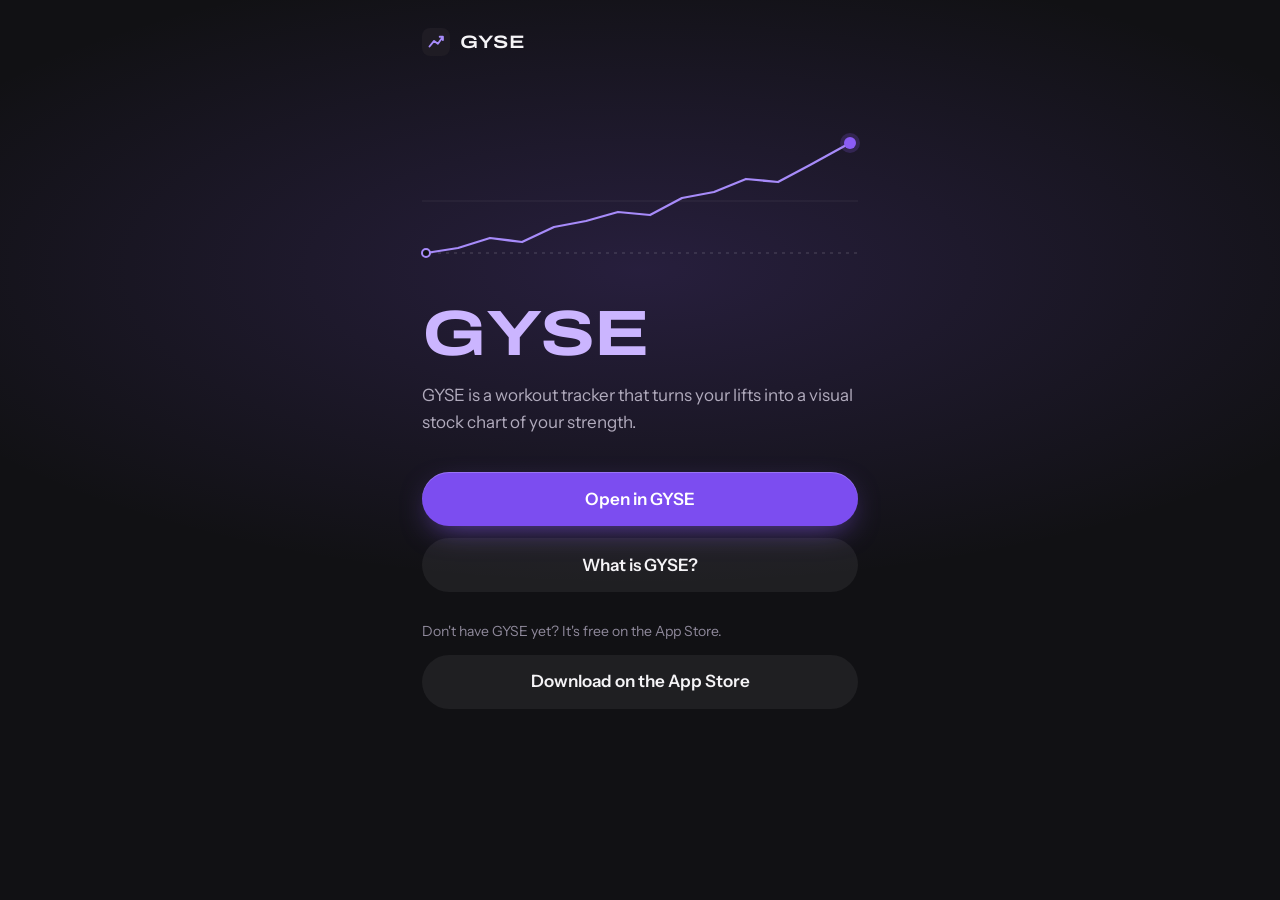
<file: u/index.html>
<!doctype html>
<html lang="en">
<head>
<meta charset="utf-8">
<meta name="viewport" content="width=device-width, initial-scale=1">
<meta http-equiv="Content-Security-Policy" content="default-src 'self'; script-src 'sha256-n9n+bqFZEBfVnOxbR716g3jtc95oFjqF/48M0NBod0I='; style-src 'self' 'unsafe-inline'; img-src 'self' data:; font-src 'self'; connect-src 'self'; object-src 'none'; base-uri 'none'; form-action 'none'">
<meta name="referrer" content="strict-origin-when-cross-origin">
<title>Follow on GYSE</title>
<meta name="description" content="GYSE is a workout tracker that turns your lifts into a stock-style chart of your strength. Follow a friend's ticker.">
<meta property="og:title" content="Follow me on GYSE">
<meta property="og:description" content="I track my lifts as a stock-style chart on GYSE. Follow my line.">
<meta property="og:image" content="https://gyse.app/assets/og.jpg">
<meta name="twitter:card" content="summary_large_image">
<meta name="theme-color" content="#111114">
<meta name="color-scheme" content="dark">
<link rel="icon" href="/favicon.ico" sizes="32x32">
<link rel="icon" href="/assets/icon.svg" type="image/svg+xml">
<link rel="apple-touch-icon" href="/apple-touch-icon.png">
<style>
  /* Same tokens as the homepage: the app's charcoal and purple. */
  @font-face { font-family: "Instrument Sans"; src: url(/assets/fonts/instrument-sans-var.woff2) format("woff2"); font-weight: 400 700; font-display: swap; }
  @font-face { font-family: "Archivo"; src: url(/assets/fonts/archivo-var.woff2) format("woff2"); font-weight: 100 900; font-stretch: 62% 125%; font-display: swap; }
  :root { color-scheme: dark; --bg:#111114; --text:#F5F4F7; --body:#B1ABBD; --muted:#8F899B; --line:rgba(255,255,255,.1); --btn:#7C4DF0; --violet:#A78BFA; --lilac:#CBB5FF; }
  * { box-sizing: border-box; }
  html { background: var(--bg); }
  body { margin: 0; min-height: 100svh; color: var(--text); -webkit-font-smoothing: antialiased;
         background: radial-gradient(90% 50% at 50% 30%, rgba(139,92,246,.18), transparent 70%), var(--bg);
         font: 17px/1.6 "Instrument Sans", -apple-system, system-ui, sans-serif; }
  ::selection { background: rgba(139,92,246,.5); color: #fff; }
  :focus-visible { outline: 2px solid var(--violet); outline-offset: 3px; border-radius: 6px; }
  main { max-width: 480px; margin: 0 auto; padding: 28px 22px 56px; }
  .brand { display: inline-flex; align-items: center; gap: 10px; color: var(--text); text-decoration: none; font-family: "Archivo", sans-serif; font-stretch: 125%; font-weight: 600; font-size: 18px; letter-spacing: .01em; }
  .brand svg { width: 28px; height: 28px; }
  .line { display: block; width: 100%; height: auto; margin: 64px 0 32px; overflow: visible; }
  .ticker { font-family: "Archivo", sans-serif; font-stretch: 125%; font-weight: 700; color: var(--lilac); font-size: clamp(40px, 13vw, 64px); line-height: 1.02; letter-spacing: -.01em; margin: 0; word-break: break-all; }
  p { color: var(--body); margin: 16px 0 0; }
  .btn { display: flex; align-items: center; justify-content: center; min-height: 54px; border-radius: 999px; text-decoration: none; font-weight: 600; margin-top: 12px;
         transition: transform 160ms cubic-bezier(.23,1,.32,1), background-color 160ms ease; }
  .btn:active { transform: scale(.97); }
  .primary { background: var(--btn); color: #fff; margin-top: 36px; box-shadow: inset 0 1px 0 rgba(255,255,255,.22), 0 10px 30px -10px rgba(139,92,246,.7); }
  .secondary { background: rgba(255,255,255,.06); color: var(--text); }
  @media (hover: hover) and (pointer: fine) { .primary:hover { background: #8656F4; } .secondary:hover { background: rgba(255,255,255,.1); } }
  .note { font-size: 14px; margin-top: 28px; color: var(--muted); }
  @media (prefers-reduced-motion: reduce) { .btn:active { transform: none; } }
</style>
</head>
<body>
<main>
  <a class="brand" href="/" aria-label="GYSE home">
    <svg viewBox="0 0 28 28" aria-hidden="true"><rect width="28" height="28" rx="8" fill="#1F1C24"/><path d="M7.5 18.5l4.6-5.6 3.8 2.8 5-6.9M17.7 8.8h3.2V12" fill="none" stroke="#A78BFA" stroke-width="1.9" stroke-linecap="round" stroke-linejoin="round"/></svg>
    GYSE
  </a>
  <svg class="line" viewBox="0 0 436 140" aria-hidden="true">
    <line x1="0" x2="436" y1="124" y2="124" stroke="rgba(255,255,255,.2)" stroke-dasharray="3 5"/>
    <line x1="0" x2="436" y1="72" y2="72" stroke="rgba(255,255,255,.07)"/>
    <path d="M4 124 L36 119 L68 109 L100 113 L132 98 L164 92 L196 83 L228 86 L260 69 L292 63 L324 50 L356 53 L388 36 L428 14" fill="none" stroke="#A78BFA" stroke-width="2.25" stroke-linejoin="round" stroke-linecap="round"/>
    <circle cx="4" cy="124" r="4" fill="#111114" stroke="#A78BFA" stroke-width="2"/>
    <circle cx="428" cy="14" r="10" fill="#8B5CF6" fill-opacity=".2"/><circle cx="428" cy="14" r="6" fill="#8B5CF6"/>
  </svg>
  <h1 class="ticker" id="ticker">GYSE</h1>
  <p id="lead">GYSE is a workout tracker that turns your lifts into a visual stock chart of your strength.</p>
  <a class="btn primary" id="open" href="gyse://">Open in GYSE</a>
  <a class="btn secondary" href="/#ticker" data-reserve>Reserve your own ticker</a>
  <p class="note">GYSE is coming soon to the App Store. If the button does nothing, the app isn't on this iPhone yet.</p>
</main>
<script>
  // Tickers are 1–8 letters. Anything else is ignored, and the value is only ever set as text.
  const raw = (new URLSearchParams(location.search).get("t") || "").replace(/^[$@]/, "");
  const ticker = /^[A-Za-z]{1,8}$/.test(raw) ? raw.toUpperCase() : "";
  if (ticker) {
    document.getElementById("ticker").textContent = "$" + ticker;
    document.getElementById("lead").textContent = "Follow $" + ticker + "'s strength index on GYSE.";
    document.getElementById("open").href = "gyse://profile/" + ticker.toLowerCase();
    document.title = "$" + ticker + " on GYSE";
  }
  // Launch day: /assets/store.json holds the App Store link, and the note turns into a download link.
  fetch("/assets/store.json", { cache: "no-cache" }).then(r => (r.ok ? r.json() : null)).then(cfg => {
    const url = cfg && cfg.appStoreUrl;
    if (typeof url !== "string" || !/^https:\/\/apps\.apple\.com\/[\w\-./?=&%]+$/.test(url)) return;
    const note = document.querySelector(".note"), a = document.createElement("a");
    a.className = "btn secondary"; a.href = url; a.textContent = "Download on the App Store";
    note.textContent = "Don't have GYSE yet? It's free on the App Store.";
    note.after(a);
    const r = document.querySelector("[data-reserve]");
    if (r) { r.href = "/"; r.textContent = "What is GYSE?"; }
  }).catch(() => {});
</script>
</body>
</html>
</file>
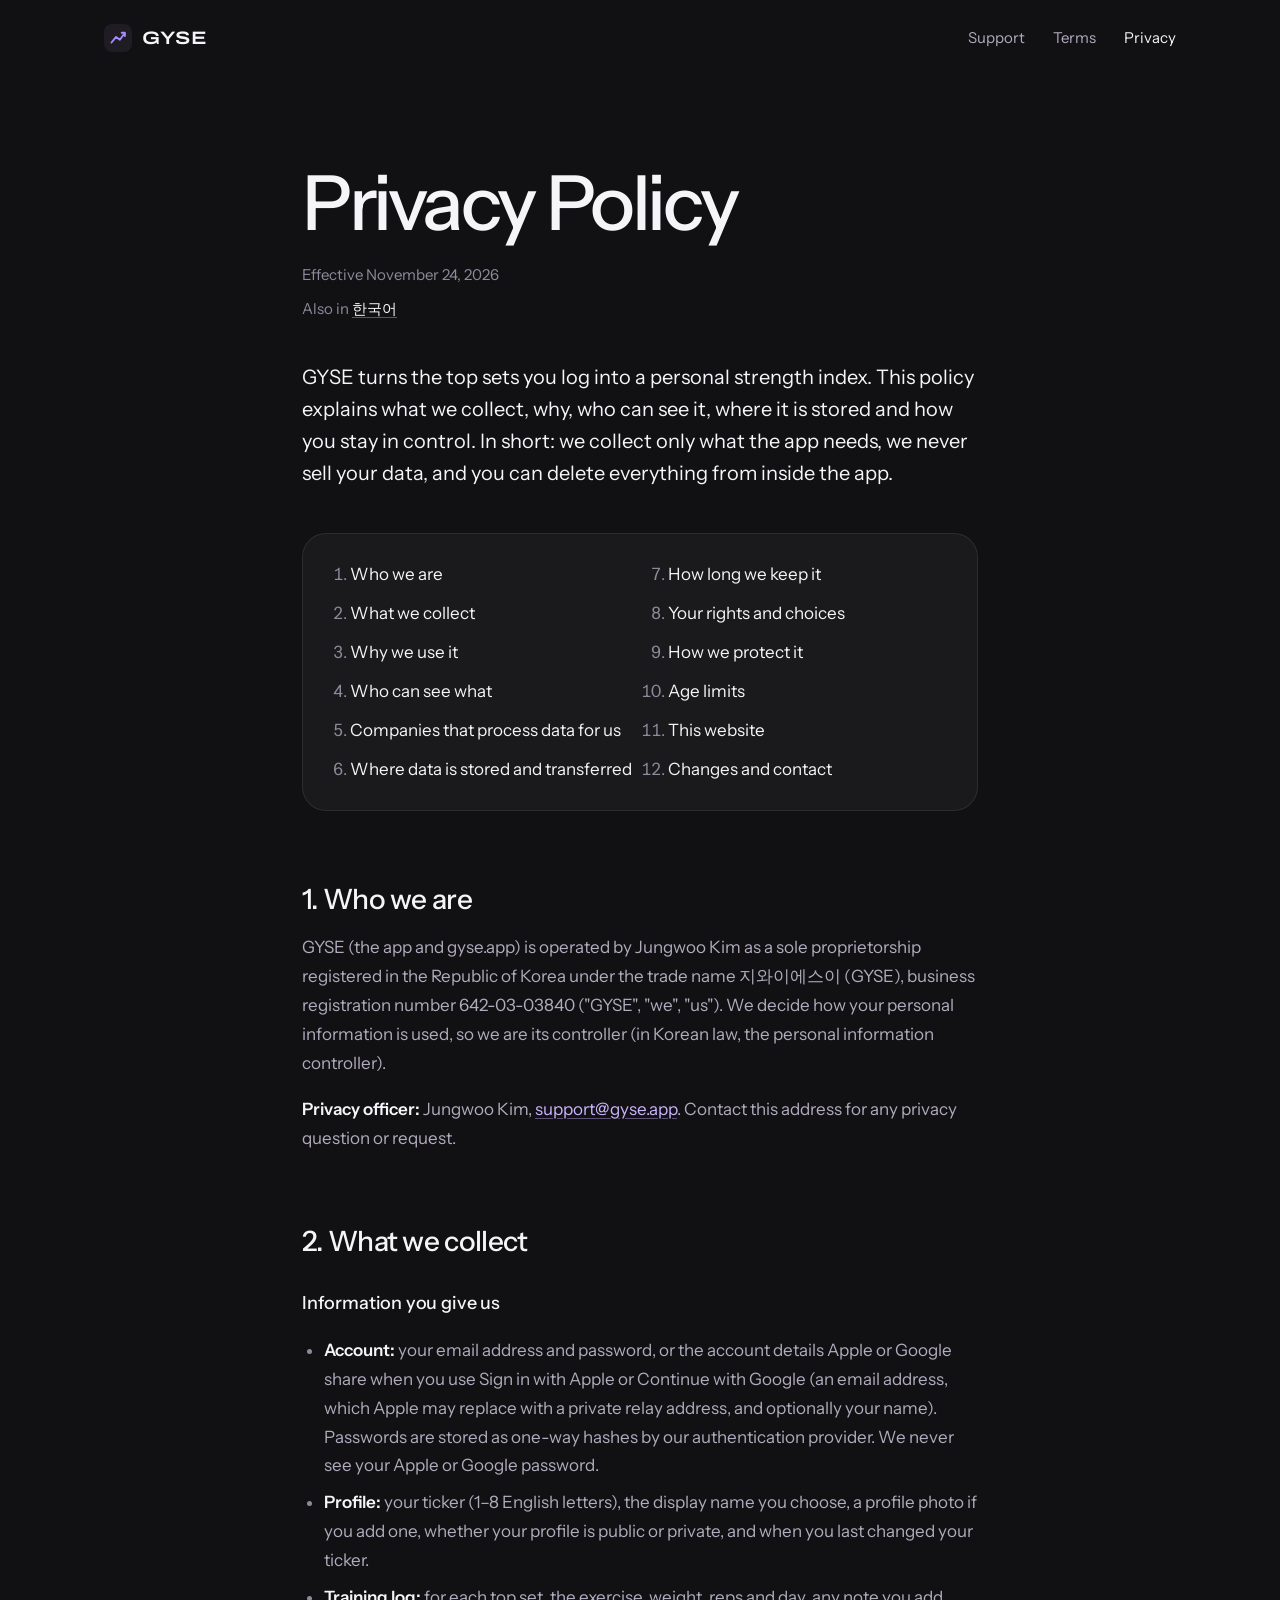
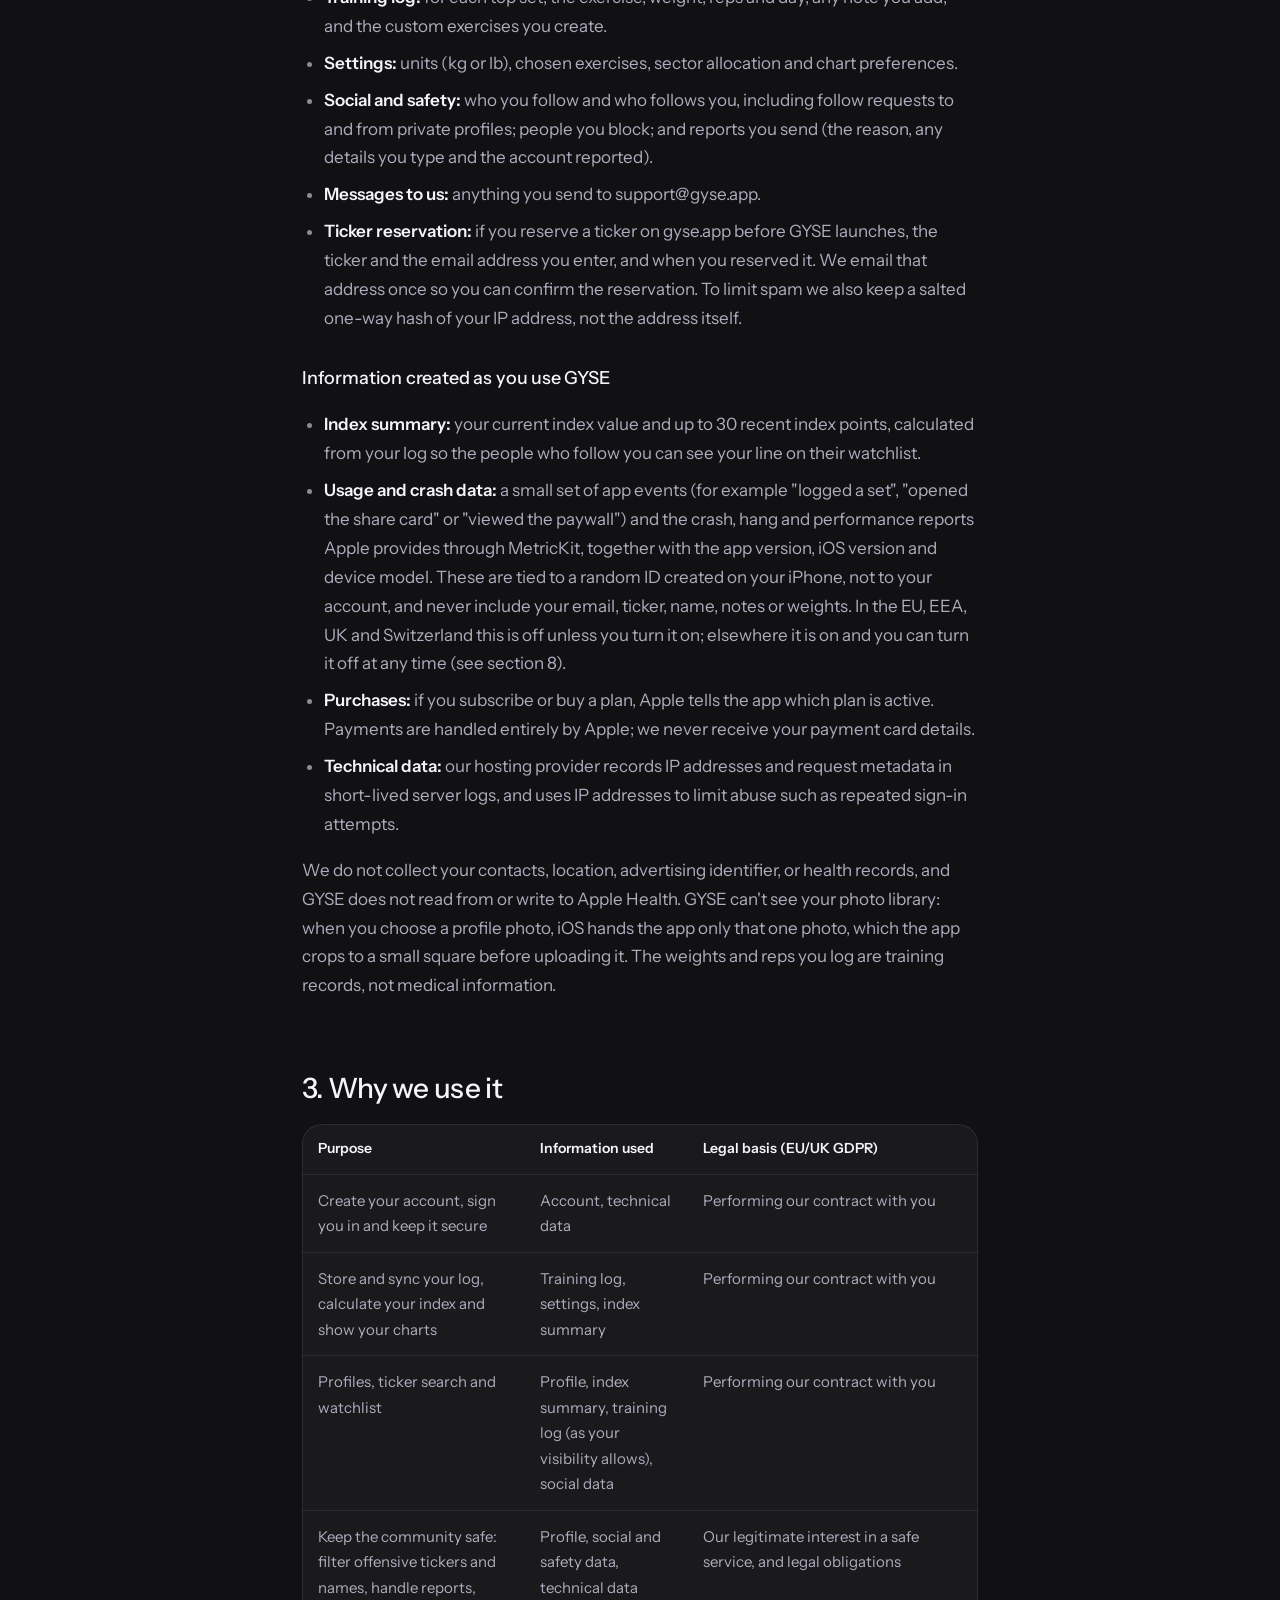
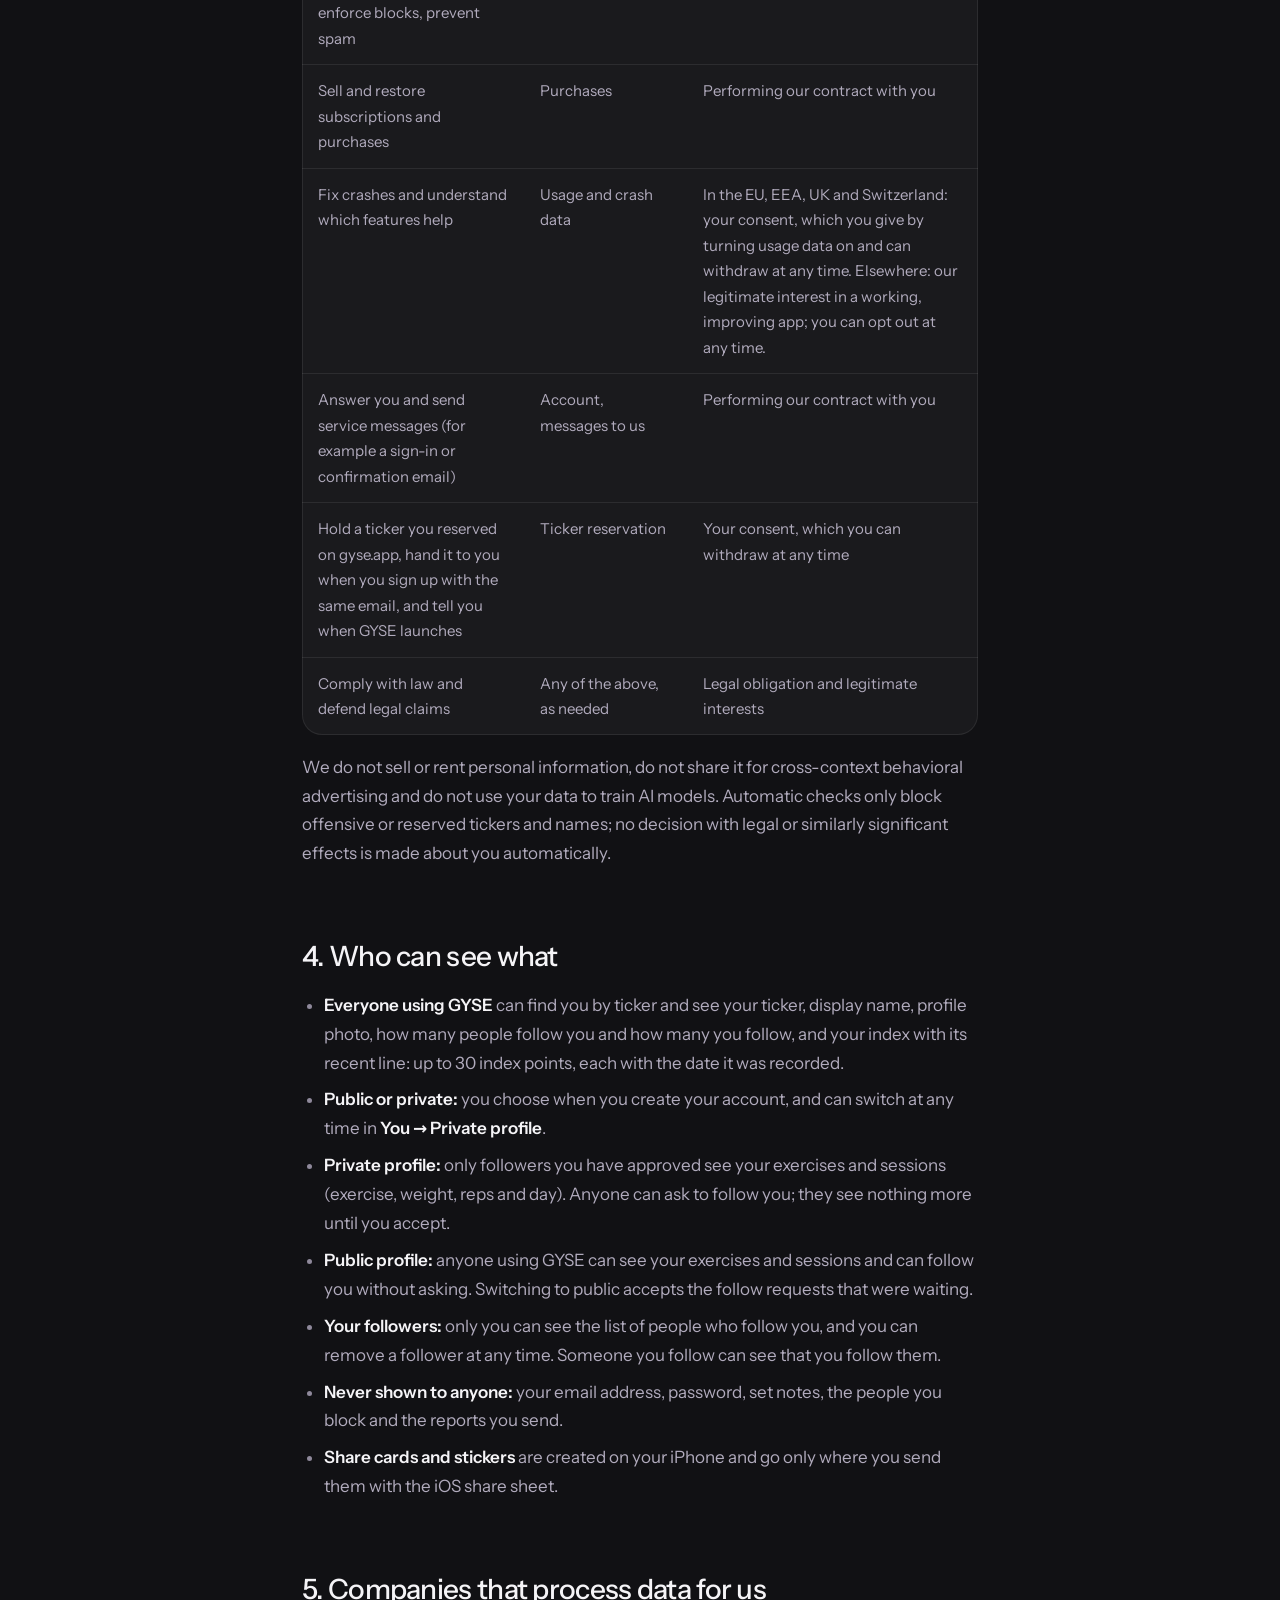
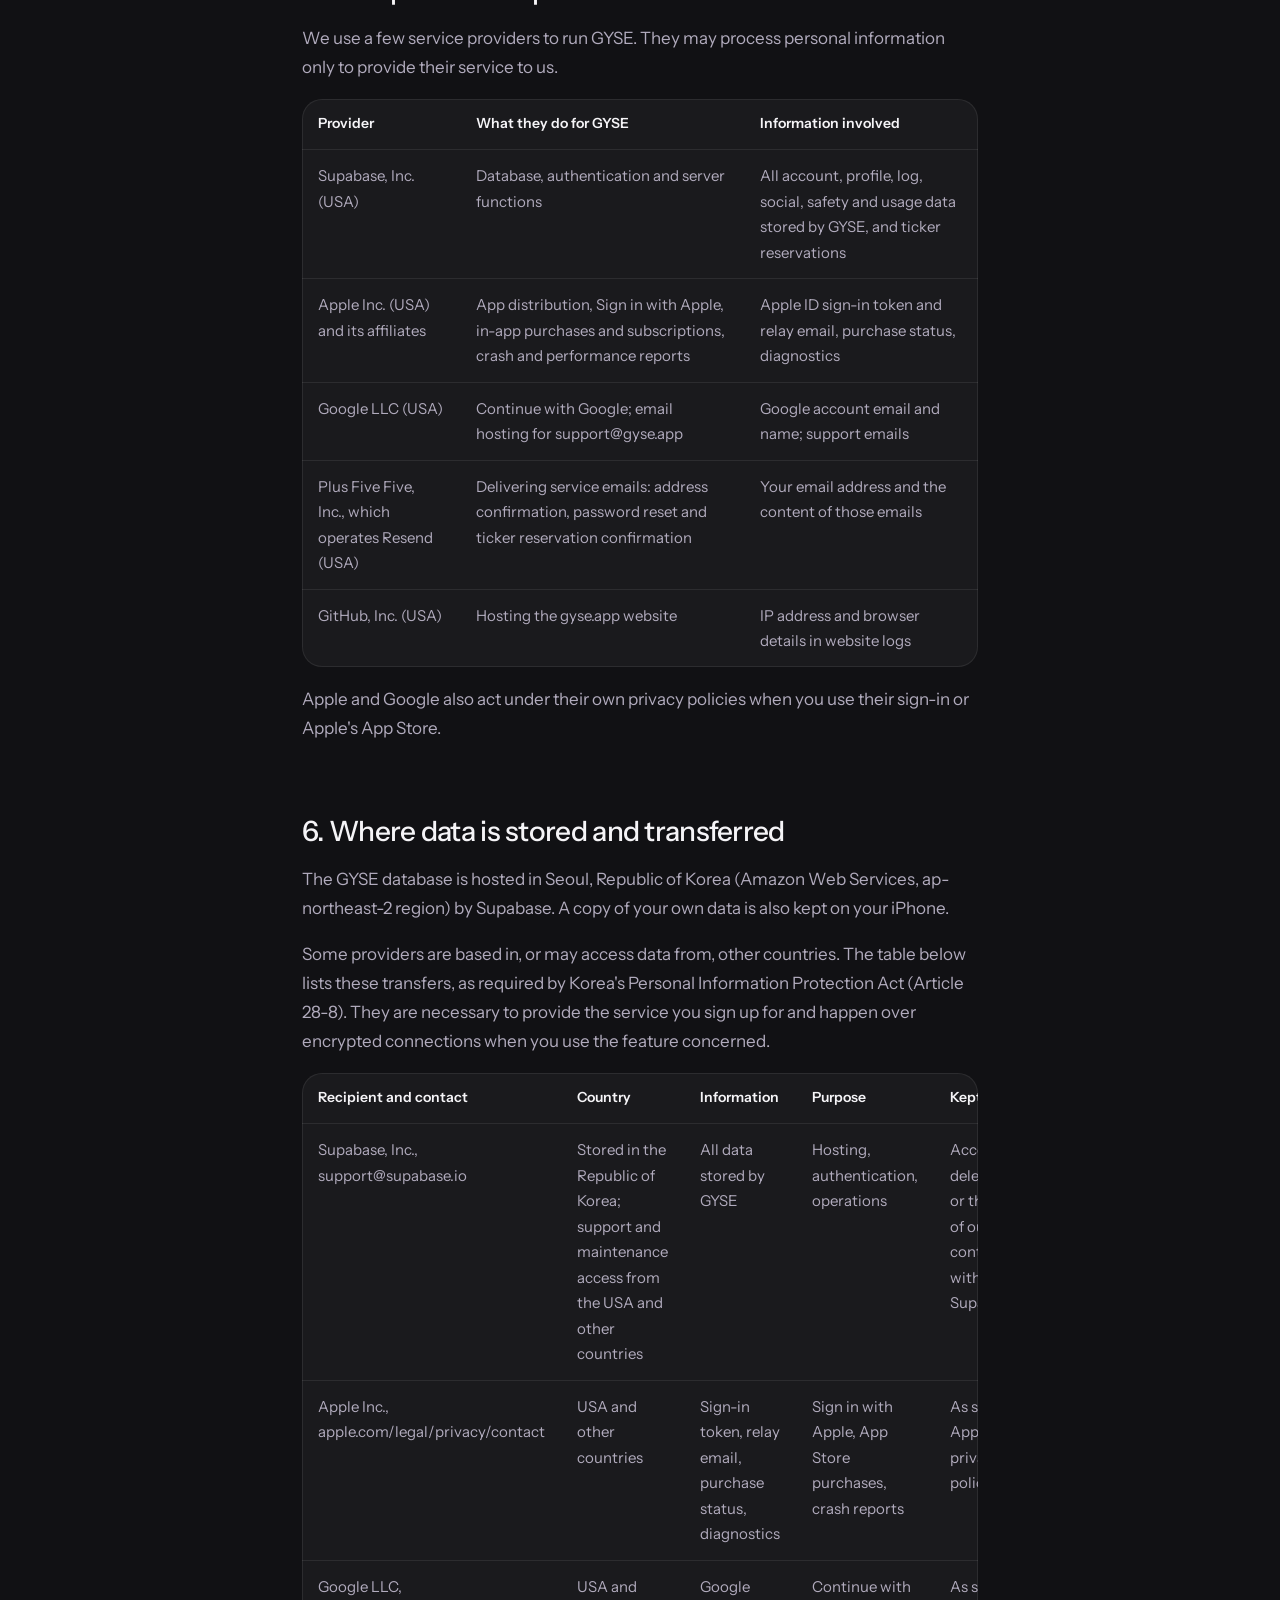
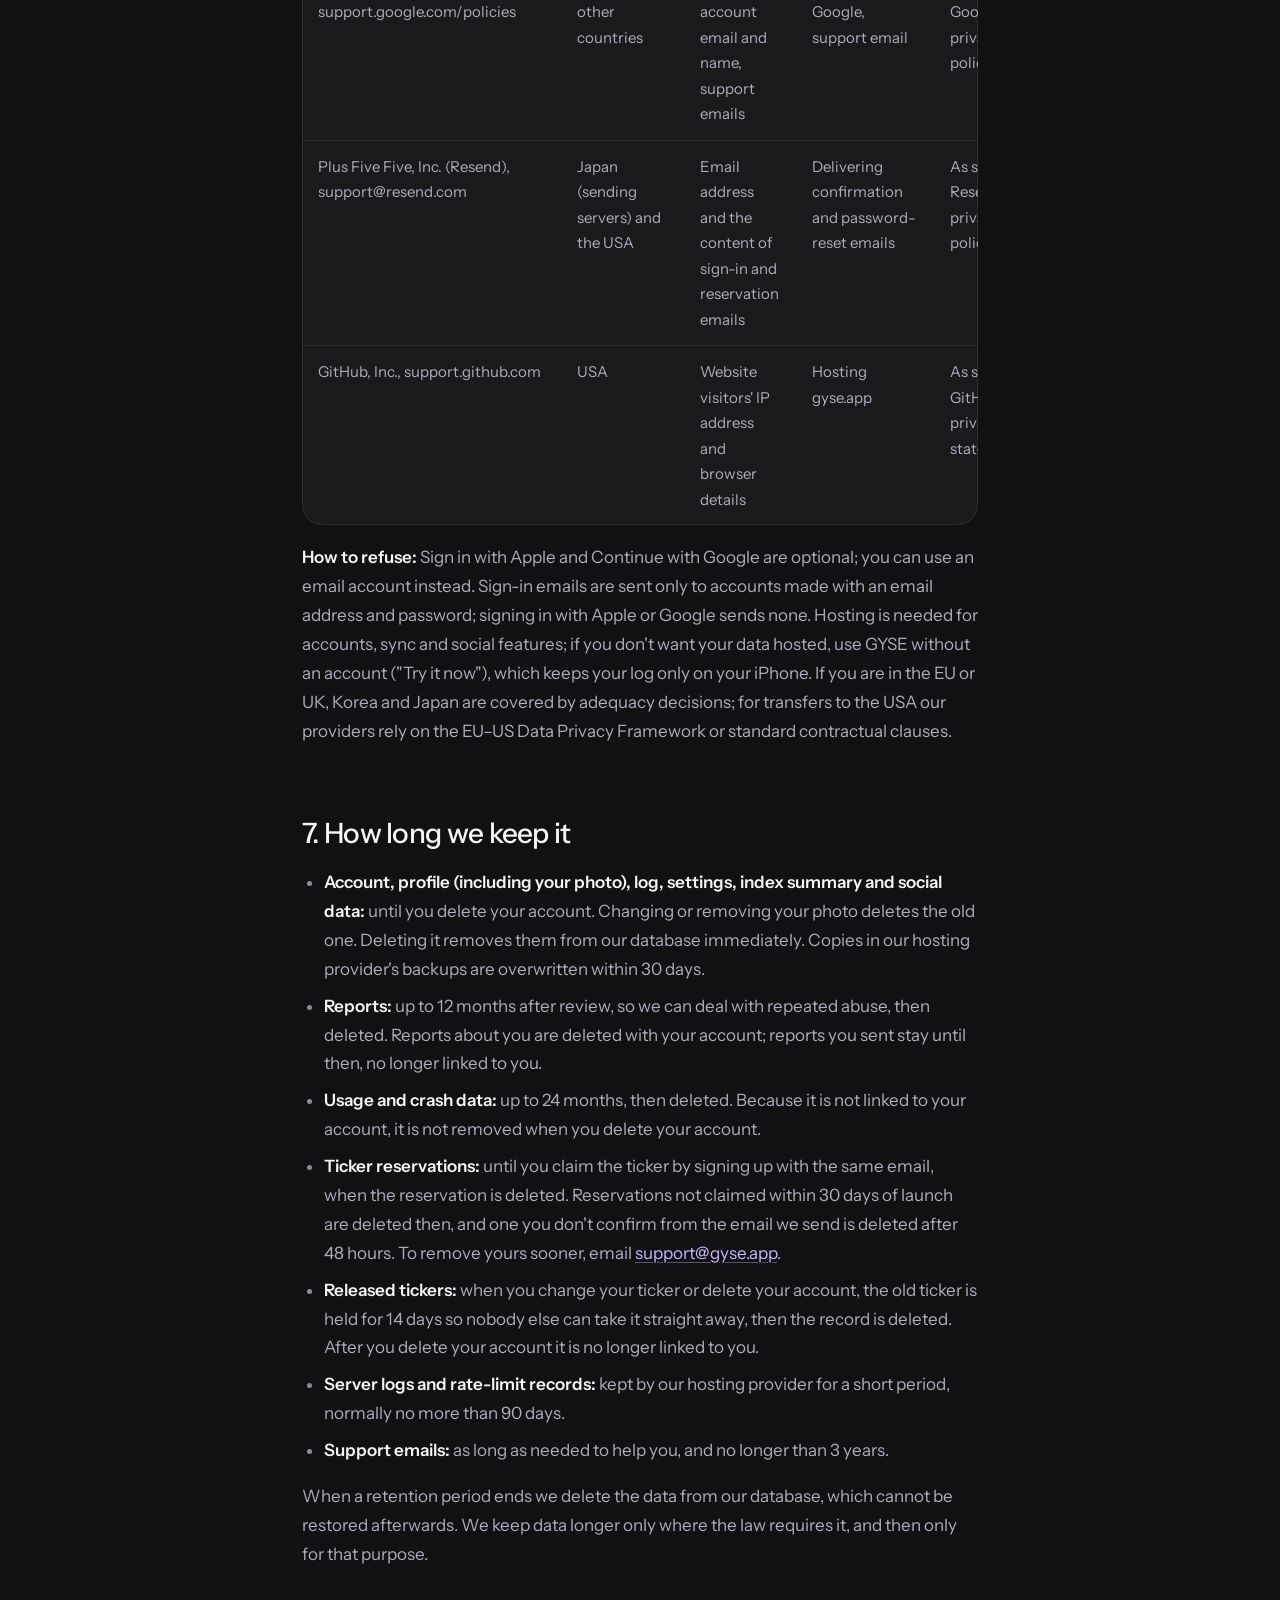
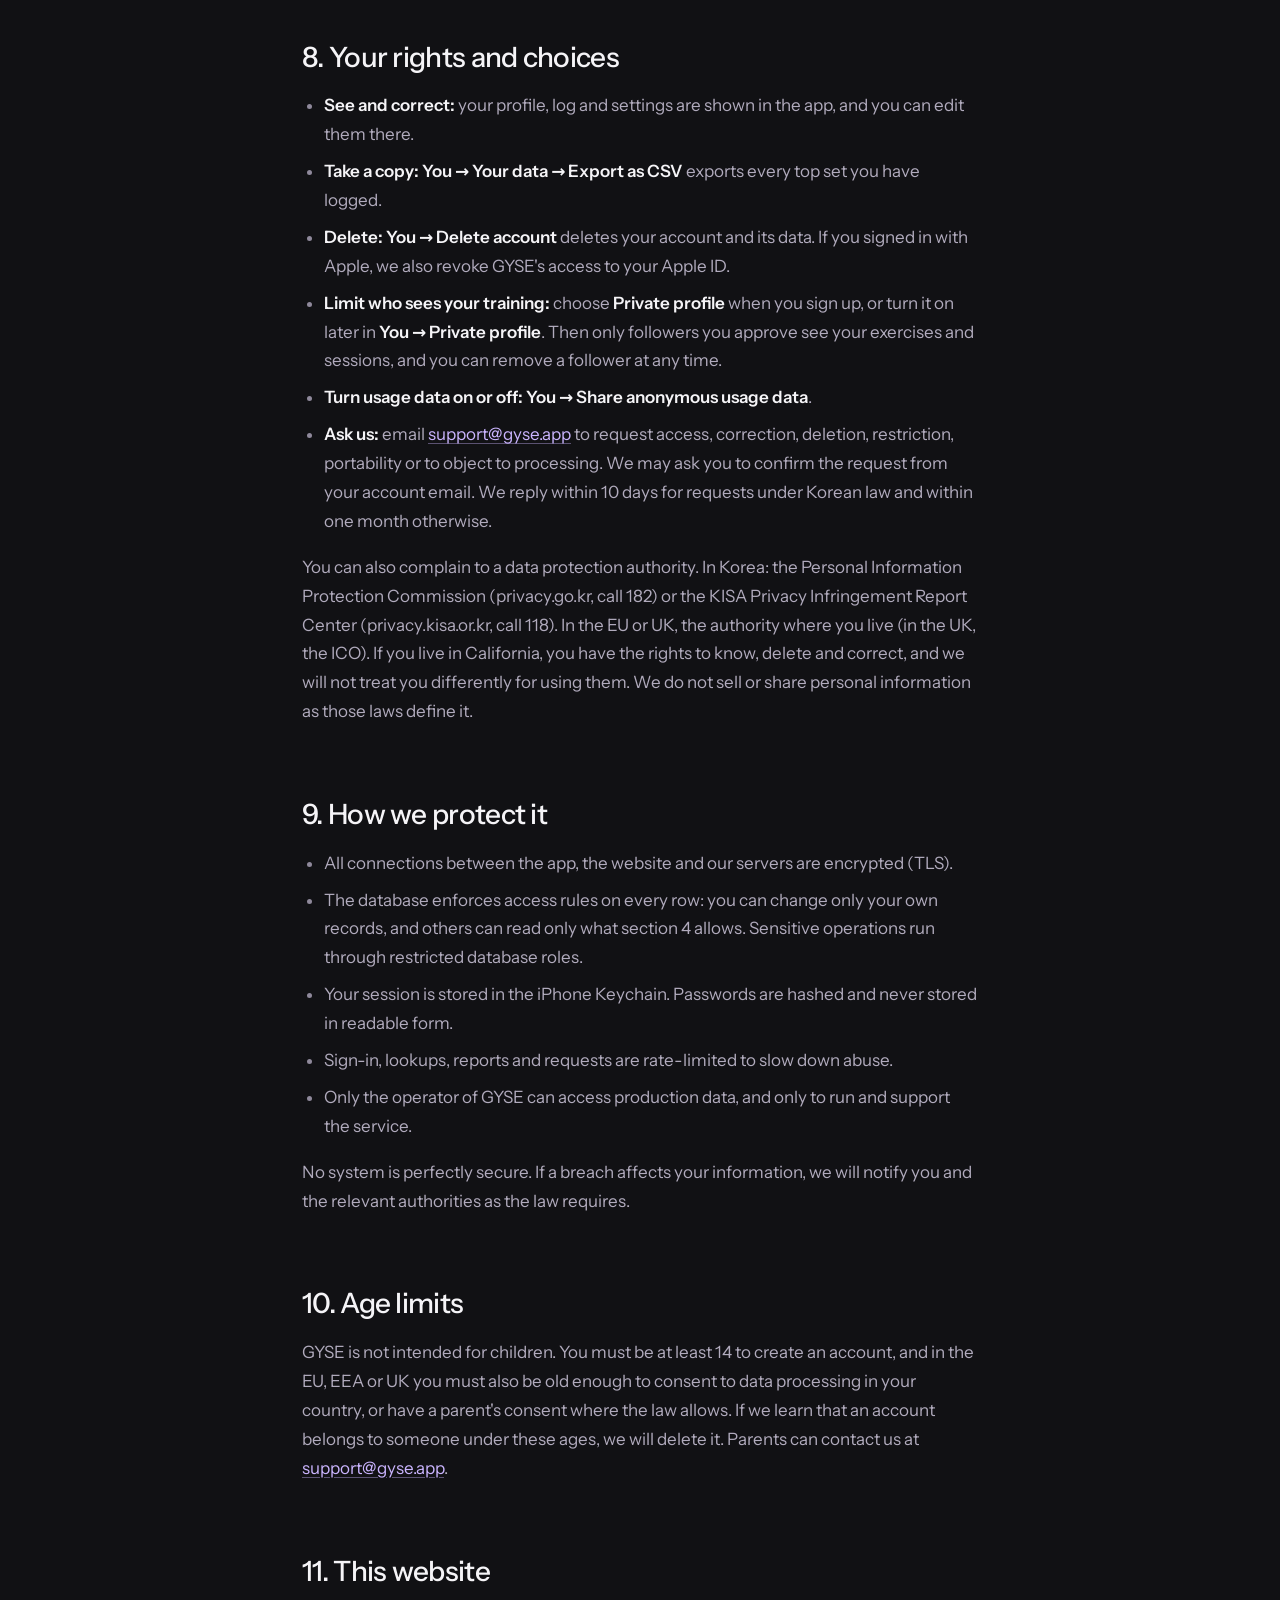
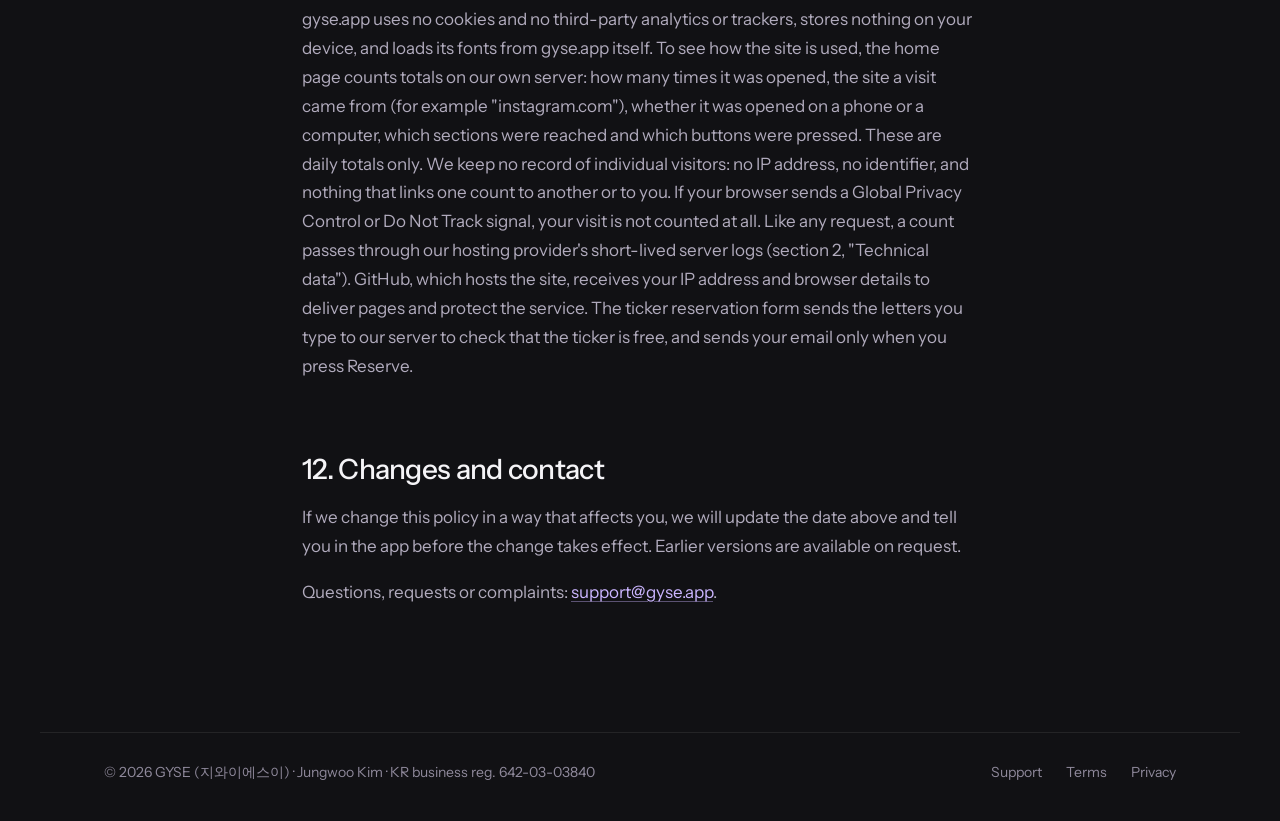
<file: privacy.html>
<!doctype html>
<html lang="en">
<head>
<meta charset="utf-8">
<meta name="viewport" content="width=device-width, initial-scale=1">
<meta http-equiv="Content-Security-Policy" content="default-src 'self'; script-src 'none'; style-src 'self' 'unsafe-inline'; img-src 'self' data:; font-src 'self'; connect-src 'self'; object-src 'none'; base-uri 'none'; form-action 'none'">
<meta name="referrer" content="strict-origin-when-cross-origin">
<title>Privacy Policy · GYSE</title>
<meta name="description" content="What GYSE collects, why, who can see it, where it is stored, and how to delete it.">
<meta name="theme-color" content="#111114">
<meta name="color-scheme" content="dark">
<link rel="icon" href="/favicon.ico" sizes="32x32">
<link rel="icon" href="/assets/icon.svg" type="image/svg+xml">
<link rel="apple-touch-icon" href="/apple-touch-icon.png">
<link rel="preload" as="font" type="font/woff2" href="/assets/fonts/instrument-sans-var.woff2" crossorigin>
<link rel="stylesheet" href="/assets/legal.css">
</head>
<body>
<header class="top">
  <a class="brand" href="/" aria-label="GYSE home"><svg viewBox="0 0 28 28" aria-hidden="true"><rect width="28" height="28" rx="8" fill="#1F1C24"/><path d="M7.5 18.5l4.6-5.6 3.8 2.8 5-6.9M17.7 8.8h3.2V12" fill="none" stroke="#A78BFA" stroke-width="1.9" stroke-linecap="round" stroke-linejoin="round"/></svg>GYSE</a>
  <nav><a href="/support">Support</a><a href="/terms">Terms</a><a href="/privacy" aria-current="page">Privacy</a></nav>
</header>
<main>
  <h1>Privacy Policy</h1>
  <p class="meta">Effective November 24, 2026</p>
  <p class="lang">Also in <a href="/ko/privacy" hreflang="ko" lang="ko">한국어</a></p>

  <p class="lede">GYSE turns the top sets you log into a personal strength index. This policy explains what we collect, why, who can see it, where it is stored and how you stay in control. In short: we collect only what the app needs, we never sell your data, and you can delete everything from inside the app.</p>

  <nav class="toc" aria-label="Contents"><ol>
    <li><a href="#who">Who we are</a></li>
    <li><a href="#collect">What we collect</a></li>
    <li><a href="#why">Why we use it</a></li>
    <li><a href="#visible">Who can see what</a></li>
    <li><a href="#processors">Companies that process data for us</a></li>
    <li><a href="#transfers">Where data is stored and transferred</a></li>
    <li><a href="#retention">How long we keep it</a></li>
    <li><a href="#rights">Your rights and choices</a></li>
    <li><a href="#security">How we protect it</a></li>
    <li><a href="#children">Age limits</a></li>
    <li><a href="#website">This website</a></li>
    <li><a href="#changes">Changes and contact</a></li>
  </ol></nav>

  <h2 id="who">1. Who we are</h2>
  <p>GYSE (the app and gyse.app) is operated by Jungwoo Kim as a sole proprietorship registered in the Republic of Korea under the trade name 지와이에스이 (GYSE), business registration number 642-03-03840 ("GYSE", "we", "us"). We decide how your personal information is used, so we are its controller (in Korean law, the personal information controller).</p>
  <p><strong>Privacy officer:</strong> Jungwoo Kim, <a href="mailto:support@gyse.app">support@gyse.app</a>. Contact this address for any privacy question or request.</p>

  <h2 id="collect">2. What we collect</h2>
  <h3>Information you give us</h3>
  <ul>
    <li><strong>Account:</strong> your email address and password, or the account details Apple or Google share when you use Sign in with Apple or Continue with Google (an email address, which Apple may replace with a private relay address, and optionally your name). Passwords are stored as one-way hashes by our authentication provider. We never see your Apple or Google password.</li>
    <li><strong>Profile:</strong> your ticker (1–8 English letters), the display name you choose, a profile photo if you add one, whether your profile is public or private, and when you last changed your ticker.</li>
    <li><strong>Training log:</strong> for each top set, the exercise, weight, reps and day, any note you add, and the custom exercises you create.</li>
    <li><strong>Settings:</strong> units (kg or lb), chosen exercises, sector allocation and chart preferences.</li>
    <li><strong>Social and safety:</strong> who you follow and who follows you, including follow requests to and from private profiles; people you block; and reports you send (the reason, any details you type and the account reported).</li>
    <li><strong>Messages to us:</strong> anything you send to support@gyse.app.</li>
    <li id="reservations"><strong>Ticker reservation:</strong> if you reserve a ticker on gyse.app before GYSE launches, the ticker and the email address you enter, and when you reserved it. We email that address once so you can confirm the reservation. To limit spam we also keep a salted one-way hash of your IP address, not the address itself.</li>
  </ul>
  <h3>Information created as you use GYSE</h3>
  <ul>
    <li><strong>Index summary:</strong> your current index value and up to 30 recent index points, calculated from your log so the people who follow you can see your line on their watchlist.</li>
    <li><strong>Usage and crash data:</strong> a small set of app events (for example "logged a set", "opened the share card" or "viewed the paywall") and the crash, hang and performance reports Apple provides through MetricKit, together with the app version, iOS version and device model. These are tied to a random ID created on your iPhone, not to your account, and never include your email, ticker, name, notes or weights. In the EU, EEA, UK and Switzerland this is off unless you turn it on; elsewhere it is on and you can turn it off at any time (see section 8).</li>
    <li><strong>Purchases:</strong> if you subscribe or buy a plan, Apple tells the app which plan is active. Payments are handled entirely by Apple; we never receive your payment card details.</li>
    <li><strong>Technical data:</strong> our hosting provider records IP addresses and request metadata in short-lived server logs, and uses IP addresses to limit abuse such as repeated sign-in attempts.</li>
  </ul>
  <p>We do not collect your contacts, location, advertising identifier, or health records, and GYSE does not read from or write to Apple Health. GYSE can't see your photo library: when you choose a profile photo, iOS hands the app only that one photo, which the app crops to a small square before uploading it. The weights and reps you log are training records, not medical information.</p>

  <h2 id="why">3. Why we use it</h2>
  <div class="table"><table>
    <thead><tr><th>Purpose</th><th>Information used</th><th>Legal basis (EU/UK GDPR)</th></tr></thead>
    <tbody>
      <tr><td>Create your account, sign you in and keep it secure</td><td>Account, technical data</td><td>Performing our contract with you</td></tr>
      <tr><td>Store and sync your log, calculate your index and show your charts</td><td>Training log, settings, index summary</td><td>Performing our contract with you</td></tr>
      <tr><td>Profiles, ticker search and watchlist</td><td>Profile, index summary, training log (as your visibility allows), social data</td><td>Performing our contract with you</td></tr>
      <tr><td>Keep the community safe: filter offensive tickers and names, handle reports, enforce blocks, prevent spam</td><td>Profile, social and safety data, technical data</td><td>Our legitimate interest in a safe service, and legal obligations</td></tr>
      <tr><td>Sell and restore subscriptions and purchases</td><td>Purchases</td><td>Performing our contract with you</td></tr>
      <tr><td>Fix crashes and understand which features help</td><td>Usage and crash data</td><td>In the EU, EEA, UK and Switzerland: your consent, which you give by turning usage data on and can withdraw at any time. Elsewhere: our legitimate interest in a working, improving app; you can opt out at any time.</td></tr>
      <tr><td>Answer you and send service messages (for example a sign-in or confirmation email)</td><td>Account, messages to us</td><td>Performing our contract with you</td></tr>
      <tr><td>Hold a ticker you reserved on gyse.app, hand it to you when you sign up with the same email, and tell you when GYSE launches</td><td>Ticker reservation</td><td>Your consent, which you can withdraw at any time</td></tr>
      <tr><td>Comply with law and defend legal claims</td><td>Any of the above, as needed</td><td>Legal obligation and legitimate interests</td></tr>
    </tbody>
  </table></div>
  <p>We do not sell or rent personal information, do not share it for cross-context behavioral advertising and do not use your data to train AI models. Automatic checks only block offensive or reserved tickers and names; no decision with legal or similarly significant effects is made about you automatically.</p>

  <h2 id="visible">4. Who can see what</h2>
  <ul>
    <li><strong>Everyone using GYSE</strong> can find you by ticker and see your ticker, display name, profile photo, how many people follow you and how many you follow, and your index with its recent line: up to 30 index points, each with the date it was recorded.</li>
    <li><strong>Public or private:</strong> you choose when you create your account, and can switch at any time in <strong>You → Private profile</strong>.</li>
    <li><strong>Private profile:</strong> only followers you have approved see your exercises and sessions (exercise, weight, reps and day). Anyone can ask to follow you; they see nothing more until you accept.</li>
    <li><strong>Public profile:</strong> anyone using GYSE can see your exercises and sessions and can follow you without asking. Switching to public accepts the follow requests that were waiting.</li>
    <li><strong>Your followers:</strong> only you can see the list of people who follow you, and you can remove a follower at any time. Someone you follow can see that you follow them.</li>
    <li><strong>Never shown to anyone:</strong> your email address, password, set notes, the people you block and the reports you send.</li>
    <li><strong>Share cards and stickers</strong> are created on your iPhone and go only where you send them with the iOS share sheet.</li>
  </ul>

  <h2 id="processors">5. Companies that process data for us</h2>
  <p>We use a few service providers to run GYSE. They may process personal information only to provide their service to us.</p>
  <div class="table"><table>
    <thead><tr><th>Provider</th><th>What they do for GYSE</th><th>Information involved</th></tr></thead>
    <tbody>
      <tr><td>Supabase, Inc. (USA)</td><td>Database, authentication and server functions</td><td>All account, profile, log, social, safety and usage data stored by GYSE, and ticker reservations</td></tr>
      <tr><td>Apple Inc. (USA) and its affiliates</td><td>App distribution, Sign in with Apple, in-app purchases and subscriptions, crash and performance reports</td><td>Apple ID sign-in token and relay email, purchase status, diagnostics</td></tr>
      <tr><td>Google LLC (USA)</td><td>Continue with Google; email hosting for support@gyse.app</td><td>Google account email and name; support emails</td></tr>
      <tr><td>Plus Five Five, Inc., which operates Resend (USA)</td><td>Delivering service emails: address confirmation, password reset and ticker reservation confirmation</td><td>Your email address and the content of those emails</td></tr>
      <tr><td>GitHub, Inc. (USA)</td><td>Hosting the gyse.app website</td><td>IP address and browser details in website logs</td></tr>
    </tbody>
  </table></div>
  <p>Apple and Google also act under their own privacy policies when you use their sign-in or Apple's App Store.</p>

  <h2 id="transfers">6. Where data is stored and transferred</h2>
  <p>The GYSE database is hosted in Seoul, Republic of Korea (Amazon Web Services, ap-northeast-2 region) by Supabase. A copy of your own data is also kept on your iPhone.</p>
  <p>Some providers are based in, or may access data from, other countries. The table below lists these transfers, as required by Korea's Personal Information Protection Act (Article 28-8). They are necessary to provide the service you sign up for and happen over encrypted connections when you use the feature concerned.</p>
  <div class="table"><table>
    <thead><tr><th>Recipient and contact</th><th>Country</th><th>Information</th><th>Purpose</th><th>Kept until</th></tr></thead>
    <tbody>
      <tr><td>Supabase, Inc., support@supabase.io</td><td>Stored in the Republic of Korea; support and maintenance access from the USA and other countries</td><td>All data stored by GYSE</td><td>Hosting, authentication, operations</td><td>Account deletion, or the end of our contract with Supabase</td></tr>
      <tr><td>Apple Inc., apple.com/legal/privacy/contact</td><td>USA and other countries</td><td>Sign-in token, relay email, purchase status, diagnostics</td><td>Sign in with Apple, App Store purchases, crash reports</td><td>As set by Apple's privacy policy</td></tr>
      <tr><td>Google LLC, support.google.com/policies</td><td>USA and other countries</td><td>Google account email and name, support emails</td><td>Continue with Google, support email</td><td>As set by Google's privacy policy</td></tr>
      <tr><td>Plus Five Five, Inc. (Resend), support@resend.com</td><td>Japan (sending servers) and the USA</td><td>Email address and the content of sign-in and reservation emails</td><td>Delivering confirmation and password-reset emails</td><td>As set by Resend's privacy policy</td></tr>
      <tr><td>GitHub, Inc., support.github.com</td><td>USA</td><td>Website visitors' IP address and browser details</td><td>Hosting gyse.app</td><td>As set by GitHub's privacy statement</td></tr>
    </tbody>
  </table></div>
  <p><strong>How to refuse:</strong> Sign in with Apple and Continue with Google are optional; you can use an email account instead. Sign-in emails are sent only to accounts made with an email address and password; signing in with Apple or Google sends none. Hosting is needed for accounts, sync and social features; if you don't want your data hosted, use GYSE without an account ("Try it now"), which keeps your log only on your iPhone. If you are in the EU or UK, Korea and Japan are covered by adequacy decisions; for transfers to the USA our providers rely on the EU–US Data Privacy Framework or standard contractual clauses.</p>

  <h2 id="retention">7. How long we keep it</h2>
  <ul>
    <li><strong>Account, profile (including your photo), log, settings, index summary and social data:</strong> until you delete your account. Changing or removing your photo deletes the old one. Deleting it removes them from our database immediately. Copies in our hosting provider's backups are overwritten within 30 days.</li>
    <li><strong>Reports:</strong> up to 12 months after review, so we can deal with repeated abuse, then deleted. Reports about you are deleted with your account; reports you sent stay until then, no longer linked to you.</li>
    <li><strong>Usage and crash data:</strong> up to 24 months, then deleted. Because it is not linked to your account, it is not removed when you delete your account.</li>
    <li><strong>Ticker reservations:</strong> until you claim the ticker by signing up with the same email, when the reservation is deleted. Reservations not claimed within 30 days of launch are deleted then, and one you don't confirm from the email we send is deleted after 48 hours. To remove yours sooner, email <a href="mailto:support@gyse.app">support@gyse.app</a>.</li>
    <li><strong>Released tickers:</strong> when you change your ticker or delete your account, the old ticker is held for 14 days so nobody else can take it straight away, then the record is deleted. After you delete your account it is no longer linked to you.</li>
    <li><strong>Server logs and rate-limit records:</strong> kept by our hosting provider for a short period, normally no more than 90 days.</li>
    <li><strong>Support emails:</strong> as long as needed to help you, and no longer than 3 years.</li>
  </ul>
  <p>When a retention period ends we delete the data from our database, which cannot be restored afterwards. We keep data longer only where the law requires it, and then only for that purpose.</p>

  <h2 id="rights">8. Your rights and choices</h2>
  <ul>
    <li><strong>See and correct:</strong> your profile, log and settings are shown in the app, and you can edit them there.</li>
    <li><strong>Take a copy:</strong> <strong>You → Your data → Export as CSV</strong> exports every top set you have logged.</li>
    <li><strong>Delete:</strong> <strong>You → Delete account</strong> deletes your account and its data. If you signed in with Apple, we also revoke GYSE's access to your Apple ID.</li>
    <li><strong>Limit who sees your training:</strong> choose <strong>Private profile</strong> when you sign up, or turn it on later in <strong>You → Private profile</strong>. Then only followers you approve see your exercises and sessions, and you can remove a follower at any time.</li>
    <li><strong>Turn usage data on or off:</strong> <strong>You → Share anonymous usage data</strong>.</li>
    <li><strong>Ask us:</strong> email <a href="mailto:support@gyse.app">support@gyse.app</a> to request access, correction, deletion, restriction, portability or to object to processing. We may ask you to confirm the request from your account email. We reply within 10 days for requests under Korean law and within one month otherwise.</li>
  </ul>
  <p>You can also complain to a data protection authority. In Korea: the Personal Information Protection Commission (privacy.go.kr, call 182) or the KISA Privacy Infringement Report Center (privacy.kisa.or.kr, call 118). In the EU or UK, the authority where you live (in the UK, the ICO). If you live in California, you have the rights to know, delete and correct, and we will not treat you differently for using them. We do not sell or share personal information as those laws define it.</p>

  <h2 id="security">9. How we protect it</h2>
  <ul>
    <li>All connections between the app, the website and our servers are encrypted (TLS).</li>
    <li>The database enforces access rules on every row: you can change only your own records, and others can read only what section 4 allows. Sensitive operations run through restricted database roles.</li>
    <li>Your session is stored in the iPhone Keychain. Passwords are hashed and never stored in readable form.</li>
    <li>Sign-in, lookups, reports and requests are rate-limited to slow down abuse.</li>
    <li>Only the operator of GYSE can access production data, and only to run and support the service.</li>
  </ul>
  <p>No system is perfectly secure. If a breach affects your information, we will notify you and the relevant authorities as the law requires.</p>

  <h2 id="children">10. Age limits</h2>
  <p>GYSE is not intended for children. You must be at least 14 to create an account, and in the EU, EEA or UK you must also be old enough to consent to data processing in your country, or have a parent's consent where the law allows. If we learn that an account belongs to someone under these ages, we will delete it. Parents can contact us at <a href="mailto:support@gyse.app">support@gyse.app</a>.</p>

  <h2 id="website">11. This website</h2>
  <p>gyse.app uses no cookies and no third-party analytics or trackers, stores nothing on your device, and loads its fonts from gyse.app itself. To see how the site is used, the home page counts totals on our own server: how many times it was opened, the site a visit came from (for example "instagram.com"), whether it was opened on a phone or a computer, which sections were reached and which buttons were pressed. These are daily totals only. We keep no record of individual visitors: no IP address, no identifier, and nothing that links one count to another or to you. If your browser sends a Global Privacy Control or Do Not Track signal, your visit is not counted at all. Like any request, a count passes through our hosting provider's short-lived server logs (section 2, "Technical data"). GitHub, which hosts the site, receives your IP address and browser details to deliver pages and protect the service. The ticker reservation form sends the letters you type to our server to check that the ticker is free, and sends your email only when you press Reserve.</p>

  <h2 id="changes">12. Changes and contact</h2>
  <p>If we change this policy in a way that affects you, we will update the date above and tell you in the app before the change takes effect. Earlier versions are available on request.</p>
  <p>Questions, requests or complaints: <a href="mailto:support@gyse.app">support@gyse.app</a>.</p>
</main>
<footer><div class="in"><span>© 2026 GYSE (지와이에스이) · Jungwoo Kim · KR business reg. 642-03-03840</span><span><a href="/support">Support</a><a href="/terms">Terms</a><a href="/privacy">Privacy</a></span></div></footer>
</body>
</html>
</file>
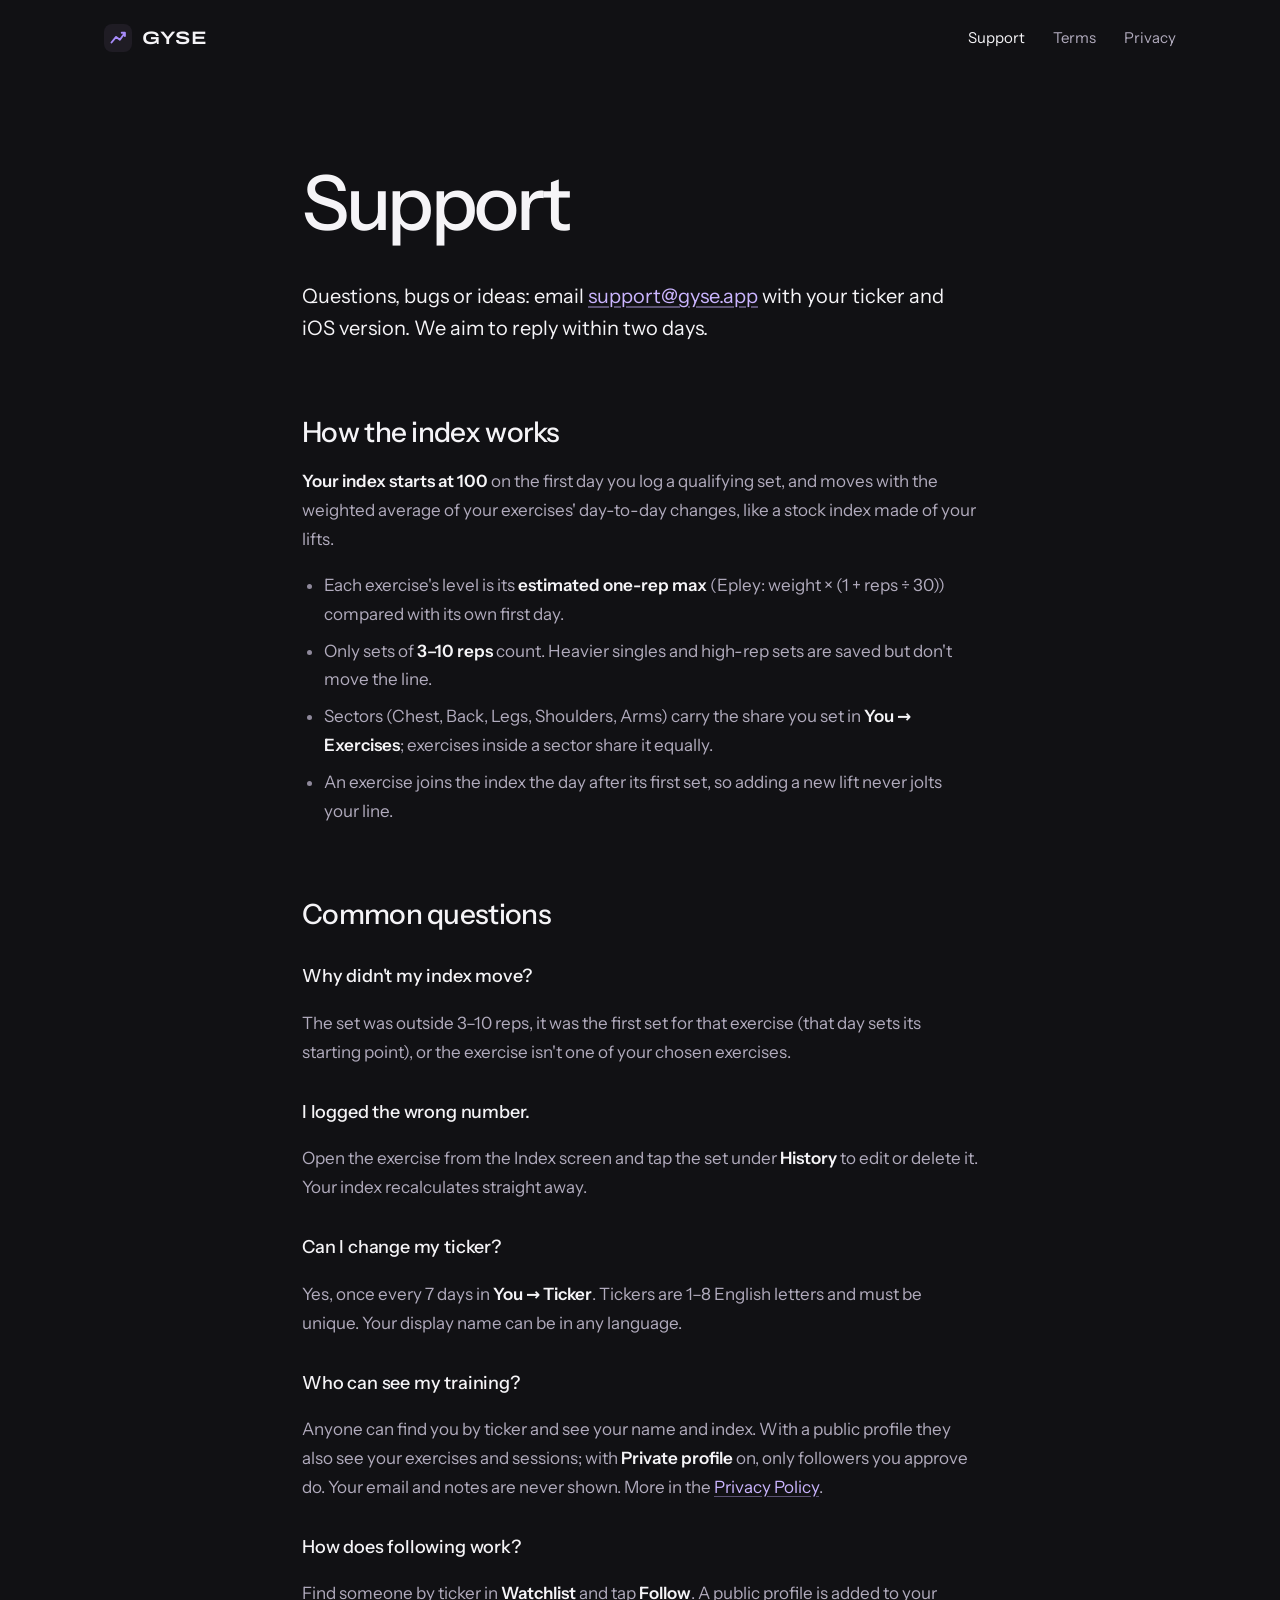
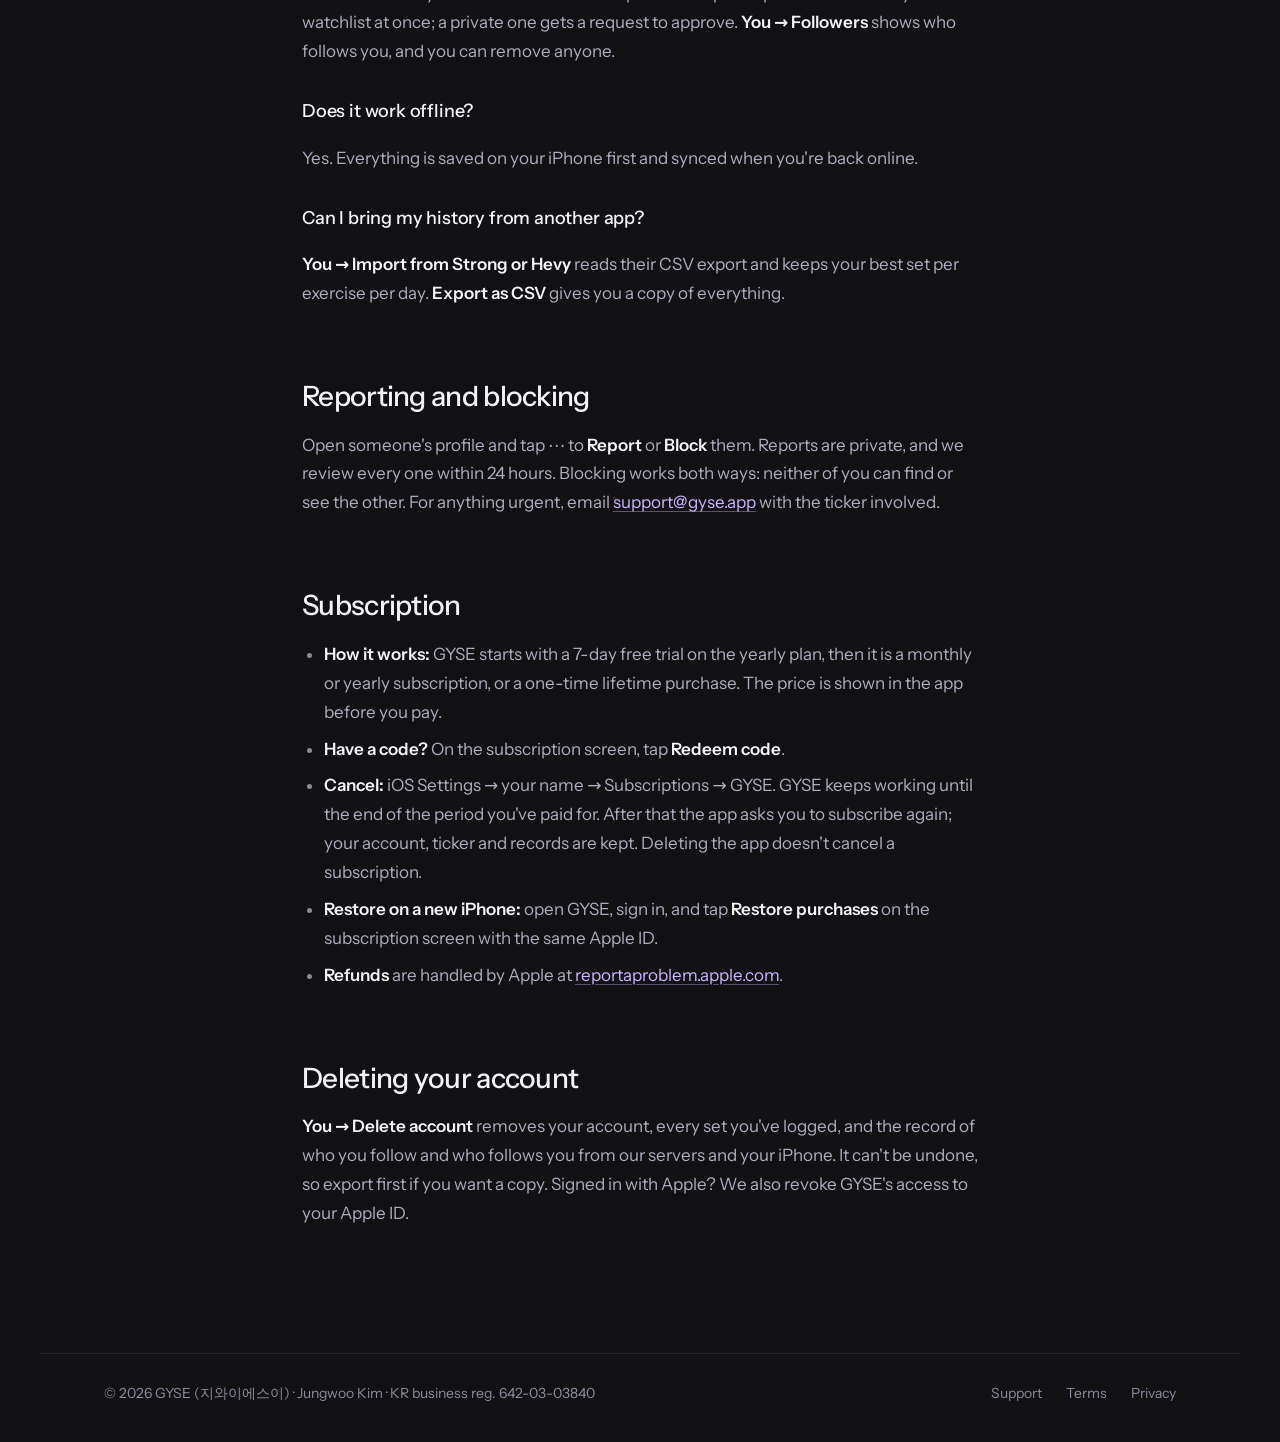
<file: support.html>
<!doctype html>
<html lang="en">
<head>
<meta charset="utf-8">
<meta name="viewport" content="width=device-width, initial-scale=1">
<meta http-equiv="Content-Security-Policy" content="default-src 'self'; script-src 'none'; style-src 'self' 'unsafe-inline'; img-src 'self' data:; font-src 'self'; connect-src 'self'; object-src 'none'; base-uri 'none'; form-action 'none'">
<meta name="referrer" content="strict-origin-when-cross-origin">
<title>Support · GYSE</title>
<meta name="description" content="How GYSE scores your strength, answers to common questions, and how to reach us.">
<meta name="theme-color" content="#111114">
<meta name="color-scheme" content="dark">
<link rel="icon" href="/favicon.ico" sizes="32x32">
<link rel="icon" href="/assets/icon.svg" type="image/svg+xml">
<link rel="apple-touch-icon" href="/apple-touch-icon.png">
<link rel="preload" as="font" type="font/woff2" href="/assets/fonts/instrument-sans-var.woff2" crossorigin>
<link rel="stylesheet" href="/assets/legal.css">
</head>
<body>
<header class="top">
  <a class="brand" href="/" aria-label="GYSE home"><svg viewBox="0 0 28 28" aria-hidden="true"><rect width="28" height="28" rx="8" fill="#1F1C24"/><path d="M7.5 18.5l4.6-5.6 3.8 2.8 5-6.9M17.7 8.8h3.2V12" fill="none" stroke="#A78BFA" stroke-width="1.9" stroke-linecap="round" stroke-linejoin="round"/></svg>GYSE</a>
  <nav><a href="/support" aria-current="page">Support</a><a href="/terms">Terms</a><a href="/privacy">Privacy</a></nav>
</header>
<main>
  <h1>Support</h1>
  <p class="lede">Questions, bugs or ideas: email <a href="mailto:support@gyse.app">support@gyse.app</a> with your ticker and iOS version. We aim to reply within two days.</p>

  <h2 id="index">How the index works</h2>
  <p><strong>Your index starts at 100</strong> on the first day you log a qualifying set, and moves with the weighted average of your exercises' day-to-day changes, like a stock index made of your lifts.</p>
  <ul>
    <li>Each exercise's level is its <strong>estimated one-rep max</strong> (Epley: weight × (1 + reps ÷ 30)) compared with its own first day.</li>
    <li>Only sets of <strong>3–10 reps</strong> count. Heavier singles and high-rep sets are saved but don't move the line.</li>
    <li>Sectors (Chest, Back, Legs, Shoulders, Arms) carry the share you set in <strong>You → Exercises</strong>; exercises inside a sector share it equally.</li>
    <li>An exercise joins the index the day after its first set, so adding a new lift never jolts your line.</li>
  </ul>

  <h2 id="faq">Common questions</h2>
  <h3>Why didn't my index move?</h3>
  <p>The set was outside 3–10 reps, it was the first set for that exercise (that day sets its starting point), or the exercise isn't one of your chosen exercises.</p>
  <h3>I logged the wrong number.</h3>
  <p>Open the exercise from the Index screen and tap the set under <strong>History</strong> to edit or delete it. Your index recalculates straight away.</p>
  <h3>Can I change my ticker?</h3>
  <p>Yes, once every 7 days in <strong>You → Ticker</strong>. Tickers are 1–8 English letters and must be unique. Your display name can be in any language.</p>
  <h3>Who can see my training?</h3>
  <p>Anyone can find you by ticker and see your name and index. With a public profile they also see your exercises and sessions; with <strong>Private profile</strong> on, only followers you approve do. Your email and notes are never shown. More in the <a href="/privacy#visible">Privacy Policy</a>.</p>
  <h3>How does following work?</h3>
  <p>Find someone by ticker in <strong>Watchlist</strong> and tap <strong>Follow</strong>. A public profile is added to your watchlist at once; a private one gets a request to approve. <strong>You → Followers</strong> shows who follows you, and you can remove anyone.</p>
  <h3>Does it work offline?</h3>
  <p>Yes. Everything is saved on your iPhone first and synced when you're back online.</p>
  <h3>Can I bring my history from another app?</h3>
  <p><strong>You → Import from Strong or Hevy</strong> reads their CSV export and keeps your best set per exercise per day. <strong>Export as CSV</strong> gives you a copy of everything.</p>

  <h2 id="safety">Reporting and blocking</h2>
  <p>Open someone's profile and tap ⋯ to <strong>Report</strong> or <strong>Block</strong> them. Reports are private, and we review every one within 24 hours. Blocking works both ways: neither of you can find or see the other. For anything urgent, email <a href="mailto:support@gyse.app">support@gyse.app</a> with the ticker involved.</p>

  <h2 id="subscription">Subscription</h2>
  <ul>
    <li><strong>How it works:</strong> GYSE starts with a 7-day free trial on the yearly plan, then it is a monthly or yearly subscription, or a one-time lifetime purchase. The price is shown in the app before you pay.</li>
    <li><strong>Have a code?</strong> On the subscription screen, tap <strong>Redeem code</strong>.</li>
    <li><strong>Cancel:</strong> iOS Settings → your name → Subscriptions → GYSE. GYSE keeps working until the end of the period you've paid for. After that the app asks you to subscribe again; your account, ticker and records are kept. Deleting the app doesn't cancel a subscription.</li>
    <li><strong>Restore on a new iPhone:</strong> open GYSE, sign in, and tap <strong>Restore purchases</strong> on the subscription screen with the same Apple ID.</li>
    <li><strong>Refunds</strong> are handled by Apple at <a href="https://reportaproblem.apple.com">reportaproblem.apple.com</a>.</li>
  </ul>

  <h2 id="delete">Deleting your account</h2>
  <p><strong>You → Delete account</strong> removes your account, every set you've logged, and the record of who you follow and who follows you from our servers and your iPhone. It can't be undone, so export first if you want a copy. Signed in with Apple? We also revoke GYSE's access to your Apple ID.</p>
</main>
<footer><div class="in"><span>© 2026 GYSE (지와이에스이) · Jungwoo Kim · KR business reg. 642-03-03840</span><span><a href="/support">Support</a><a href="/terms">Terms</a><a href="/privacy">Privacy</a></span></div></footer>
</body>
</html>
</file>
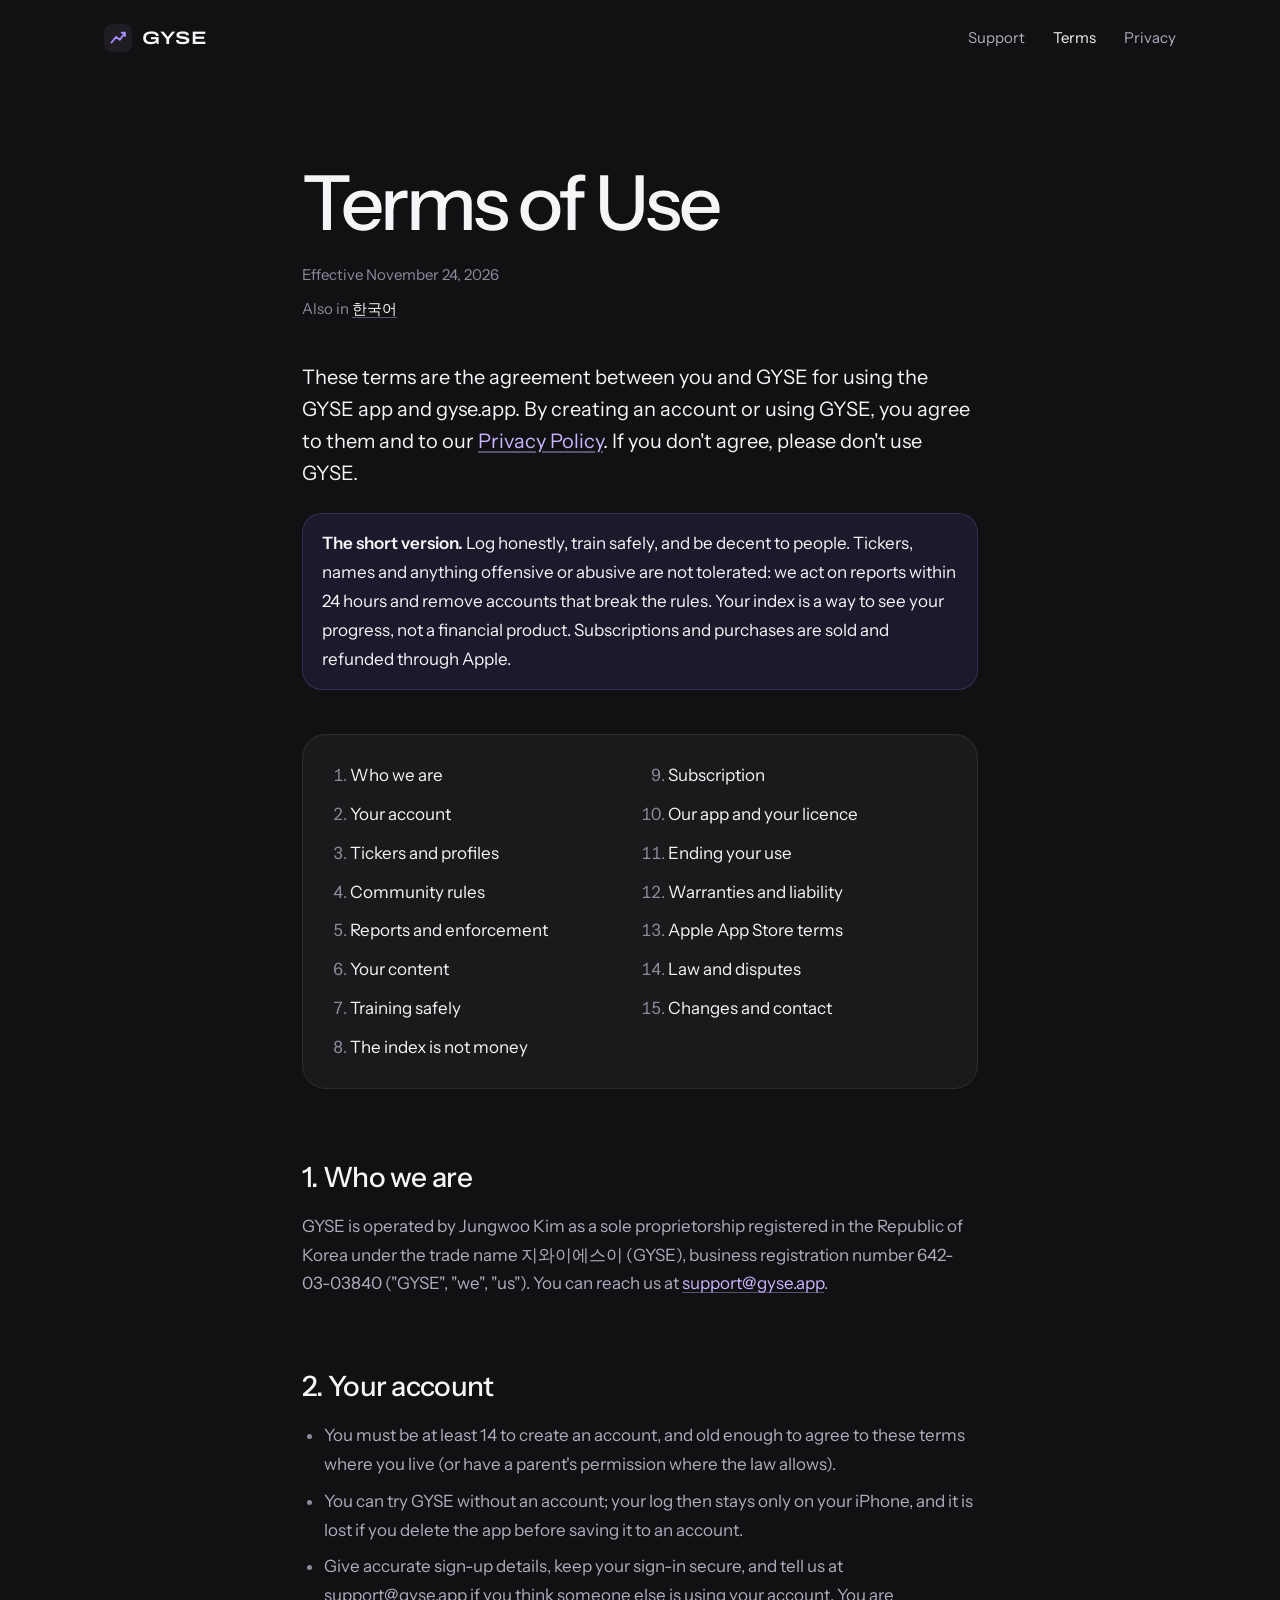
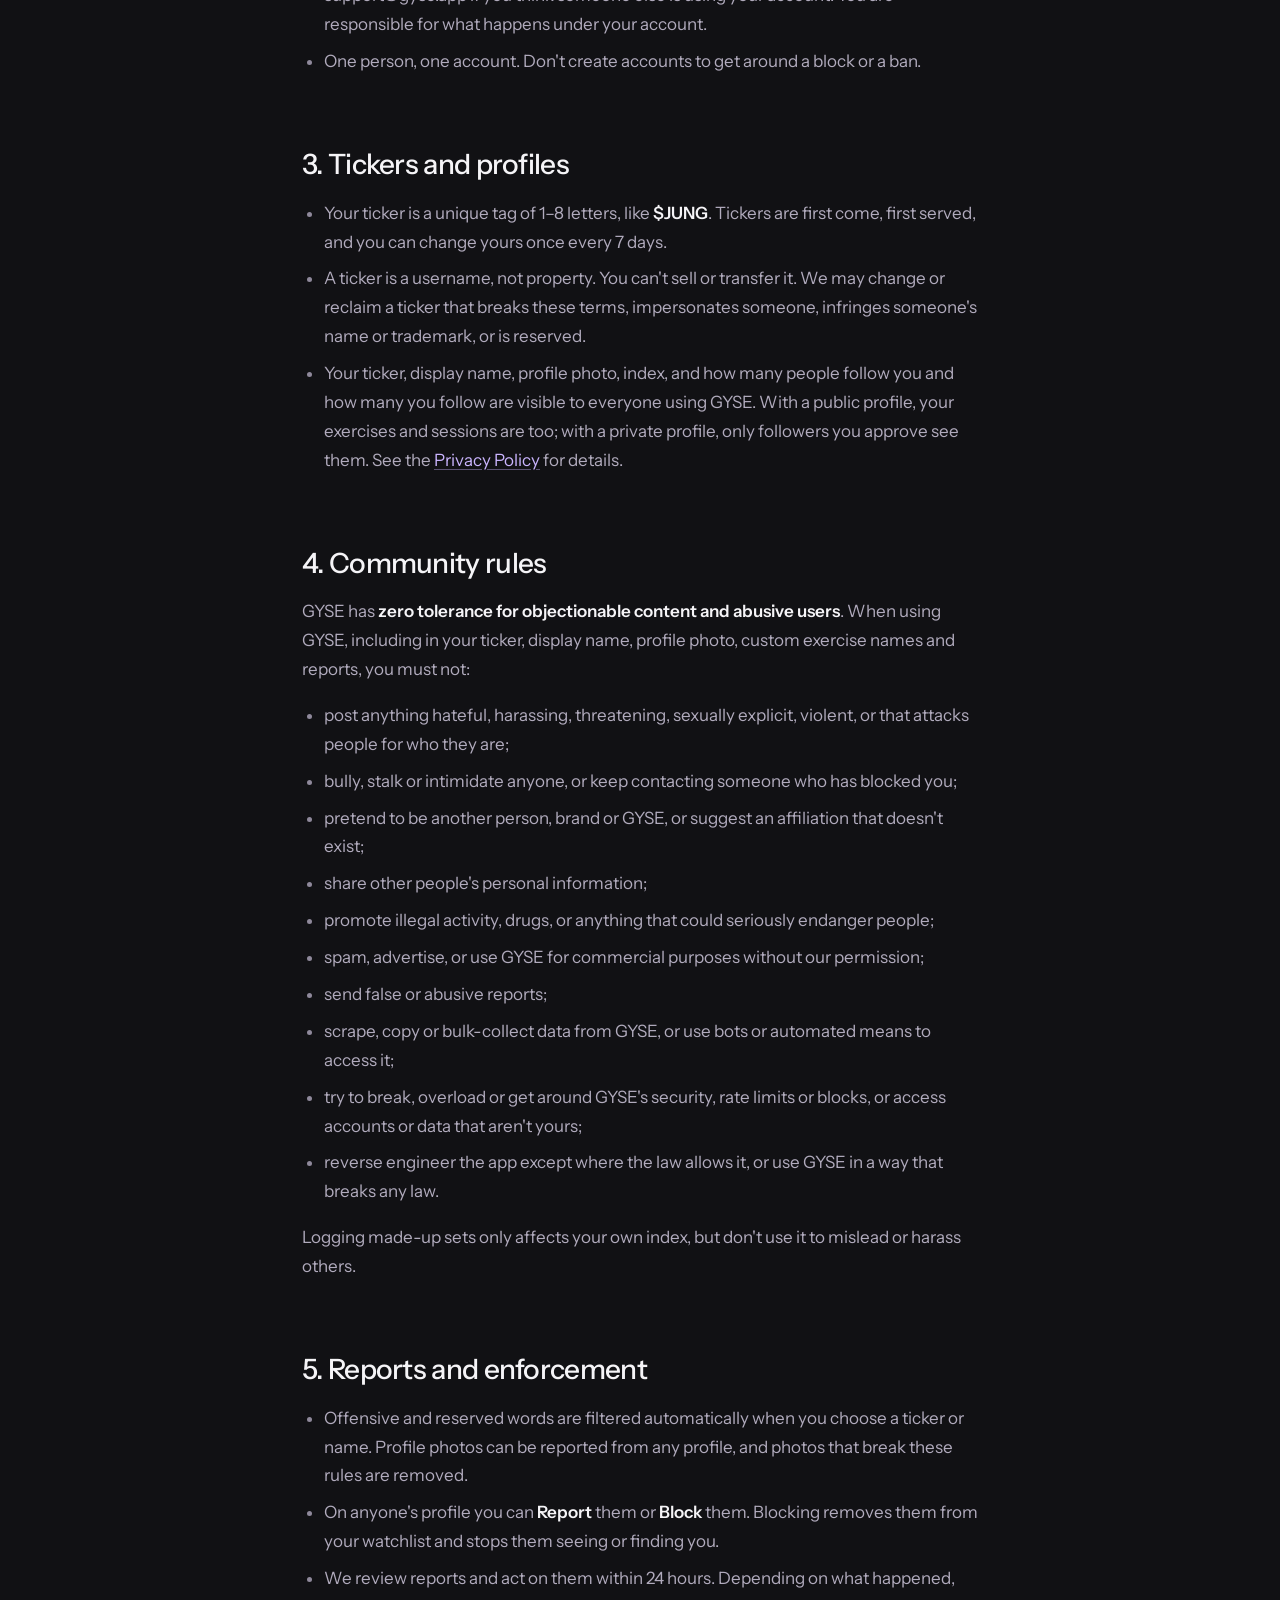
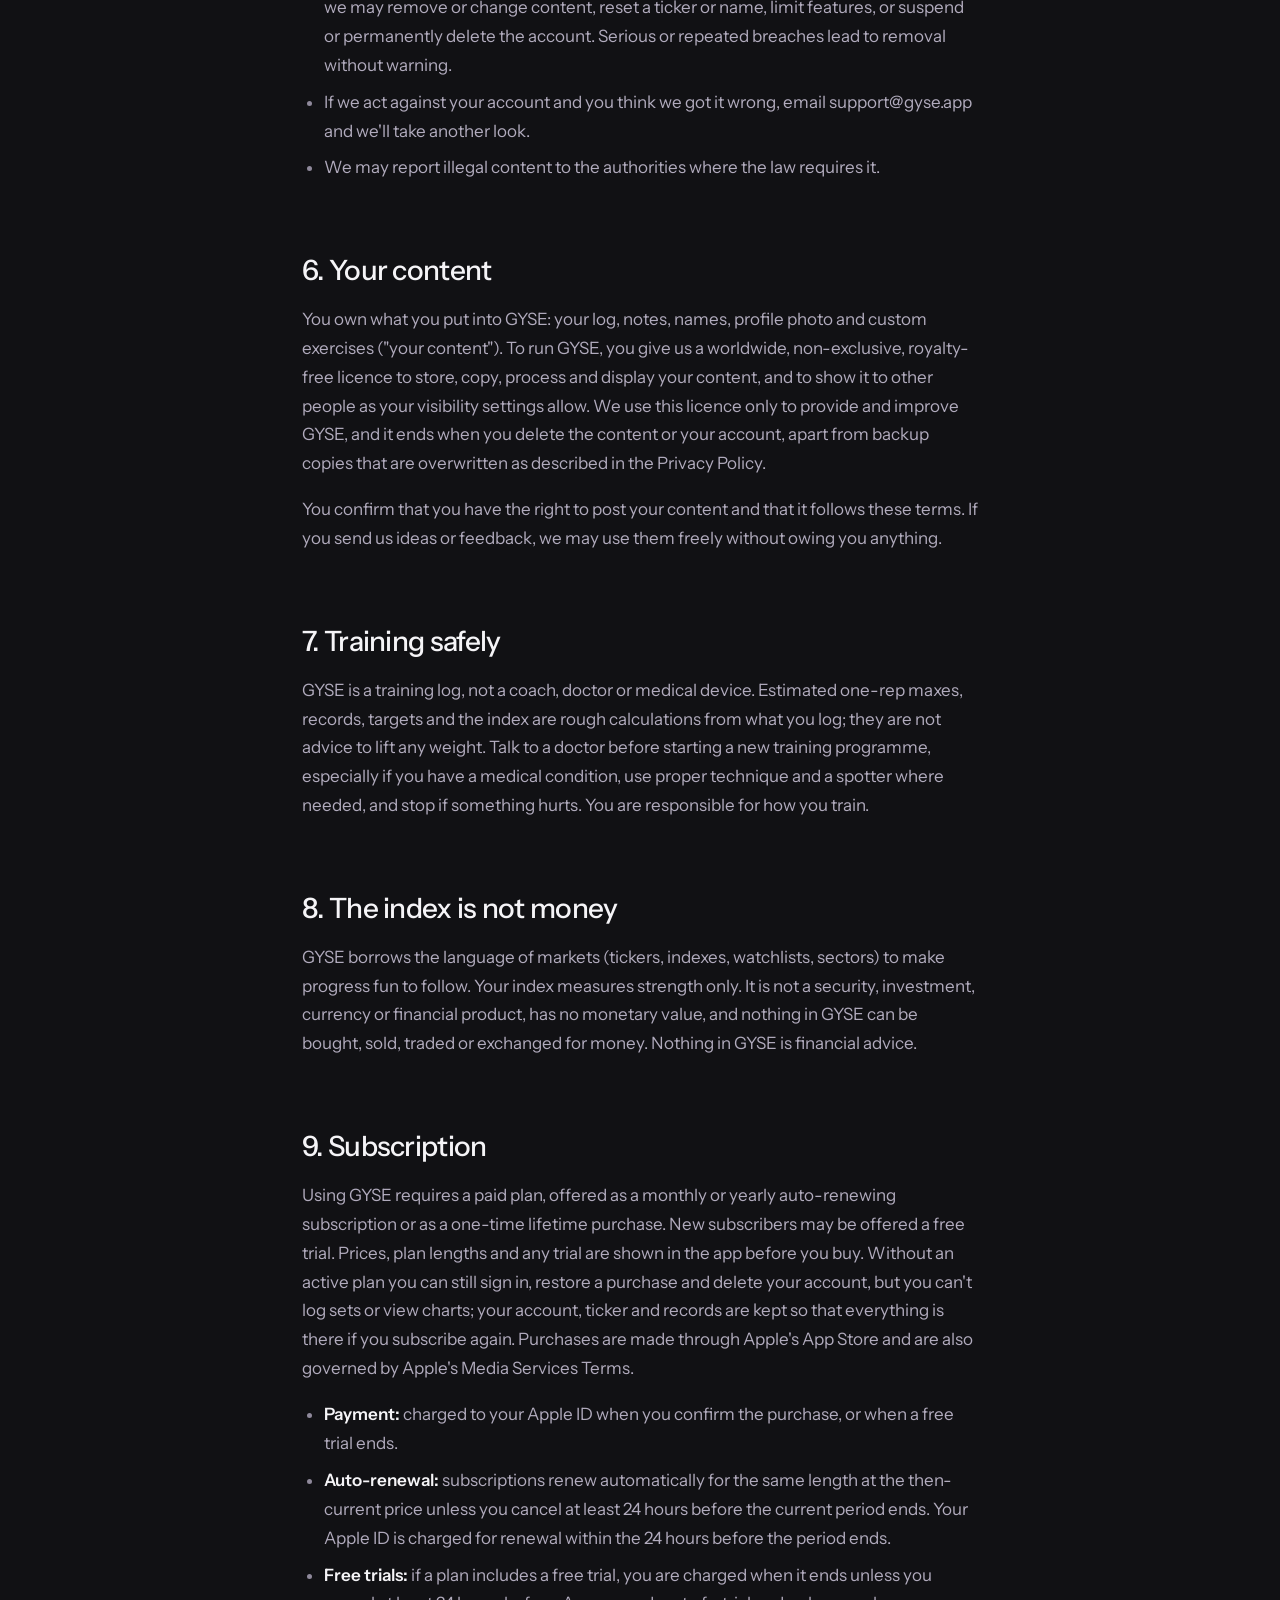
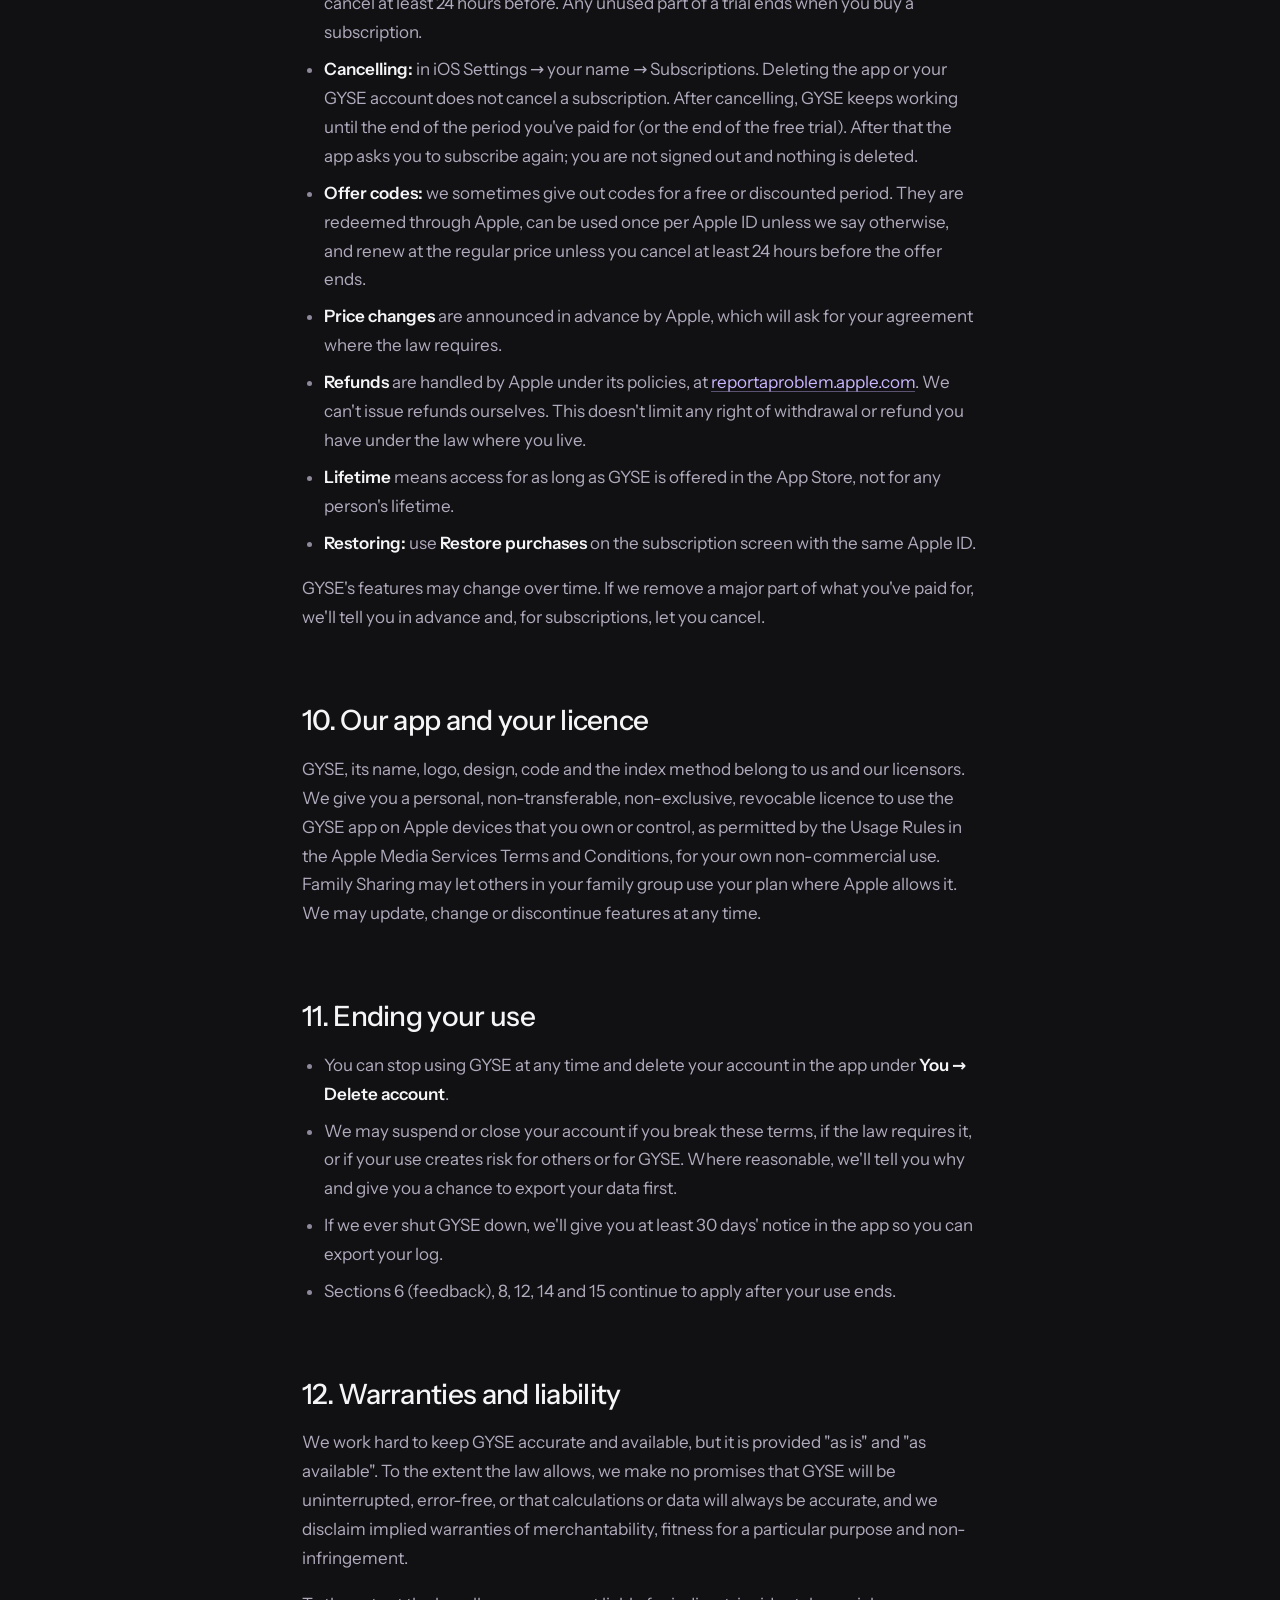
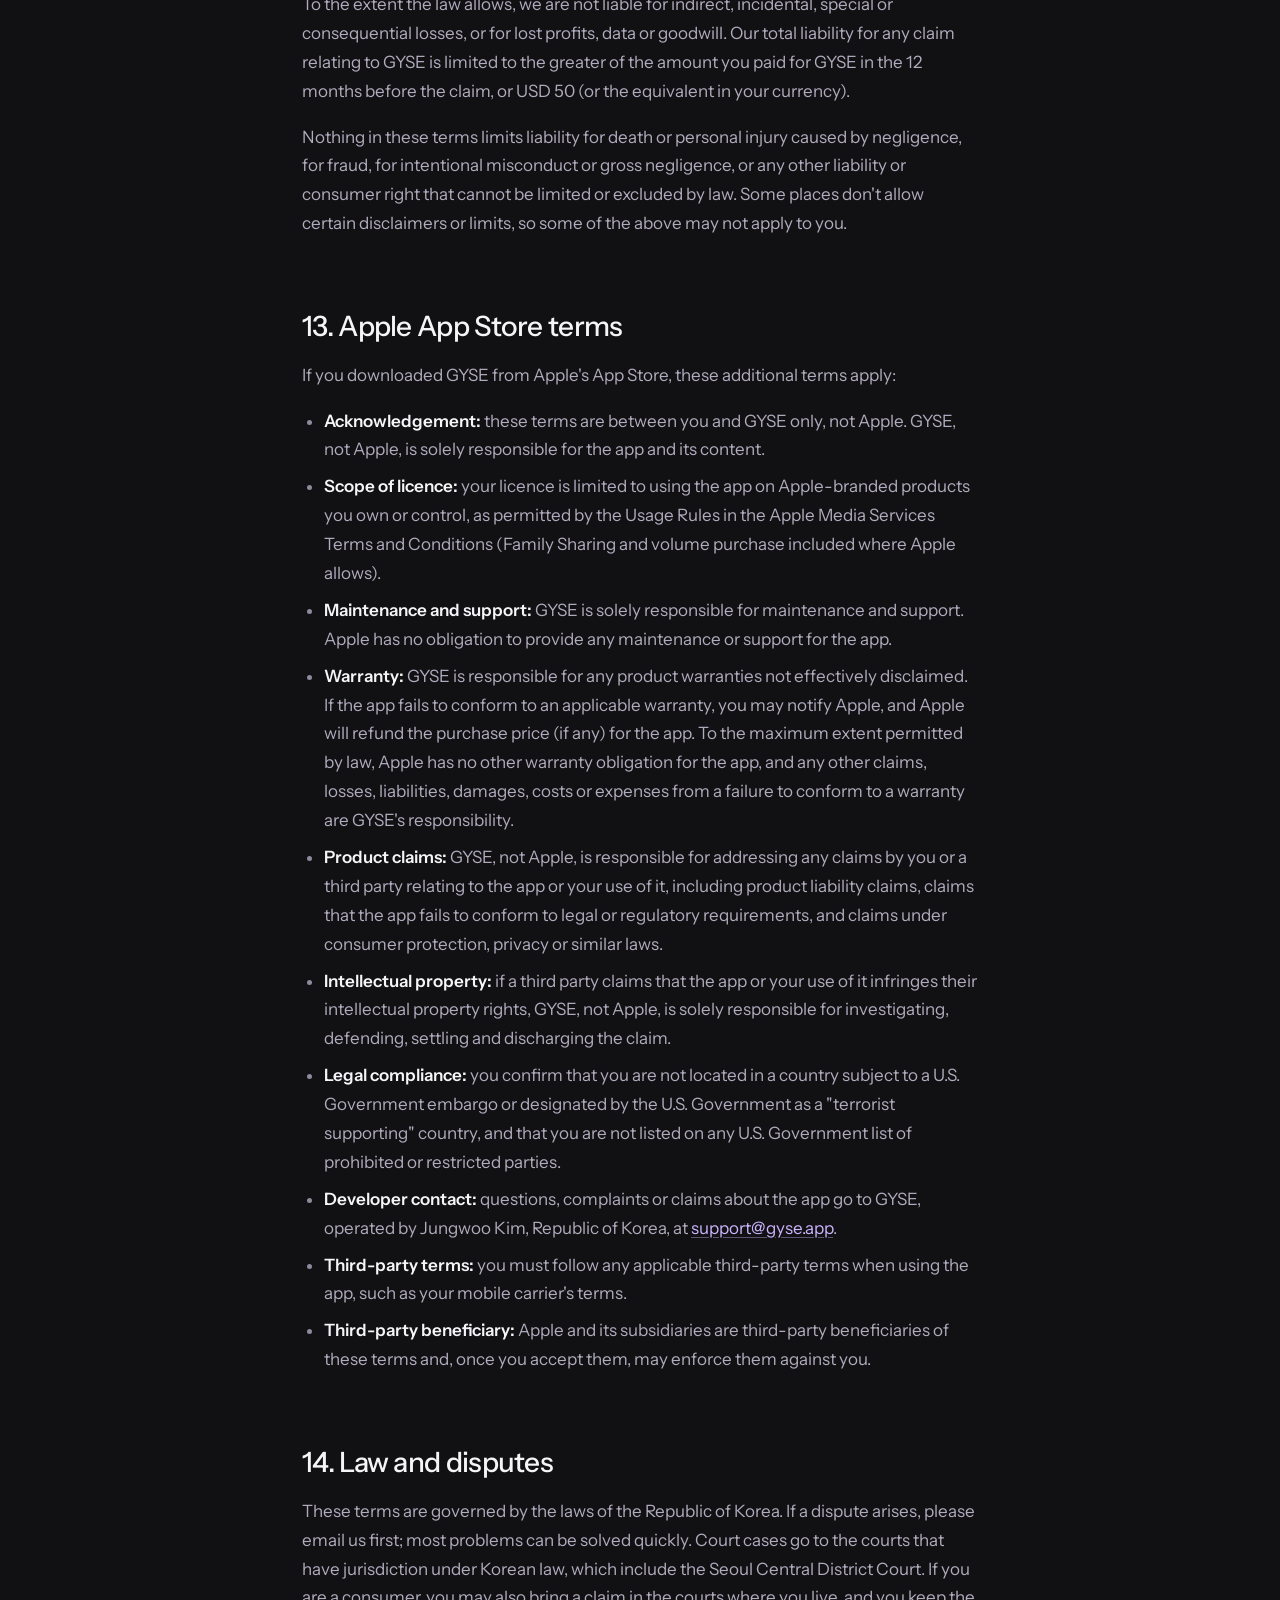
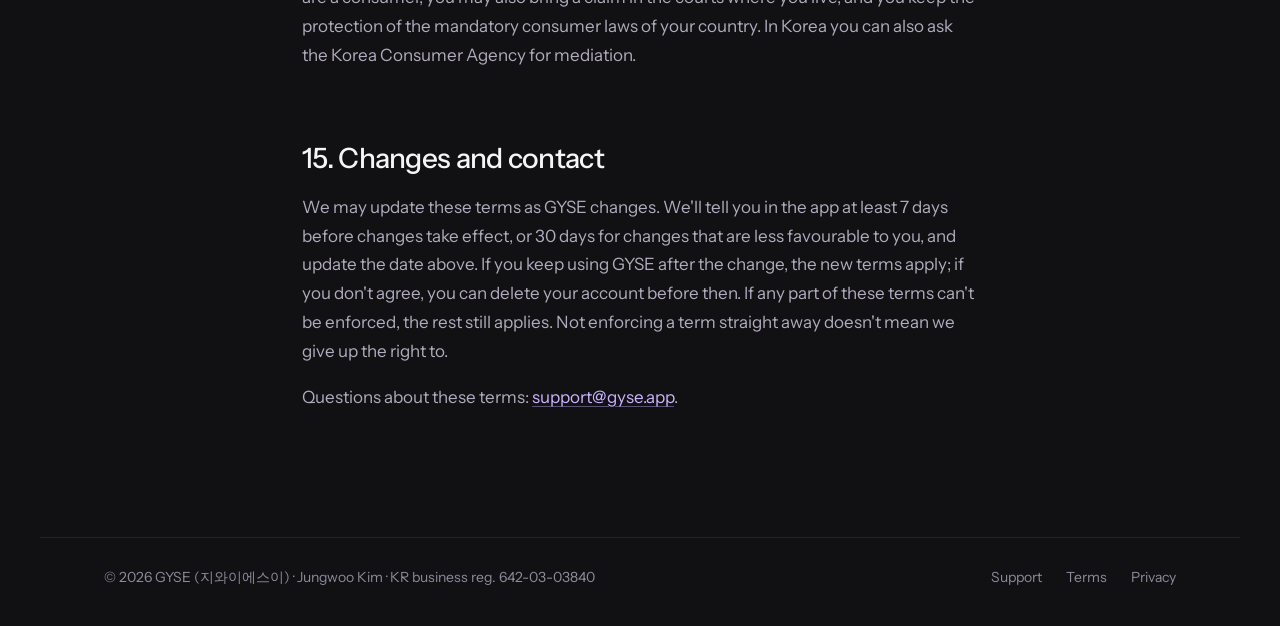
<file: terms.html>
<!doctype html>
<html lang="en">
<head>
<meta charset="utf-8">
<meta name="viewport" content="width=device-width, initial-scale=1">
<meta http-equiv="Content-Security-Policy" content="default-src 'self'; script-src 'none'; style-src 'self' 'unsafe-inline'; img-src 'self' data:; font-src 'self'; connect-src 'self'; object-src 'none'; base-uri 'none'; form-action 'none'">
<meta name="referrer" content="strict-origin-when-cross-origin">
<title>Terms of Use · GYSE</title>
<meta name="description" content="The rules for using GYSE: your account and ticker, community rules, the subscription, and the legal terms.">
<meta name="theme-color" content="#111114">
<meta name="color-scheme" content="dark">
<link rel="icon" href="/favicon.ico" sizes="32x32">
<link rel="icon" href="/assets/icon.svg" type="image/svg+xml">
<link rel="apple-touch-icon" href="/apple-touch-icon.png">
<link rel="preload" as="font" type="font/woff2" href="/assets/fonts/instrument-sans-var.woff2" crossorigin>
<link rel="stylesheet" href="/assets/legal.css">
</head>
<body>
<header class="top">
  <a class="brand" href="/" aria-label="GYSE home"><svg viewBox="0 0 28 28" aria-hidden="true"><rect width="28" height="28" rx="8" fill="#1F1C24"/><path d="M7.5 18.5l4.6-5.6 3.8 2.8 5-6.9M17.7 8.8h3.2V12" fill="none" stroke="#A78BFA" stroke-width="1.9" stroke-linecap="round" stroke-linejoin="round"/></svg>GYSE</a>
  <nav><a href="/support">Support</a><a href="/terms" aria-current="page">Terms</a><a href="/privacy">Privacy</a></nav>
</header>
<main>
  <h1>Terms of Use</h1>
  <p class="meta">Effective November 24, 2026</p>
  <p class="lang">Also in <a href="/ko/terms" hreflang="ko" lang="ko">한국어</a></p>

  <p class="lede">These terms are the agreement between you and GYSE for using the GYSE app and gyse.app. By creating an account or using GYSE, you agree to them and to our <a href="/privacy">Privacy Policy</a>. If you don't agree, please don't use GYSE.</p>

  <div class="note"><p><strong>The short version.</strong> Log honestly, train safely, and be decent to people. Tickers, names and anything offensive or abusive are not tolerated: we act on reports within 24 hours and remove accounts that break the rules. Your index is a way to see your progress, not a financial product. Subscriptions and purchases are sold and refunded through Apple.</p></div>

  <nav class="toc" aria-label="Contents"><ol>
    <li><a href="#who">Who we are</a></li>
    <li><a href="#account">Your account</a></li>
    <li><a href="#ticker">Tickers and profiles</a></li>
    <li><a href="#rules">Community rules</a></li>
    <li><a href="#enforcement">Reports and enforcement</a></li>
    <li><a href="#content">Your content</a></li>
    <li><a href="#health">Training safely</a></li>
    <li><a href="#index">The index is not money</a></li>
    <li><a href="#subscription">Subscription</a></li>
    <li><a href="#licence">Our app and your licence</a></li>
    <li><a href="#ending">Ending your use</a></li>
    <li><a href="#liability">Warranties and liability</a></li>
    <li><a href="#apple">Apple App Store terms</a></li>
    <li><a href="#law">Law and disputes</a></li>
    <li><a href="#changes">Changes and contact</a></li>
  </ol></nav>

  <h2 id="who">1. Who we are</h2>
  <p>GYSE is operated by Jungwoo Kim as a sole proprietorship registered in the Republic of Korea under the trade name 지와이에스이 (GYSE), business registration number 642-03-03840 ("GYSE", "we", "us"). You can reach us at <a href="mailto:support@gyse.app">support@gyse.app</a>.</p>

  <h2 id="account">2. Your account</h2>
  <ul>
    <li>You must be at least 14 to create an account, and old enough to agree to these terms where you live (or have a parent's permission where the law allows).</li>
    <li>You can try GYSE without an account; your log then stays only on your iPhone, and it is lost if you delete the app before saving it to an account.</li>
    <li>Give accurate sign-up details, keep your sign-in secure, and tell us at support@gyse.app if you think someone else is using your account. You are responsible for what happens under your account.</li>
    <li>One person, one account. Don't create accounts to get around a block or a ban.</li>
  </ul>

  <h2 id="ticker">3. Tickers and profiles</h2>
  <ul>
    <li>Your ticker is a unique tag of 1–8 letters, like <code>$JUNG</code>. Tickers are first come, first served, and you can change yours once every 7 days.</li>
    <li>A ticker is a username, not property. You can't sell or transfer it. We may change or reclaim a ticker that breaks these terms, impersonates someone, infringes someone's name or trademark, or is reserved.</li>
    <li>Your ticker, display name, profile photo, index, and how many people follow you and how many you follow are visible to everyone using GYSE. With a public profile, your exercises and sessions are too; with a private profile, only followers you approve see them. See the <a href="/privacy#visible">Privacy Policy</a> for details.</li>
  </ul>

  <h2 id="rules">4. Community rules</h2>
  <p>GYSE has <strong>zero tolerance for objectionable content and abusive users</strong>. When using GYSE, including in your ticker, display name, profile photo, custom exercise names and reports, you must not:</p>
  <ul>
    <li>post anything hateful, harassing, threatening, sexually explicit, violent, or that attacks people for who they are;</li>
    <li>bully, stalk or intimidate anyone, or keep contacting someone who has blocked you;</li>
    <li>pretend to be another person, brand or GYSE, or suggest an affiliation that doesn't exist;</li>
    <li>share other people's personal information;</li>
    <li>promote illegal activity, drugs, or anything that could seriously endanger people;</li>
    <li>spam, advertise, or use GYSE for commercial purposes without our permission;</li>
    <li>send false or abusive reports;</li>
    <li>scrape, copy or bulk-collect data from GYSE, or use bots or automated means to access it;</li>
    <li>try to break, overload or get around GYSE's security, rate limits or blocks, or access accounts or data that aren't yours;</li>
    <li>reverse engineer the app except where the law allows it, or use GYSE in a way that breaks any law.</li>
  </ul>
  <p>Logging made-up sets only affects your own index, but don't use it to mislead or harass others.</p>

  <h2 id="enforcement">5. Reports and enforcement</h2>
  <ul>
    <li>Offensive and reserved words are filtered automatically when you choose a ticker or name. Profile photos can be reported from any profile, and photos that break these rules are removed.</li>
    <li>On anyone's profile you can <strong>Report</strong> them or <strong>Block</strong> them. Blocking removes them from your watchlist and stops them seeing or finding you.</li>
    <li>We review reports and act on them within 24 hours. Depending on what happened, we may remove or change content, reset a ticker or name, limit features, or suspend or permanently delete the account. Serious or repeated breaches lead to removal without warning.</li>
    <li>If we act against your account and you think we got it wrong, email support@gyse.app and we'll take another look.</li>
    <li>We may report illegal content to the authorities where the law requires it.</li>
  </ul>

  <h2 id="content">6. Your content</h2>
  <p>You own what you put into GYSE: your log, notes, names, profile photo and custom exercises ("your content"). To run GYSE, you give us a worldwide, non-exclusive, royalty-free licence to store, copy, process and display your content, and to show it to other people as your visibility settings allow. We use this licence only to provide and improve GYSE, and it ends when you delete the content or your account, apart from backup copies that are overwritten as described in the Privacy Policy.</p>
  <p>You confirm that you have the right to post your content and that it follows these terms. If you send us ideas or feedback, we may use them freely without owing you anything.</p>

  <h2 id="health">7. Training safely</h2>
  <p>GYSE is a training log, not a coach, doctor or medical device. Estimated one-rep maxes, records, targets and the index are rough calculations from what you log; they are not advice to lift any weight. Talk to a doctor before starting a new training programme, especially if you have a medical condition, use proper technique and a spotter where needed, and stop if something hurts. You are responsible for how you train.</p>

  <h2 id="index">8. The index is not money</h2>
  <p>GYSE borrows the language of markets (tickers, indexes, watchlists, sectors) to make progress fun to follow. Your index measures strength only. It is not a security, investment, currency or financial product, has no monetary value, and nothing in GYSE can be bought, sold, traded or exchanged for money. Nothing in GYSE is financial advice.</p>

  <h2 id="subscription">9. Subscription</h2>
  <p>Using GYSE requires a paid plan, offered as a monthly or yearly auto-renewing subscription or as a one-time lifetime purchase. New subscribers may be offered a free trial. Prices, plan lengths and any trial are shown in the app before you buy. Without an active plan you can still sign in, restore a purchase and delete your account, but you can't log sets or view charts; your account, ticker and records are kept so that everything is there if you subscribe again. Purchases are made through Apple's App Store and are also governed by Apple's Media Services Terms.</p>
  <ul>
    <li><strong>Payment:</strong> charged to your Apple ID when you confirm the purchase, or when a free trial ends.</li>
    <li><strong>Auto-renewal:</strong> subscriptions renew automatically for the same length at the then-current price unless you cancel at least 24 hours before the current period ends. Your Apple ID is charged for renewal within the 24 hours before the period ends.</li>
    <li><strong>Free trials:</strong> if a plan includes a free trial, you are charged when it ends unless you cancel at least 24 hours before. Any unused part of a trial ends when you buy a subscription.</li>
    <li><strong>Cancelling:</strong> in iOS Settings → your name → Subscriptions. Deleting the app or your GYSE account does not cancel a subscription. After cancelling, GYSE keeps working until the end of the period you've paid for (or the end of the free trial). After that the app asks you to subscribe again; you are not signed out and nothing is deleted.</li>
    <li><strong>Offer codes:</strong> we sometimes give out codes for a free or discounted period. They are redeemed through Apple, can be used once per Apple ID unless we say otherwise, and renew at the regular price unless you cancel at least 24 hours before the offer ends.</li>
    <li><strong>Price changes</strong> are announced in advance by Apple, which will ask for your agreement where the law requires.</li>
    <li><strong>Refunds</strong> are handled by Apple under its policies, at <a href="https://reportaproblem.apple.com">reportaproblem.apple.com</a>. We can't issue refunds ourselves. This doesn't limit any right of withdrawal or refund you have under the law where you live.</li>
    <li><strong>Lifetime</strong> means access for as long as GYSE is offered in the App Store, not for any person's lifetime.</li>
    <li><strong>Restoring:</strong> use <strong>Restore purchases</strong> on the subscription screen with the same Apple ID.</li>
  </ul>
  <p>GYSE's features may change over time. If we remove a major part of what you've paid for, we'll tell you in advance and, for subscriptions, let you cancel.</p>

  <h2 id="licence">10. Our app and your licence</h2>
  <p>GYSE, its name, logo, design, code and the index method belong to us and our licensors. We give you a personal, non-transferable, non-exclusive, revocable licence to use the GYSE app on Apple devices that you own or control, as permitted by the Usage Rules in the Apple Media Services Terms and Conditions, for your own non-commercial use. Family Sharing may let others in your family group use your plan where Apple allows it. We may update, change or discontinue features at any time.</p>

  <h2 id="ending">11. Ending your use</h2>
  <ul>
    <li>You can stop using GYSE at any time and delete your account in the app under <strong>You → Delete account</strong>.</li>
    <li>We may suspend or close your account if you break these terms, if the law requires it, or if your use creates risk for others or for GYSE. Where reasonable, we'll tell you why and give you a chance to export your data first.</li>
    <li>If we ever shut GYSE down, we'll give you at least 30 days' notice in the app so you can export your log.</li>
    <li>Sections 6 (feedback), 8, 12, 14 and 15 continue to apply after your use ends.</li>
  </ul>

  <h2 id="liability">12. Warranties and liability</h2>
  <p>We work hard to keep GYSE accurate and available, but it is provided "as is" and "as available". To the extent the law allows, we make no promises that GYSE will be uninterrupted, error-free, or that calculations or data will always be accurate, and we disclaim implied warranties of merchantability, fitness for a particular purpose and non-infringement.</p>
  <p>To the extent the law allows, we are not liable for indirect, incidental, special or consequential losses, or for lost profits, data or goodwill. Our total liability for any claim relating to GYSE is limited to the greater of the amount you paid for GYSE in the 12 months before the claim, or USD 50 (or the equivalent in your currency).</p>
  <p>Nothing in these terms limits liability for death or personal injury caused by negligence, for fraud, for intentional misconduct or gross negligence, or any other liability or consumer right that cannot be limited or excluded by law. Some places don't allow certain disclaimers or limits, so some of the above may not apply to you.</p>

  <h2 id="apple">13. Apple App Store terms</h2>
  <p>If you downloaded GYSE from Apple's App Store, these additional terms apply:</p>
  <ul>
    <li><strong>Acknowledgement:</strong> these terms are between you and GYSE only, not Apple. GYSE, not Apple, is solely responsible for the app and its content.</li>
    <li><strong>Scope of licence:</strong> your licence is limited to using the app on Apple-branded products you own or control, as permitted by the Usage Rules in the Apple Media Services Terms and Conditions (Family Sharing and volume purchase included where Apple allows).</li>
    <li><strong>Maintenance and support:</strong> GYSE is solely responsible for maintenance and support. Apple has no obligation to provide any maintenance or support for the app.</li>
    <li><strong>Warranty:</strong> GYSE is responsible for any product warranties not effectively disclaimed. If the app fails to conform to an applicable warranty, you may notify Apple, and Apple will refund the purchase price (if any) for the app. To the maximum extent permitted by law, Apple has no other warranty obligation for the app, and any other claims, losses, liabilities, damages, costs or expenses from a failure to conform to a warranty are GYSE's responsibility.</li>
    <li><strong>Product claims:</strong> GYSE, not Apple, is responsible for addressing any claims by you or a third party relating to the app or your use of it, including product liability claims, claims that the app fails to conform to legal or regulatory requirements, and claims under consumer protection, privacy or similar laws.</li>
    <li><strong>Intellectual property:</strong> if a third party claims that the app or your use of it infringes their intellectual property rights, GYSE, not Apple, is solely responsible for investigating, defending, settling and discharging the claim.</li>
    <li><strong>Legal compliance:</strong> you confirm that you are not located in a country subject to a U.S. Government embargo or designated by the U.S. Government as a "terrorist supporting" country, and that you are not listed on any U.S. Government list of prohibited or restricted parties.</li>
    <li><strong>Developer contact:</strong> questions, complaints or claims about the app go to GYSE, operated by Jungwoo Kim, Republic of Korea, at <a href="mailto:support@gyse.app">support@gyse.app</a>.</li>
    <li><strong>Third-party terms:</strong> you must follow any applicable third-party terms when using the app, such as your mobile carrier's terms.</li>
    <li><strong>Third-party beneficiary:</strong> Apple and its subsidiaries are third-party beneficiaries of these terms and, once you accept them, may enforce them against you.</li>
  </ul>

  <h2 id="law">14. Law and disputes</h2>
  <p>These terms are governed by the laws of the Republic of Korea. If a dispute arises, please email us first; most problems can be solved quickly. Court cases go to the courts that have jurisdiction under Korean law, which include the Seoul Central District Court. If you are a consumer, you may also bring a claim in the courts where you live, and you keep the protection of the mandatory consumer laws of your country. In Korea you can also ask the Korea Consumer Agency for mediation.</p>

  <h2 id="changes">15. Changes and contact</h2>
  <p>We may update these terms as GYSE changes. We'll tell you in the app at least 7 days before changes take effect, or 30 days for changes that are less favourable to you, and update the date above. If you keep using GYSE after the change, the new terms apply; if you don't agree, you can delete your account before then. If any part of these terms can't be enforced, the rest still applies. Not enforcing a term straight away doesn't mean we give up the right to.</p>
  <p>Questions about these terms: <a href="mailto:support@gyse.app">support@gyse.app</a>.</p>
</main>
<footer><div class="in"><span>© 2026 GYSE (지와이에스이) · Jungwoo Kim · KR business reg. 642-03-03840</span><span><a href="/support">Support</a><a href="/terms">Terms</a><a href="/privacy">Privacy</a></span></div></footer>
</body>
</html>
</file>
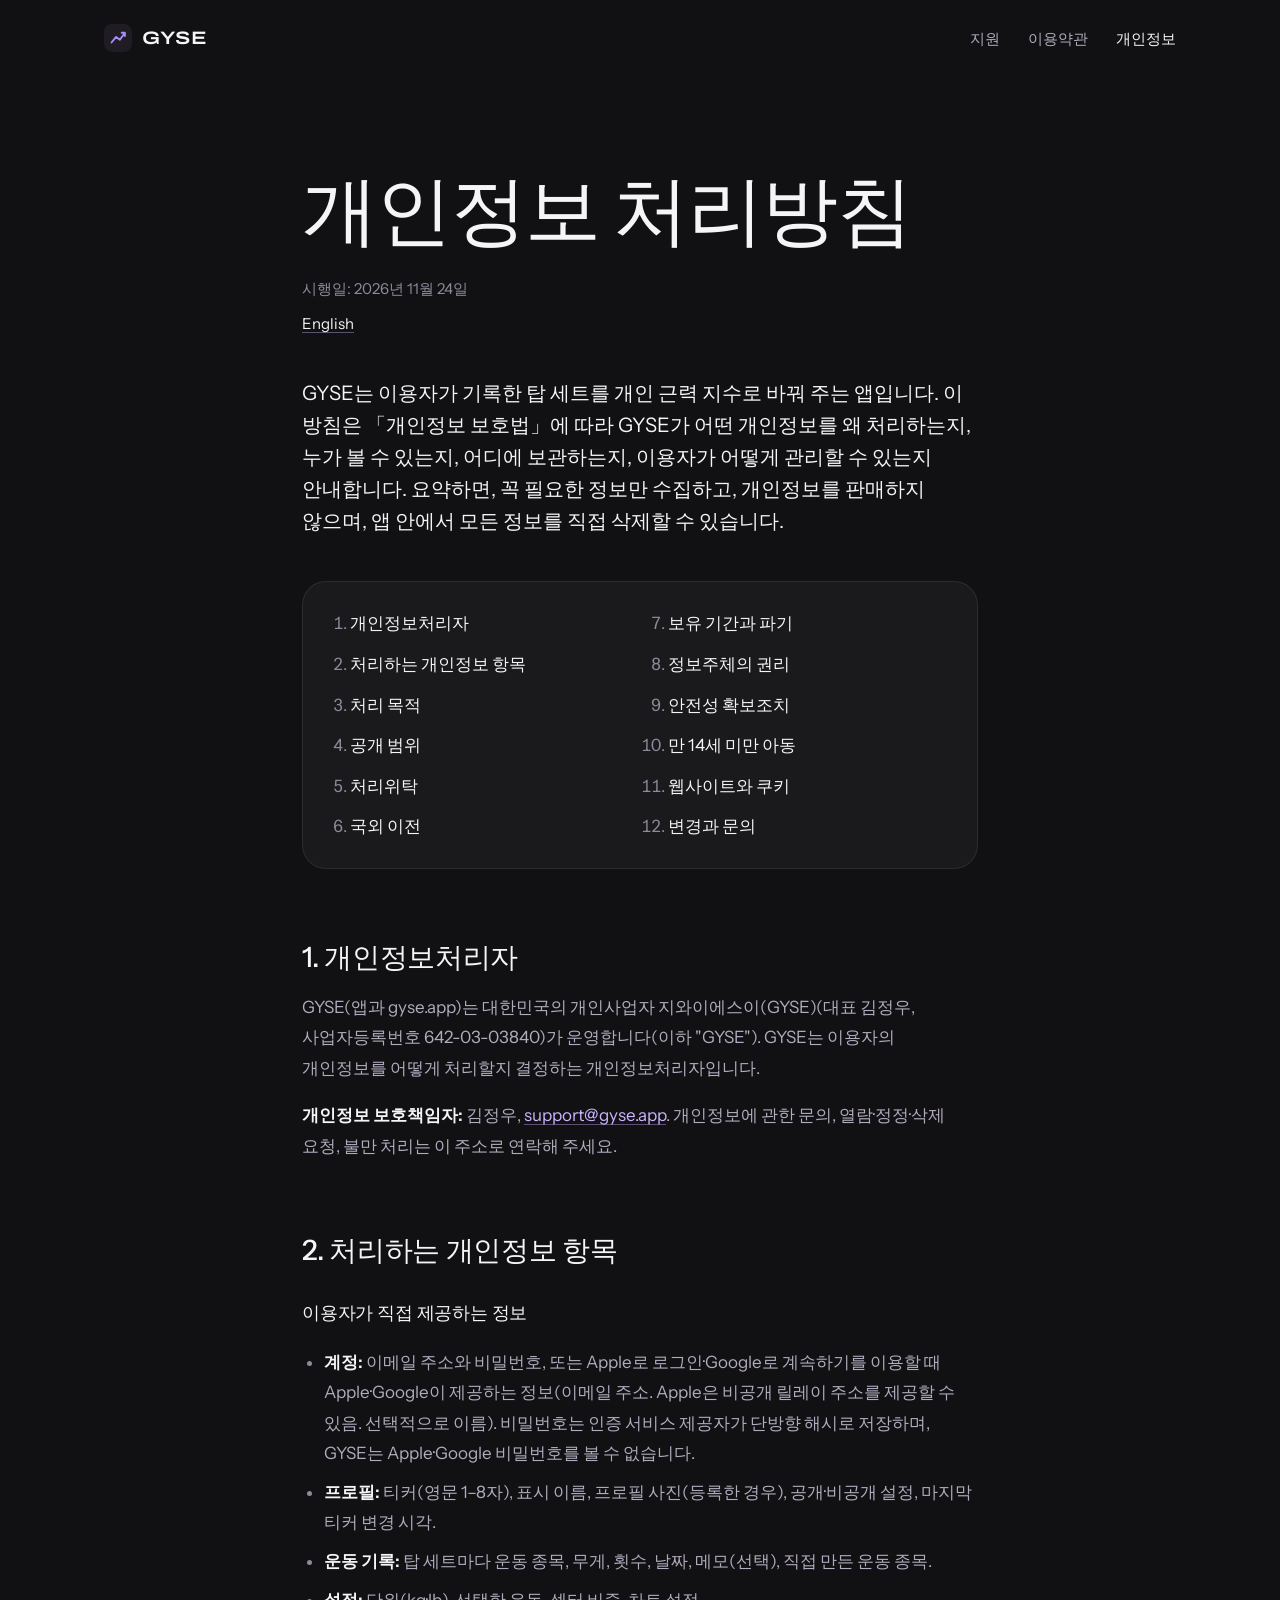
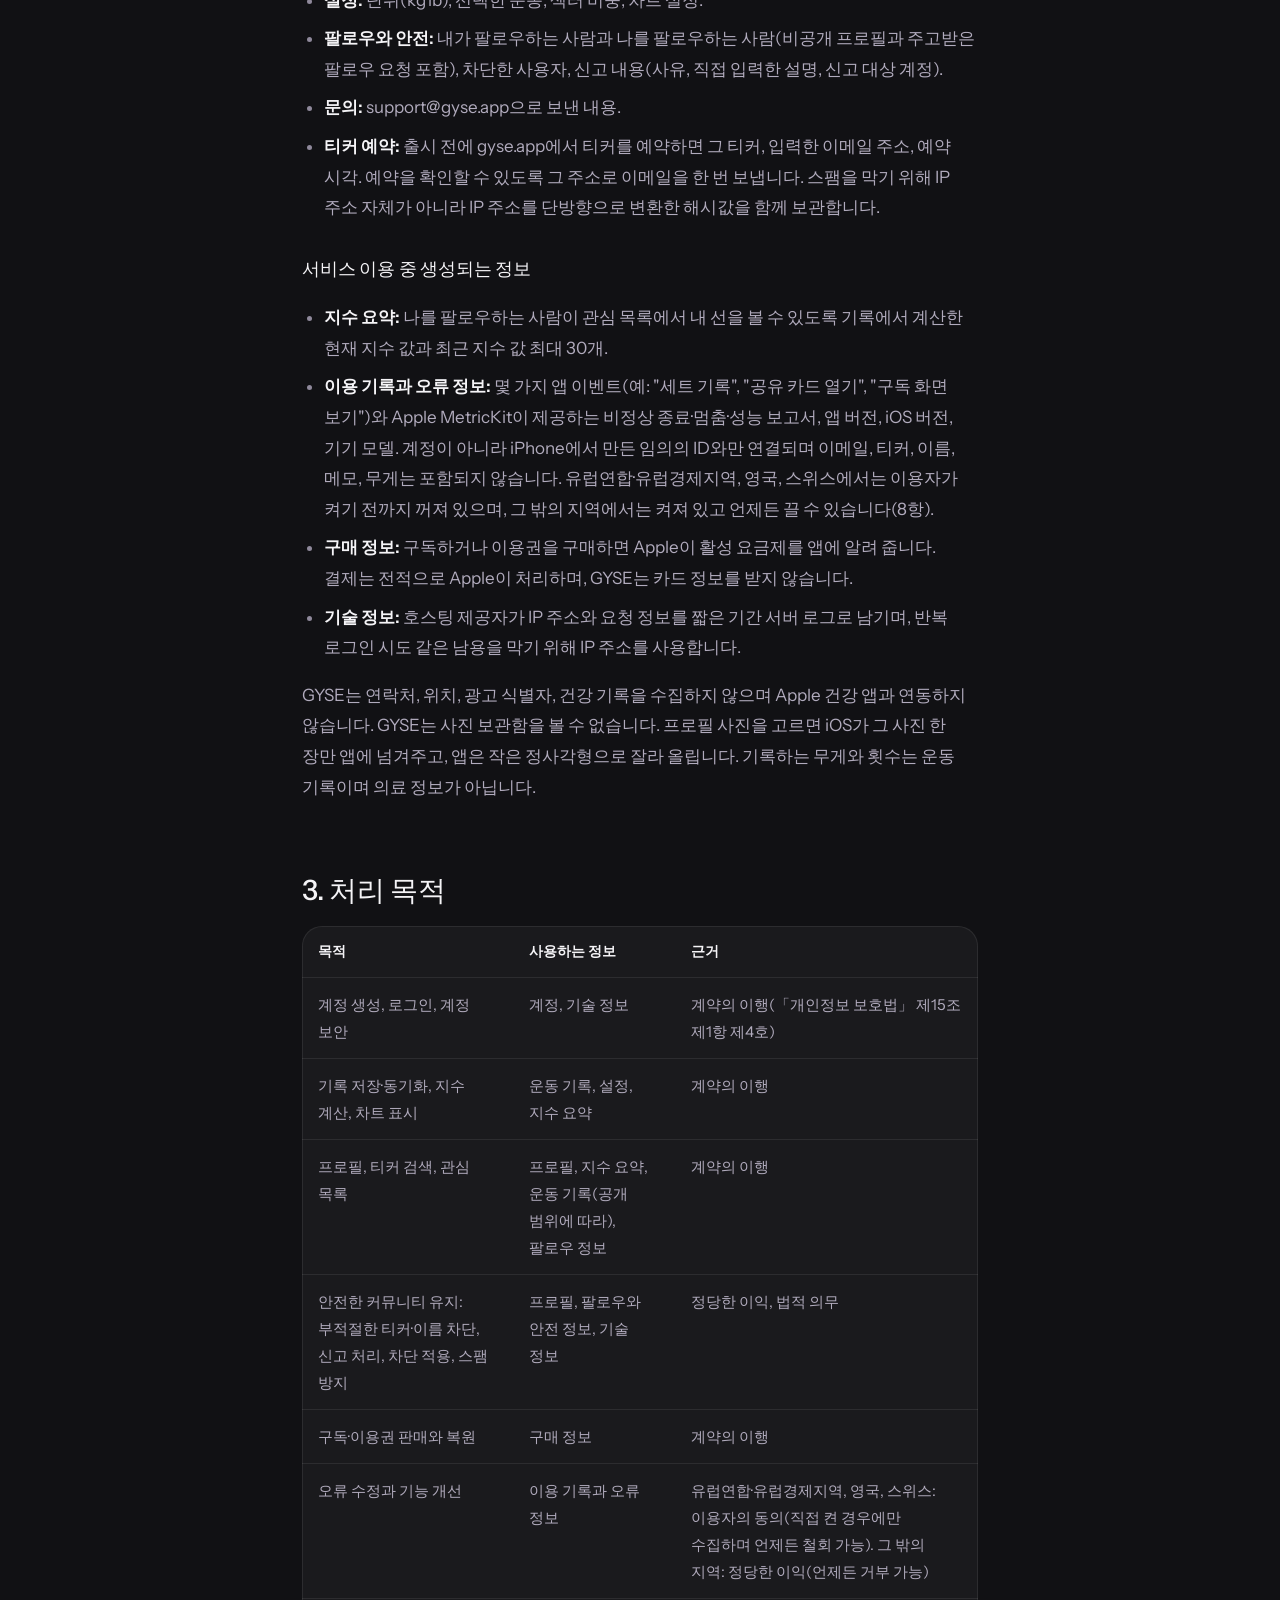
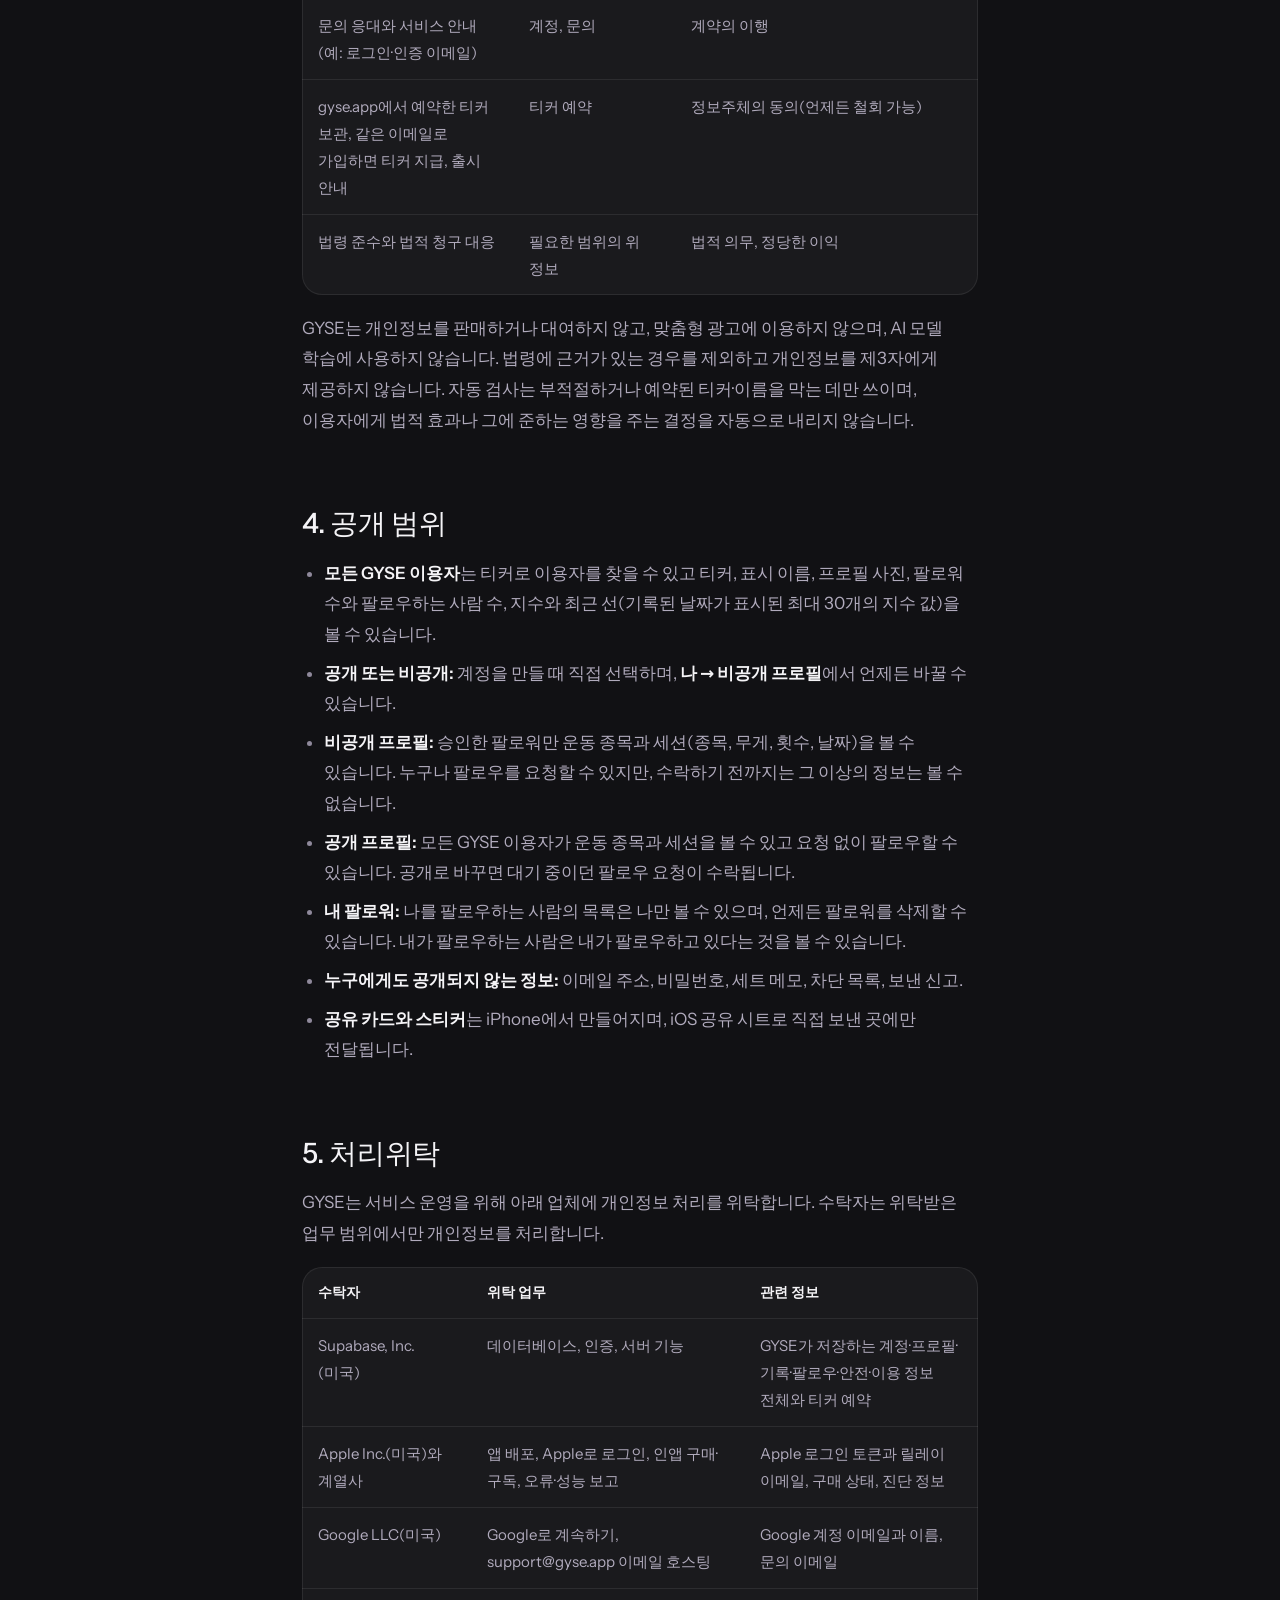
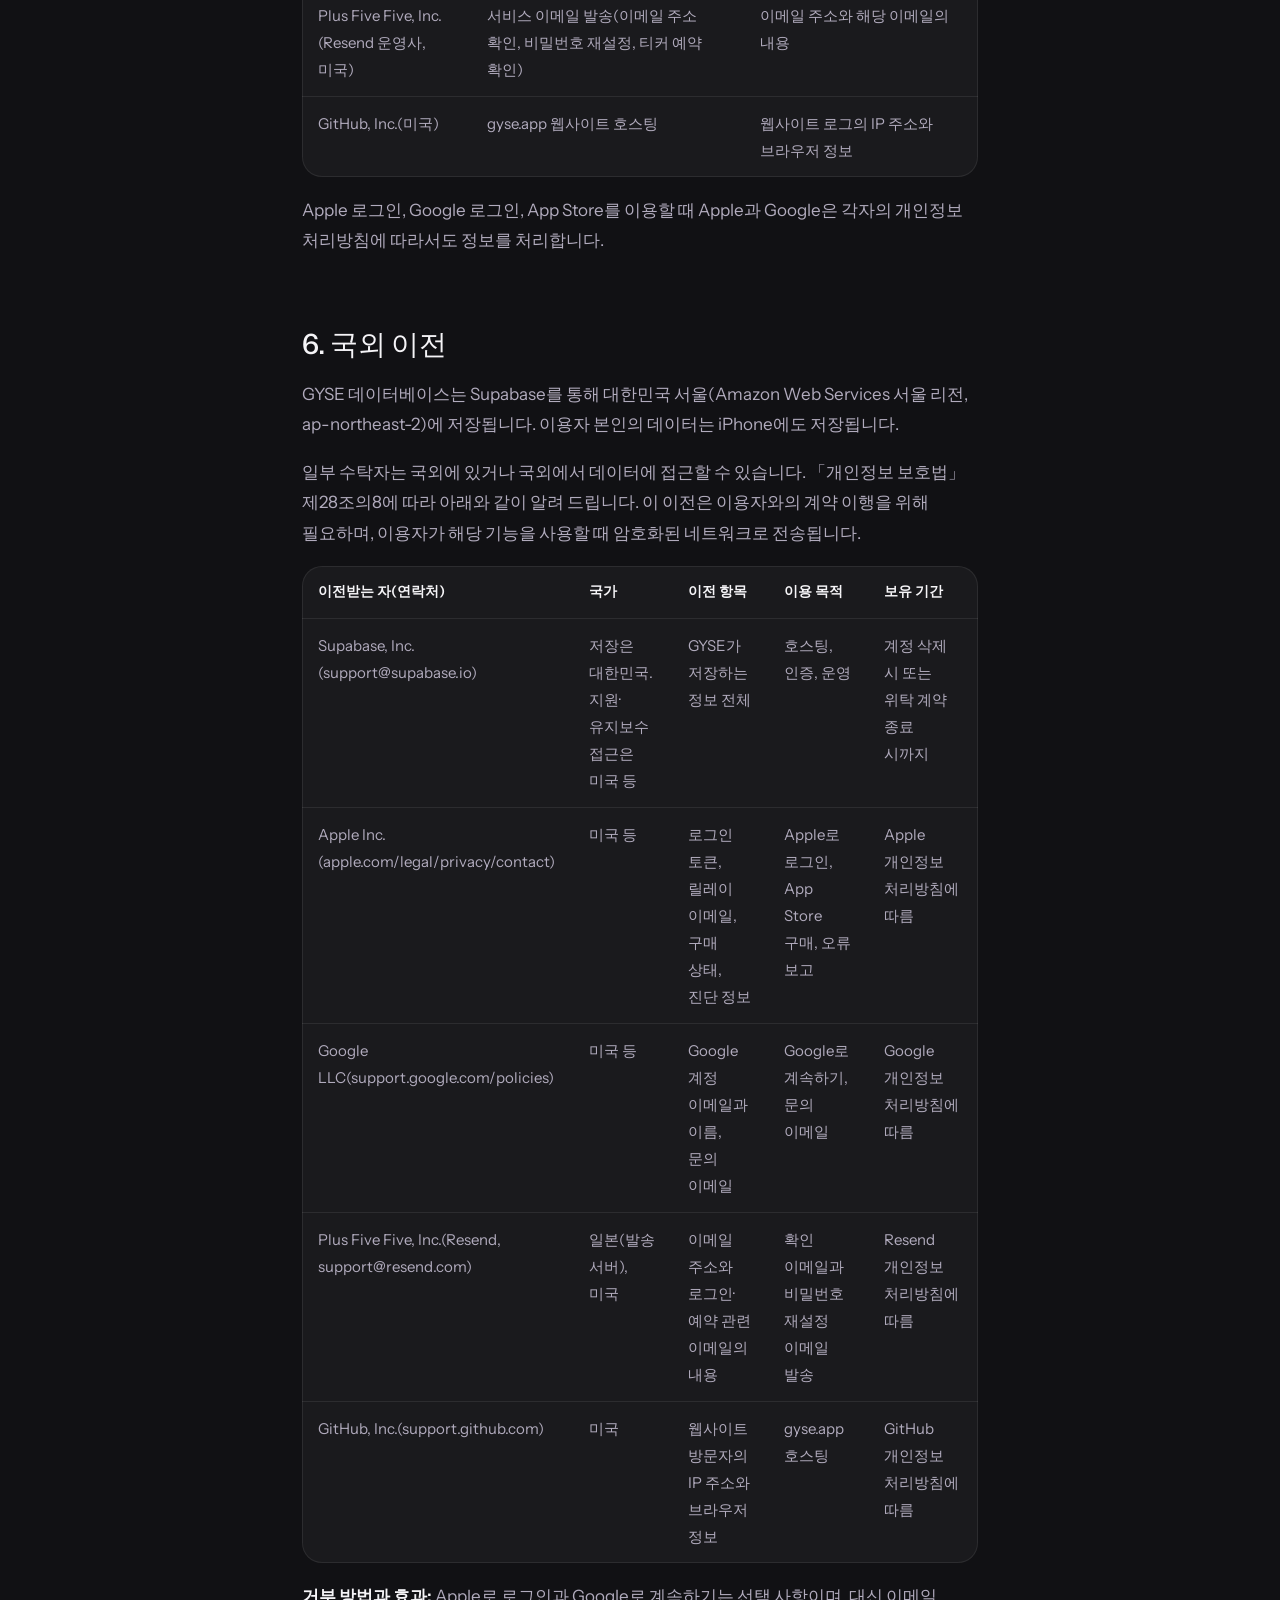
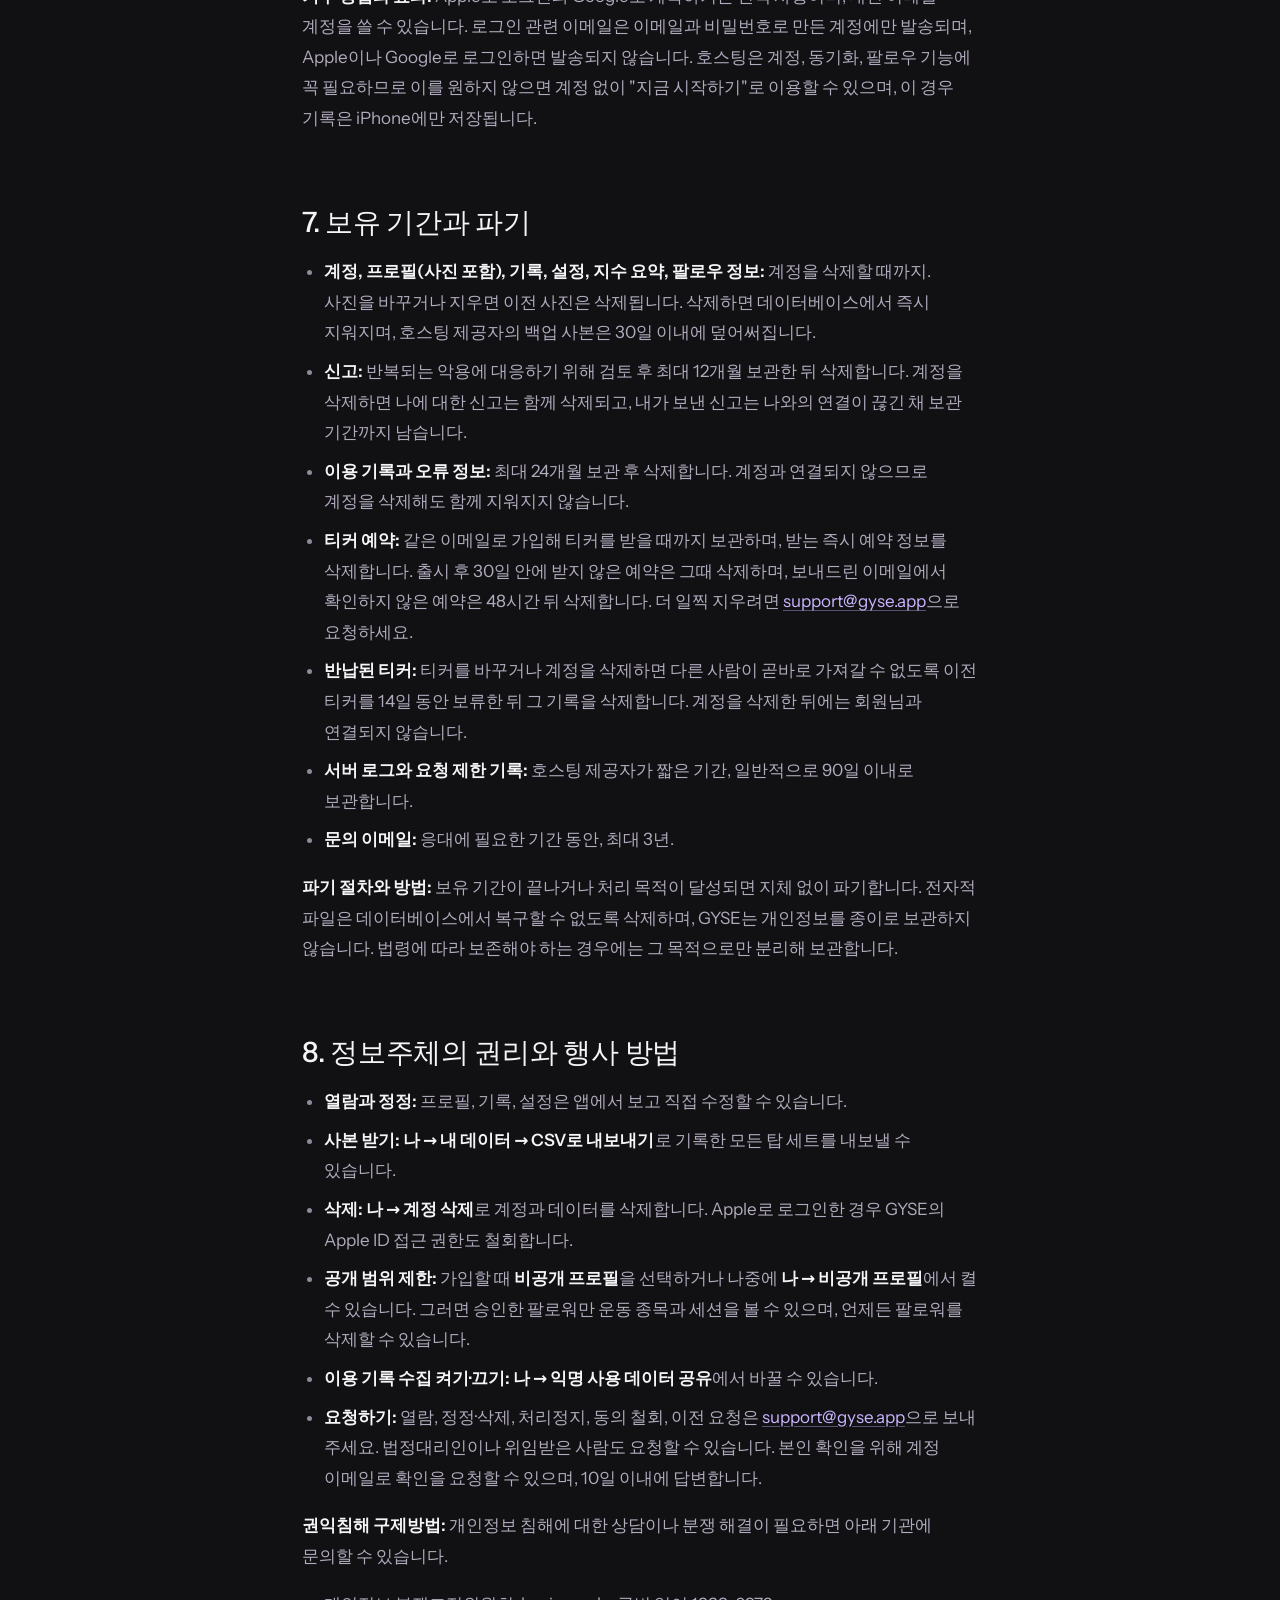
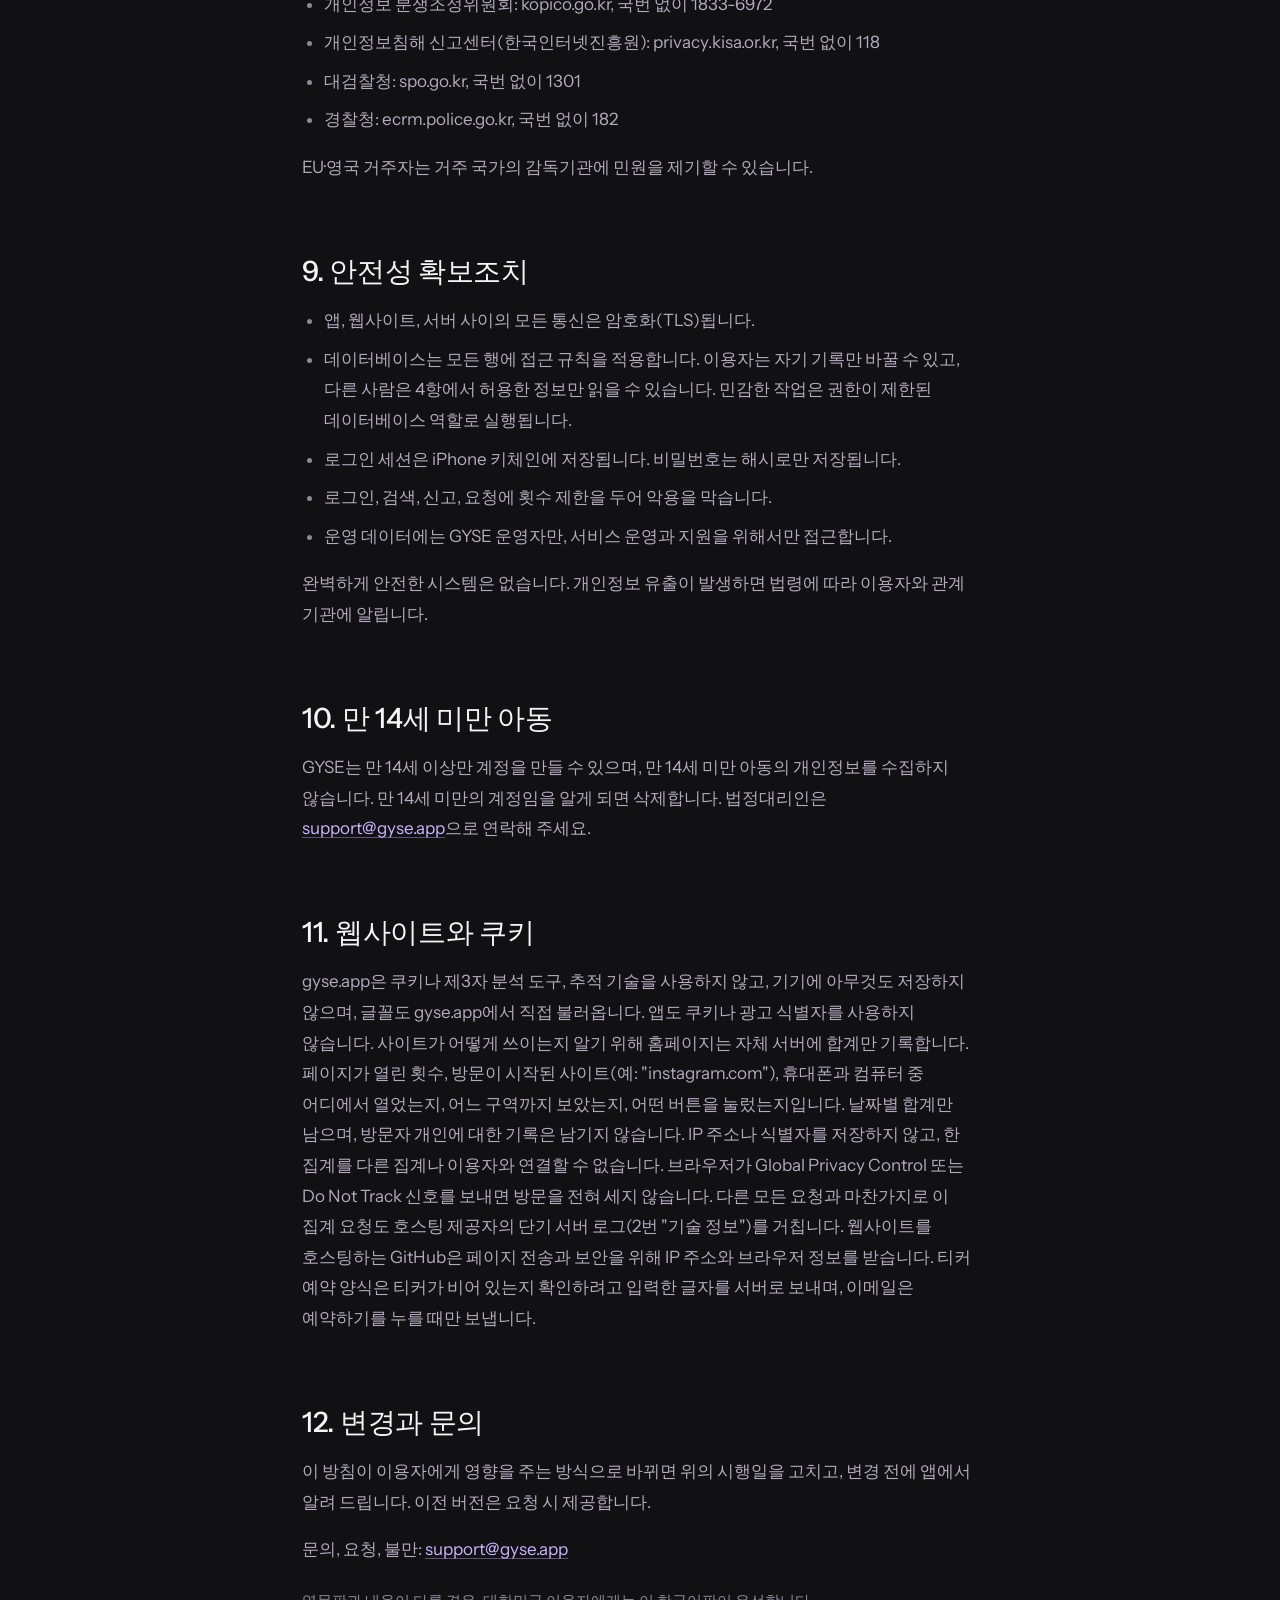
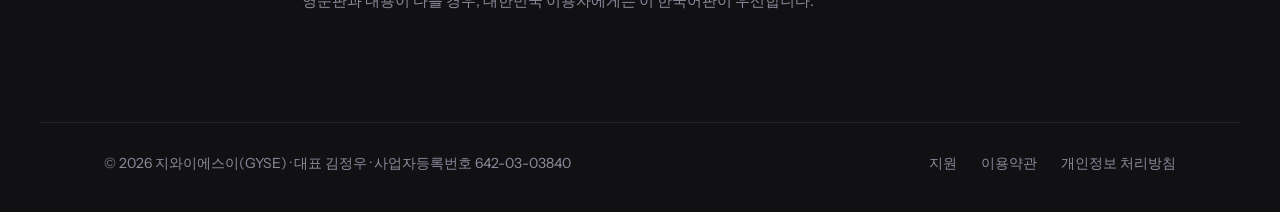
<file: ko/privacy.html>
<!doctype html>
<html lang="ko">
<head>
<meta charset="utf-8">
<meta name="viewport" content="width=device-width, initial-scale=1">
<meta http-equiv="Content-Security-Policy" content="default-src 'self'; script-src 'none'; style-src 'self' 'unsafe-inline'; img-src 'self' data:; font-src 'self'; connect-src 'self'; object-src 'none'; base-uri 'none'; form-action 'none'">
<meta name="referrer" content="strict-origin-when-cross-origin">
<title>개인정보 처리방침 · GYSE</title>
<meta name="description" content="GYSE가 어떤 개인정보를 왜 수집하고, 누가 볼 수 있으며, 어디에 저장되고, 어떻게 삭제할 수 있는지 안내합니다.">
<meta name="theme-color" content="#111114">
<meta name="color-scheme" content="dark">
<link rel="icon" href="/favicon.ico" sizes="32x32">
<link rel="icon" href="/assets/icon.svg" type="image/svg+xml">
<link rel="apple-touch-icon" href="/apple-touch-icon.png">
<link rel="preload" as="font" type="font/woff2" href="/assets/fonts/instrument-sans-var.woff2" crossorigin>
<link rel="stylesheet" href="/assets/legal.css">
</head>
<body>
<header class="top">
  <a class="brand" href="/ko/" aria-label="GYSE 홈"><svg viewBox="0 0 28 28" aria-hidden="true"><rect width="28" height="28" rx="8" fill="#1F1C24"/><path d="M7.5 18.5l4.6-5.6 3.8 2.8 5-6.9M17.7 8.8h3.2V12" fill="none" stroke="#A78BFA" stroke-width="1.9" stroke-linecap="round" stroke-linejoin="round"/></svg>GYSE</a>
  <nav><a href="/support">지원</a><a href="/ko/terms">이용약관</a><a href="/ko/privacy" aria-current="page">개인정보</a></nav>
</header>
<main>
  <h1>개인정보 처리방침</h1>
  <p class="meta">시행일: 2026년 11월 24일</p>
  <p class="lang"><a href="/privacy" hreflang="en" lang="en">English</a></p>

  <p class="lede">GYSE는 이용자가 기록한 탑 세트를 개인 근력 지수로 바꿔 주는 앱입니다. 이 방침은 「개인정보 보호법」에 따라 GYSE가 어떤 개인정보를 왜 처리하는지, 누가 볼 수 있는지, 어디에 보관하는지, 이용자가 어떻게 관리할 수 있는지 안내합니다. 요약하면, 꼭 필요한 정보만 수집하고, 개인정보를 판매하지 않으며, 앱 안에서 모든 정보를 직접 삭제할 수 있습니다.</p>

  <nav class="toc" aria-label="목차"><ol>
    <li><a href="#who">개인정보처리자</a></li>
    <li><a href="#collect">처리하는 개인정보 항목</a></li>
    <li><a href="#why">처리 목적</a></li>
    <li><a href="#visible">공개 범위</a></li>
    <li><a href="#processors">처리위탁</a></li>
    <li><a href="#transfers">국외 이전</a></li>
    <li><a href="#retention">보유 기간과 파기</a></li>
    <li><a href="#rights">정보주체의 권리</a></li>
    <li><a href="#security">안전성 확보조치</a></li>
    <li><a href="#children">만 14세 미만 아동</a></li>
    <li><a href="#website">웹사이트와 쿠키</a></li>
    <li><a href="#changes">변경과 문의</a></li>
  </ol></nav>

  <h2 id="who">1. 개인정보처리자</h2>
  <p>GYSE(앱과 gyse.app)는 대한민국의 개인사업자 지와이에스이(GYSE)(대표 김정우, 사업자등록번호 642-03-03840)가 운영합니다(이하 "GYSE"). GYSE는 이용자의 개인정보를 어떻게 처리할지 결정하는 개인정보처리자입니다.</p>
  <p><strong>개인정보 보호책임자:</strong> 김정우, <a href="mailto:support@gyse.app">support@gyse.app</a>. 개인정보에 관한 문의, 열람·정정·삭제 요청, 불만 처리는 이 주소로 연락해 주세요.</p>

  <h2 id="collect">2. 처리하는 개인정보 항목</h2>
  <h3>이용자가 직접 제공하는 정보</h3>
  <ul>
    <li><strong>계정:</strong> 이메일 주소와 비밀번호, 또는 Apple로 로그인·Google로 계속하기를 이용할 때 Apple·Google이 제공하는 정보(이메일 주소. Apple은 비공개 릴레이 주소를 제공할 수 있음. 선택적으로 이름). 비밀번호는 인증 서비스 제공자가 단방향 해시로 저장하며, GYSE는 Apple·Google 비밀번호를 볼 수 없습니다.</li>
    <li><strong>프로필:</strong> 티커(영문 1–8자), 표시 이름, 프로필 사진(등록한 경우), 공개·비공개 설정, 마지막 티커 변경 시각.</li>
    <li><strong>운동 기록:</strong> 탑 세트마다 운동 종목, 무게, 횟수, 날짜, 메모(선택), 직접 만든 운동 종목.</li>
    <li><strong>설정:</strong> 단위(kg·lb), 선택한 운동, 섹터 비중, 차트 설정.</li>
    <li><strong>팔로우와 안전:</strong> 내가 팔로우하는 사람과 나를 팔로우하는 사람(비공개 프로필과 주고받은 팔로우 요청 포함), 차단한 사용자, 신고 내용(사유, 직접 입력한 설명, 신고 대상 계정).</li>
    <li><strong>문의:</strong> support@gyse.app으로 보낸 내용.</li>
    <li id="reservations"><strong>티커 예약:</strong> 출시 전에 gyse.app에서 티커를 예약하면 그 티커, 입력한 이메일 주소, 예약 시각. 예약을 확인할 수 있도록 그 주소로 이메일을 한 번 보냅니다. 스팸을 막기 위해 IP 주소 자체가 아니라 IP 주소를 단방향으로 변환한 해시값을 함께 보관합니다.</li>
  </ul>
  <h3>서비스 이용 중 생성되는 정보</h3>
  <ul>
    <li><strong>지수 요약:</strong> 나를 팔로우하는 사람이 관심 목록에서 내 선을 볼 수 있도록 기록에서 계산한 현재 지수 값과 최근 지수 값 최대 30개.</li>
    <li><strong>이용 기록과 오류 정보:</strong> 몇 가지 앱 이벤트(예: "세트 기록", "공유 카드 열기", "구독 화면 보기")와 Apple MetricKit이 제공하는 비정상 종료·멈춤·성능 보고서, 앱 버전, iOS 버전, 기기 모델. 계정이 아니라 iPhone에서 만든 임의의 ID와만 연결되며 이메일, 티커, 이름, 메모, 무게는 포함되지 않습니다. 유럽연합·유럽경제지역, 영국, 스위스에서는 이용자가 켜기 전까지 꺼져 있으며, 그 밖의 지역에서는 켜져 있고 언제든 끌 수 있습니다(8항).</li>
    <li><strong>구매 정보:</strong> 구독하거나 이용권을 구매하면 Apple이 활성 요금제를 앱에 알려 줍니다. 결제는 전적으로 Apple이 처리하며, GYSE는 카드 정보를 받지 않습니다.</li>
    <li><strong>기술 정보:</strong> 호스팅 제공자가 IP 주소와 요청 정보를 짧은 기간 서버 로그로 남기며, 반복 로그인 시도 같은 남용을 막기 위해 IP 주소를 사용합니다.</li>
  </ul>
  <p>GYSE는 연락처, 위치, 광고 식별자, 건강 기록을 수집하지 않으며 Apple 건강 앱과 연동하지 않습니다. GYSE는 사진 보관함을 볼 수 없습니다. 프로필 사진을 고르면 iOS가 그 사진 한 장만 앱에 넘겨주고, 앱은 작은 정사각형으로 잘라 올립니다. 기록하는 무게와 횟수는 운동 기록이며 의료 정보가 아닙니다.</p>

  <h2 id="why">3. 처리 목적</h2>
  <div class="table"><table>
    <thead><tr><th>목적</th><th>사용하는 정보</th><th>근거</th></tr></thead>
    <tbody>
      <tr><td>계정 생성, 로그인, 계정 보안</td><td>계정, 기술 정보</td><td>계약의 이행(「개인정보 보호법」 제15조 제1항 제4호)</td></tr>
      <tr><td>기록 저장·동기화, 지수 계산, 차트 표시</td><td>운동 기록, 설정, 지수 요약</td><td>계약의 이행</td></tr>
      <tr><td>프로필, 티커 검색, 관심 목록</td><td>프로필, 지수 요약, 운동 기록(공개 범위에 따라), 팔로우 정보</td><td>계약의 이행</td></tr>
      <tr><td>안전한 커뮤니티 유지: 부적절한 티커·이름 차단, 신고 처리, 차단 적용, 스팸 방지</td><td>프로필, 팔로우와 안전 정보, 기술 정보</td><td>정당한 이익, 법적 의무</td></tr>
      <tr><td>구독·이용권 판매와 복원</td><td>구매 정보</td><td>계약의 이행</td></tr>
      <tr><td>오류 수정과 기능 개선</td><td>이용 기록과 오류 정보</td><td>유럽연합·유럽경제지역, 영국, 스위스: 이용자의 동의(직접 켠 경우에만 수집하며 언제든 철회 가능). 그 밖의 지역: 정당한 이익(언제든 거부 가능)</td></tr>
      <tr><td>문의 응대와 서비스 안내(예: 로그인·인증 이메일)</td><td>계정, 문의</td><td>계약의 이행</td></tr>
      <tr><td>gyse.app에서 예약한 티커 보관, 같은 이메일로 가입하면 티커 지급, 출시 안내</td><td>티커 예약</td><td>정보주체의 동의(언제든 철회 가능)</td></tr>
      <tr><td>법령 준수와 법적 청구 대응</td><td>필요한 범위의 위 정보</td><td>법적 의무, 정당한 이익</td></tr>
    </tbody>
  </table></div>
  <p>GYSE는 개인정보를 판매하거나 대여하지 않고, 맞춤형 광고에 이용하지 않으며, AI 모델 학습에 사용하지 않습니다. 법령에 근거가 있는 경우를 제외하고 개인정보를 제3자에게 제공하지 않습니다. 자동 검사는 부적절하거나 예약된 티커·이름을 막는 데만 쓰이며, 이용자에게 법적 효과나 그에 준하는 영향을 주는 결정을 자동으로 내리지 않습니다.</p>

  <h2 id="visible">4. 공개 범위</h2>
  <ul>
    <li><strong>모든 GYSE 이용자</strong>는 티커로 이용자를 찾을 수 있고 티커, 표시 이름, 프로필 사진, 팔로워 수와 팔로우하는 사람 수, 지수와 최근 선(기록된 날짜가 표시된 최대 30개의 지수 값)을 볼 수 있습니다.</li>
    <li><strong>공개 또는 비공개:</strong> 계정을 만들 때 직접 선택하며, <strong>나 → 비공개 프로필</strong>에서 언제든 바꿀 수 있습니다.</li>
    <li><strong>비공개 프로필:</strong> 승인한 팔로워만 운동 종목과 세션(종목, 무게, 횟수, 날짜)을 볼 수 있습니다. 누구나 팔로우를 요청할 수 있지만, 수락하기 전까지는 그 이상의 정보는 볼 수 없습니다.</li>
    <li><strong>공개 프로필:</strong> 모든 GYSE 이용자가 운동 종목과 세션을 볼 수 있고 요청 없이 팔로우할 수 있습니다. 공개로 바꾸면 대기 중이던 팔로우 요청이 수락됩니다.</li>
    <li><strong>내 팔로워:</strong> 나를 팔로우하는 사람의 목록은 나만 볼 수 있으며, 언제든 팔로워를 삭제할 수 있습니다. 내가 팔로우하는 사람은 내가 팔로우하고 있다는 것을 볼 수 있습니다.</li>
    <li><strong>누구에게도 공개되지 않는 정보:</strong> 이메일 주소, 비밀번호, 세트 메모, 차단 목록, 보낸 신고.</li>
    <li><strong>공유 카드와 스티커</strong>는 iPhone에서 만들어지며, iOS 공유 시트로 직접 보낸 곳에만 전달됩니다.</li>
  </ul>

  <h2 id="processors">5. 처리위탁</h2>
  <p>GYSE는 서비스 운영을 위해 아래 업체에 개인정보 처리를 위탁합니다. 수탁자는 위탁받은 업무 범위에서만 개인정보를 처리합니다.</p>
  <div class="table"><table>
    <thead><tr><th>수탁자</th><th>위탁 업무</th><th>관련 정보</th></tr></thead>
    <tbody>
      <tr><td>Supabase, Inc.(미국)</td><td>데이터베이스, 인증, 서버 기능</td><td>GYSE가 저장하는 계정·프로필·기록·팔로우·안전·이용 정보 전체와 티커 예약</td></tr>
      <tr><td>Apple Inc.(미국)와 계열사</td><td>앱 배포, Apple로 로그인, 인앱 구매·구독, 오류·성능 보고</td><td>Apple 로그인 토큰과 릴레이 이메일, 구매 상태, 진단 정보</td></tr>
      <tr><td>Google LLC(미국)</td><td>Google로 계속하기, support@gyse.app 이메일 호스팅</td><td>Google 계정 이메일과 이름, 문의 이메일</td></tr>
      <tr><td>Plus Five Five, Inc.(Resend 운영사, 미국)</td><td>서비스 이메일 발송(이메일 주소 확인, 비밀번호 재설정, 티커 예약 확인)</td><td>이메일 주소와 해당 이메일의 내용</td></tr>
      <tr><td>GitHub, Inc.(미국)</td><td>gyse.app 웹사이트 호스팅</td><td>웹사이트 로그의 IP 주소와 브라우저 정보</td></tr>
    </tbody>
  </table></div>
  <p>Apple 로그인, Google 로그인, App Store를 이용할 때 Apple과 Google은 각자의 개인정보 처리방침에 따라서도 정보를 처리합니다.</p>

  <h2 id="transfers">6. 국외 이전</h2>
  <p>GYSE 데이터베이스는 Supabase를 통해 대한민국 서울(Amazon Web Services 서울 리전, ap-northeast-2)에 저장됩니다. 이용자 본인의 데이터는 iPhone에도 저장됩니다.</p>
  <p>일부 수탁자는 국외에 있거나 국외에서 데이터에 접근할 수 있습니다. 「개인정보 보호법」 제28조의8에 따라 아래와 같이 알려 드립니다. 이 이전은 이용자와의 계약 이행을 위해 필요하며, 이용자가 해당 기능을 사용할 때 암호화된 네트워크로 전송됩니다.</p>
  <div class="table"><table>
    <thead><tr><th>이전받는 자(연락처)</th><th>국가</th><th>이전 항목</th><th>이용 목적</th><th>보유 기간</th></tr></thead>
    <tbody>
      <tr><td>Supabase, Inc.(support@supabase.io)</td><td>저장은 대한민국. 지원·유지보수 접근은 미국 등</td><td>GYSE가 저장하는 정보 전체</td><td>호스팅, 인증, 운영</td><td>계정 삭제 시 또는 위탁 계약 종료 시까지</td></tr>
      <tr><td>Apple Inc.(apple.com/legal/privacy/contact)</td><td>미국 등</td><td>로그인 토큰, 릴레이 이메일, 구매 상태, 진단 정보</td><td>Apple로 로그인, App Store 구매, 오류 보고</td><td>Apple 개인정보 처리방침에 따름</td></tr>
      <tr><td>Google LLC(support.google.com/policies)</td><td>미국 등</td><td>Google 계정 이메일과 이름, 문의 이메일</td><td>Google로 계속하기, 문의 이메일</td><td>Google 개인정보 처리방침에 따름</td></tr>
      <tr><td>Plus Five Five, Inc.(Resend, support@resend.com)</td><td>일본(발송 서버), 미국</td><td>이메일 주소와 로그인·예약 관련 이메일의 내용</td><td>확인 이메일과 비밀번호 재설정 이메일 발송</td><td>Resend 개인정보 처리방침에 따름</td></tr>
      <tr><td>GitHub, Inc.(support.github.com)</td><td>미국</td><td>웹사이트 방문자의 IP 주소와 브라우저 정보</td><td>gyse.app 호스팅</td><td>GitHub 개인정보 처리방침에 따름</td></tr>
    </tbody>
  </table></div>
  <p><strong>거부 방법과 효과:</strong> Apple로 로그인과 Google로 계속하기는 선택 사항이며, 대신 이메일 계정을 쓸 수 있습니다. 로그인 관련 이메일은 이메일과 비밀번호로 만든 계정에만 발송되며, Apple이나 Google로 로그인하면 발송되지 않습니다. 호스팅은 계정, 동기화, 팔로우 기능에 꼭 필요하므로 이를 원하지 않으면 계정 없이 "지금 시작하기"로 이용할 수 있으며, 이 경우 기록은 iPhone에만 저장됩니다.</p>

  <h2 id="retention">7. 보유 기간과 파기</h2>
  <ul>
    <li><strong>계정, 프로필(사진 포함), 기록, 설정, 지수 요약, 팔로우 정보:</strong> 계정을 삭제할 때까지. 사진을 바꾸거나 지우면 이전 사진은 삭제됩니다. 삭제하면 데이터베이스에서 즉시 지워지며, 호스팅 제공자의 백업 사본은 30일 이내에 덮어써집니다.</li>
    <li><strong>신고:</strong> 반복되는 악용에 대응하기 위해 검토 후 최대 12개월 보관한 뒤 삭제합니다. 계정을 삭제하면 나에 대한 신고는 함께 삭제되고, 내가 보낸 신고는 나와의 연결이 끊긴 채 보관 기간까지 남습니다.</li>
    <li><strong>이용 기록과 오류 정보:</strong> 최대 24개월 보관 후 삭제합니다. 계정과 연결되지 않으므로 계정을 삭제해도 함께 지워지지 않습니다.</li>
    <li><strong>티커 예약:</strong> 같은 이메일로 가입해 티커를 받을 때까지 보관하며, 받는 즉시 예약 정보를 삭제합니다. 출시 후 30일 안에 받지 않은 예약은 그때 삭제하며, 보내드린 이메일에서 확인하지 않은 예약은 48시간 뒤 삭제합니다. 더 일찍 지우려면 <a href="mailto:support@gyse.app">support@gyse.app</a>으로 요청하세요.</li>
    <li><strong>반납된 티커:</strong> 티커를 바꾸거나 계정을 삭제하면 다른 사람이 곧바로 가져갈 수 없도록 이전 티커를 14일 동안 보류한 뒤 그 기록을 삭제합니다. 계정을 삭제한 뒤에는 회원님과 연결되지 않습니다.</li>
    <li><strong>서버 로그와 요청 제한 기록:</strong> 호스팅 제공자가 짧은 기간, 일반적으로 90일 이내로 보관합니다.</li>
    <li><strong>문의 이메일:</strong> 응대에 필요한 기간 동안, 최대 3년.</li>
  </ul>
  <p><strong>파기 절차와 방법:</strong> 보유 기간이 끝나거나 처리 목적이 달성되면 지체 없이 파기합니다. 전자적 파일은 데이터베이스에서 복구할 수 없도록 삭제하며, GYSE는 개인정보를 종이로 보관하지 않습니다. 법령에 따라 보존해야 하는 경우에는 그 목적으로만 분리해 보관합니다.</p>

  <h2 id="rights">8. 정보주체의 권리와 행사 방법</h2>
  <ul>
    <li><strong>열람과 정정:</strong> 프로필, 기록, 설정은 앱에서 보고 직접 수정할 수 있습니다.</li>
    <li><strong>사본 받기:</strong> <strong>나 → 내 데이터 → CSV로 내보내기</strong>로 기록한 모든 탑 세트를 내보낼 수 있습니다.</li>
    <li><strong>삭제:</strong> <strong>나 → 계정 삭제</strong>로 계정과 데이터를 삭제합니다. Apple로 로그인한 경우 GYSE의 Apple ID 접근 권한도 철회합니다.</li>
    <li><strong>공개 범위 제한:</strong> 가입할 때 <strong>비공개 프로필</strong>을 선택하거나 나중에 <strong>나 → 비공개 프로필</strong>에서 켤 수 있습니다. 그러면 승인한 팔로워만 운동 종목과 세션을 볼 수 있으며, 언제든 팔로워를 삭제할 수 있습니다.</li>
    <li><strong>이용 기록 수집 켜기·끄기:</strong> <strong>나 → 익명 사용 데이터 공유</strong>에서 바꿀 수 있습니다.</li>
    <li><strong>요청하기:</strong> 열람, 정정·삭제, 처리정지, 동의 철회, 이전 요청은 <a href="mailto:support@gyse.app">support@gyse.app</a>으로 보내 주세요. 법정대리인이나 위임받은 사람도 요청할 수 있습니다. 본인 확인을 위해 계정 이메일로 확인을 요청할 수 있으며, 10일 이내에 답변합니다.</li>
  </ul>
  <p><strong>권익침해 구제방법:</strong> 개인정보 침해에 대한 상담이나 분쟁 해결이 필요하면 아래 기관에 문의할 수 있습니다.</p>
  <ul>
    <li>개인정보 분쟁조정위원회: kopico.go.kr, 국번 없이 1833-6972</li>
    <li>개인정보침해 신고센터(한국인터넷진흥원): privacy.kisa.or.kr, 국번 없이 118</li>
    <li>대검찰청: spo.go.kr, 국번 없이 1301</li>
    <li>경찰청: ecrm.police.go.kr, 국번 없이 182</li>
  </ul>
  <p>EU·영국 거주자는 거주 국가의 감독기관에 민원을 제기할 수 있습니다.</p>

  <h2 id="security">9. 안전성 확보조치</h2>
  <ul>
    <li>앱, 웹사이트, 서버 사이의 모든 통신은 암호화(TLS)됩니다.</li>
    <li>데이터베이스는 모든 행에 접근 규칙을 적용합니다. 이용자는 자기 기록만 바꿀 수 있고, 다른 사람은 4항에서 허용한 정보만 읽을 수 있습니다. 민감한 작업은 권한이 제한된 데이터베이스 역할로 실행됩니다.</li>
    <li>로그인 세션은 iPhone 키체인에 저장됩니다. 비밀번호는 해시로만 저장됩니다.</li>
    <li>로그인, 검색, 신고, 요청에 횟수 제한을 두어 악용을 막습니다.</li>
    <li>운영 데이터에는 GYSE 운영자만, 서비스 운영과 지원을 위해서만 접근합니다.</li>
  </ul>
  <p>완벽하게 안전한 시스템은 없습니다. 개인정보 유출이 발생하면 법령에 따라 이용자와 관계 기관에 알립니다.</p>

  <h2 id="children">10. 만 14세 미만 아동</h2>
  <p>GYSE는 만 14세 이상만 계정을 만들 수 있으며, 만 14세 미만 아동의 개인정보를 수집하지 않습니다. 만 14세 미만의 계정임을 알게 되면 삭제합니다. 법정대리인은 <a href="mailto:support@gyse.app">support@gyse.app</a>으로 연락해 주세요.</p>

  <h2 id="website">11. 웹사이트와 쿠키</h2>
  <p>gyse.app은 쿠키나 제3자 분석 도구, 추적 기술을 사용하지 않고, 기기에 아무것도 저장하지 않으며, 글꼴도 gyse.app에서 직접 불러옵니다. 앱도 쿠키나 광고 식별자를 사용하지 않습니다. 사이트가 어떻게 쓰이는지 알기 위해 홈페이지는 자체 서버에 합계만 기록합니다. 페이지가 열린 횟수, 방문이 시작된 사이트(예: "instagram.com"), 휴대폰과 컴퓨터 중 어디에서 열었는지, 어느 구역까지 보았는지, 어떤 버튼을 눌렀는지입니다. 날짜별 합계만 남으며, 방문자 개인에 대한 기록은 남기지 않습니다. IP 주소나 식별자를 저장하지 않고, 한 집계를 다른 집계나 이용자와 연결할 수 없습니다. 브라우저가 Global Privacy Control 또는 Do Not Track 신호를 보내면 방문을 전혀 세지 않습니다. 다른 모든 요청과 마찬가지로 이 집계 요청도 호스팅 제공자의 단기 서버 로그(2번 "기술 정보")를 거칩니다. 웹사이트를 호스팅하는 GitHub은 페이지 전송과 보안을 위해 IP 주소와 브라우저 정보를 받습니다. 티커 예약 양식은 티커가 비어 있는지 확인하려고 입력한 글자를 서버로 보내며, 이메일은 예약하기를 누를 때만 보냅니다.</p>

  <h2 id="changes">12. 변경과 문의</h2>
  <p>이 방침이 이용자에게 영향을 주는 방식으로 바뀌면 위의 시행일을 고치고, 변경 전에 앱에서 알려 드립니다. 이전 버전은 요청 시 제공합니다.</p>
  <p>문의, 요청, 불만: <a href="mailto:support@gyse.app">support@gyse.app</a></p>
  <p class="meta">영문판과 내용이 다를 경우, 대한민국 이용자에게는 이 한국어판이 우선합니다.</p>
</main>
<footer><div class="in"><span>© 2026 지와이에스이(GYSE) · 대표 김정우 · 사업자등록번호 642-03-03840</span><span><a href="/support">지원</a><a href="/ko/terms">이용약관</a><a href="/ko/privacy">개인정보 처리방침</a></span></div></footer>
</body>
</html>
</file>
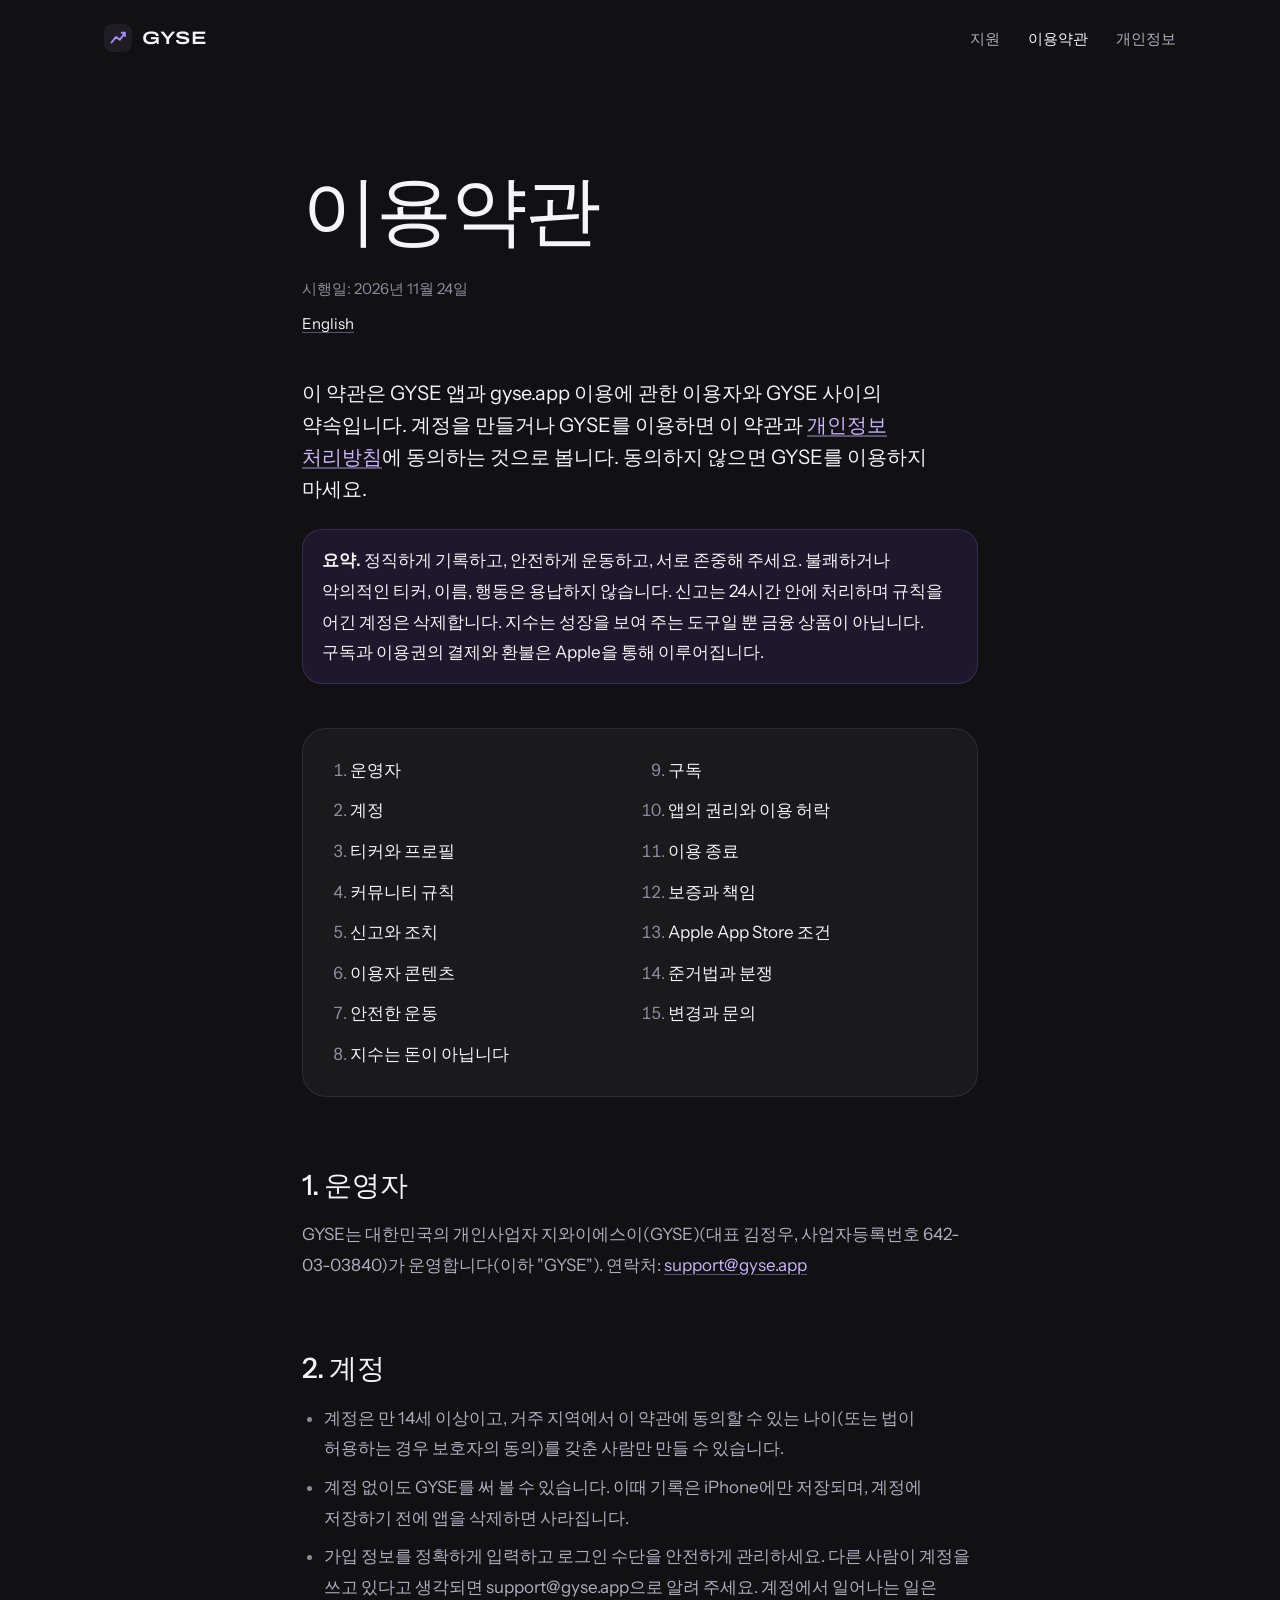
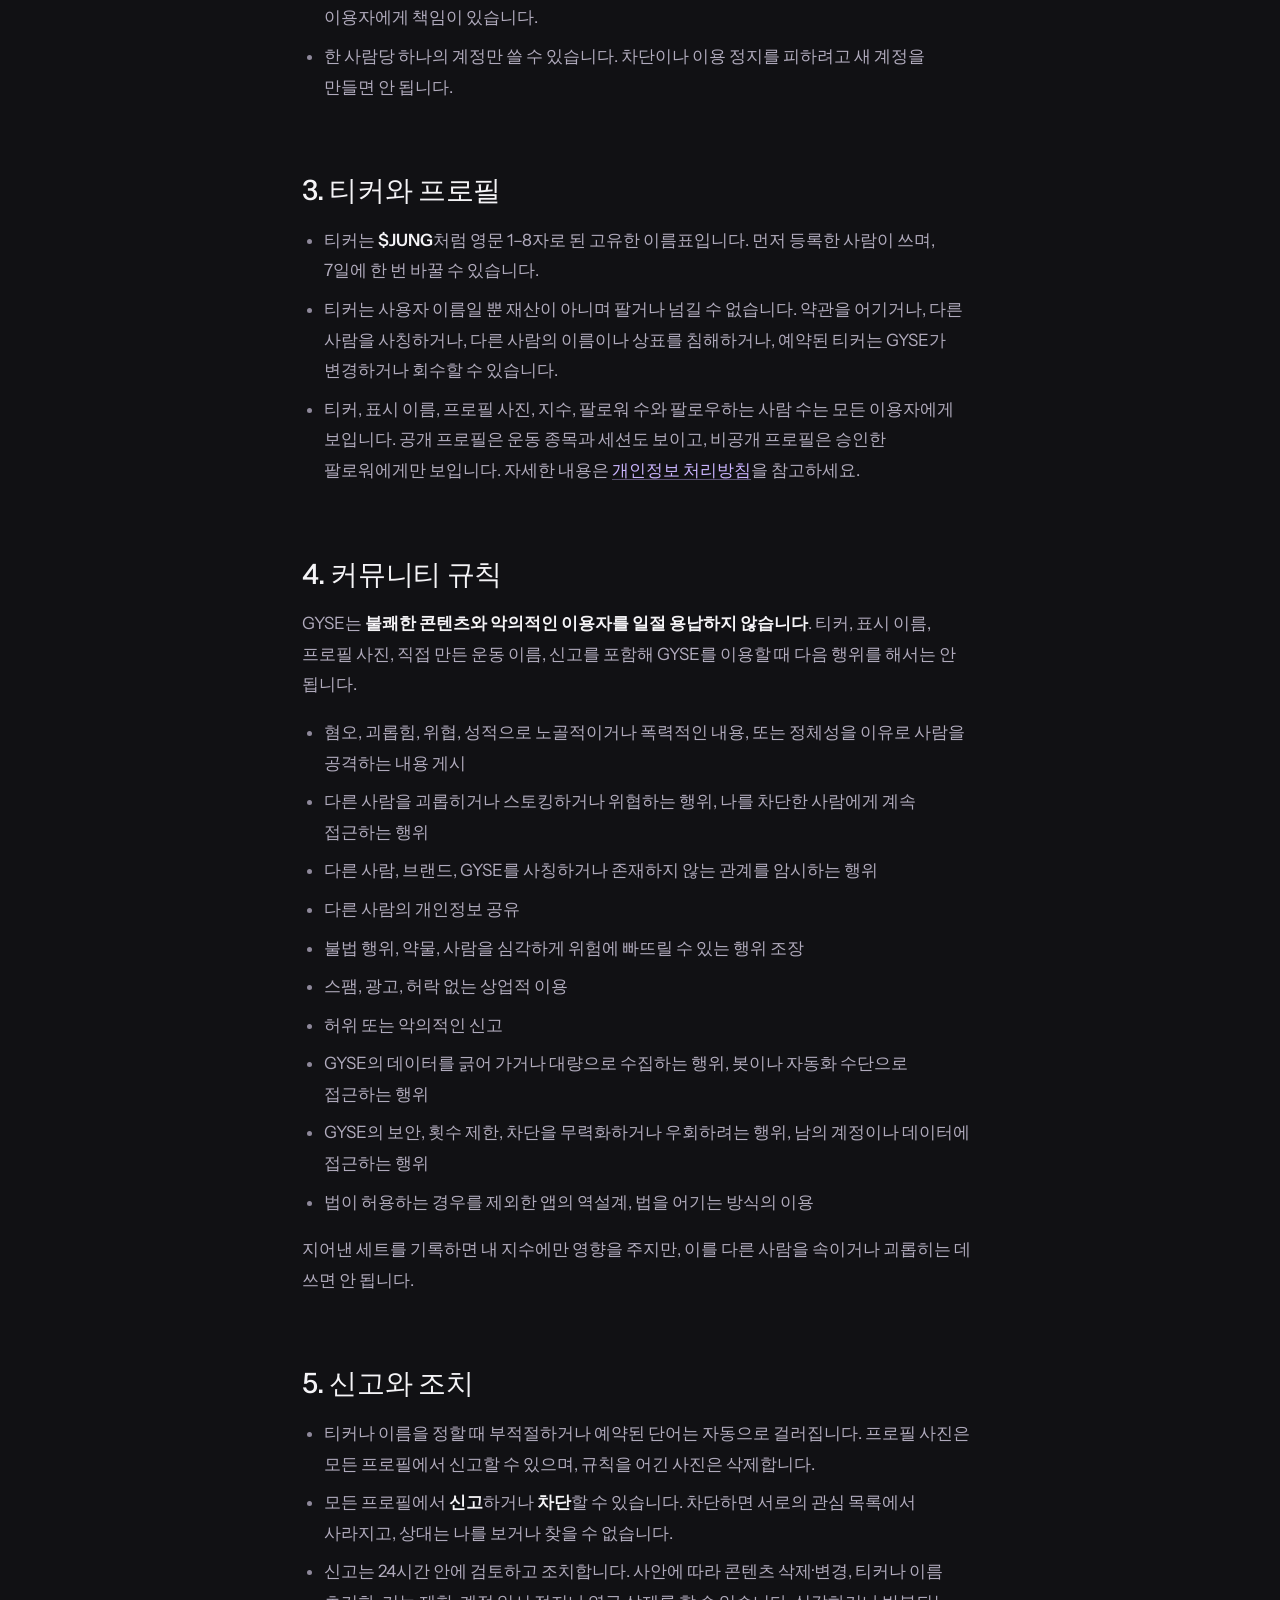
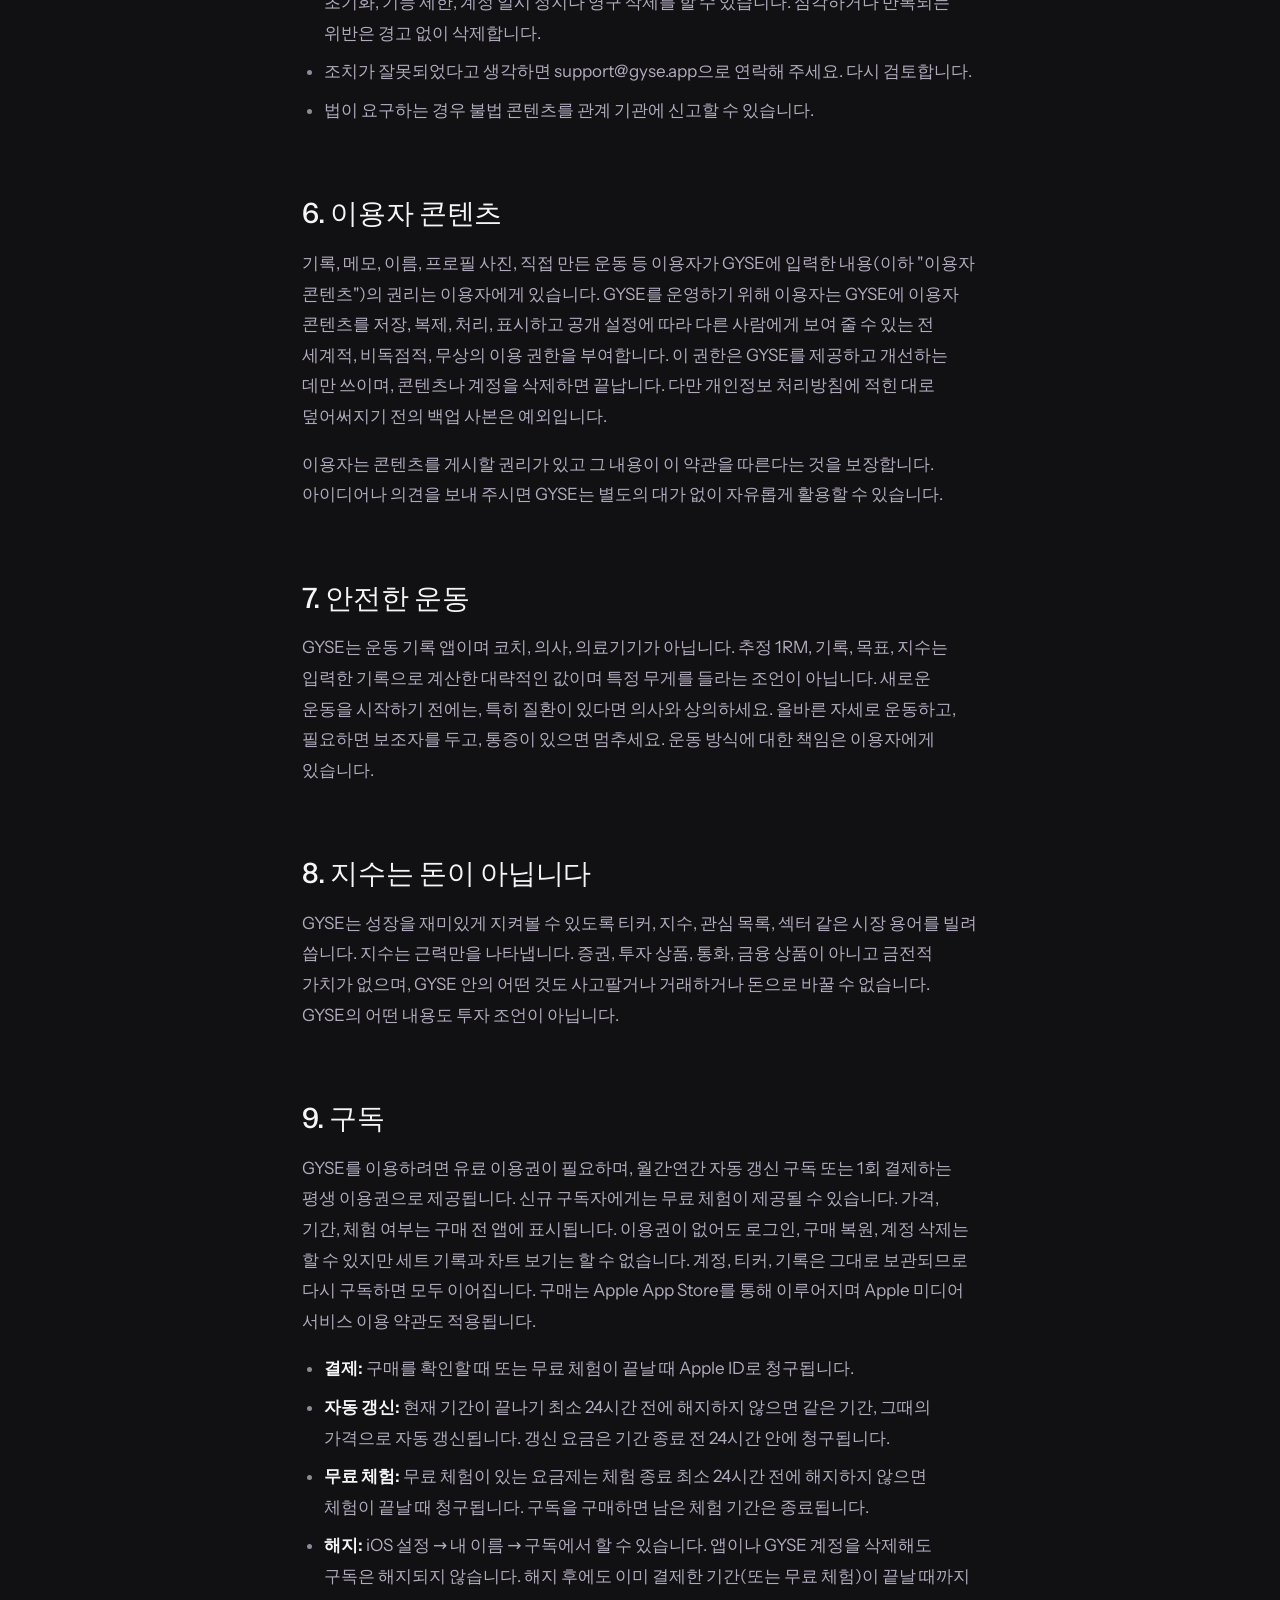
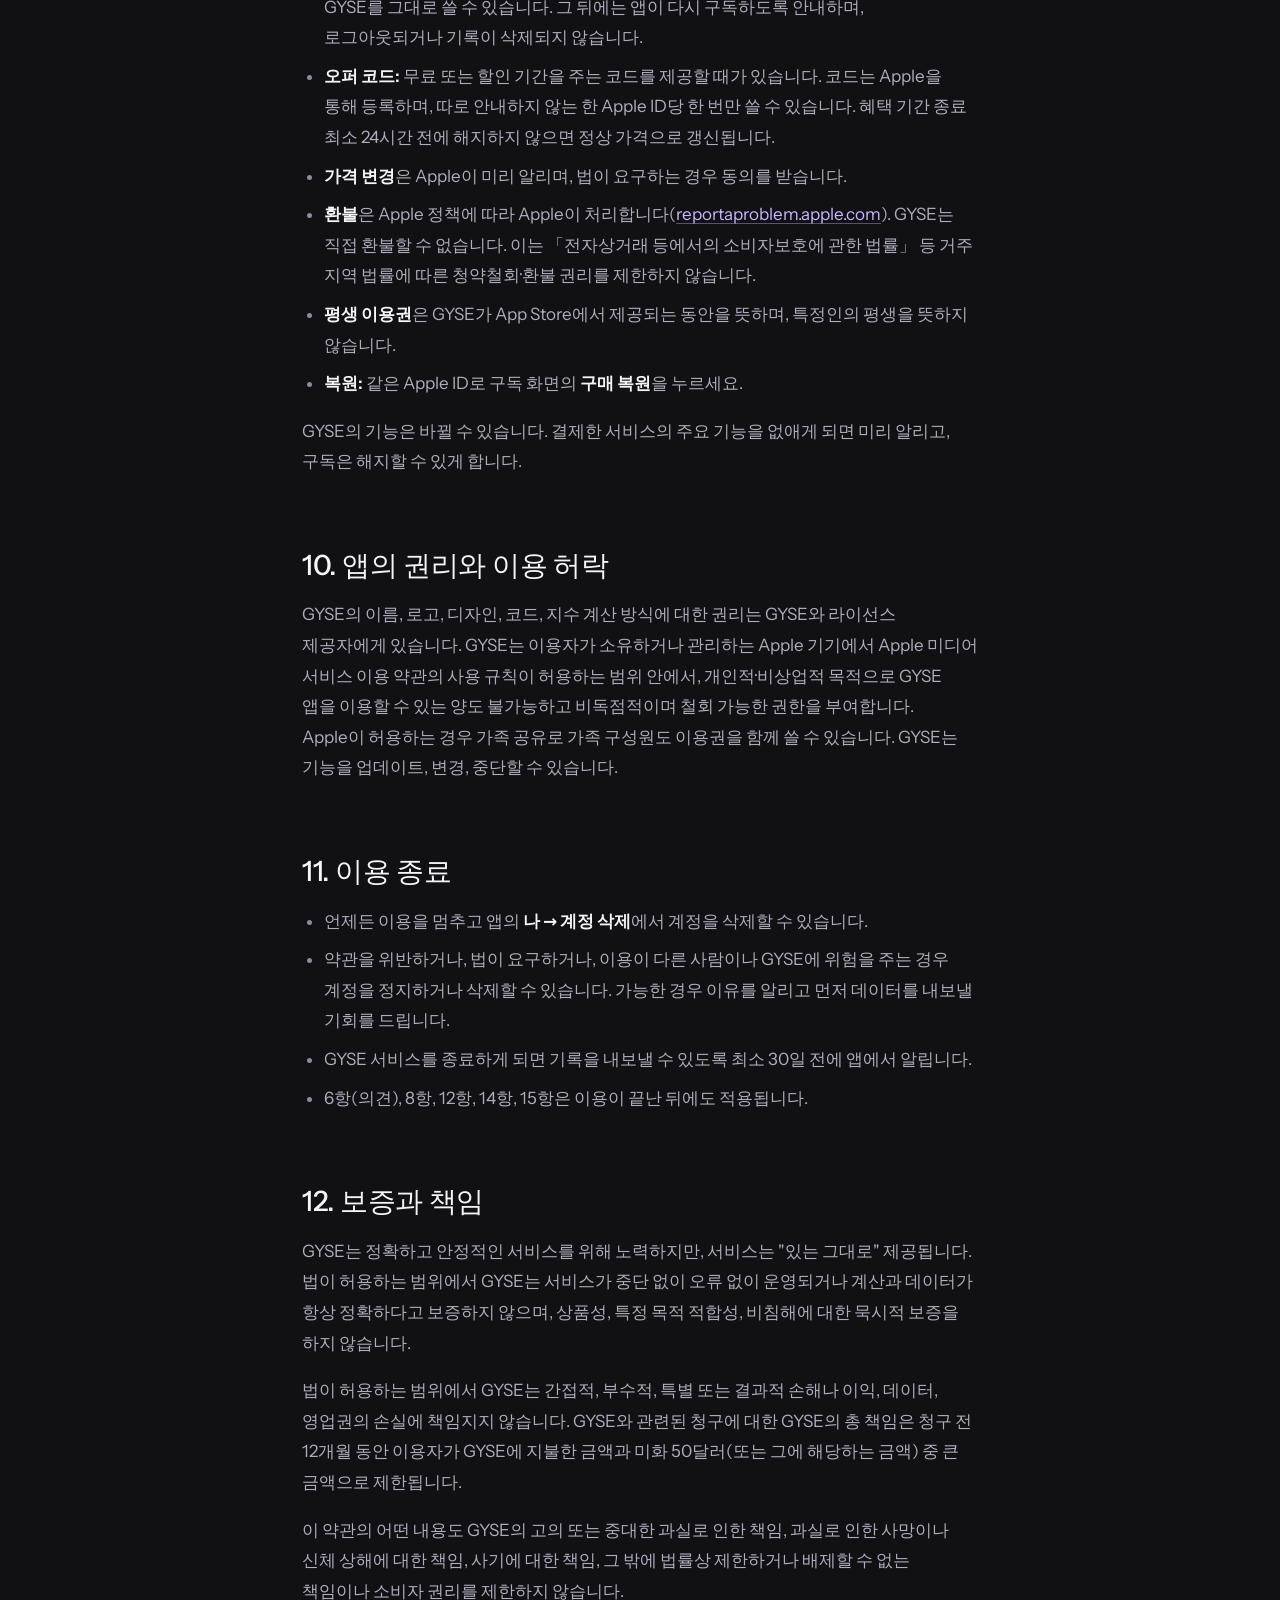
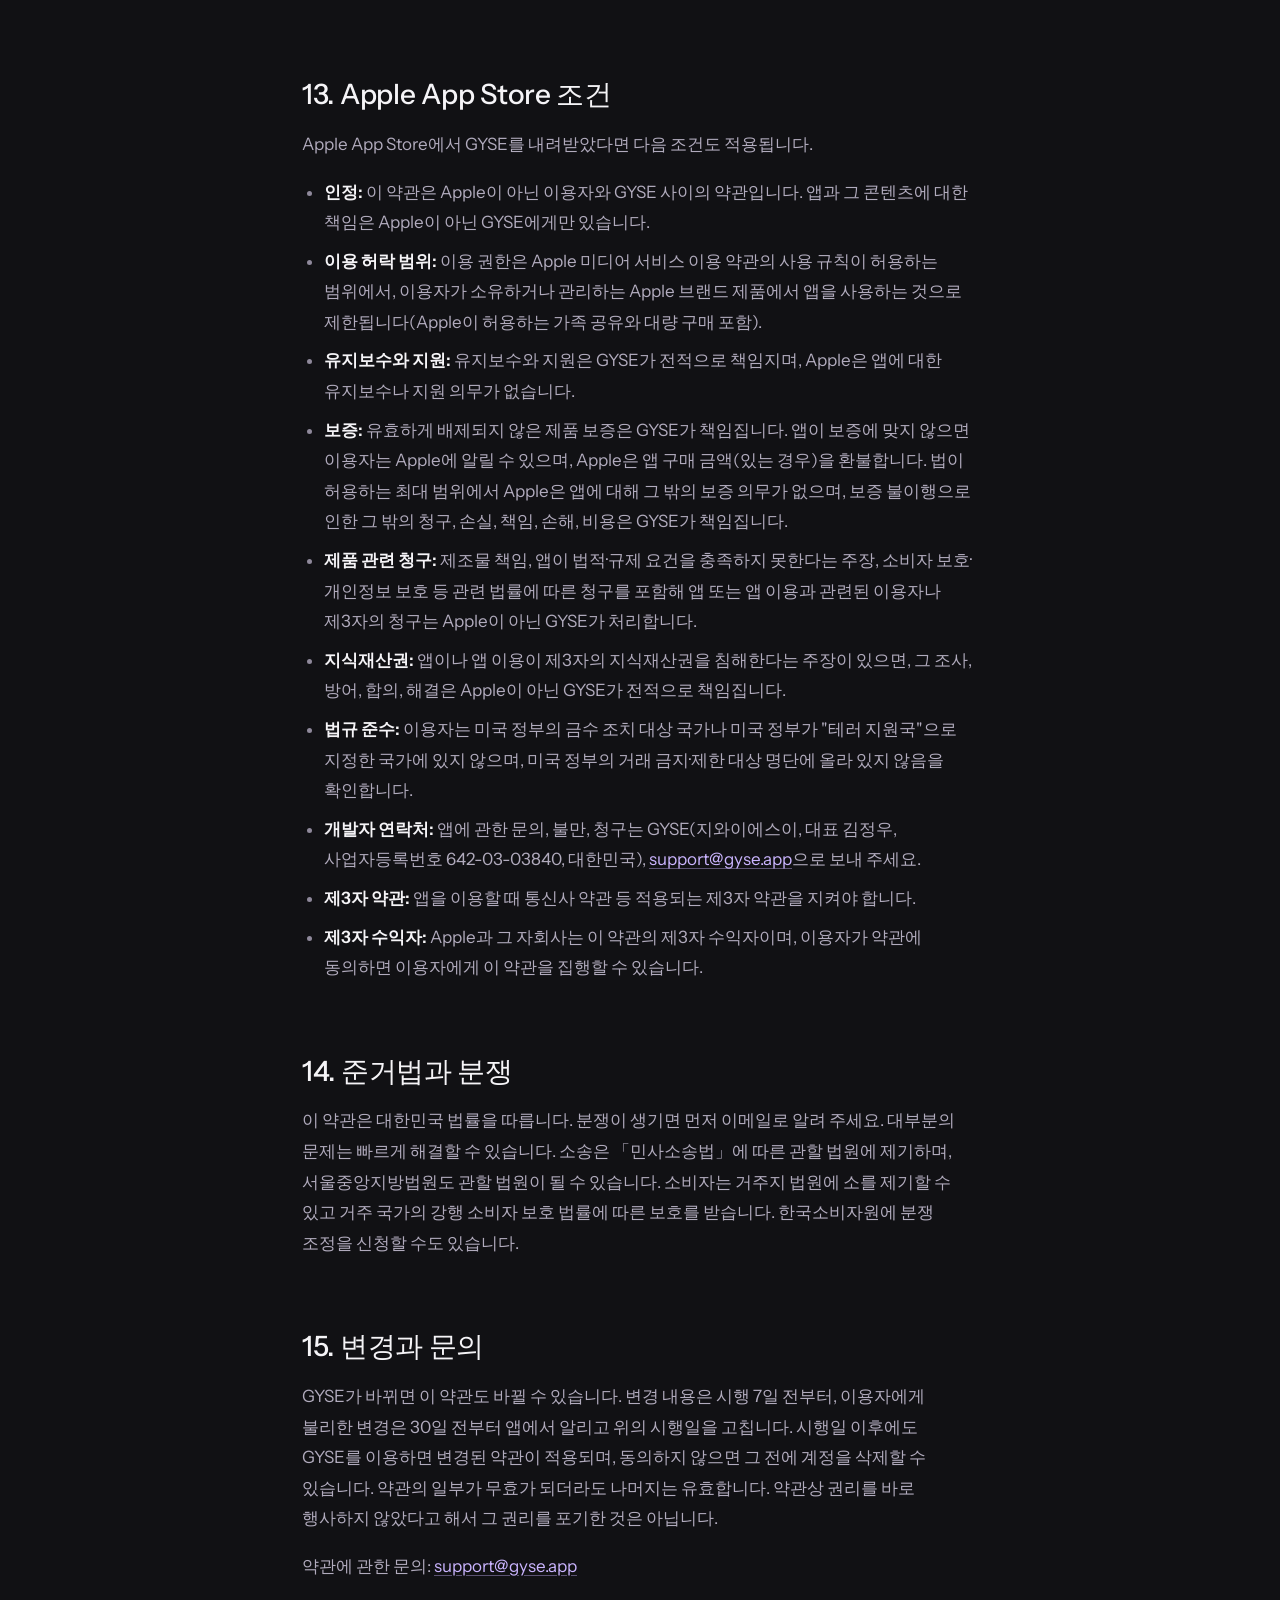
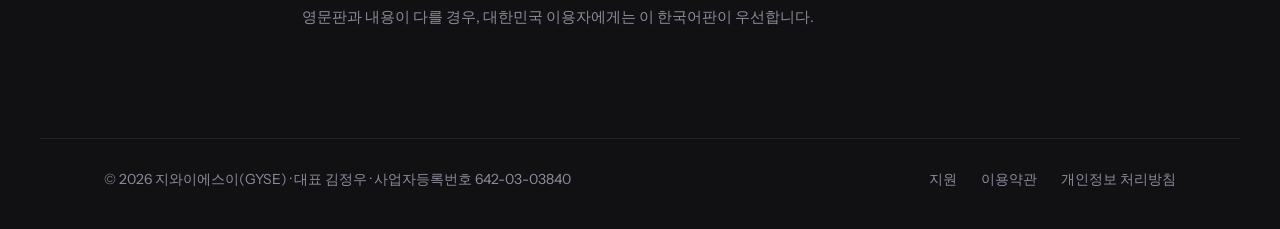
<file: ko/terms.html>
<!doctype html>
<html lang="ko">
<head>
<meta charset="utf-8">
<meta name="viewport" content="width=device-width, initial-scale=1">
<meta http-equiv="Content-Security-Policy" content="default-src 'self'; script-src 'none'; style-src 'self' 'unsafe-inline'; img-src 'self' data:; font-src 'self'; connect-src 'self'; object-src 'none'; base-uri 'none'; form-action 'none'">
<meta name="referrer" content="strict-origin-when-cross-origin">
<title>이용약관 · GYSE</title>
<meta name="description" content="GYSE 이용 규칙: 계정과 티커, 커뮤니티 규칙, 구독, 법적 조건.">
<meta name="theme-color" content="#111114">
<meta name="color-scheme" content="dark">
<link rel="icon" href="/favicon.ico" sizes="32x32">
<link rel="icon" href="/assets/icon.svg" type="image/svg+xml">
<link rel="apple-touch-icon" href="/apple-touch-icon.png">
<link rel="preload" as="font" type="font/woff2" href="/assets/fonts/instrument-sans-var.woff2" crossorigin>
<link rel="stylesheet" href="/assets/legal.css">
</head>
<body>
<header class="top">
  <a class="brand" href="/ko/" aria-label="GYSE 홈"><svg viewBox="0 0 28 28" aria-hidden="true"><rect width="28" height="28" rx="8" fill="#1F1C24"/><path d="M7.5 18.5l4.6-5.6 3.8 2.8 5-6.9M17.7 8.8h3.2V12" fill="none" stroke="#A78BFA" stroke-width="1.9" stroke-linecap="round" stroke-linejoin="round"/></svg>GYSE</a>
  <nav><a href="/support">지원</a><a href="/ko/terms" aria-current="page">이용약관</a><a href="/ko/privacy">개인정보</a></nav>
</header>
<main>
  <h1>이용약관</h1>
  <p class="meta">시행일: 2026년 11월 24일</p>
  <p class="lang"><a href="/terms" hreflang="en" lang="en">English</a></p>

  <p class="lede">이 약관은 GYSE 앱과 gyse.app 이용에 관한 이용자와 GYSE 사이의 약속입니다. 계정을 만들거나 GYSE를 이용하면 이 약관과 <a href="/ko/privacy">개인정보 처리방침</a>에 동의하는 것으로 봅니다. 동의하지 않으면 GYSE를 이용하지 마세요.</p>

  <div class="note"><p><strong>요약.</strong> 정직하게 기록하고, 안전하게 운동하고, 서로 존중해 주세요. 불쾌하거나 악의적인 티커, 이름, 행동은 용납하지 않습니다. 신고는 24시간 안에 처리하며 규칙을 어긴 계정은 삭제합니다. 지수는 성장을 보여 주는 도구일 뿐 금융 상품이 아닙니다. 구독과 이용권의 결제와 환불은 Apple을 통해 이루어집니다.</p></div>

  <nav class="toc" aria-label="목차"><ol>
    <li><a href="#who">운영자</a></li>
    <li><a href="#account">계정</a></li>
    <li><a href="#ticker">티커와 프로필</a></li>
    <li><a href="#rules">커뮤니티 규칙</a></li>
    <li><a href="#enforcement">신고와 조치</a></li>
    <li><a href="#content">이용자 콘텐츠</a></li>
    <li><a href="#health">안전한 운동</a></li>
    <li><a href="#index">지수는 돈이 아닙니다</a></li>
    <li><a href="#subscription">구독</a></li>
    <li><a href="#licence">앱의 권리와 이용 허락</a></li>
    <li><a href="#ending">이용 종료</a></li>
    <li><a href="#liability">보증과 책임</a></li>
    <li><a href="#apple">Apple App Store 조건</a></li>
    <li><a href="#law">준거법과 분쟁</a></li>
    <li><a href="#changes">변경과 문의</a></li>
  </ol></nav>

  <h2 id="who">1. 운영자</h2>
  <p>GYSE는 대한민국의 개인사업자 지와이에스이(GYSE)(대표 김정우, 사업자등록번호 642-03-03840)가 운영합니다(이하 "GYSE"). 연락처: <a href="mailto:support@gyse.app">support@gyse.app</a></p>

  <h2 id="account">2. 계정</h2>
  <ul>
    <li>계정은 만 14세 이상이고, 거주 지역에서 이 약관에 동의할 수 있는 나이(또는 법이 허용하는 경우 보호자의 동의)를 갖춘 사람만 만들 수 있습니다.</li>
    <li>계정 없이도 GYSE를 써 볼 수 있습니다. 이때 기록은 iPhone에만 저장되며, 계정에 저장하기 전에 앱을 삭제하면 사라집니다.</li>
    <li>가입 정보를 정확하게 입력하고 로그인 수단을 안전하게 관리하세요. 다른 사람이 계정을 쓰고 있다고 생각되면 support@gyse.app으로 알려 주세요. 계정에서 일어나는 일은 이용자에게 책임이 있습니다.</li>
    <li>한 사람당 하나의 계정만 쓸 수 있습니다. 차단이나 이용 정지를 피하려고 새 계정을 만들면 안 됩니다.</li>
  </ul>

  <h2 id="ticker">3. 티커와 프로필</h2>
  <ul>
    <li>티커는 <code>$JUNG</code>처럼 영문 1–8자로 된 고유한 이름표입니다. 먼저 등록한 사람이 쓰며, 7일에 한 번 바꿀 수 있습니다.</li>
    <li>티커는 사용자 이름일 뿐 재산이 아니며 팔거나 넘길 수 없습니다. 약관을 어기거나, 다른 사람을 사칭하거나, 다른 사람의 이름이나 상표를 침해하거나, 예약된 티커는 GYSE가 변경하거나 회수할 수 있습니다.</li>
    <li>티커, 표시 이름, 프로필 사진, 지수, 팔로워 수와 팔로우하는 사람 수는 모든 이용자에게 보입니다. 공개 프로필은 운동 종목과 세션도 보이고, 비공개 프로필은 승인한 팔로워에게만 보입니다. 자세한 내용은 <a href="/ko/privacy#visible">개인정보 처리방침</a>을 참고하세요.</li>
  </ul>

  <h2 id="rules">4. 커뮤니티 규칙</h2>
  <p>GYSE는 <strong>불쾌한 콘텐츠와 악의적인 이용자를 일절 용납하지 않습니다</strong>. 티커, 표시 이름, 프로필 사진, 직접 만든 운동 이름, 신고를 포함해 GYSE를 이용할 때 다음 행위를 해서는 안 됩니다.</p>
  <ul>
    <li>혐오, 괴롭힘, 위협, 성적으로 노골적이거나 폭력적인 내용, 또는 정체성을 이유로 사람을 공격하는 내용 게시</li>
    <li>다른 사람을 괴롭히거나 스토킹하거나 위협하는 행위, 나를 차단한 사람에게 계속 접근하는 행위</li>
    <li>다른 사람, 브랜드, GYSE를 사칭하거나 존재하지 않는 관계를 암시하는 행위</li>
    <li>다른 사람의 개인정보 공유</li>
    <li>불법 행위, 약물, 사람을 심각하게 위험에 빠뜨릴 수 있는 행위 조장</li>
    <li>스팸, 광고, 허락 없는 상업적 이용</li>
    <li>허위 또는 악의적인 신고</li>
    <li>GYSE의 데이터를 긁어 가거나 대량으로 수집하는 행위, 봇이나 자동화 수단으로 접근하는 행위</li>
    <li>GYSE의 보안, 횟수 제한, 차단을 무력화하거나 우회하려는 행위, 남의 계정이나 데이터에 접근하는 행위</li>
    <li>법이 허용하는 경우를 제외한 앱의 역설계, 법을 어기는 방식의 이용</li>
  </ul>
  <p>지어낸 세트를 기록하면 내 지수에만 영향을 주지만, 이를 다른 사람을 속이거나 괴롭히는 데 쓰면 안 됩니다.</p>

  <h2 id="enforcement">5. 신고와 조치</h2>
  <ul>
    <li>티커나 이름을 정할 때 부적절하거나 예약된 단어는 자동으로 걸러집니다. 프로필 사진은 모든 프로필에서 신고할 수 있으며, 규칙을 어긴 사진은 삭제합니다.</li>
    <li>모든 프로필에서 <strong>신고</strong>하거나 <strong>차단</strong>할 수 있습니다. 차단하면 서로의 관심 목록에서 사라지고, 상대는 나를 보거나 찾을 수 없습니다.</li>
    <li>신고는 24시간 안에 검토하고 조치합니다. 사안에 따라 콘텐츠 삭제·변경, 티커나 이름 초기화, 기능 제한, 계정 일시 정지나 영구 삭제를 할 수 있습니다. 심각하거나 반복되는 위반은 경고 없이 삭제합니다.</li>
    <li>조치가 잘못되었다고 생각하면 support@gyse.app으로 연락해 주세요. 다시 검토합니다.</li>
    <li>법이 요구하는 경우 불법 콘텐츠를 관계 기관에 신고할 수 있습니다.</li>
  </ul>

  <h2 id="content">6. 이용자 콘텐츠</h2>
  <p>기록, 메모, 이름, 프로필 사진, 직접 만든 운동 등 이용자가 GYSE에 입력한 내용(이하 "이용자 콘텐츠")의 권리는 이용자에게 있습니다. GYSE를 운영하기 위해 이용자는 GYSE에 이용자 콘텐츠를 저장, 복제, 처리, 표시하고 공개 설정에 따라 다른 사람에게 보여 줄 수 있는 전 세계적, 비독점적, 무상의 이용 권한을 부여합니다. 이 권한은 GYSE를 제공하고 개선하는 데만 쓰이며, 콘텐츠나 계정을 삭제하면 끝납니다. 다만 개인정보 처리방침에 적힌 대로 덮어써지기 전의 백업 사본은 예외입니다.</p>
  <p>이용자는 콘텐츠를 게시할 권리가 있고 그 내용이 이 약관을 따른다는 것을 보장합니다. 아이디어나 의견을 보내 주시면 GYSE는 별도의 대가 없이 자유롭게 활용할 수 있습니다.</p>

  <h2 id="health">7. 안전한 운동</h2>
  <p>GYSE는 운동 기록 앱이며 코치, 의사, 의료기기가 아닙니다. 추정 1RM, 기록, 목표, 지수는 입력한 기록으로 계산한 대략적인 값이며 특정 무게를 들라는 조언이 아닙니다. 새로운 운동을 시작하기 전에는, 특히 질환이 있다면 의사와 상의하세요. 올바른 자세로 운동하고, 필요하면 보조자를 두고, 통증이 있으면 멈추세요. 운동 방식에 대한 책임은 이용자에게 있습니다.</p>

  <h2 id="index">8. 지수는 돈이 아닙니다</h2>
  <p>GYSE는 성장을 재미있게 지켜볼 수 있도록 티커, 지수, 관심 목록, 섹터 같은 시장 용어를 빌려 씁니다. 지수는 근력만을 나타냅니다. 증권, 투자 상품, 통화, 금융 상품이 아니고 금전적 가치가 없으며, GYSE 안의 어떤 것도 사고팔거나 거래하거나 돈으로 바꿀 수 없습니다. GYSE의 어떤 내용도 투자 조언이 아닙니다.</p>

  <h2 id="subscription">9. 구독</h2>
  <p>GYSE를 이용하려면 유료 이용권이 필요하며, 월간·연간 자동 갱신 구독 또는 1회 결제하는 평생 이용권으로 제공됩니다. 신규 구독자에게는 무료 체험이 제공될 수 있습니다. 가격, 기간, 체험 여부는 구매 전 앱에 표시됩니다. 이용권이 없어도 로그인, 구매 복원, 계정 삭제는 할 수 있지만 세트 기록과 차트 보기는 할 수 없습니다. 계정, 티커, 기록은 그대로 보관되므로 다시 구독하면 모두 이어집니다. 구매는 Apple App Store를 통해 이루어지며 Apple 미디어 서비스 이용 약관도 적용됩니다.</p>
  <ul>
    <li><strong>결제:</strong> 구매를 확인할 때 또는 무료 체험이 끝날 때 Apple ID로 청구됩니다.</li>
    <li><strong>자동 갱신:</strong> 현재 기간이 끝나기 최소 24시간 전에 해지하지 않으면 같은 기간, 그때의 가격으로 자동 갱신됩니다. 갱신 요금은 기간 종료 전 24시간 안에 청구됩니다.</li>
    <li><strong>무료 체험:</strong> 무료 체험이 있는 요금제는 체험 종료 최소 24시간 전에 해지하지 않으면 체험이 끝날 때 청구됩니다. 구독을 구매하면 남은 체험 기간은 종료됩니다.</li>
    <li><strong>해지:</strong> iOS 설정 → 내 이름 → 구독에서 할 수 있습니다. 앱이나 GYSE 계정을 삭제해도 구독은 해지되지 않습니다. 해지 후에도 이미 결제한 기간(또는 무료 체험)이 끝날 때까지 GYSE를 그대로 쓸 수 있습니다. 그 뒤에는 앱이 다시 구독하도록 안내하며, 로그아웃되거나 기록이 삭제되지 않습니다.</li>
    <li><strong>오퍼 코드:</strong> 무료 또는 할인 기간을 주는 코드를 제공할 때가 있습니다. 코드는 Apple을 통해 등록하며, 따로 안내하지 않는 한 Apple ID당 한 번만 쓸 수 있습니다. 혜택 기간 종료 최소 24시간 전에 해지하지 않으면 정상 가격으로 갱신됩니다.</li>
    <li><strong>가격 변경</strong>은 Apple이 미리 알리며, 법이 요구하는 경우 동의를 받습니다.</li>
    <li><strong>환불</strong>은 Apple 정책에 따라 Apple이 처리합니다(<a href="https://reportaproblem.apple.com">reportaproblem.apple.com</a>). GYSE는 직접 환불할 수 없습니다. 이는 「전자상거래 등에서의 소비자보호에 관한 법률」 등 거주 지역 법률에 따른 청약철회·환불 권리를 제한하지 않습니다.</li>
    <li><strong>평생 이용권</strong>은 GYSE가 App Store에서 제공되는 동안을 뜻하며, 특정인의 평생을 뜻하지 않습니다.</li>
    <li><strong>복원:</strong> 같은 Apple ID로 구독 화면의 <strong>구매 복원</strong>을 누르세요.</li>
  </ul>
  <p>GYSE의 기능은 바뀔 수 있습니다. 결제한 서비스의 주요 기능을 없애게 되면 미리 알리고, 구독은 해지할 수 있게 합니다.</p>

  <h2 id="licence">10. 앱의 권리와 이용 허락</h2>
  <p>GYSE의 이름, 로고, 디자인, 코드, 지수 계산 방식에 대한 권리는 GYSE와 라이선스 제공자에게 있습니다. GYSE는 이용자가 소유하거나 관리하는 Apple 기기에서 Apple 미디어 서비스 이용 약관의 사용 규칙이 허용하는 범위 안에서, 개인적·비상업적 목적으로 GYSE 앱을 이용할 수 있는 양도 불가능하고 비독점적이며 철회 가능한 권한을 부여합니다. Apple이 허용하는 경우 가족 공유로 가족 구성원도 이용권을 함께 쓸 수 있습니다. GYSE는 기능을 업데이트, 변경, 중단할 수 있습니다.</p>

  <h2 id="ending">11. 이용 종료</h2>
  <ul>
    <li>언제든 이용을 멈추고 앱의 <strong>나 → 계정 삭제</strong>에서 계정을 삭제할 수 있습니다.</li>
    <li>약관을 위반하거나, 법이 요구하거나, 이용이 다른 사람이나 GYSE에 위험을 주는 경우 계정을 정지하거나 삭제할 수 있습니다. 가능한 경우 이유를 알리고 먼저 데이터를 내보낼 기회를 드립니다.</li>
    <li>GYSE 서비스를 종료하게 되면 기록을 내보낼 수 있도록 최소 30일 전에 앱에서 알립니다.</li>
    <li>6항(의견), 8항, 12항, 14항, 15항은 이용이 끝난 뒤에도 적용됩니다.</li>
  </ul>

  <h2 id="liability">12. 보증과 책임</h2>
  <p>GYSE는 정확하고 안정적인 서비스를 위해 노력하지만, 서비스는 "있는 그대로" 제공됩니다. 법이 허용하는 범위에서 GYSE는 서비스가 중단 없이 오류 없이 운영되거나 계산과 데이터가 항상 정확하다고 보증하지 않으며, 상품성, 특정 목적 적합성, 비침해에 대한 묵시적 보증을 하지 않습니다.</p>
  <p>법이 허용하는 범위에서 GYSE는 간접적, 부수적, 특별 또는 결과적 손해나 이익, 데이터, 영업권의 손실에 책임지지 않습니다. GYSE와 관련된 청구에 대한 GYSE의 총 책임은 청구 전 12개월 동안 이용자가 GYSE에 지불한 금액과 미화 50달러(또는 그에 해당하는 금액) 중 큰 금액으로 제한됩니다.</p>
  <p>이 약관의 어떤 내용도 GYSE의 고의 또는 중대한 과실로 인한 책임, 과실로 인한 사망이나 신체 상해에 대한 책임, 사기에 대한 책임, 그 밖에 법률상 제한하거나 배제할 수 없는 책임이나 소비자 권리를 제한하지 않습니다.</p>

  <h2 id="apple">13. Apple App Store 조건</h2>
  <p>Apple App Store에서 GYSE를 내려받았다면 다음 조건도 적용됩니다.</p>
  <ul>
    <li><strong>인정:</strong> 이 약관은 Apple이 아닌 이용자와 GYSE 사이의 약관입니다. 앱과 그 콘텐츠에 대한 책임은 Apple이 아닌 GYSE에게만 있습니다.</li>
    <li><strong>이용 허락 범위:</strong> 이용 권한은 Apple 미디어 서비스 이용 약관의 사용 규칙이 허용하는 범위에서, 이용자가 소유하거나 관리하는 Apple 브랜드 제품에서 앱을 사용하는 것으로 제한됩니다(Apple이 허용하는 가족 공유와 대량 구매 포함).</li>
    <li><strong>유지보수와 지원:</strong> 유지보수와 지원은 GYSE가 전적으로 책임지며, Apple은 앱에 대한 유지보수나 지원 의무가 없습니다.</li>
    <li><strong>보증:</strong> 유효하게 배제되지 않은 제품 보증은 GYSE가 책임집니다. 앱이 보증에 맞지 않으면 이용자는 Apple에 알릴 수 있으며, Apple은 앱 구매 금액(있는 경우)을 환불합니다. 법이 허용하는 최대 범위에서 Apple은 앱에 대해 그 밖의 보증 의무가 없으며, 보증 불이행으로 인한 그 밖의 청구, 손실, 책임, 손해, 비용은 GYSE가 책임집니다.</li>
    <li><strong>제품 관련 청구:</strong> 제조물 책임, 앱이 법적·규제 요건을 충족하지 못한다는 주장, 소비자 보호·개인정보 보호 등 관련 법률에 따른 청구를 포함해 앱 또는 앱 이용과 관련된 이용자나 제3자의 청구는 Apple이 아닌 GYSE가 처리합니다.</li>
    <li><strong>지식재산권:</strong> 앱이나 앱 이용이 제3자의 지식재산권을 침해한다는 주장이 있으면, 그 조사, 방어, 합의, 해결은 Apple이 아닌 GYSE가 전적으로 책임집니다.</li>
    <li><strong>법규 준수:</strong> 이용자는 미국 정부의 금수 조치 대상 국가나 미국 정부가 "테러 지원국"으로 지정한 국가에 있지 않으며, 미국 정부의 거래 금지·제한 대상 명단에 올라 있지 않음을 확인합니다.</li>
    <li><strong>개발자 연락처:</strong> 앱에 관한 문의, 불만, 청구는 GYSE(지와이에스이, 대표 김정우, 사업자등록번호 642-03-03840, 대한민국), <a href="mailto:support@gyse.app">support@gyse.app</a>으로 보내 주세요.</li>
    <li><strong>제3자 약관:</strong> 앱을 이용할 때 통신사 약관 등 적용되는 제3자 약관을 지켜야 합니다.</li>
    <li><strong>제3자 수익자:</strong> Apple과 그 자회사는 이 약관의 제3자 수익자이며, 이용자가 약관에 동의하면 이용자에게 이 약관을 집행할 수 있습니다.</li>
  </ul>

  <h2 id="law">14. 준거법과 분쟁</h2>
  <p>이 약관은 대한민국 법률을 따릅니다. 분쟁이 생기면 먼저 이메일로 알려 주세요. 대부분의 문제는 빠르게 해결할 수 있습니다. 소송은 「민사소송법」에 따른 관할 법원에 제기하며, 서울중앙지방법원도 관할 법원이 될 수 있습니다. 소비자는 거주지 법원에 소를 제기할 수 있고 거주 국가의 강행 소비자 보호 법률에 따른 보호를 받습니다. 한국소비자원에 분쟁 조정을 신청할 수도 있습니다.</p>

  <h2 id="changes">15. 변경과 문의</h2>
  <p>GYSE가 바뀌면 이 약관도 바뀔 수 있습니다. 변경 내용은 시행 7일 전부터, 이용자에게 불리한 변경은 30일 전부터 앱에서 알리고 위의 시행일을 고칩니다. 시행일 이후에도 GYSE를 이용하면 변경된 약관이 적용되며, 동의하지 않으면 그 전에 계정을 삭제할 수 있습니다. 약관의 일부가 무효가 되더라도 나머지는 유효합니다. 약관상 권리를 바로 행사하지 않았다고 해서 그 권리를 포기한 것은 아닙니다.</p>
  <p>약관에 관한 문의: <a href="mailto:support@gyse.app">support@gyse.app</a></p>
  <p class="meta">영문판과 내용이 다를 경우, 대한민국 이용자에게는 이 한국어판이 우선합니다.</p>
</main>
<footer><div class="in"><span>© 2026 지와이에스이(GYSE) · 대표 김정우 · 사업자등록번호 642-03-03840</span><span><a href="/support">지원</a><a href="/ko/terms">이용약관</a><a href="/ko/privacy">개인정보 처리방침</a></span></div></footer>
</body>
</html>
</file>
<file: assets/legal.css>
/* Shared style for gyse.app's reading pages (privacy, terms, support, and the Korean versions).
   Same tokens as the homepage: the app's charcoal and purple, Instrument Sans for words, Archivo Expanded for the wordmark. */
@font-face { font-family: "Instrument Sans"; src: url(/assets/fonts/instrument-sans-var.woff2) format("woff2"); font-weight: 400 700; font-display: swap; }
@font-face { font-family: "Archivo"; src: url(/assets/fonts/archivo-var.woff2) format("woff2"); font-weight: 100 900; font-stretch: 62% 125%; font-display: swap; }
:root { color-scheme: dark;
        --bg: #111114; --card: rgba(255,255,255,.04); --line: rgba(255,255,255,.08);
        --text: #F5F4F7; --body: #B1ABBD; --muted: #8F899B; --violet: #A78BFA; --lilac: #CBB5FF; --purple: #8B5CF6;
        --sans: "Instrument Sans", -apple-system, system-ui, sans-serif; --gutter: clamp(20px, 5vw, 72px); }
* { box-sizing: border-box; }
html { -webkit-text-size-adjust: 100%; scroll-padding-top: 24px; background: var(--bg); scrollbar-color: #2A2730 var(--bg); }
body { margin: 0; background: var(--bg); color: var(--body); font-family: var(--sans); font-size: 17px; line-height: 1.7; -webkit-font-smoothing: antialiased; text-rendering: optimizeLegibility; }
::selection { background: rgba(139,92,246,.5); color: #fff; }
:focus-visible { outline: 2px solid var(--violet); outline-offset: 3px; border-radius: 6px; }

/* Header, as on the homepage */
.top { max-width: 1200px; margin: 0 auto; padding: 0 var(--gutter); height: 76px; display: flex; justify-content: space-between; align-items: center; }
.brand { display: inline-flex; align-items: center; gap: 10px; color: var(--text); text-decoration: none; font-family: "Archivo", var(--sans); font-stretch: 125%; font-weight: 600; font-size: 18px; letter-spacing: .01em; }
.brand svg { width: 28px; height: 28px; }
.top nav { display: flex; gap: 28px; }
.top nav a { color: var(--body); text-decoration: none; font-size: 15px; transition: color 150ms ease; }
.top nav a[aria-current] { color: var(--text); }
@media (hover: hover) and (pointer: fine) { .top nav a:hover { color: var(--text); } }

/* Reading column */
main { max-width: 740px; margin: 0 auto; padding: clamp(64px, 10vh, 120px) clamp(20px, 4vw, 32px) clamp(96px, 12vh, 140px); }
h1, h2, h3 { color: var(--text); font-weight: 500; text-wrap: balance; }
h1 { letter-spacing: -.045em; line-height: .98; font-size: clamp(44px, 6.4vw, 76px); margin: 0; }
.meta { color: var(--muted); font-size: 15px; margin: 22px 0 0; }
.lang { color: var(--muted); font-size: 15px; margin-top: 8px; }
.lang a { color: var(--text); }
.lede { font-size: 20px; line-height: 1.6; color: var(--text); margin: 40px 0 0; }
h2 { letter-spacing: -.025em; line-height: 1.2; font-size: clamp(24px, 2.4vw, 28px); margin: 72px 0 14px; }
h3 { font-size: 18px; letter-spacing: -.01em; margin: 30px 0 6px; }
p, li, td { color: var(--body); }
strong { color: var(--text); font-weight: 600; }
a { color: var(--lilac); text-decoration-color: rgba(203,181,255,.4); text-underline-offset: 3px; transition: text-decoration-color 150ms ease; }
@media (hover: hover) and (pointer: fine) { a:hover { text-decoration-color: currentColor; } }
ul, ol { padding-left: 22px; }
li { margin: 8px 0; }
li::marker { color: var(--muted); }
code { font-family: inherit; font-weight: 600; color: var(--text); }

/* Contents, notes and tables sit on soft cards */
.toc { background: var(--card); box-shadow: inset 0 0 0 1px var(--line); border-radius: 24px; padding: 22px 28px; margin: 44px 0 0; }
.toc ol { margin: 0; padding-left: 20px; columns: 2; column-gap: 36px; }
.toc li { margin: 0; padding: 5px 0; break-inside: avoid; }
.toc a { color: var(--text); text-decoration: none; transition: color 150ms ease; }
@media (hover: hover) and (pointer: fine) { .toc a:hover { color: var(--lilac); } }
.note { background: rgba(139,92,246,.1); box-shadow: inset 0 0 0 1px rgba(167,139,250,.18); border-radius: 20px; padding: 16px 20px; margin: 24px 0; }
.note p { margin: 0; color: var(--text); }
.table { overflow-x: auto; margin: 18px 0; border-radius: 20px; background: var(--card); box-shadow: inset 0 0 0 1px var(--line); }
table { border-collapse: collapse; width: 100%; font-size: 15px; min-width: 560px; }
th, td { text-align: left; vertical-align: top; padding: 13px 16px; border-bottom: 1px solid var(--line); }
th { color: var(--text); font-weight: 600; font-size: 14px; }
tr:last-child td { border-bottom: 0; }

/* Footer, as on the homepage */
footer { color: var(--muted); font-size: 14px; }
footer .in { max-width: 1200px; margin: 0 auto; padding: 28px var(--gutter) max(36px, env(safe-area-inset-bottom)); border-top: 1px solid var(--line);
             display: flex; flex-wrap: wrap; justify-content: space-between; gap: 12px 24px; }
footer .in > span:last-child { display: flex; gap: 24px; }
footer a { color: var(--muted); text-decoration: none; transition: color 150ms ease; }
@media (hover: hover) and (pointer: fine) { footer a:hover { color: var(--text); } }

@media (max-width: 640px) {
  body { font-size: 16px; }
  .toc { padding: 18px 22px; }
  .toc ol { columns: 1; }
  .top nav { gap: 18px; }
  .top nav a { font-size: 14px; }
}
/* Korean pages: neither face has Hangul, so Hangul falls through to the system Korean face. */
:lang(ko) body, body:lang(ko) { font-family: "Instrument Sans", "Apple SD Gothic Neo", "Pretendard", "Noto Sans KR", "Malgun Gothic", system-ui, sans-serif;
                                word-break: keep-all; line-height: 1.8; }
:lang(ko) h1 { letter-spacing: -.02em; line-height: 1.15; }
:lang(ko) h2 { letter-spacing: -.01em; }
</file>
